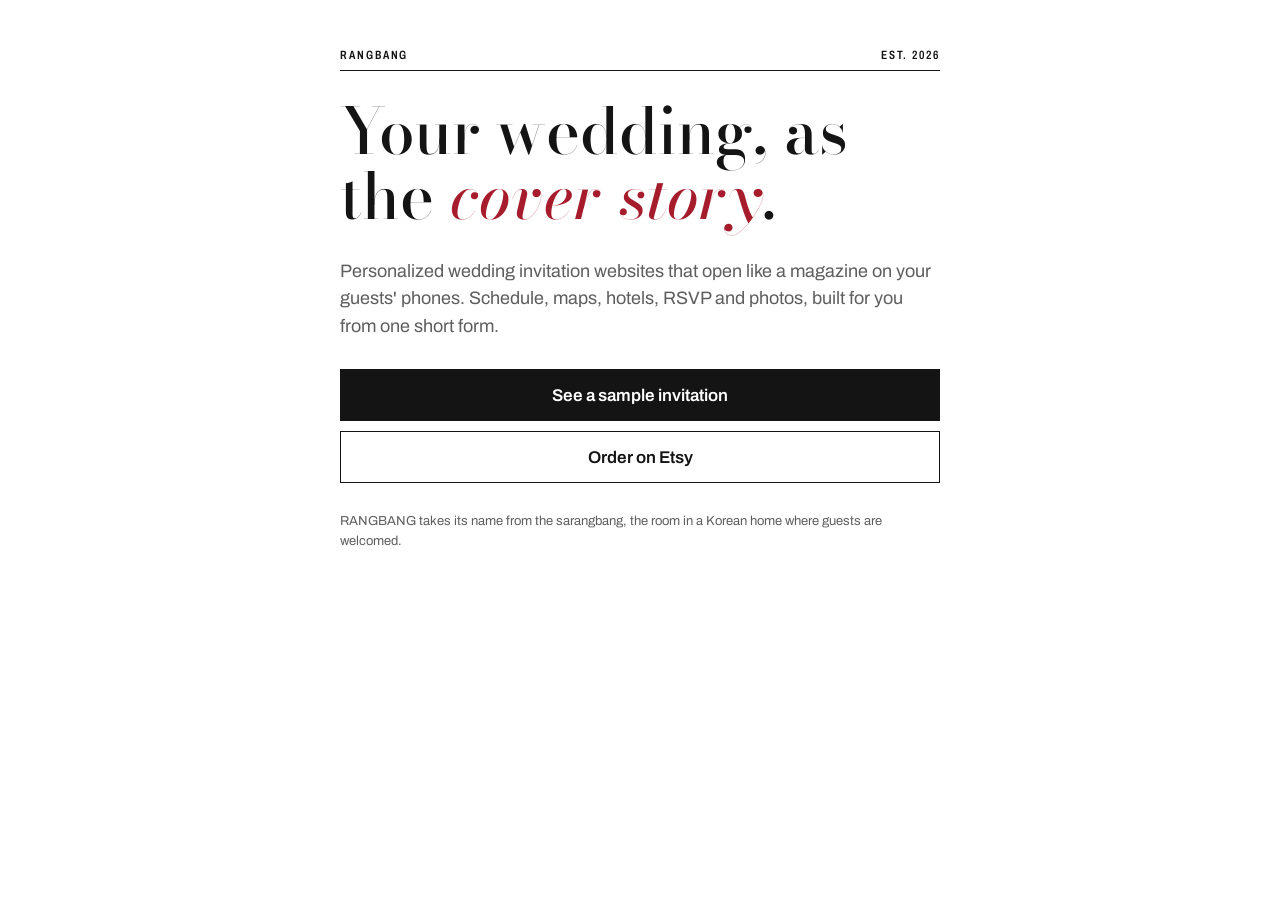
<file: index.html>
<!doctype html>
<html lang="en">
<head>
<meta charset="utf-8">
<meta name="viewport" content="width=device-width, initial-scale=1">
<title>RANGBANG · Wedding invitation websites that read like a magazine</title>
<meta name="description" content="Personalized wedding invitation websites that open like a magazine on your guests' phones. RSVP, schedule, maps, hotels and photos on one page.">
<meta property="og:title" content="RANGBANG">
<meta property="og:description" content="Wedding invitation websites that read like a magazine.">
<meta property="og:image" content="https://rangbang-studio.github.io/magazine/images/og.jpg">
<meta name="p:domain_verify" content="87df917d4a53a6c72e58a021d56336d2"/>
<link rel="icon" href="magazine/favicon.svg" type="image/svg+xml">
<link rel="stylesheet" href="magazine/fonts/fonts.css">
<style>
:root{ --ink:#141414; --paper:#FFFFFF; --accent:#A61C2C; --graphite:#5E5E5E }
*{ box-sizing:border-box }
html,body{ margin:0; background:var(--paper); color:var(--ink); font-family:'Archivo','Helvetica Neue',Arial,sans-serif }
main{ max-width:640px; margin:0 auto; padding:48px 20px 64px; display:grid; gap:28px }
.top{ display:flex; justify-content:space-between; font-size:12px; font-weight:600; font-stretch:72%; letter-spacing:.16em; text-transform:uppercase; padding-bottom:8px; border-bottom:1.5px solid var(--ink) }
h1{ margin:0; font-family:'Bodoni Moda',Didot,Georgia,serif; font-weight:500; font-size:clamp(40px,10vw,64px); line-height:1.02; text-wrap:balance }
h1 i{ color:var(--accent) }
p{ margin:0; font-size:18px; line-height:1.55; color:var(--graphite) }
.btns{ display:grid; gap:10px }
a.btn{ display:flex; align-items:center; justify-content:center; min-height:52px; font-weight:600; font-size:17px; text-decoration:none; border:1.5px solid var(--ink); color:var(--ink) }
a.btn.solid{ background:var(--ink); color:var(--paper) }
.foot{ font-size:13px; color:var(--graphite) }
</style>
</head>
<body>
<main>
  <div class="top"><span>RANGBANG</span><span>Est. 2026</span></div>
  <h1>Your wedding, as the <i>cover story</i>.</h1>
  <p>Personalized wedding invitation websites that open like a magazine on your guests' phones. Schedule, maps, hotels, RSVP and photos, built for you from one short form.</p>
  <div class="btns">
    <a class="btn solid" href="magazine/">See a sample invitation</a>
    <a class="btn" href="https://www.etsy.com/shop/RANGBANG">Order on Etsy</a>
  </div>
  <p class="foot">RANGBANG takes its name from the sarangbang, the room in a Korean home where guests are welcomed.</p>
</main>
</body>
</html>
</file>
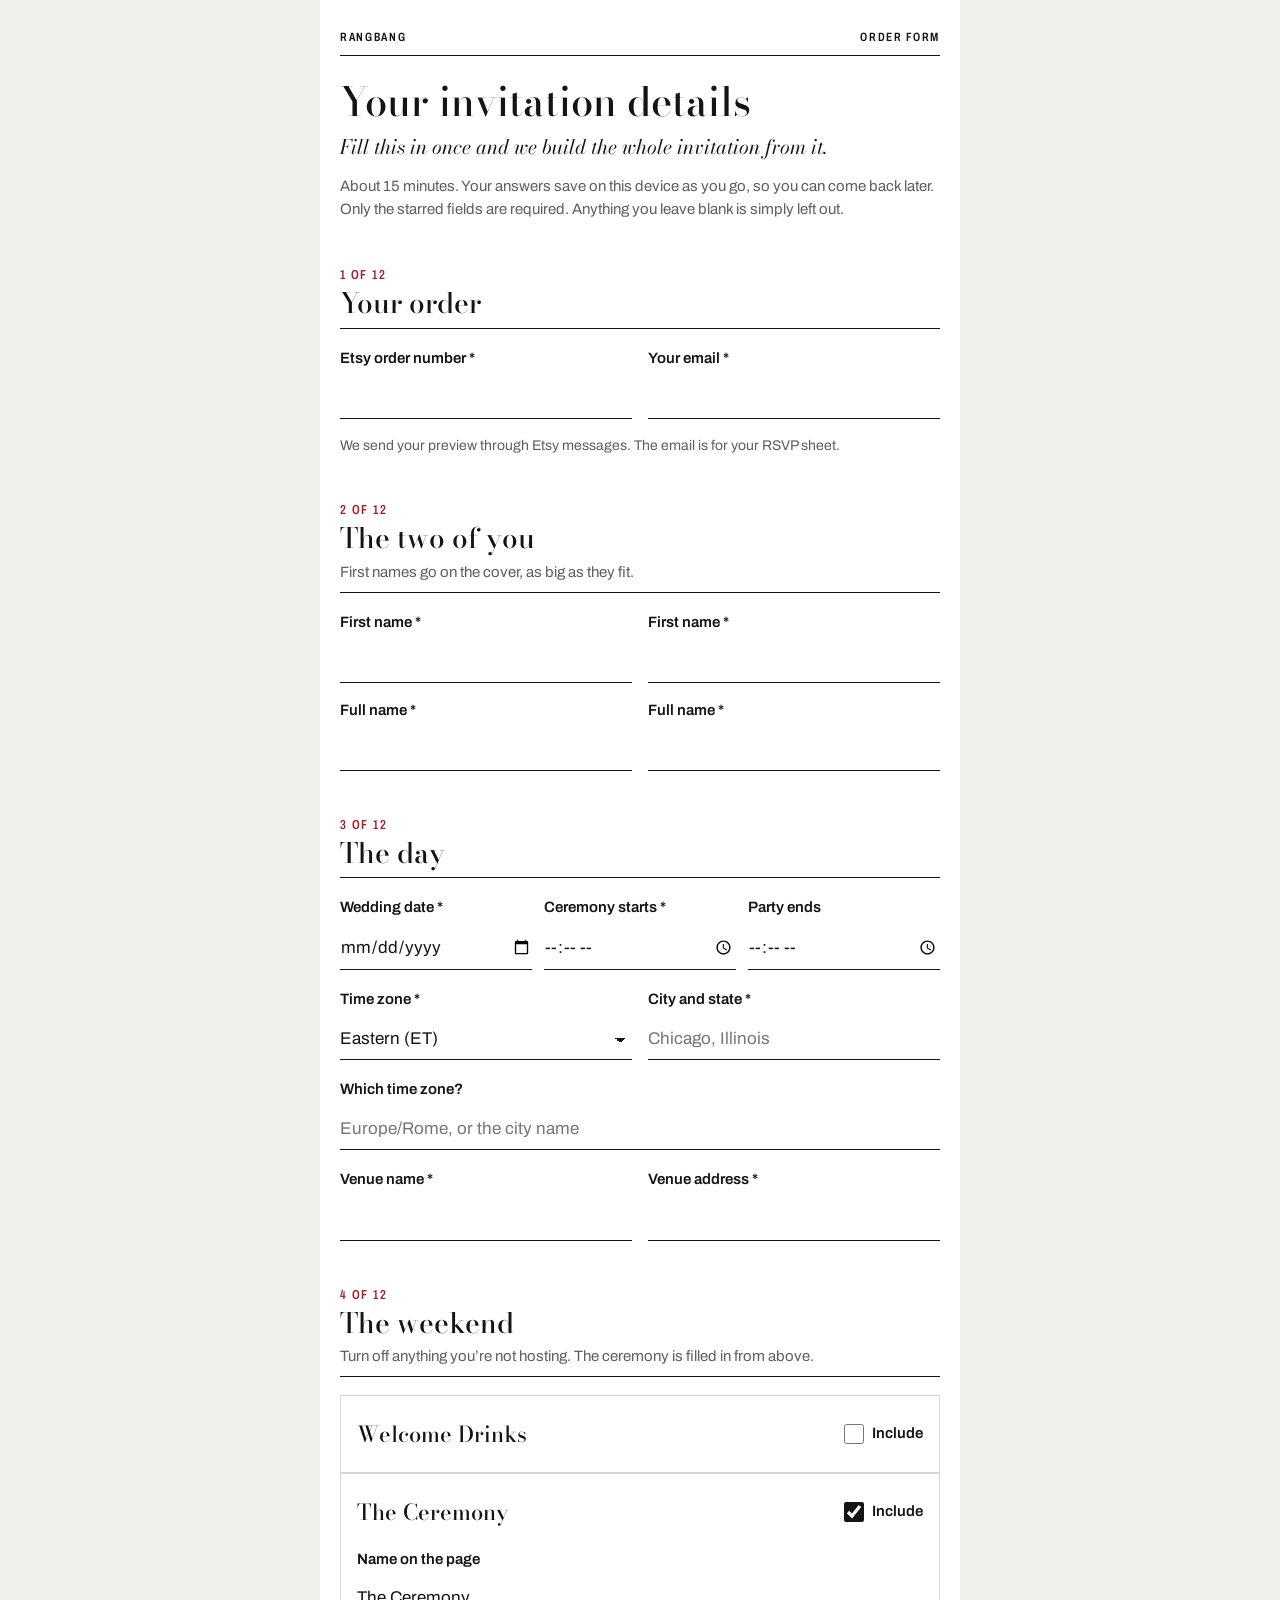
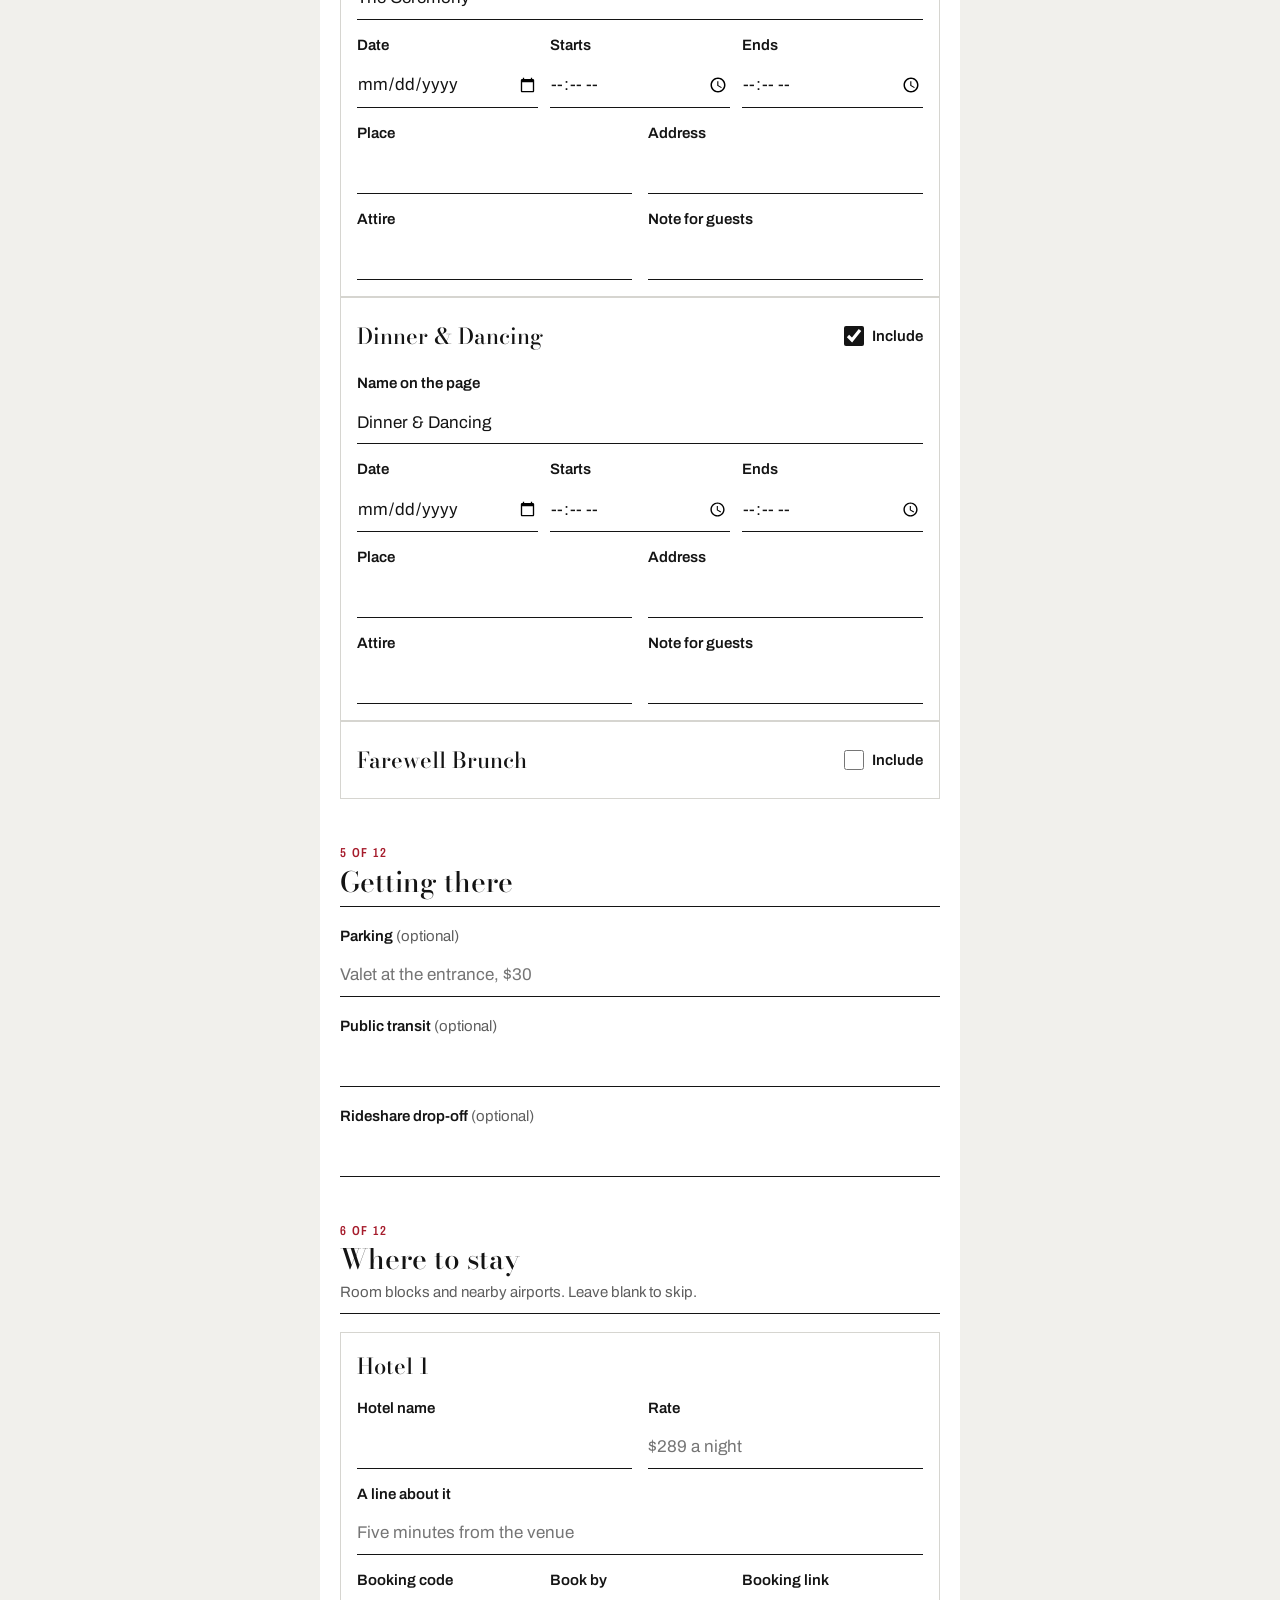
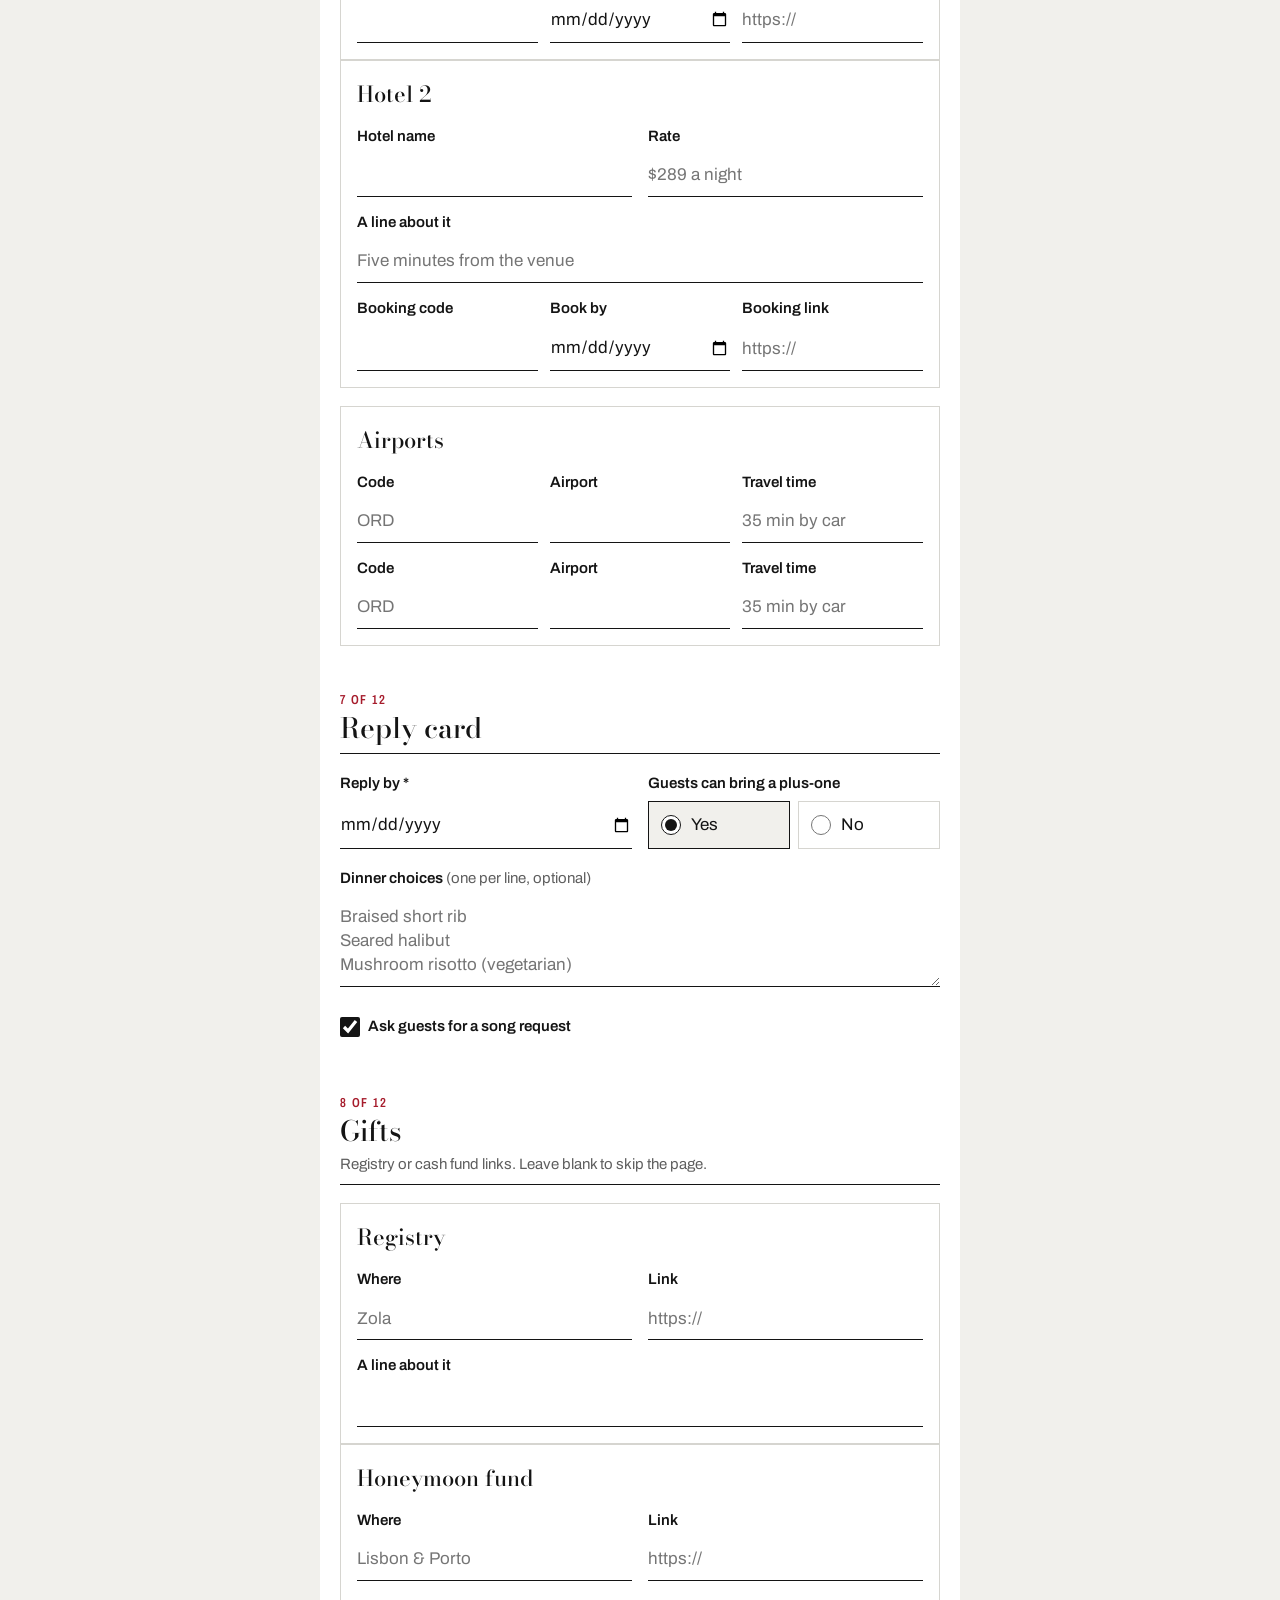
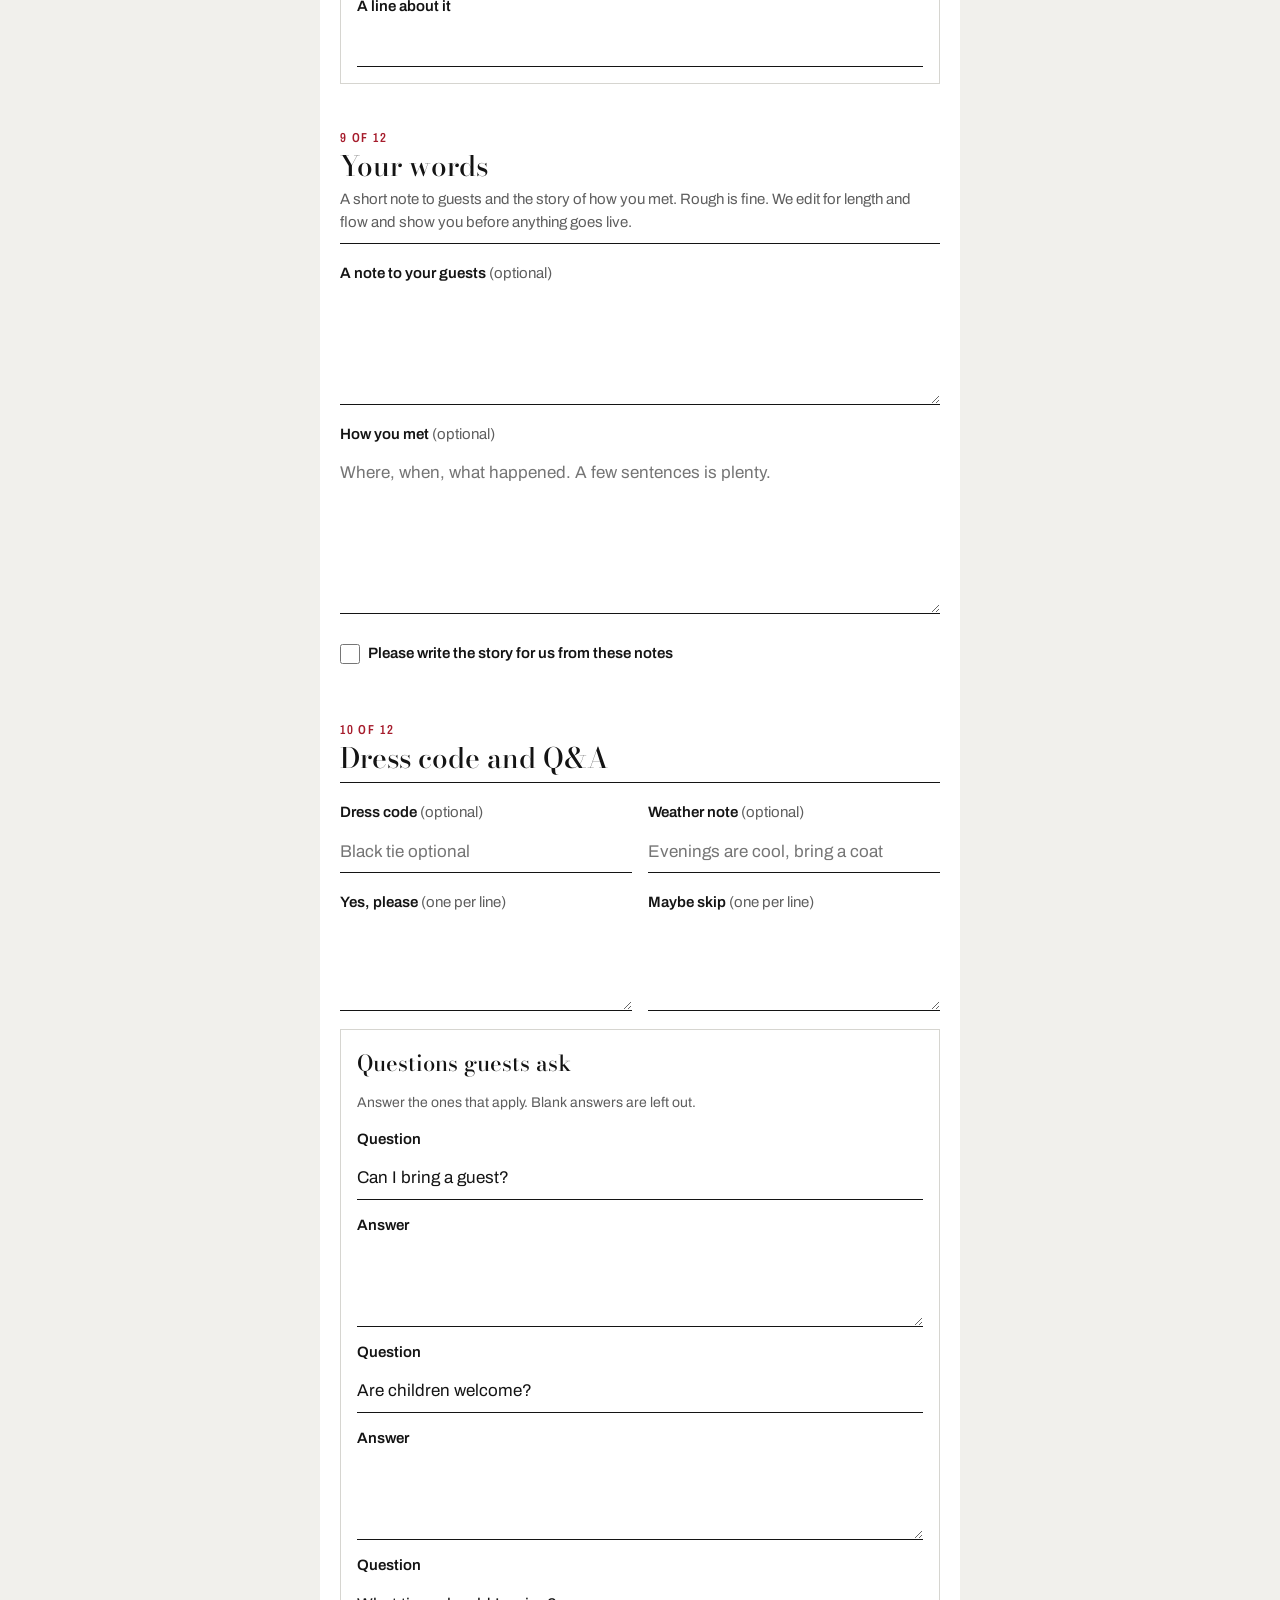
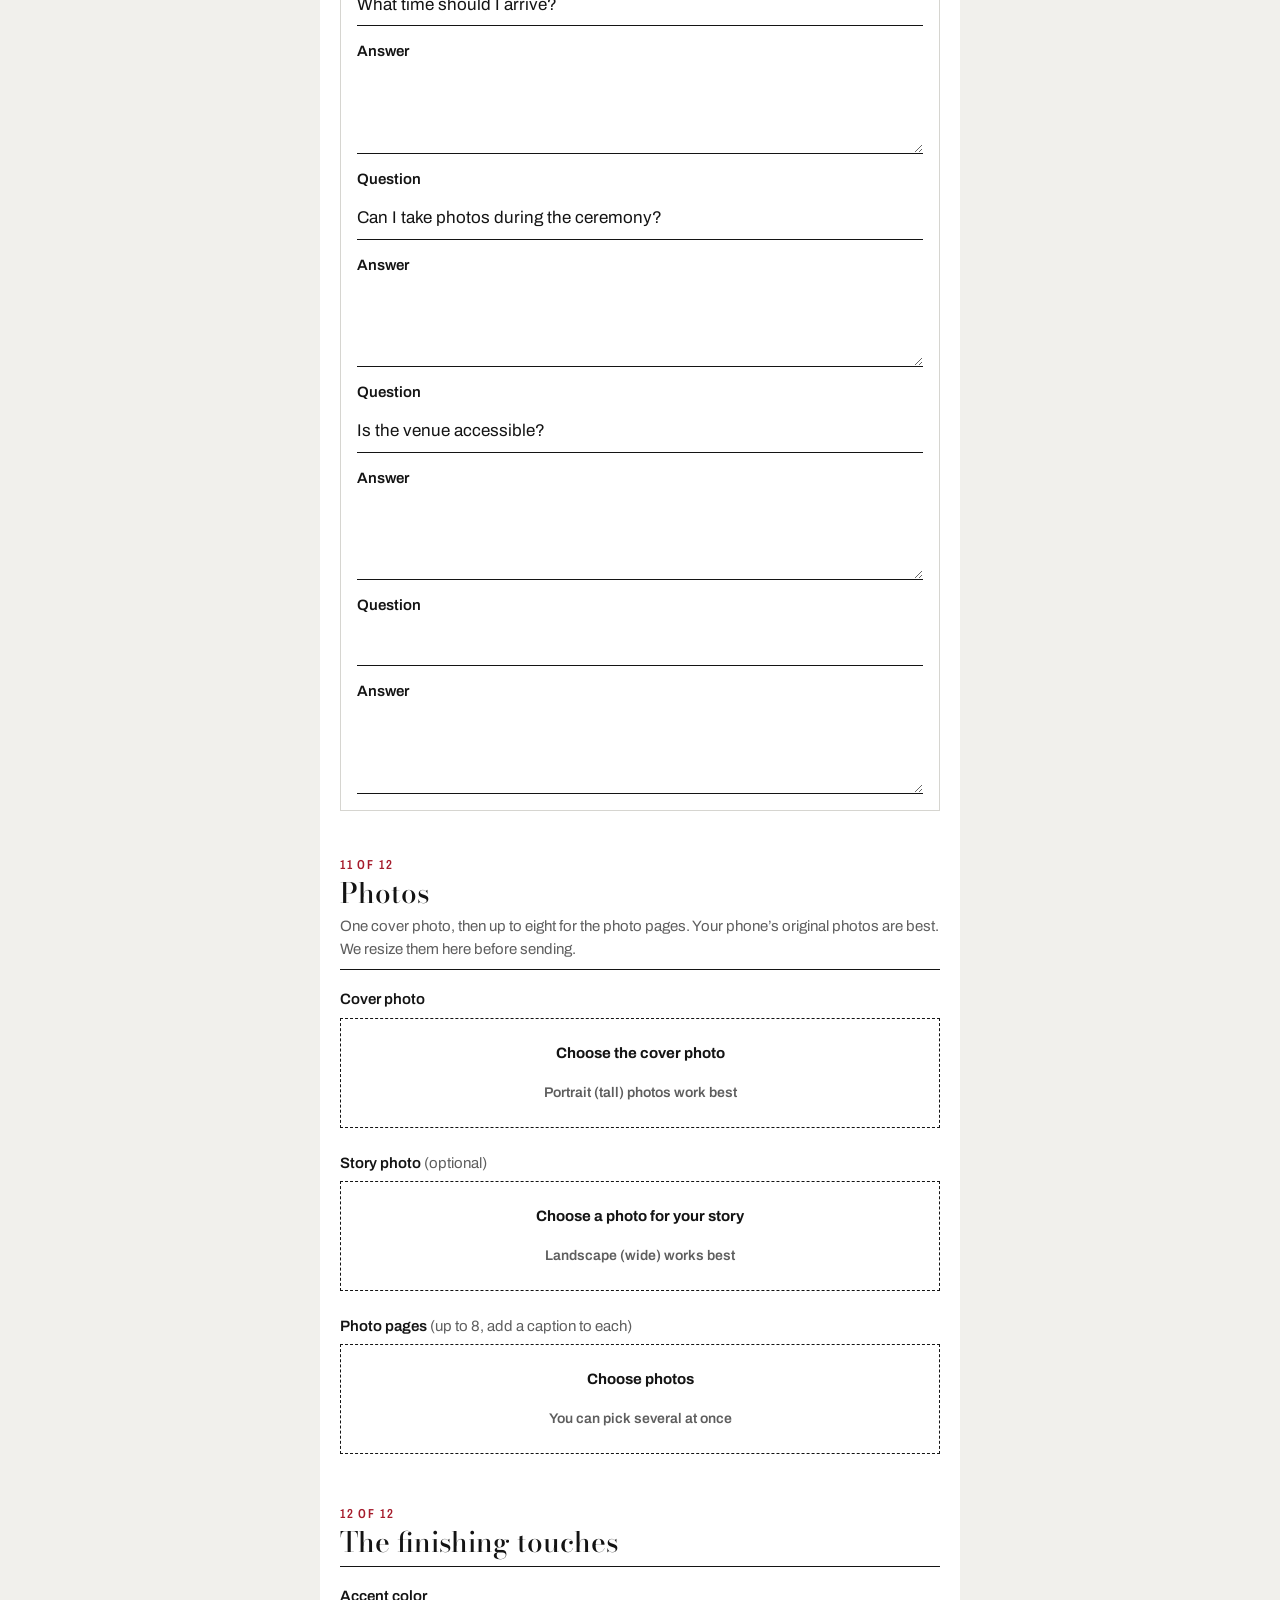
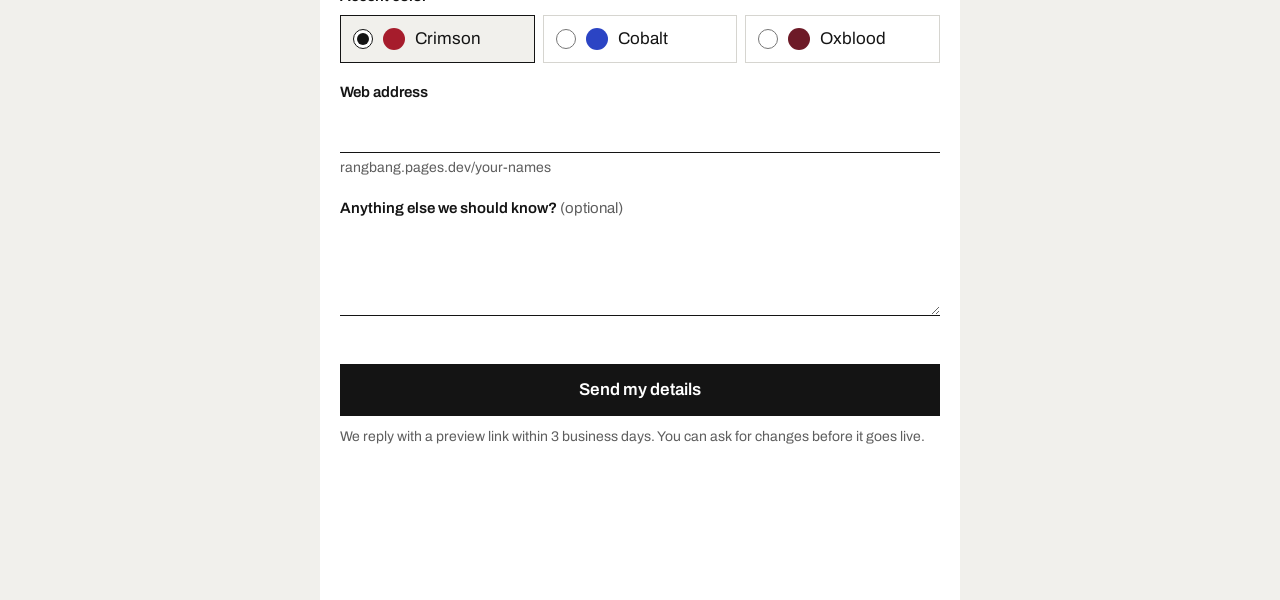
<file: order/index.html>
<!doctype html>
<html lang="en">
<head>
<meta charset="utf-8">
<meta name="viewport" content="width=device-width, initial-scale=1, viewport-fit=cover">
<meta name="robots" content="noindex, nofollow">
<title>RANGBANG · Order form</title>
<link rel="icon" href="../magazine/favicon.svg" type="image/svg+xml">
<link rel="stylesheet" href="../magazine/fonts/fonts.css">
</head>
<body>

<!-- 주문서 설정: endpoint가 비어 있으면 보내지 않고 미리보기 안내만 한다 -->
<script type="application/json" id="order-config">
{
  "endpoint": "https://script.google.com/macros/s/AKfycbxq1iz8HeG7QHfFo9LVNunLNOTVpD29UlTIPkFpGgSO8RJZgHQ_KjgiSm5E4dRVtUMo/exec",
  "domain": "https://rangbang.pages.dev",
  "turnaround": "3 business days"
}
</script>

<style>
/* RANGBANG 주문서 — Magazine 템플릿과 같은 지면 체계. 한 줄로 이어지는 양식, 섹션마다 번호 */
:root{
  --ink:#141414; --paper:#FFFFFF; --stock:#F1F0EC; --graphite:#5E5E5E; --rule:#D6D5D0; --accent:#A61C2C;
  --display:'Bodoni Moda','Bodoni 72',Didot,Georgia,serif;
  --text:'Archivo','Helvetica Neue',Arial,sans-serif;
  color-scheme:light;
}
*{ box-sizing:border-box }
html,body{ background:var(--stock) }
body{ margin:0; font-family:var(--text); font-size:17px; line-height:1.55; color:var(--ink); -webkit-text-size-adjust:100% }
p,h1,h2,h3,fieldset{ margin:0 }
fieldset{ border:0; padding:0; min-width:0 }
.wrap{ max-width:640px; margin:0 auto; background:var(--paper); padding-inline:20px; padding-block:28px 120px; min-height:100vh }
.brand{ display:flex; justify-content:space-between; font-size:12px; font-weight:600; font-stretch:72%; letter-spacing:.14em; text-transform:uppercase; padding-bottom:8px; border-bottom:1.5px solid var(--ink) }
h1{ font-family:var(--display); font-weight:500; font-size:40px; line-height:1.08; margin:24px 0 10px; text-wrap:balance }
.lead{ font-family:var(--display); font-style:italic; font-size:20px; line-height:1.4 }
.meta{ margin-top:14px; color:var(--graphite); font-size:15px }
.sec{ margin-top:44px; display:grid; gap:18px }
.sec-h{ display:grid; gap:2px; padding-bottom:8px; border-bottom:1.5px solid var(--ink) }
.sec-h span{ font-size:13px; font-weight:600; font-stretch:72%; letter-spacing:.14em; text-transform:uppercase; color:var(--accent) }
.sec-h h2{ font-family:var(--display); font-weight:500; font-size:28px; line-height:1.15 }
.sec-h p{ color:var(--graphite); font-size:15px; margin-top:4px }
.f{ display:grid; gap:6px; min-width:0 }
.f > label,.f > .lab{ font-size:15px; font-weight:600 }
.opt{ font-weight:400; color:var(--graphite) }
.hint{ font-size:14px; color:var(--graphite); margin-top:-2px }
.in{ width:100%; font:17px/1.4 var(--text); color:var(--ink); background:transparent; border:0; border-bottom:1.5px solid var(--ink); border-radius:0; padding:9px 0; -webkit-appearance:none; appearance:none }
select.in{ background-image:linear-gradient(45deg,transparent 50%,var(--ink) 50%),linear-gradient(135deg,var(--ink) 50%,transparent 50%); background-position:calc(100% - 12px) 55%,calc(100% - 7px) 55%; background-size:5px 5px; background-repeat:no-repeat; padding-right:24px }
textarea.in{ min-height:84px; resize:vertical }
.in:focus{ outline:none; border-bottom-color:var(--accent); box-shadow:0 1.5px 0 var(--accent) }
.row2{ display:grid; grid-template-columns:repeat(2,minmax(0,1fr)); gap:16px }
.row3{ display:grid; grid-template-columns:repeat(3,minmax(0,1fr)); gap:12px }
@media (max-width:420px){ .row3{ grid-template-columns:repeat(2,minmax(0,1fr)) } .row3 > :last-child{ grid-column:1/-1 } }
.card{ border:1.5px solid var(--rule); padding:16px; display:grid; gap:14px }
.card.off > :not(.card-h){ display:none }
.card-h{ display:flex; align-items:center; justify-content:space-between; gap:12px }
.card-h b{ font-family:var(--display); font-weight:500; font-size:22px }
.toggle{ display:flex; align-items:center; gap:8px; font-size:15px; font-weight:600; cursor:pointer; min-height:44px }
.toggle input,.choice input{ width:20px; height:20px; margin:0; accent-color:var(--ink) }
.choices{ display:grid; gap:8px }
.choices.inline{ grid-template-columns:repeat(auto-fit,minmax(130px,1fr)) }
.choice{ display:flex; align-items:center; gap:10px; min-height:48px; padding:10px 12px; border:1.5px solid var(--rule); cursor:pointer }
.choice:has(input:checked){ border-color:var(--ink); background:var(--stock) }
.choice:has(input:focus-visible),.toggle:has(input:focus-visible){ outline:2px solid var(--accent); outline-offset:2px }
.sw{ width:22px; height:22px; border-radius:50%; flex:none }
.err{ color:var(--accent); font-size:14px; font-weight:600 }
.err:empty{ display:none }
.drop{ position:relative; display:grid; place-items:center; gap:4px; min-height:110px; padding:16px; border:1.5px dashed var(--ink); text-align:center; cursor:pointer }
.drop input{ position:absolute; inset:0; opacity:0; cursor:pointer }
.drop:has(input:focus-visible){ outline:2px solid var(--accent); outline-offset:3px }
.thumbs{ display:grid; gap:12px }
.thumb{ display:grid; grid-template-columns:72px minmax(0,1fr) auto; gap:12px; align-items:center }
.thumb img{ width:72px; height:72px; object-fit:cover; display:block }
.x{ width:44px; height:44px; border:1.5px solid var(--rule); background:none; cursor:pointer; font-size:18px }
.btn{ display:inline-flex; align-items:center; justify-content:center; min-height:52px; padding:12px 20px; font:600 17px/1.2 var(--text); color:var(--paper); background:var(--ink); border:0; border-radius:0; cursor:pointer; width:100% }
.btn[disabled]{ opacity:.55; cursor:progress }
.add{ justify-self:start; background:none; border:0; padding:6px 0; font:600 15px var(--text); text-decoration:underline; text-underline-offset:3px; cursor:pointer; color:var(--ink) }
.submit{ margin-top:48px; display:grid; gap:12px }
.done{ display:grid; gap:14px; margin-top:32px }
.done h2{ font-family:var(--display); font-weight:500; font-size:36px; line-height:1.1 }
:focus-visible{ outline:2px solid var(--accent); outline-offset:3px }
</style>

<main class="wrap">
  <div class="brand"><span>RANGBANG</span><span>Order form</span></div>
  <h1>Your invitation details</h1>
  <p class="lead">Fill this in once and we build the whole invitation from it.</p>
  <p class="meta">About 15 minutes. Your answers save on this device as you go, so you can come back later. Only the starred fields are required. Anything you leave blank is simply left out.</p>

  <form id="order" novalidate>

    <section class="sec">
      <div class="sec-h"><span>1 of 12</span><h2>Your order</h2></div>
      <div class="row2">
        <div class="f"><label for="o-order">Etsy order number *</label><input class="in" id="o-order" name="order" inputmode="numeric" autocomplete="off"><p class="err" data-err="order"></p></div>
        <div class="f"><label for="o-email">Your email *</label><input class="in" id="o-email" name="email" type="email" autocomplete="email"><p class="err" data-err="email"></p></div>
      </div>
      <p class="hint">We send your preview through Etsy messages. The email is for your RSVP sheet.</p>
    </section>

    <section class="sec">
      <div class="sec-h"><span>2 of 12</span><h2>The two of you</h2><p>First names go on the cover, as big as they fit.</p></div>
      <div class="row2">
        <div class="f"><label for="c-a">First name *</label><input class="in" id="c-a" name="firstA" autocomplete="off"><p class="err" data-err="firstA"></p></div>
        <div class="f"><label for="c-b">First name *</label><input class="in" id="c-b" name="firstB" autocomplete="off"><p class="err" data-err="firstB"></p></div>
        <div class="f"><label for="c-af">Full name *</label><input class="in" id="c-af" name="fullA" autocomplete="off"><p class="err" data-err="fullA"></p></div>
        <div class="f"><label for="c-bf">Full name *</label><input class="in" id="c-bf" name="fullB" autocomplete="off"><p class="err" data-err="fullB"></p></div>
      </div>
    </section>

    <section class="sec">
      <div class="sec-h"><span>3 of 12</span><h2>The day</h2></div>
      <div class="row3">
        <div class="f"><label for="d-date">Wedding date *</label><input class="in" id="d-date" name="date" type="date"><p class="err" data-err="date"></p></div>
        <div class="f"><label for="d-time">Ceremony starts *</label><input class="in" id="d-time" name="time" type="time"><p class="err" data-err="time"></p></div>
        <div class="f"><label for="d-end">Party ends</label><input class="in" id="d-end" name="end" type="time"></div>
      </div>
      <div class="row2">
        <div class="f"><label for="d-tz">Time zone *</label>
          <select class="in" id="d-tz" name="tz">
            <option value="America/New_York">Eastern (ET)</option>
            <option value="America/Chicago">Central (CT)</option>
            <option value="America/Denver">Mountain (MT)</option>
            <option value="America/Phoenix">Arizona (MST)</option>
            <option value="America/Los_Angeles">Pacific (PT)</option>
            <option value="America/Anchorage">Alaska (AKT)</option>
            <option value="Pacific/Honolulu">Hawaii (HT)</option>
            <option value="other">Somewhere else</option>
          </select>
        </div>
        <div class="f"><label for="d-city">City and state *</label><input class="in" id="d-city" name="city" placeholder="Chicago, Illinois" autocomplete="off"><p class="err" data-err="city"></p></div>
      </div>
      <div class="f" id="tzOtherBox" hidden><label for="d-tzo">Which time zone?</label><input class="in" id="d-tzo" name="tzOther" placeholder="Europe/Rome, or the city name"></div>
      <div class="row2">
        <div class="f"><label for="v-name">Venue name *</label><input class="in" id="v-name" name="venue" autocomplete="off"><p class="err" data-err="venue"></p></div>
        <div class="f"><label for="v-addr">Venue address *</label><input class="in" id="v-addr" name="address" autocomplete="off"><p class="err" data-err="address"></p></div>
      </div>
    </section>

    <section class="sec">
      <div class="sec-h"><span>4 of 12</span><h2>The weekend</h2><p>Turn off anything you’re not hosting. The ceremony is filled in from above.</p></div>
      <div id="events"></div>
    </section>

    <section class="sec">
      <div class="sec-h"><span>5 of 12</span><h2>Getting there</h2></div>
      <div class="f"><label for="g-park">Parking <span class="opt">(optional)</span></label><input class="in" id="g-park" name="parking" placeholder="Valet at the entrance, $30"></div>
      <div class="f"><label for="g-transit">Public transit <span class="opt">(optional)</span></label><input class="in" id="g-transit" name="transit"></div>
      <div class="f"><label for="g-ride">Rideshare drop-off <span class="opt">(optional)</span></label><input class="in" id="g-ride" name="rideshare"></div>
    </section>

    <section class="sec">
      <div class="sec-h"><span>6 of 12</span><h2>Where to stay</h2><p>Room blocks and nearby airports. Leave blank to skip.</p></div>
      <div id="hotels"></div>
      <div id="airports"></div>
    </section>

    <section class="sec">
      <div class="sec-h"><span>7 of 12</span><h2>Reply card</h2></div>
      <div class="row2">
        <div class="f"><label for="r-by">Reply by *</label><input class="in" id="r-by" name="rsvpBy" type="date"><p class="err" data-err="rsvpBy"></p></div>
        <div class="f"><span class="lab">Guests can bring a plus-one</span>
          <div class="choices inline"><label class="choice"><input type="radio" name="plusOne" value="yes" checked> Yes</label><label class="choice"><input type="radio" name="plusOne" value="no"> No</label></div>
        </div>
      </div>
      <div class="f"><label for="r-meals">Dinner choices <span class="opt">(one per line, optional)</span></label><textarea class="in" id="r-meals" name="meals" rows="3" placeholder="Braised short rib&#10;Seared halibut&#10;Mushroom risotto (vegetarian)"></textarea></div>
      <label class="toggle"><input type="checkbox" name="song" checked> Ask guests for a song request</label>
    </section>

    <section class="sec">
      <div class="sec-h"><span>8 of 12</span><h2>Gifts</h2><p>Registry or cash fund links. Leave blank to skip the page.</p></div>
      <div id="gifts"></div>
    </section>

    <section class="sec">
      <div class="sec-h"><span>9 of 12</span><h2>Your words</h2><p>A short note to guests and the story of how you met. Rough is fine. We edit for length and flow and show you before anything goes live.</p></div>
      <div class="f"><label for="w-letter">A note to your guests <span class="opt">(optional)</span></label><textarea class="in" id="w-letter" name="letter" rows="4"></textarea></div>
      <div class="f"><label for="w-story">How you met <span class="opt">(optional)</span></label><textarea class="in" id="w-story" name="story" rows="6" placeholder="Where, when, what happened. A few sentences is plenty."></textarea></div>
      <label class="toggle"><input type="checkbox" name="writeForUs"> Please write the story for us from these notes</label>
    </section>

    <section class="sec">
      <div class="sec-h"><span>10 of 12</span><h2>Dress code and Q&amp;A</h2></div>
      <div class="row2">
        <div class="f"><label for="s-code">Dress code <span class="opt">(optional)</span></label><input class="in" id="s-code" name="dress" placeholder="Black tie optional"></div>
        <div class="f"><label for="s-weather">Weather note <span class="opt">(optional)</span></label><input class="in" id="s-weather" name="weather" placeholder="Evenings are cool, bring a coat"></div>
      </div>
      <div class="row2">
        <div class="f"><label for="s-yes">Yes, please <span class="opt">(one per line)</span></label><textarea class="in" id="s-yes" name="dressYes" rows="3"></textarea></div>
        <div class="f"><label for="s-skip">Maybe skip <span class="opt">(one per line)</span></label><textarea class="in" id="s-skip" name="dressSkip" rows="3"></textarea></div>
      </div>
      <div id="faq"></div>
    </section>

    <section class="sec">
      <div class="sec-h"><span>11 of 12</span><h2>Photos</h2><p>One cover photo, then up to eight for the photo pages. Your phone’s original photos are best. We resize them here before sending.</p></div>
      <div class="f"><span class="lab">Cover photo</span><label class="drop"><input type="file" id="p-cover" accept="image/jpeg,image/png,image/webp"><b>Choose the cover photo</b><span class="hint">Portrait (tall) photos work best</span></label><div class="thumbs" id="t-cover"></div></div>
      <div class="f"><span class="lab">Story photo <span class="opt">(optional)</span></span><label class="drop"><input type="file" id="p-feature" accept="image/jpeg,image/png,image/webp"><b>Choose a photo for your story</b><span class="hint">Landscape (wide) works best</span></label><div class="thumbs" id="t-feature"></div></div>
      <div class="f"><span class="lab">Photo pages <span class="opt">(up to 8, add a caption to each)</span></span><label class="drop"><input type="file" id="p-gallery" accept="image/jpeg,image/png,image/webp" multiple><b>Choose photos</b><span class="hint">You can pick several at once</span></label><div class="thumbs" id="t-gallery"></div></div>
      <p class="err" id="photoErr"></p>
    </section>

    <section class="sec">
      <div class="sec-h"><span>12 of 12</span><h2>The finishing touches</h2></div>
      <div class="f"><span class="lab">Accent color</span>
        <div class="choices inline">
          <label class="choice"><input type="radio" name="accent" value="crimson" checked><span class="sw" style="background:#A61C2C"></span> Crimson</label>
          <label class="choice"><input type="radio" name="accent" value="cobalt"><span class="sw" style="background:#2B44C4"></span> Cobalt</label>
          <label class="choice"><input type="radio" name="accent" value="oxblood"><span class="sw" style="background:#6D1A27"></span> Oxblood</label>
        </div>
      </div>
      <div class="f"><label for="x-slug">Web address</label><input class="in" id="x-slug" name="slug" autocomplete="off"><p class="hint" id="slugHint"></p></div>
      <div class="f"><label for="x-notes">Anything else we should know? <span class="opt">(optional)</span></label><textarea class="in" id="x-notes" name="notes" rows="3"></textarea></div>
    </section>

    <div class="submit">
      <button class="btn" type="submit" id="send">Send my details</button>
      <p class="err" id="sendErr"></p>
      <p class="hint">We reply with a preview link within <span id="turn"></span>. You can ask for changes before it goes live.</p>
    </div>
  </form>

  <div class="done" id="done" hidden tabindex="-1"></div>
</main>

<script>
(() => {
  'use strict';
  const CFG = JSON.parse(document.getElementById('order-config').textContent);
  const $ = (s, el) => (el || document).querySelector(s);
  const $$ = (s, el) => Array.from((el || document).querySelectorAll(s));
  const esc = v => String(v == null ? '' : v).replace(/[&<>"']/g, c => ({ '&': '&amp;', '<': '&lt;', '>': '&gt;', '"': '&quot;', "'": '&#39;' })[c]);
  const form = $('#order');
  const SEOUL = new URLSearchParams(location.search).get('design') === 'seoul';
  const SEOUL_THEMES = ['brown', 'emerald', 'butter', 'chartreuse', 'random'];
  const requestedTheme = new URLSearchParams(location.search).get('theme');
  const KEY = SEOUL ? 'rangbang-order-draft-seoul' : 'rangbang-order-draft';
  $('#turn').textContent = CFG.turnaround;

  /* ── 반복 칸 ── */
  const EVENTS = [
    { id: 'welcome', name: 'Welcome Drinks', on: false },
    { id: 'ceremony', name: 'The Ceremony', on: true, main: true },
    { id: 'reception', name: 'Dinner & Dancing', on: true },
    { id: 'brunch', name: 'Farewell Brunch', on: false }
  ];
  $('#events').innerHTML = EVENTS.map(e => `
    <div class="card${e.on ? '' : ' off'}" data-event="${e.id}">
      <div class="card-h"><b>${esc(e.name)}</b><label class="toggle"><input type="checkbox" name="ev-${e.id}-on"${e.on ? ' checked' : ''}> Include</label></div>
      <div class="f"><label for="ev-${e.id}-name">Name on the page</label><input class="in" id="ev-${e.id}-name" name="ev-${e.id}-name" value="${esc(e.name)}"></div>
      <div class="row3">
        <div class="f"><label for="ev-${e.id}-date">Date</label><input class="in" id="ev-${e.id}-date" name="ev-${e.id}-date" type="date"></div>
        <div class="f"><label for="ev-${e.id}-start">Starts</label><input class="in" id="ev-${e.id}-start" name="ev-${e.id}-start" type="time"></div>
        <div class="f"><label for="ev-${e.id}-end">Ends</label><input class="in" id="ev-${e.id}-end" name="ev-${e.id}-end" type="time"></div>
      </div>
      <div class="row2">
        <div class="f"><label for="ev-${e.id}-place">Place</label><input class="in" id="ev-${e.id}-place" name="ev-${e.id}-place"></div>
        <div class="f"><label for="ev-${e.id}-address">Address</label><input class="in" id="ev-${e.id}-address" name="ev-${e.id}-address"></div>
      </div>
      <div class="row2">
        <div class="f"><label for="ev-${e.id}-attire">Attire</label><input class="in" id="ev-${e.id}-attire" name="ev-${e.id}-attire"></div>
        <div class="f"><label for="ev-${e.id}-note">Note for guests</label><input class="in" id="ev-${e.id}-note" name="ev-${e.id}-note"></div>
      </div>
    </div>`).join('');
  $('#hotels').innerHTML = [1, 2].map(i => `
    <div class="card"><div class="card-h"><b>Hotel ${i}</b></div>
      <div class="row2"><div class="f"><label for="h${i}-name">Hotel name</label><input class="in" id="h${i}-name" name="h${i}-name"></div><div class="f"><label for="h${i}-rate">Rate</label><input class="in" id="h${i}-rate" name="h${i}-rate" placeholder="$289 a night"></div></div>
      <div class="f"><label for="h${i}-note">A line about it</label><input class="in" id="h${i}-note" name="h${i}-note" placeholder="Five minutes from the venue"></div>
      <div class="row3"><div class="f"><label for="h${i}-code">Booking code</label><input class="in" id="h${i}-code" name="h${i}-code"></div><div class="f"><label for="h${i}-by">Book by</label><input class="in" id="h${i}-by" name="h${i}-by" type="date"></div><div class="f"><label for="h${i}-url">Booking link</label><input class="in" id="h${i}-url" name="h${i}-url" type="url" placeholder="https://"></div></div>
    </div>`).join('');
  $('#airports').innerHTML = `<div class="card"><div class="card-h"><b>Airports</b></div>${[1, 2].map(i => `
      <div class="row3"><div class="f"><label for="a${i}-code">Code</label><input class="in" id="a${i}-code" name="a${i}-code" placeholder="ORD" maxlength="4"></div><div class="f"><label for="a${i}-name">Airport</label><input class="in" id="a${i}-name" name="a${i}-name"></div><div class="f"><label for="a${i}-time">Travel time</label><input class="in" id="a${i}-time" name="a${i}-time" placeholder="35 min by car"></div></div>`).join('')}</div>`;
  $('#gifts').innerHTML = [['Registry', 'Open the registry'], ['Honeymoon fund', 'Add to the fund']].map((g, i) => `
    <div class="card"><div class="card-h"><b>${g[0]}</b></div>
      <div class="row2"><div class="f"><label for="gf${i}-name">Where</label><input class="in" id="gf${i}-name" name="gf${i}-name" placeholder="${i ? 'Lisbon & Porto' : 'Zola'}"></div><div class="f"><label for="gf${i}-url">Link</label><input class="in" id="gf${i}-url" name="gf${i}-url" type="url" placeholder="https://"></div></div>
      <div class="f"><label for="gf${i}-note">A line about it</label><input class="in" id="gf${i}-note" name="gf${i}-note"></div>
      <input type="hidden" name="gf${i}-label" value="${g[0]}"><input type="hidden" name="gf${i}-button" value="${g[1]}">
    </div>`).join('');
  const FAQ = [
    ['Can I bring a guest?', ''], ['Are children welcome?', ''], ['What time should I arrive?', ''],
    ['Can I take photos during the ceremony?', ''], ['Is the venue accessible?', ''], ['', '']
  ];
  $('#faq').innerHTML = `<div class="card"><div class="card-h"><b>Questions guests ask</b></div><p class="hint">Answer the ones that apply. Blank answers are left out.</p>${FAQ.map((q, i) => `
      <div class="f"><label for="q${i}-q">Question</label><input class="in" id="q${i}-q" name="q${i}-q" value="${esc(q[0])}"></div>
      <div class="f"><label for="q${i}-a">Answer</label><textarea class="in" id="q${i}-a" name="q${i}-a" rows="2"></textarea></div>`).join('')}</div>`;

  // Seoul은 WEDDING에 있는 질문만 받는다. Magazine DOM·설정은 그대로 둔다.
  if (SEOUL) {
    document.title = 'RANGBANG · Seoul order form';
    $('.brand span:last-child').textContent = 'Seoul order form';
    const hide = el => { el.style.display = 'none'; };
    ['#events', '#hotels'].forEach(s => hide($(s).closest('section')));
    ['end', 'story'].forEach(n => { const el = form.elements.namedItem(n); if (el) hide(el.closest('.f')); });
    ['plusOne', 'song', 'writeForUs'].forEach(n => hide(form.elements.namedItem(n)[0]?.closest('.f') || form.elements.namedItem(n).closest('.toggle')));
    const dressSec = $('#s-code').closest('section');
    $('h2', dressSec).textContent = 'Dress code';
    $('label[for="s-weather"]').innerHTML = 'Dress code note <span class="opt">(optional)</span>';
    $('#s-weather').placeholder = 'Our evening celebration is outdoors; bring a light jacket.';
    hide($('#s-yes').closest('.row2'));
    hide($('#faq'));
    const words = $('#w-letter').closest('section');
    $('h2', words).textContent = 'Your invitation';
    $('.sec-h p', words).textContent = 'A short greeting for your guests. Leave blank to show just your names.';
    $('label[for="w-letter"]').innerHTML = 'Greeting for your guests <span class="opt">(optional)</span>';
    const field = (id, name, label, extra = '') => '<div class="f"><label for="' + id + '">' + label + '</label><input class="in" id="' + id + '" name="' + name + '" ' + extra + '></div>';
    // 이름 옆 호칭: 동성 커플도 주문할 수 있게 고른다 (빈 값이면 호칭 없이 이름만)
    const roleSel = (id, name, label, pick) => '<div class="f"><label for="' + id + '">' + label + '</label><select class="in" id="' + id + '" name="' + name + '">' + [['The Bride', 'Bride'], ['The Groom', 'Groom'], ['The Partner', 'Partner'], ['', 'No title']].map(([v, t]) => '<option value="' + v + '"' + (v === pick ? ' selected' : '') + '>' + t + '</option>').join('') + '</select></div>';
    $('#c-bf').closest('.f').insertAdjacentHTML('afterend', roleSel('s-role-a', 'roleA', 'Shown as', 'The Bride') + roleSel('s-role-b', 'roleB', 'Shown as', 'The Groom'));
    $('#w-letter').closest('.f').insertAdjacentHTML('beforebegin', field('s-invited', 'invited', 'Opening line <span class="opt">(optional)</span>', 'placeholder="Together with their families"'));
    $('#gifts').innerHTML = '<div class="card">' +
      field('gf0-name', 'gf0-name', 'Gift section title', 'placeholder="Honeymoon Fund"') +
      field('gf0-url', 'gf0-url', 'Registry link <span class="opt">(optional)</span>', 'type="url" placeholder="https://"') +
      field('s-paypal', 'paypal', 'PayPal.Me link <span class="opt">(optional)</span>', 'type="url" placeholder="https://paypal.me/yourname"') +
      field('gf0-note', 'gf0-note', 'A note about gifts <span class="opt">(optional)</span>') +
      field('s-amounts', 'amounts', 'Suggested gifts in USD <span class="opt">(optional, one amount per comma)</span>', 'placeholder="50, 100, 200, 300"') +
      '<p class="hint">Leave both links blank to leave gifts out. PayPal amounts are in USD.</p></div>';
    const photoSec = $('#p-cover').closest('section');
    $('.sec-h p', photoSec).textContent = 'One cover photo, an optional introduction photo, then up to eight gallery photos in the order you choose them.';
    $('#p-feature').closest('.f').querySelector('.lab').innerHTML = 'Introduction photo <span class="opt">(optional)</span>';
    $('#p-feature').nextElementSibling.textContent = 'Choose an introduction photo';
    $('#p-feature').closest('.drop').querySelector('.hint').textContent = 'Portrait photos work best';
    $('#p-gallery').closest('.f').querySelector('.lab').innerHTML = 'Gallery photos <span class="opt">(up to 8, kept in upload order)</span>';
    $('#p-gallery').closest('.f').insertAdjacentHTML('afterend', '<div class="f"><label for="s-show">Photos visible before “More”</label><select class="in" id="s-show" name="galleryShow"><option value="3">3</option><option value="6" selected>6</option><option value="8">8 (all)</option></select></div>');
    const accent = $('input[name="accent"]').closest('.f');
    $('.lab', accent).textContent = 'Seoul theme';
    $('.choices', accent).innerHTML = [['brown', 'Brown', '#5b371e'], ['emerald', 'Emerald', '#176947'], ['butter', 'Butter', '#f5df84'], ['chartreuse', 'Chartreuse', '#c8dc4d'], ['random', 'Rotate all four on each visit', 'linear-gradient(90deg,#5b371e 25%,#176947 25% 50%,#f5df84 50% 75%,#c8dc4d 75%)']].map(([v, label, color]) => '<label class="choice"><input type="radio" name="theme" value="' + v + '"' + (v === 'brown' ? ' checked' : '') + '><span class="sw" style="background:' + color + '"></span>' + label + '</label>').join('');
    accent.insertAdjacentHTML('afterend', field('s-share', 'shareText', 'Sharing message <span class="opt">(optional)</span>', 'placeholder="Share our celebration with the ones you love."'));
    const sections = $$('.sec', form).filter(el => el.style.display !== 'none');
    sections.forEach((el, i) => $('.sec-h span', el).textContent = (i + 1) + ' of ' + sections.length);
  }

  /* ── 입력 연동 ── */
  form.addEventListener('change', e => {
    const t = e.target;
    const m = /^ev-(\w+)-on$/.exec(t.name || '');
    if (m) t.closest('.card').classList.toggle('off', !t.checked);
    if (t.name === 'tz') $('#tzOtherBox').hidden = t.value !== 'other';
  });
  const slugify = s => s.toLowerCase().normalize('NFD').replace(/[̀-ͯ]/g, '').replace(/[^a-z0-9]+/g, '-').replace(/^-|-$/g, '');
  let slugTouched = false;
  $('#x-slug').addEventListener('input', () => { slugTouched = true; showSlug(); });
  function showSlug() {
    const v = slugify($('#x-slug').value) || 'your-names';
    $('#slugHint').textContent = CFG.domain.replace(/^https?:\/\//, '') + '/' + v;
  }
  form.addEventListener('input', e => {
    const n = e.target.name;
    if ((n === 'firstA' || n === 'firstB') && !slugTouched) {
      $('#x-slug').value = slugify([form.firstA.value, form.firstB.value].filter(Boolean).join('-'));
    }
    if (n === 'date' || n === 'time' || n === 'end' || n === 'venue' || n === 'address') {
      const map = { date: 'date', time: 'start', end: 'end', venue: 'place', address: 'address' };
      ['ceremony', 'reception'].forEach(id => {
        const key = map[n];
        if (id === 'reception' && key === 'start') return;
        if (id === 'ceremony' && key === 'end') return;
        const el = form['ev-' + id + '-' + key];
        if (el && (!el.value || el.dataset.auto === '1')) { el.value = e.target.value; el.dataset.auto = '1'; }
      });
    }
    saveDraft();
  });
  showSlug();

  /* ── 임시 저장 (이 기기에만) ── */
  let saveTimer = 0;
  function saveDraft() {
    clearTimeout(saveTimer);
    saveTimer = setTimeout(() => {
      const data = {};
      $$('input,select,textarea', form).forEach(el => {
        if (!el.name || el.type === 'file') return;
        if (el.type === 'checkbox') data[el.name] = el.checked;
        else if (el.type === 'radio') { if (el.checked) data[el.name] = el.value; }
        else data[el.name] = el.value;
      });
      try { localStorage.setItem(KEY, JSON.stringify(data)); } catch (e) { /* 저장이 막힌 브라우저는 그냥 넘어간다 */ }
    }, 400);
  }
  form.addEventListener('change', saveDraft);
  try {
    const d = JSON.parse(localStorage.getItem(KEY) || 'null');
    if (d) $$('input,select,textarea', form).forEach(el => {
      if (!el.name || el.type === 'file' || !(el.name in d)) return;
      if (el.type === 'checkbox') { el.checked = !!d[el.name]; const m = /^ev-(\w+)-on$/.exec(el.name); if (m) el.closest('.card').classList.toggle('off', !el.checked); }
      else if (el.type === 'radio') el.checked = d[el.name] === el.value;
      else el.value = d[el.name];
    });
    if (d && d.slug) slugTouched = true;
    $('#tzOtherBox').hidden = form.tz.value !== 'other';
    showSlug();
  } catch (e) { /* 저장된 초안이 없거나 읽을 수 없음 */ }

  // 구매한 색은 이 기기에 남은 초안보다 우선한다. 이후 구매자가 바꿀 수 있다.
  if (SEOUL && SEOUL_THEMES.includes(requestedTheme)) {
    form.querySelector('input[name="theme"][value="' + requestedTheme + '"]').checked = true;
  }

  /* ── 사진: 브라우저에서 줄여 보낸다 ── */
  const photos = { cover: [], feature: [], gallery: [] };
  const LIMIT = { cover: 1, feature: 1, gallery: 8 };
  async function shrink(file) {
    const url = URL.createObjectURL(file);
    try {
      const img = await new Promise((res, rej) => { const i = new Image(); i.onload = () => res(i); i.onerror = rej; i.src = url; });
      const scale = Math.min(1, 2000 / Math.max(img.naturalWidth, img.naturalHeight));
      const w = Math.round(img.naturalWidth * scale), h = Math.round(img.naturalHeight * scale);
      const c = document.createElement('canvas'); c.width = w; c.height = h;
      c.getContext('2d').drawImage(img, 0, 0, w, h);
      const dataUrl = c.toDataURL('image/jpeg', 0.86);
      return { dataUrl, w, h };
    } finally { URL.revokeObjectURL(url); }
  }
  function renderThumbs(kind) {
    $('#t-' + kind).innerHTML = photos[kind].map((p, i) => `
      <div class="thumb"><img src="${p.dataUrl}" alt="">
        ${kind === 'gallery' && !SEOUL ? `<div class="f"><label for="cap-${i}">Caption</label><input class="in" id="cap-${i}" data-cap="${i}" value="${esc(p.caption || '')}" placeholder="Where and when"></div>` : `<span class="hint">${p.w} × ${p.h}</span>`}
        <button class="x" type="button" data-rm="${kind}:${i}" aria-label="Remove photo">✕</button></div>`).join('');
  }
  ['cover', 'feature', 'gallery'].forEach(kind => {
    $('#p-' + kind).addEventListener('change', async e => {
      $('#photoErr').textContent = '';
      for (const f of Array.from(e.target.files)) {
        if (photos[kind].length >= LIMIT[kind]) { if (kind !== 'gallery') photos[kind] = []; else { $('#photoErr').textContent = 'Up to 8 photos for the photo pages.'; break; } }
        try { photos[kind].push(await shrink(f)); }
        catch (err) { $('#photoErr').textContent = 'One photo couldn’t be read. Please use JPG or PNG.'; }
      }
      e.target.value = '';
      renderThumbs(kind);
    });
  });
  document.addEventListener('click', e => {
    const b = e.target.closest('[data-rm]'); if (!b) return;
    const [kind, i] = b.dataset.rm.split(':'); photos[kind].splice(+i, 1); renderThumbs(kind);
  });
  document.addEventListener('input', e => { const i = e.target.dataset && e.target.dataset.cap; if (i != null) photos.gallery[+i].caption = e.target.value; });

  /* ── 설정으로 바꾸기: 키 이름이 청첩장 설정 블록과 같다 ── */
  const val = n => String((form[n] && form[n].value) || '').trim();
  const lines = n => val(n).split(/\n+/).map(s => s.trim()).filter(Boolean);
  const paras = n => val(n).split(/\n\s*\n|\n/).map(s => s.trim()).filter(Boolean);
  const TZ_LABEL = { 'America/New_York': 'ET', 'America/Chicago': 'CT', 'America/Denver': 'MT', 'America/Phoenix': 'MST', 'America/Los_Angeles': 'PT', 'America/Anchorage': 'AKT', 'Pacific/Honolulu': 'HT' };
  function utcOffset(tz, ymd, hm) {
    try {
      const [y, m, d] = ymd.split('-').map(Number), [H, M] = (hm || '12:00').split(':').map(Number);
      const guess = Date.UTC(y, m - 1, d, H, M);
      const parts = new Intl.DateTimeFormat('en-US', { timeZone: tz, hourCycle: 'h23', year: 'numeric', month: '2-digit', day: '2-digit', hour: '2-digit', minute: '2-digit' }).formatToParts(new Date(guess));
      const g = t => +parts.find(p => p.type === t).value;
      const off = Math.round((Date.UTC(g('year'), g('month') - 1, g('day'), g('hour') % 24, g('minute')) - guess) / 60000);
      const a = Math.abs(off);
      return (off < 0 ? '-' : '+') + String(Math.floor(a / 60)).padStart(2, '0') + ':' + String(a % 60).padStart(2, '0');
    } catch (e) { return ''; }
  }
  const addMinutes = (hm, n) => { const [h, m] = hm.split(':').map(Number); const t = Math.min(h * 60 + m + n, 23 * 60 + 59); return String(Math.floor(t / 60)).padStart(2, '0') + ':' + String(t % 60).padStart(2, '0'); };
  const nextDay = ymd => { const [y, m, d] = ymd.split('-').map(Number); const t = new Date(Date.UTC(y, m - 1, d + 1)); return t.toISOString().slice(0, 10); };
  const ratioOf = p => { const r = p.w / p.h; const opts = [['4/5', .8], ['1/1', 1], ['3/2', 1.5], ['2/3', .667], ['16/9', 1.778]]; return opts.reduce((a, b) => (Math.abs(b[1] - r) < Math.abs(a[1] - r) ? b : a))[0]; };
  const MON = ['January', 'February', 'March', 'April', 'May', 'June', 'July', 'August', 'September', 'October', 'November', 'December'];
  const WD = ['Sunday', 'Monday', 'Tuesday', 'Wednesday', 'Thursday', 'Friday', 'Saturday'];

  function buildConfig() {
    const tz = form.tz.value === 'other' ? val('tzOther') : form.tz.value;
    const date = val('date'), time = val('time'), end = val('end');
    const slug = slugify(val('slug')) || slugify(val('firstA') + '-' + val('firstB'));
    const [y, m, d] = date.split('-').map(Number);
    const long = WD[new Date(Date.UTC(y, m - 1, d)).getUTCDay()] + ', ' + MON[m - 1] + ' ' + d + ', ' + y;
    const events = EVENTS.filter(e => form['ev-' + e.id + '-on'].checked).map(e => {
      const g = k => val('ev-' + e.id + '-' + k);
      const ed = g('date') || date;
      // 리셉션 시작을 비우면 예식 1시간 뒤로 둔다
      const start = g('start') || (e.id === 'reception' ? addMinutes(time, 60) : time);
      const endDate = g('end') && g('end') < start ? nextDay(ed) : ed;
      return { id: e.id, show: true, main: !!e.main, name: g('name') || e.name, start: ed + 'T' + start, end: g('end') ? endDate + 'T' + g('end') : '', place: g('place'), address: g('address'), attire: g('attire'), note: g('note') };
    });
    const hotels = [1, 2].map(i => ({ name: val('h' + i + '-name'), note: val('h' + i + '-note'), rate: val('h' + i + '-rate'), code: val('h' + i + '-code'), bookBy: val('h' + i + '-by'), url: val('h' + i + '-url') })).filter(h => h.name);
    const airports = [1, 2].map(i => ({ code: val('a' + i + '-code').toUpperCase(), name: val('a' + i + '-name'), time: val('a' + i + '-time') })).filter(a => a.code || a.name);
    const registry = [0, 1].map(i => ({ label: val('gf' + i + '-label'), name: val('gf' + i + '-name'), note: val('gf' + i + '-note'), button: val('gf' + i + '-button'), url: val('gf' + i + '-url') })).filter(g => g.name || g.url);
    const faq = [0, 1, 2, 3, 4, 5].map(i => ({ q: val('q' + i + '-q'), a: val('q' + i + '-a') })).filter(f => f.q && f.a);
    const A = val('firstA'), B = val('firstB');
    const cfg = {
      draft: false, lang: 'en', accent: (form.querySelector('input[name=accent]:checked') || {}).value || 'crimson',
      couple: { first: [A, B], full: [val('fullA'), val('fullB')] },
      issue: { vol: '01', title: 'The Wedding Issue' },
      date: date + 'T' + time,
      dateEnd: end ? (end < time ? nextDay(date) : date) + 'T' + end : '',
      utcOffset: utcOffset(tz, date, time), timezone: tz, tzLabel: TZ_LABEL[tz] || '',
      city: val('city'), rsvpBy: val('rsvpBy'),
      photos: { cover: photos.cover.length ? 'images/cover.jpg' : '', feature: photos.feature.length ? 'images/feature.jpg' : '', credit: '' },
      letter: val('letter') ? { title: 'A note from us', body: paras('letter'), signoff: 'Love,' } : null,
      story: val('story') ? { headline: '', deck: '', byline: 'As told to their friends', body: paras('story'), quote: '', photoCaption: '' } : null,
      events,
      venue: { name: val('venue'), address: val('address'), mapQuery: val('venue') + ', ' + val('address'), lat: null, lng: null, parking: val('parking'), transit: val('transit'), rideshare: val('rideshare') },
      stay: { hotels, airports },
      rsvp: { endpoint: '', meals: lines('meals'), plusOne: (form.querySelector('input[name=plusOne]:checked') || {}).value !== 'no', song: form.song.checked },
      registry,
      gallery: { headline: 'Our story in pictures', items: photos.gallery.map((p, i) => ({ src: 'images/g' + String(i + 1).padStart(2, '0') + '.jpg', ratio: ratioOf(p), caption: p.caption || '' })) },
      style: val('dress') ? { code: val('dress'), deck: '', yes: lines('dressYes'), skip: lines('dressSkip'), weather: val('weather') } : null,
      faq,
      submissions: { show: false, endpoint: '' }, // 하객 사진 업로드는 실제 수신 기능을 만든 뒤에 켠다
      music: { src: '', title: '', artist: '' },
      share: { url: CFG.domain + '/' + slug, title: A + ' & ' + B + ' · The Wedding Issue', description: long + ' · ' + val('city'), image: 'images/og.jpg' },
      calendarFile: 'calendar.ics', footer: 'Made with RANGBANG'
    };
    Object.keys(cfg).forEach(k => { if (cfg[k] === null) delete cfg[k]; });
    if (SEOUL) {
      const theme = (form.querySelector('input[name=theme]:checked') || {}).value || 'brown';
      // 공통 주문 모양을 쓰되 Magazine 전용 답은 Seoul에 보내지 않는다.
      ['accent', 'issue', 'dateEnd', 'letter', 'story', 'events', 'stay', 'style', 'faq', 'submissions', 'music', 'calendarFile'].forEach(k => delete cfg[k]);
      cfg.design = 'seoul';
      cfg.theme = theme;
      cfg.invited = val('invited');
      cfg.roles = [form.roleA ? form.roleA.value : 'The Bride', form.roleB ? form.roleB.value : 'The Groom'];
      cfg.greeting = val('letter');
      cfg.dressCode = val('dress') || val('weather') ? { label: 'Dress Code', title: val('dress'), text: val('weather') } : null;
      cfg.registry = { title: val('gf0-name'), url: val('gf0-url'), paypal: val('paypal'), text: val('gf0-note'), currency: 'USD', amounts: val('amounts').split(/[,\s]+/).map(Number).filter(n => n > 0 && n <= 10000) };
      cfg.gallery.show = Number(val('galleryShow')) || 6;
      cfg.rsvp = { endpoint: CFG.endpoint || '', meals: lines('meals') };
      cfg.share.title = A + ' & ' + B + ' · ' + MON[m - 1] + ' ' + d + ', ' + y;
      cfg.share.text = val('shareText');
      cfg.share.image = cfg.photos.cover || '';
    }
    return { slug, cfg };
  }

  /* ── 보내기 ── */
  const REQUIRED = { order: v => /^\d{6,14}$/.test(v) || 'Please enter the order number from your Etsy receipt (numbers only).', email: v => /^\S+@\S+\.\S+$/.test(v) || 'Please enter a valid email.', firstA: 1, firstB: 1, fullA: 1, fullB: 1, date: 1, time: 1, city: 1, venue: 1, address: 1, rsvpBy: 1 };
  form.addEventListener('submit', async e => {
    e.preventDefault();
    let first = null;
    Object.entries(REQUIRED).forEach(([n, rule]) => {
      const v = val(n);
      const ok = typeof rule === 'function' ? rule(v) : !!v;
      const msg = ok === true ? '' : (typeof ok === 'string' ? ok : 'Required.');
      const box = $('[data-err="' + n + '"]'); if (box) box.textContent = msg;
      if (msg && !first) first = form[n];
    });
    if (first) { first.focus(); return; }
    if (SEOUL) {
      $('#sendErr').textContent = '';
      for (const n of ['gf0-url', 'paypal']) {
        if (!val(n)) continue;
        let ok = false;
        try { const u = new URL(val(n)); ok = ['https:', 'http:'].includes(u.protocol) && (n !== 'paypal' || ['paypal.me', 'www.paypal.me'].includes(u.hostname)); } catch (err) { /* invalid URL */ }
        if (!ok) { $('#sendErr').textContent = n === 'paypal' ? 'Please use a PayPal.Me link, such as https://paypal.me/yourname.' : 'Please enter a complete registry link beginning with https://.'; form.elements.namedItem(n).focus(); return; }
      }
    }
    const { slug, cfg } = buildConfig();
    const pics = [];
    if (photos.cover[0]) pics.push(['cover.jpg', photos.cover[0]]);
    if (photos.feature[0]) pics.push(['feature.jpg', photos.feature[0]]);
    photos.gallery.forEach((p, i) => pics.push(['g' + String(i + 1).padStart(2, '0') + '.jpg', p]));
    const payload = {
      type: 'order', order: val('order'), email: val('email'), slug, submittedAt: new Date().toISOString(),
      config: cfg,
      notes: { writeStoryForUs: form.writeForUs.checked, other: val('notes') },
      photos: pics.map(([name, p]) => ({ name, mime: 'image/jpeg', b64: p.dataUrl.split(',')[1] }))
    };
    if (SEOUL) { payload.design = 'seoul'; payload.theme = cfg.theme; payload.notes.writeStoryForUs = false; }
    window.__lastOrder = payload; // 확인용
    const btn = $('#send');
    const finish = sent => {
      form.hidden = true;
      const done = $('#done');
      done.hidden = false;
      done.innerHTML = `<h2>Thank you, ${esc(val('firstA'))} and ${esc(val('firstB'))}.</h2>
        <p>We have everything we need. Your preview link arrives in your Etsy messages within ${esc(CFG.turnaround)}.</p>
        <p class="hint">Your web address will be ${esc(cfg.share.url.replace(/^https?:\/\//, ''))}.</p>
        ${sent ? '' : '<p class="hint">This is a preview of the order form, so nothing was sent.</p>'}`;
      done.focus();
      try { localStorage.removeItem(KEY); } catch (err) { /* 무시 */ }
    };
    if (!CFG.endpoint) { finish(false); return; }
    btn.disabled = true; btn.textContent = 'Sending…'; $('#sendErr').textContent = '';
    try {
      await fetch(CFG.endpoint, { method: 'POST', mode: 'no-cors', headers: { 'Content-Type': 'text/plain;charset=utf-8' }, body: JSON.stringify(payload) });
      finish(true);
    } catch (err) {
      btn.disabled = false; btn.textContent = 'Send my details';
      $('#sendErr').textContent = 'That didn’t go through. Check your connection and try again. Your answers are still here.';
    }
  });
})();
</script>

</body>
</html>
</file>
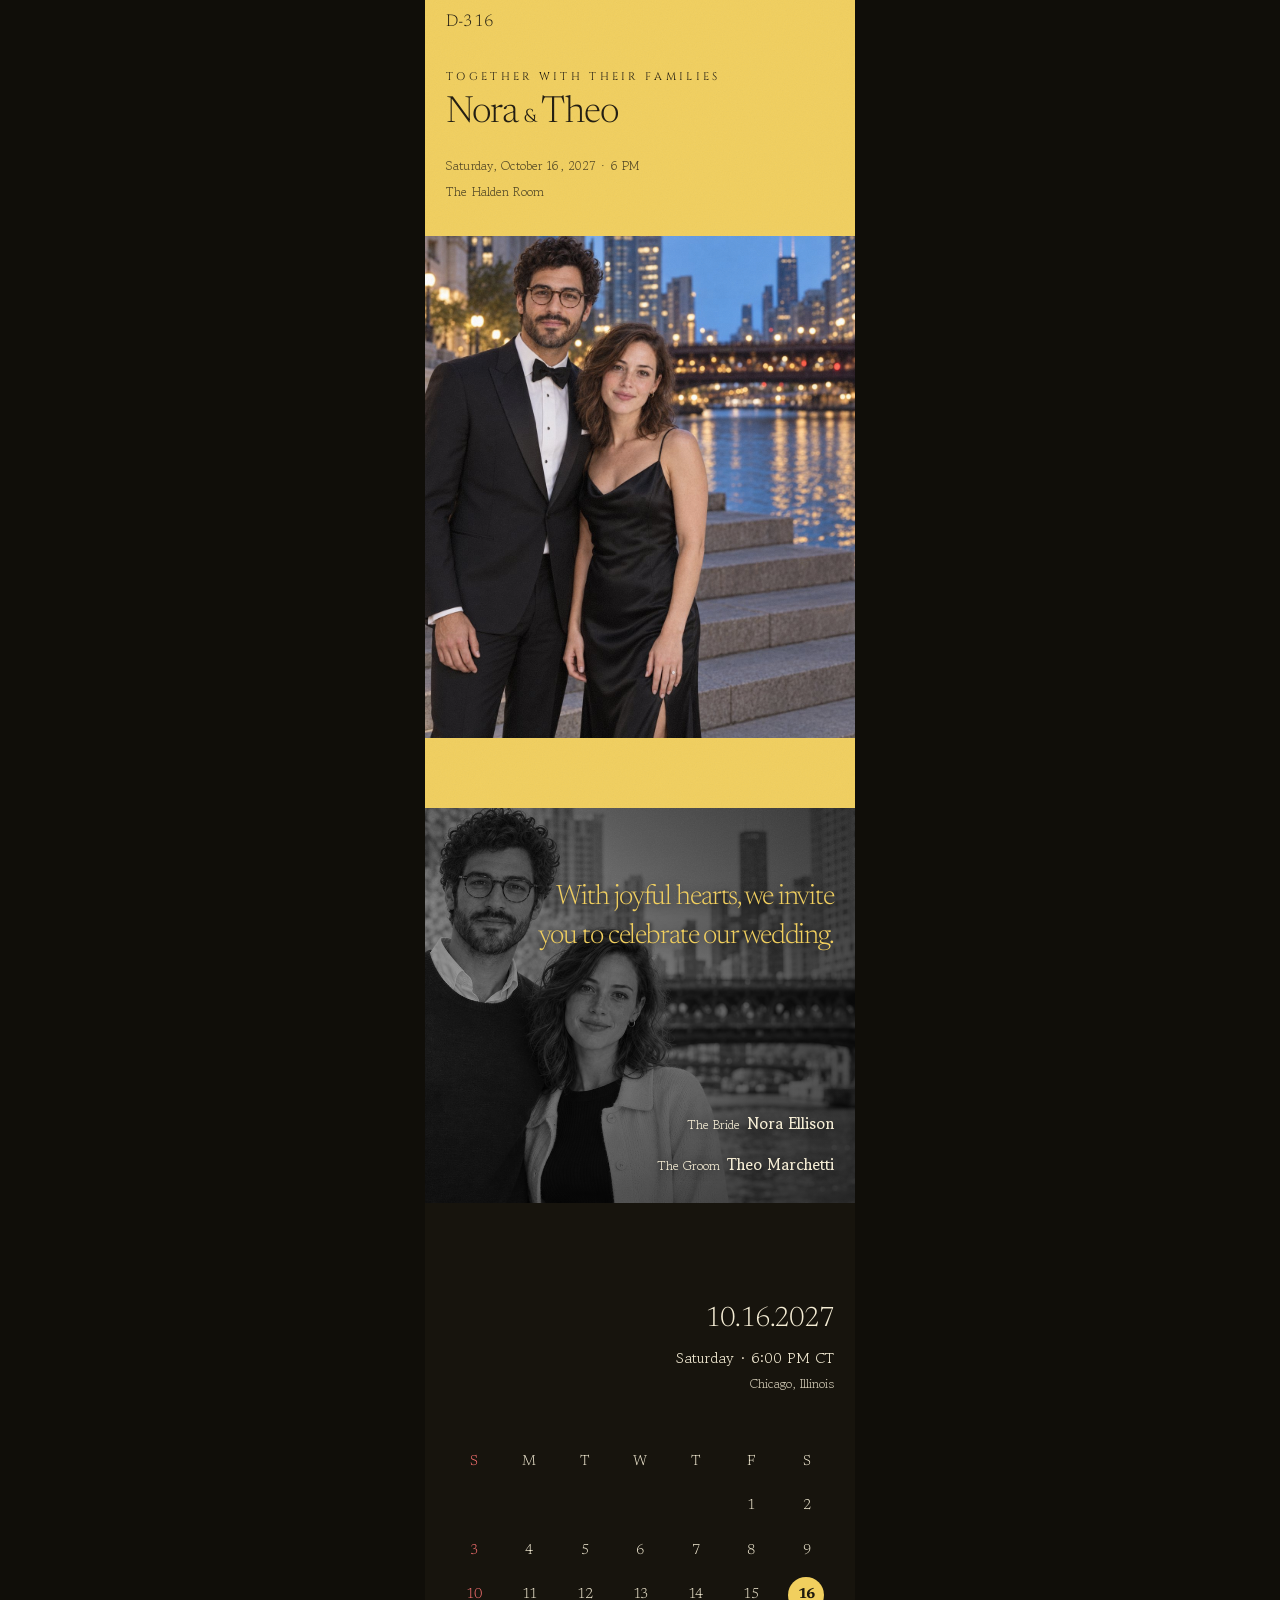
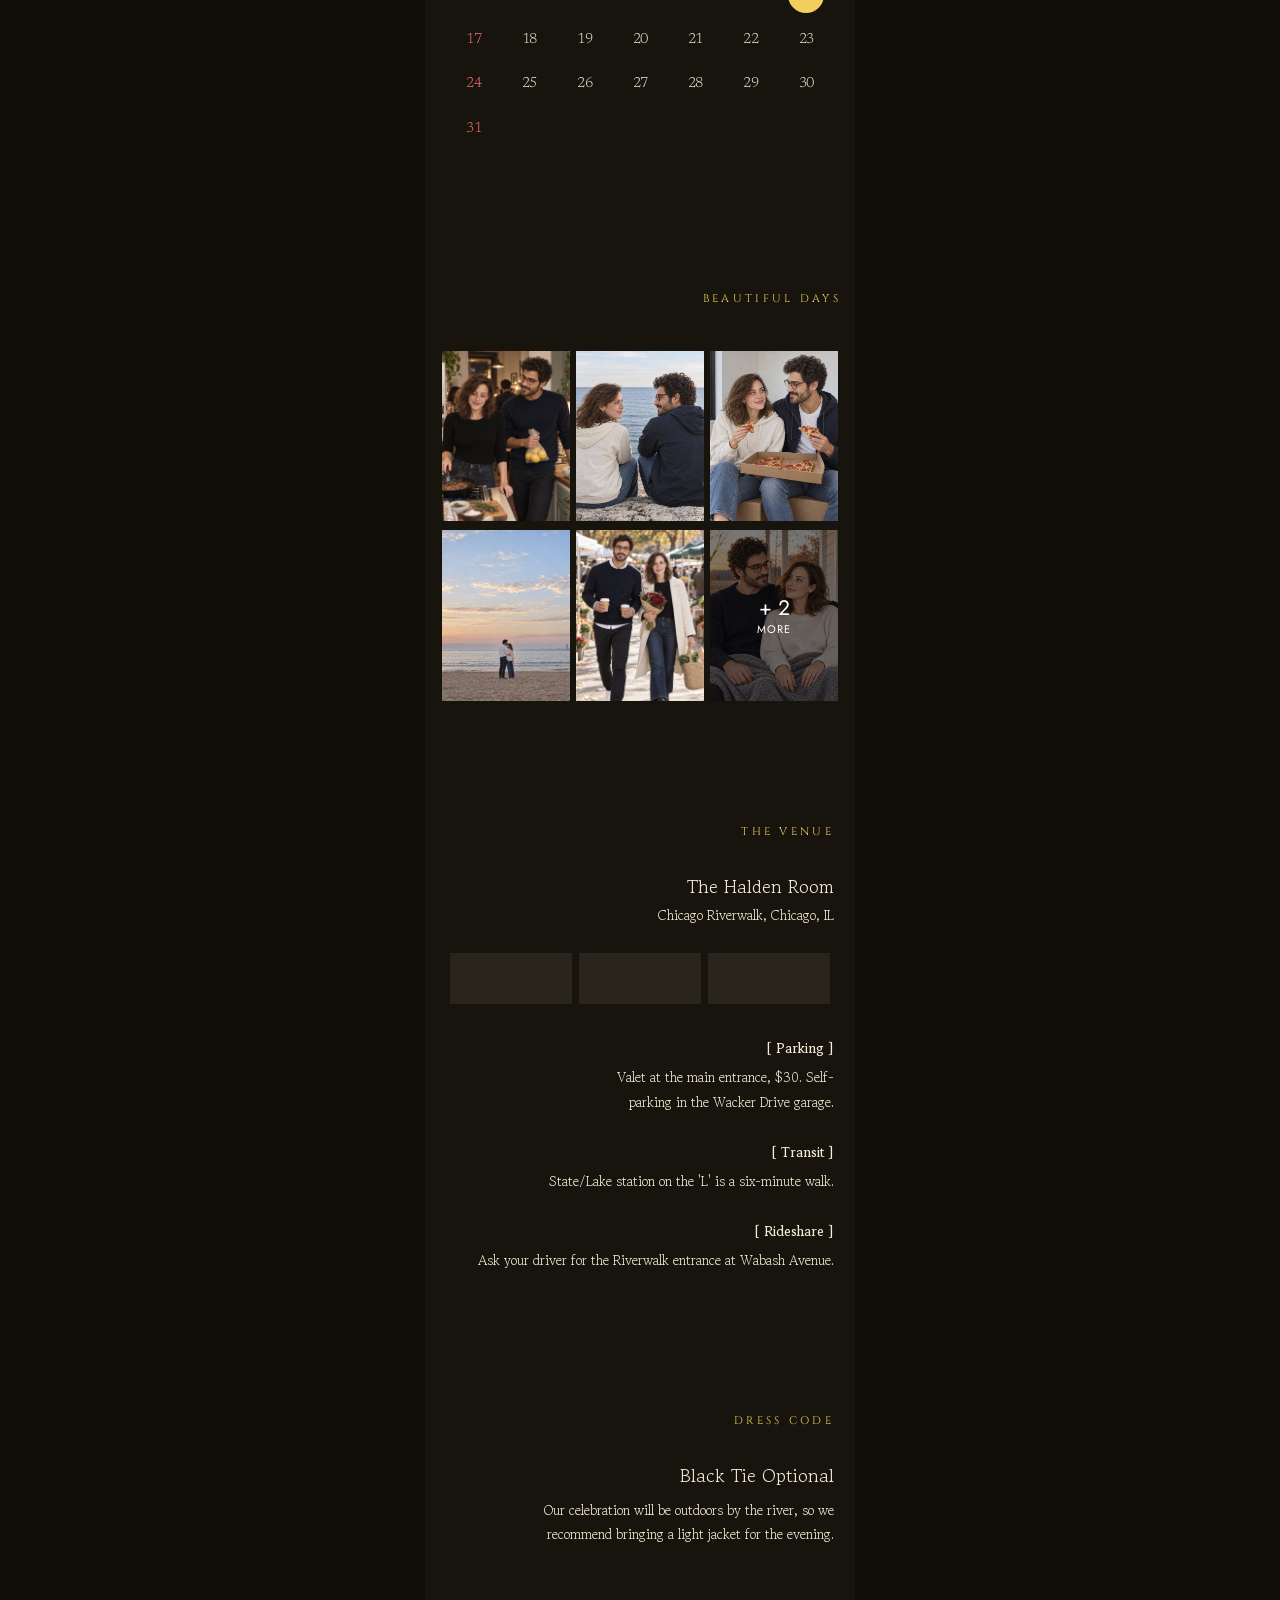
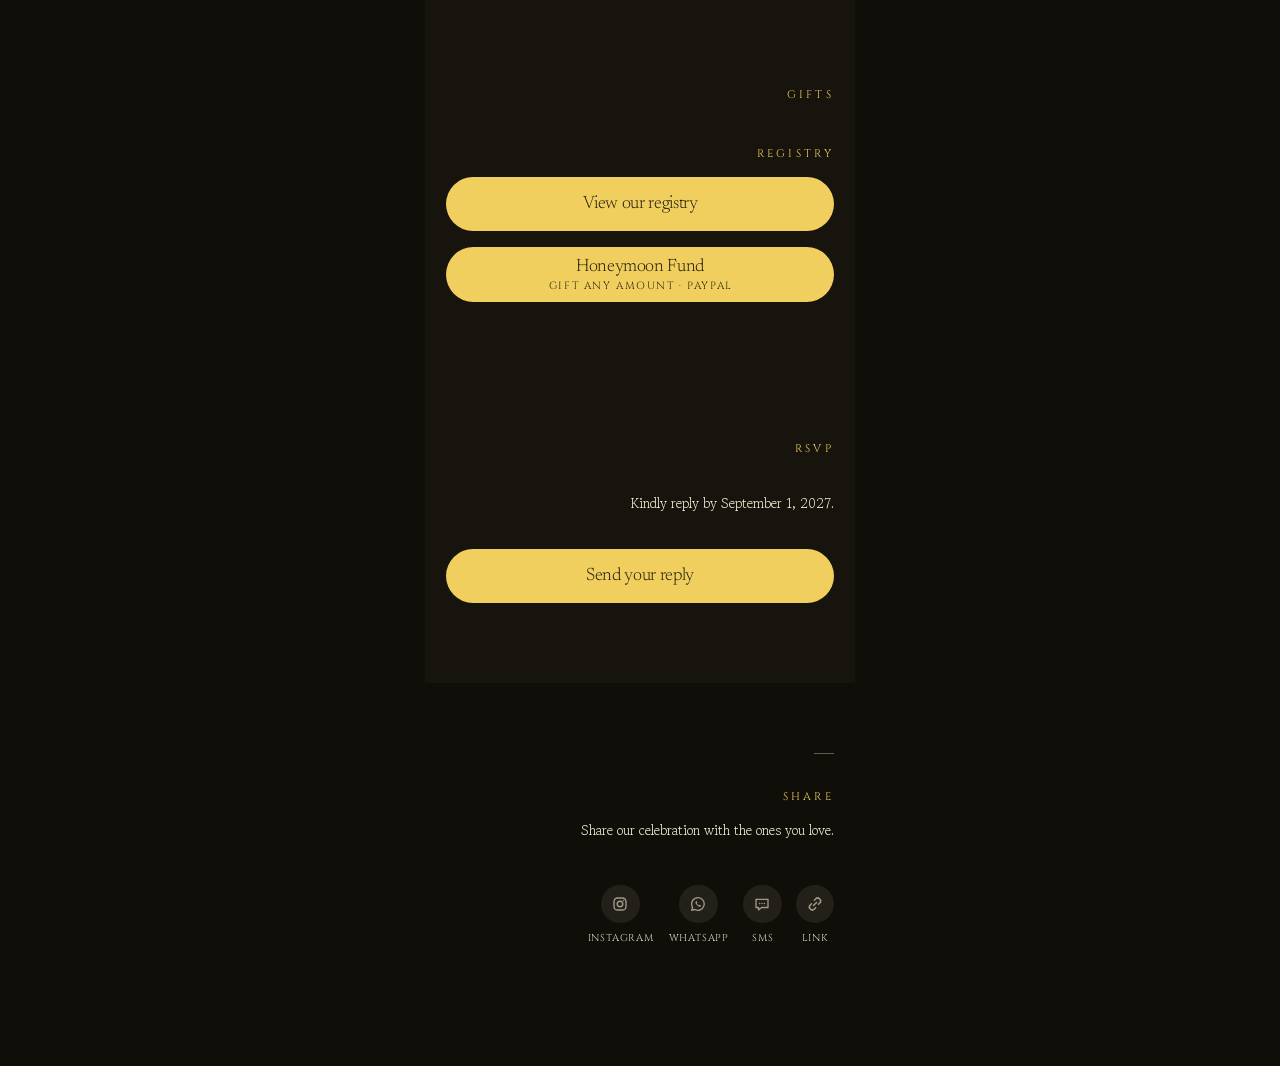
<file: seoul/index.html>
<!doctype html>
<html lang="en">
<head>
<meta charset="utf-8">
<meta name="viewport" content="width=device-width, initial-scale=1, viewport-fit=cover">
<meta name="robots" content="noindex, nofollow">
<title>Nora &amp; Theo · October 16, 2027</title>
<meta property="og:title" content="Nora &amp; Theo · October 16, 2027">
<meta property="og:description" content="Saturday, October 16, 2027 · Chicago">
<meta property="og:image" content="https://rangbang-studio.github.io/seoul/images/og.jpg">
<link rel="icon" href="../magazine/favicon.svg" type="image/svg+xml">
</head>
<body>
<!doctype html>
<html lang="en" data-theme="brown">
<head>
<meta charset="utf-8">
<meta name="viewport" content="width=device-width, initial-scale=1, viewport-fit=cover">
<meta name="format-detection" content="telephone=no">
<meta name="description" content="Saturday, October 16, 2027 · 6 PM · The Halden Room">
<meta property="og:type" content="website">
<meta property="og:title" content="Nora &amp; Theo · October 16, 2027">
<meta property="og:description" content="Saturday, October 16, 2027 · 6 PM · The Halden Room">
<meta property="og:url" content="https://rangbang-studio.github.io/seoul/">
<meta property="og:image" content="https://rangbang-studio.github.io/seoul/images/og.jpg">
<link rel="stylesheet" href="https://fonts.googleapis.com/css2?family=Cinzel:wght@400&amp;family=Gowun+Batang:wght@400;700&amp;family=Jost:wght@300;400&amp;family=Newsreader:opsz,wght@72,300&amp;display=swap">

<script>

window.WEDDING = {
  "draft": false,
  "invited": "Together with their families",
  "bride": {
    "name": "Nora Ellison",
    "en": "Nora",
    "parents": []
  },
  "groom": {
    "name": "Theo Marchetti",
    "en": "Theo",
    "parents": []
  },
  "date": "2027-10-16T18:00",
  "offset": "-05:00",
  "timezone": "CT",
  "city": "Chicago, Illinois",
  "greeting": "With joyful hearts, we invite you to celebrate our wedding.",
  "greetingKo": "",
  "playlist": {
    "title": "Playlist ♬",
    "note": "",
    "noteEn": "",
    "songs": [],
    "more": ""
  },
  "gallery": {
    "title": "Beautiful Days",
    "show": 6
  },
  "venue": {
    "name": "The Halden Room",
    "address": "Chicago Riverwalk, Chicago, IL",
    "tel": "",
    "latitude": 41.8876,
    "longitude": -87.6263,
    "photo": "",
    "photoAlt": "",
    "photoAt": "top",
    "mapImage": "",
    "mapAlt": "",
    "maps": [
      {
        "label": "Google Maps",
        "url": "https://www.google.com/maps/search/?api=1&query=Chicago+Riverwalk"
      },
      {
        "label": "Apple Maps",
        "url": "https://maps.apple.com/?q=The+Halden+Room&ll=41.8876,-87.6263"
      },
      {
        "label": "Uber",
        "url": "https://m.uber.com/ul/?action=setPickup&pickup=my_location&dropoff[latitude]=41.8876&dropoff[longitude]=-87.6263&dropoff[nickname]=The%20Halden%20Room"
      }
    ],
    "mapTip": ""
  },
  "ways": [
    {
      "title": "Parking",
      "text": "Valet at the main entrance, $30. Self-parking in the Wacker Drive garage."
    },
    {
      "title": "Transit",
      "text": "State/Lake station on the 'L' is a six-minute walk."
    },
    {
      "title": "Rideshare",
      "text": "Ask your driver for the Riverwalk entrance at Wabash Avenue."
    }
  ],
  "dressCode": {
    "label": "Dress Code",
    "title": "Black Tie Optional",
    "text": "Our celebration will be outdoors by the river, so we recommend bringing a light jacket for the evening."
  },
  "registry": {
    "label": "Registry",
    "title": "Honeymoon Fund",
    "text": "Having you with us is the greatest gift. If you'd like to add to our honeymoon, we'd be truly grateful.",
    "paypal": "",
    "url": "",
    "image": "",
    "imageAlt": "",
    "currency": "USD",
    "amounts": [
      50,
      100,
      200,
      300
    ]
  },
  "rsvp": {
    "label": "RSVP",
    "text": "Kindly reply by September 1, 2027.",
    "button": "Send your reply",
    "endpoint": "",
    "meals": [
      "Braised short rib",
      "Seared halibut",
      "Wild mushroom risotto (vegetarian)"
    ]
  },
  "moments": {
    "label": "Share Our Moments",
    "text": "",
    "en": "",
    "upload": ""
  },
  "share": {
    "text": "Share our celebration with the ones you love.",
    "title": "Nora & Theo · October 16, 2027",
    "description": "Saturday, October 16, 2027 · 6 PM · The Halden Room",
    "image": "images/og.jpg",
    "url": "https://rangbang-studio.github.io/seoul/"
  },
  "theme": {
    "random": true,
    "list": [
      "brown",
      "emerald",
      "butter",
      "chartreuse"
    ],
    "preview": []
  },
  "photos": {
    "cover": "images/cover.jpg",
    "intro": {
      "src": "images/intro.jpg",
      "pos": "50% 0%"
    },
    "playlist": {
      "src": "",
      "pos": ""
    },
    "gallery": [
      {
        "src": "images/g01.jpg",
        "thumb": "images/g01.jpg"
      },
      {
        "src": "images/g02.jpg",
        "thumb": "images/g02.jpg"
      },
      {
        "src": "images/g03.jpg",
        "thumb": "images/g03.jpg"
      },
      {
        "src": "images/g04.jpg",
        "thumb": "images/g04.jpg"
      },
      {
        "src": "images/g05.jpg",
        "thumb": "images/g05.jpg"
      },
      {
        "src": "images/g06.jpg",
        "thumb": "images/g06.jpg"
      },
      {
        "src": "images/g07.jpg",
        "thumb": "images/g07.jpg"
      },
      {
        "src": "images/g08.jpg",
        "thumb": "images/g08.jpg"
      }
    ]
  },
  "bgm": []
};

(() => {
  const T = window.WEDDING.theme || {};
  const allowed = ['brown', 'emerald', 'butter', 'chartreuse'];
  const candidates = [];
  const list = (T.list || allowed).filter(x => allowed.includes(x));
  if (!list.length) list.push(allowed[0]);
  const preview = (T.preview || candidates).filter(x => candidates.includes(x));
  const m = /[?&]theme=([a-z]+)/.exec(location.search);
  const shuffle = a => { for (let i = a.length - 1; i > 0; i--) { const j = Math.floor(Math.random() * (i + 1)); const t = a[i]; a[i] = a[j]; a[j] = t; } return a; };
  const nextFromBag = () => {
    try {
      let bag = JSON.parse(localStorage.getItem('themeBag') || '[]').filter(x => list.indexOf(x) >= 0);
      const last = localStorage.getItem('themeLast');
      if (!bag.length) {
        bag = shuffle(list.slice());
        if (bag.length > 1 && bag[0] === last) bag.push(bag.shift());
      }
      const next = bag.shift();
      localStorage.setItem('themeBag', JSON.stringify(bag));
      localStorage.setItem('themeLast', next);
      return next;
    } catch (e) { return list[Math.floor(Math.random() * list.length)]; }
  };
  const pick = m && list.concat(preview).includes(m[1]) ? m[1] : T.random ? nextFromBag() : list[0];
  document.documentElement.setAttribute('data-theme', pick);
  window.WEDDING.themeName = pick;
})();
</script>

<style>

:root {
  --accent: #3b2c23;
  --black: #1a1310;
  --black-2: #130e0b;
  --paper: #f2e8d5;
  --peach: #c4a882;
  --sunday: #f87171;
  --dot: #c8c2b8;
  --cream: #f4f2ed;
  --backdrop: #130e0b;
  
  --on-accent: #f2e8d5;       
  --on-paper: #1a1310;        
  --accent-rgb: 59, 44, 35;
  --paper-rgb: 242, 232, 213;
  --cream-rgb: 244, 242, 237;
  --accent-photo: #f2e8d5;   
  --accent-line: transparent;      
  --warn: #f4a28c;
  --f-display: "Newsreader", "Gowun Batang", serif;
  --f-caps: "Cinzel", "Gowun Batang", serif;
  --f-body: "Gowun Batang", serif;
  --f-num: "Jost", "Helvetica Neue", Arial, sans-serif;
  --gutter: 21px;
  --col: 430px;
  color-scheme: only light;
}

:root[data-theme="brown"] { --accent: #3b2c23; --accent-rgb: 59, 44, 35; --on-accent: #f2e8d5; --accent-line: rgba(242, 232, 213, .45);
  --black: #1a1310; --black-2: #130e0b; --backdrop: #130e0b; --paper: #f2e8d5; --paper-rgb: 242, 232, 213; --peach: #c4a882;
  --on-paper: #1a1310; --sunday: #f87171; --accent-photo: #f2e8d5; }

:root[data-theme="forest"] { --accent: #2e3829; --accent-rgb: 46, 56, 41; --on-accent: #eae8e4; --accent-line: rgba(234, 232, 228, .45);
  --black: #141a12; --black-2: #0e130c; --backdrop: #0e130c; --paper: #eae8e4; --paper-rgb: 234, 232, 228; --peach: #9ca69e;
  --on-paper: #141a12; --sunday: #f87171; --accent-photo: #eae8e4; }

:root[data-theme="emerald"] { --accent: #0f5c47; --accent-rgb: 15, 92, 71; --on-accent: #efe9d8; --black: #0c1813; --black-2: #08110d; --backdrop: #08110d;
  --paper: #efe9d8; --paper-rgb: 239, 233, 216; --peach: #d6bd84; --on-paper: #0c1813; --sunday: #f87171; --accent-photo: #e4d3a6; }

:root[data-theme="cherry"] { --accent: #9e1b32; --accent-rgb: 158, 27, 50; --on-accent: #f4e6dc; --black: #1a0a0d; --black-2: #12070a; --backdrop: #12070a;
  --paper: #f4e6dc; --paper-rgb: 244, 230, 220; --peach: #f0a9b4; --on-paper: #1a0a0d; --sunday: #ff8a8a; --accent-photo: #f3b0b9; }

:root[data-theme="sapphire"] { --accent: #1f3a8a; --accent-rgb: 31, 58, 138; --on-accent: #ece8de; --black: #0b1024; --black-2: #070b1a; --backdrop: #070b1a;
  --paper: #ece8de; --paper-rgb: 236, 232, 222; --peach: #d9c08b; --on-paper: #0b1024; --sunday: #f87171; --accent-photo: #c4d4f7; }

:root[data-theme="butter"] { --accent: #f1cf5e; --accent-rgb: 241, 207, 94; --on-accent: #1f1a0e; --black: #17140d; --black-2: #100e09; --backdrop: #100e09;
  --paper: #f4ecd4; --paper-rgb: 244, 236, 212; --peach: #f1cf5e; --on-paper: #17140d; --sunday: #f87171; --accent-photo: #f1cf5e; }

:root[data-theme="chartreuse"] { --accent: #d4de4a; --accent-rgb: 212, 222, 74; --on-accent: #2b0b13; --black: #2b0b13; --black-2: #1f070d; --backdrop: #1f070d;
  --paper: #f5ead9; --paper-rgb: 245, 234, 217; --peach: #d4de4a; --on-paper: #2b0b13; --sunday: #ff9a9a; --accent-photo: #d4de4a; }

[hidden] { display: none !important; }
*, *::before, *::after { box-sizing: border-box; }
html { -webkit-text-size-adjust: 100%; text-size-adjust: 100%; }
body {
  margin: 0;
  background: var(--backdrop);
  color: var(--paper);
  font-family: var(--f-body);
  font-weight: 400;
  line-height: 1.6;
  word-break: keep-all;
  overflow-wrap: break-word;
  -webkit-font-smoothing: antialiased;
}
p, h1, h2, h3, h4, h5, ol, ul, figure { margin: 0; padding: 0; }
img { max-width: 100%; }
a { color: inherit; text-decoration: none; }

a[x-apple-data-detectors] { color: inherit !important; text-decoration: none !important; font: inherit !important; }
button { font: inherit; color: inherit; -webkit-tap-highlight-color: transparent; }
:focus-visible { outline: 1px solid var(--peach); outline-offset: 3px; }

.stage { position: relative; max-width: var(--col); margin: 0 auto; background: var(--black); overflow: hidden; }

.label {
  font-family: var(--f-caps);
  font-size: 11px;
  line-height: 15px;
  font-weight: 400;
  letter-spacing: .3em;
  text-transform: uppercase;
  color: var(--peach);
  text-align: right;
}

.bar {
  position: fixed; top: 0; left: 0; right: 0; z-index: 50;
  max-width: var(--col); margin: 0 auto;
  display: flex; align-items: center; justify-content: space-between;
  height: calc(46px + env(safe-area-inset-top, 0px));
  padding: env(safe-area-inset-top, 0px) 17px 0 21px;
  color: var(--peach);
  background: rgba(var(--accent-rgb), 0);
  transition: background-color .3s cubic-bezier(.4, 0, .2, 1), color .3s cubic-bezier(.4, 0, .2, 1);
}
.bar.is-solid { background: rgba(var(--accent-rgb), .95); color: var(--on-accent); }

.bar__dday { font-family: var(--f-display); font-size: 17px; line-height: 20px; font-weight: 300; letter-spacing: .01em; white-space: nowrap; color: var(--on-accent); }
.bar__btn { display: flex; align-items: center; justify-content: center; width: 34px; height: 34px; padding: 0; border: 0; background: none; color: inherit; cursor: pointer; }
.bar__btn svg { width: 22px; height: 22px; fill: none; stroke: currentColor; stroke-width: 1.4; stroke-linecap: round; }

.cover { background: var(--accent); color: var(--on-accent); padding: 70px 0; }
.cover__text { padding: 0 var(--gutter); container-type: inline-size; }
.invited { font-family: var(--f-caps); font-size: 11px; line-height: 14px; font-weight: 400; letter-spacing: .3em; text-transform: uppercase; }

.names { margin-top: 11px; font-family: var(--f-display); font-size: 36.8px; font-size: clamp(12.47px, 11.583cqi, 37.42px); line-height: 1; font-weight: 300; letter-spacing: -0.025em; }
.names .amp { margin: 0 .3em; font-family: var(--f-caps); font-size: .5em; line-height: 1; font-weight: 400; letter-spacing: 0; }
.cover__meta { margin-top: 24px; opacity: .75; }
.meta { font-size: 12.5px; line-height: 19px; font-weight: 400; letter-spacing: .01em; }
.meta + .meta { margin-top: 7px; }
.cover__photo { position: relative; margin-top: 35px; overflow: hidden; background: var(--cream); }
.cover__photo::before { content: ""; display: block; padding-top: 116.667%; }
.cover__photo > img, .cover__photo > .ph { position: absolute; top: 0; left: 0; width: 100%; height: 100%; }
.cover__photo > img { object-fit: cover; }
.ph { display: flex; align-items: center; justify-content: center; background: var(--cream); color: #b3ada3; font-family: var(--f-display); font-style: italic; font-size: 12px; }

.intro { padding: 70px var(--gutter) 26px; }
.greeting { font-family: var(--f-display); font-size: 28px; line-height: 1.375; font-weight: 300; letter-spacing: -0.04em; text-align: right; text-wrap: balance; }
.greeting__ko { margin-top: 14px; font-size: 14.5px; line-height: 24px; font-weight: 400; opacity: .8; text-align: right; }
.people { margin-top: 157px; text-align: right; }
.person + .person { margin-top: 17px; }
.person__name { font-size: 13px; line-height: 22px; font-weight: 400; }
.person__name b { margin-left: 7px; font-size: 15.5px; font-weight: 700; }
.person__parents { margin-top: 3px; font-size: 13px; line-height: 19px; font-weight: 400; }

.intro--photo { position: relative; overflow: hidden; background: #262626; }
.intro__bg, .intro__shade { position: absolute; top: 0; right: 0; bottom: 0; left: 0; }
.intro__bg img { display: block; width: 100%; height: 100%; object-fit: cover; transform: scale(1.35); transform-origin: 100% 15%; filter: grayscale(1); }  /* 원본처럼 흑백: 구매자 사진이 컬러여도 같은 분위기 */

.intro__shade { background: linear-gradient(180deg, rgba(0, 0, 0, .3), rgba(0, 0, 0, 0) 45%, rgba(0, 0, 0, 0) 65%, rgba(0, 0, 0, .3)), linear-gradient(90deg, rgba(0, 0, 0, .3), rgba(0, 0, 0, .68)); }
.intro--photo > [data-reveal] { position: relative; }
.intro--photo .greeting, .intro--photo .greeting__ko { color: var(--accent-photo); }
.intro--photo .greeting__ko { font-weight: 400; opacity: 1; }
.intro--photo .greeting, .intro--photo .greeting__ko, .intro--photo .people { text-shadow: 0 1px 10px rgba(0, 0, 0, .5); }

.playlist { position: relative; min-height: 480px; overflow: hidden; color: #fff; background: #5a554f; }

.playlist__bg { position: absolute; top: 0; right: 0; bottom: 0; left: 0; background: #5a554f; }
.playlist__bg img { display: block; width: 100%; height: 100%; object-fit: cover; transform: scale(1.23); transform-origin: 50% 0%; }
.playlist__shade { position: absolute; top: 0; right: 0; bottom: 0; left: 0; background: linear-gradient(180deg, rgba(0, 0, 0, .58) 0%, rgba(0, 0, 0, .52) 52%, rgba(0, 0, 0, .12) 68%, rgba(0, 0, 0, 0) 100%); }
.playlist__body { position: relative; padding: 64px var(--gutter) 300px; text-align: right; }

.playlist .label { font-family: var(--f-display); font-size: 27px; line-height: 1.2; font-weight: 300; letter-spacing: -0.02em; text-transform: none; color: #fff; }

.playlist__note { margin-top: 9px; font-size: 10.5px; line-height: 16px; font-weight: 300; color: rgba(255, 255, 255, .65); }
.playlist__note span { display: block; font-size: 10px; }
.songs { margin-top: 21px; list-style: none; font-size: 13.5px; line-height: 30px; font-weight: 400; }
.songs__more { margin-top: 28px; font-size: 13.5px; line-height: 28px; font-weight: 400; }

.cal { padding: 100px var(--gutter) 70px; text-align: right; }
.cal__date { font-family: var(--f-display); font-size: 28px; line-height: 33px; font-weight: 300; letter-spacing: -0.04em; }
.cal__time { margin-top: 11px; font-size: 15px; line-height: 21px; font-weight: 400; }
.cal__en { margin-top: 6px; font-size: 13px; line-height: 20px; font-weight: 400; opacity: .8; }
.cal__grid { display: grid; grid-template-columns: repeat(7, 1fr); grid-auto-rows: 44.5px; margin-top: 45px; font-family: var(--f-display); font-size: 14.5px; font-weight: 300; letter-spacing: -0.04em; text-align: center; }
.cal__grid > span { display: flex; align-items: center; justify-content: center; }
.cal__grid .sun { color: var(--sunday); }
.cal__grid .is-wedding i { display: flex; align-items: center; justify-content: center; width: 36px; height: 36px; border-radius: 50%; background: var(--accent); color: var(--on-accent); box-shadow: 0 0 0 1px var(--accent-line); font-style: normal; font-weight: 700; }

.gallery { padding: 70px 17px 53px; }
.gallery .label { margin-right: -3px; }
.grid { display: grid; grid-template-columns: repeat(3, 1fr); column-gap: 6px; row-gap: 9px; margin-top: 45px; }
.tile { position: relative; display: block; width: 100%; padding: 0; border: 0; background: var(--cream); overflow: hidden; cursor: pointer; }
.tile::before { content: ""; display: block; padding-top: 133.333%; }
.tile > img, .tile > .ph, .tile__more { position: absolute; top: 0; left: 0; width: 100%; height: 100%; }
.tile > img { object-fit: cover; }
.tile__more { display: flex; flex-direction: column; align-items: center; justify-content: center; background: rgba(0, 0, 0, .5); color: #fff; }
.tile__more b { font-family: var(--f-num); font-size: 21px; line-height: 28px; font-weight: 400; }
.tile__more small { font-family: var(--f-num); font-size: 11px; line-height: 15px; letter-spacing: .1em; text-transform: uppercase; }

.venue { padding: 70px var(--gutter); text-align: right; }
.venue__name { margin-top: 35px; font-size: 18.5px; line-height: 24.5px; font-weight: 400; }

.venue__photo { position: relative; width: 80%; margin: 34px auto 0; background: #1b1b1b; }
.venue__photo::before { content: ""; display: block; padding-top: 56.25%; }
.venue__photo img { position: absolute; top: 0; left: 0; width: 100%; height: 100%; object-fit: cover; }
.venue__photo + .venue__name { margin-top: 30px; }

.framed { outline: 1px solid rgba(var(--cream-rgb), .7); outline-offset: 6px; box-shadow: 0 0 0 1px rgba(var(--cream-rgb), .2); }
.venue__photo + .mapbox { margin-top: 12px; }
.venue__line { font-size: 13.5px; line-height: 21px; font-weight: 400; }
.venue__name + .venue__line { margin-top: 7px; }
.venue__line + .venue__line { margin-top: 4px; }
.mapbox { display: flex; flex-direction: column; align-items: center; justify-content: center; height: 179px; margin-top: 28px; border: 1px solid rgba(0, 0, 0, .05); border-radius: 1.75px; background: rgba(0, 0, 0, .05); }
.mapbox svg { width: 24px; height: 24px; fill: none; stroke: currentColor; stroke-width: 1.2; opacity: .6; }
.mapbox span { margin-top: 7px; font-family: var(--f-caps); font-size: 10px; line-height: 15px; letter-spacing: .1em; text-transform: uppercase; }
.mapbox--img { display: block; height: auto; border: 0; background: none; }
.mapbox--img img { display: block; width: 100%; height: auto; }
.maplinks { display: grid; grid-template-columns: repeat(3, 1fr); gap: 8px; margin: 27px 4px 0; }

.mapbtn { display: flex; flex-direction: column; align-items: center; justify-content: center; min-height: 50px; padding: 7px 4px; border: 1px solid rgba(var(--paper-rgb), .2); border-radius: 999px; background: rgba(var(--paper-rgb), .08); -webkit-backdrop-filter: blur(4px); backdrop-filter: blur(4px); font-size: 11px; line-height: 15px; font-weight: 400; letter-spacing: .025em; white-space: nowrap; transition: all .3s cubic-bezier(.4, 0, .2, 1); }
.mapbtn:active { transform: scale(.95); }
.mapbtn__ko { display: flex; align-items: center; opacity: .8; transition: opacity .15s cubic-bezier(.4, 0, .2, 1); }

.mapbtn__en { margin-top: 3px; padding-left: .06em; font-family: var(--f-caps); font-size: 10.5px; font-size: clamp(8.6px, 2.8vw, 10.5px); line-height: 14px; font-weight: 400; letter-spacing: .04em; text-transform: uppercase; opacity: .85; transition: opacity .15s cubic-bezier(.4, 0, .2, 1); }
.mapbtn svg { width: 9px; height: 9px; margin-left: 4px; fill: none; stroke: currentColor; stroke-width: 1.2; opacity: .6; transition: opacity .15s cubic-bezier(.4, 0, .2, 1); }
.mapbtn:hover .mapbtn__ko, .mapbtn:hover .mapbtn__en, .mapbtn:hover svg { opacity: 1; }
.ways { margin-top: 36px; }
.way + .way { margin-top: 28px; }
.way h5 { font-size: 13.5px; line-height: 19px; font-weight: 700; }
.way p { margin-top: 7px; font-size: 13.5px; line-height: 25px; font-weight: 400; }

.way p.way__en { margin-top: 10px; font-size: 13px; line-height: 21px; opacity: .8; }
.way__en span { display: block; margin-bottom: 2px; font-family: var(--f-caps); font-weight: 400; font-size: 11px; line-height: 16px; letter-spacing: .15em; text-transform: uppercase; }

.maptip { margin: 14px 4px 0; font-size: 12.5px; line-height: 20px; font-weight: 400; opacity: .8; text-wrap: balance; }

.way p, .party__text, .party__en, .songs li { text-wrap: balance; }

.dress-code { padding: 70px var(--gutter); text-align: right; }
.dress-code__title { margin-top: 35px; font-size: 18.5px; line-height: 24.5px; font-weight: 400; }
.dress-code__text { margin-top: 10px; font-size: 13.5px; line-height: 24.5px; font-weight: 400; text-wrap: balance; }

.gifts { padding: 70px var(--gutter) 69px; }
.registry { margin-top: 44px; }
.registry__img { position: relative; width: 62%; margin: 26px auto 0; overflow: hidden; background: #f4f2ed; }
.registry__img + .registry__btn { margin-top: 26px; }
.registry__img::before { content: ""; display: block; padding-top: 100%; }
.registry__img img { position: absolute; top: 0; left: 0; width: 100%; height: 100%; object-fit: cover; }
.registry__btn { display: flex; flex-direction: column; align-items: center; justify-content: center; width: 100%; min-height: 54px; margin-top: 16px; padding: 8px 12px; border: 1px solid var(--accent-line); border-radius: 999px; background: var(--accent); color: var(--on-accent); cursor: pointer; transition: all .3s cubic-bezier(.4, 0, .2, 1); }
.registry__btn:active { transform: scale(.97); }
.registry__title { font-family: var(--f-display); font-size: 18px; line-height: 22px; font-weight: 300; letter-spacing: -0.02em; }
.registry__sub { margin-top: 2px; padding-left: .15em; font-family: var(--f-caps); font-weight: 400; font-size: 10.5px; line-height: 13px; letter-spacing: .15em; text-transform: uppercase; opacity: .9; }

.fund { position: fixed; top: 0; right: 0; bottom: 0; left: 0; z-index: 85; display: flex; align-items: center; justify-content: center; padding: 24px 18px; background: rgba(0, 0, 0, .72); animation: fadeIn .3s ease-in-out; }
.fund.is-leaving { animation: fadeOut .3s ease-in-out forwards; }
.fund__panel { position: relative; width: 100%; max-width: 340px; max-height: 100%; overflow-y: auto; padding: 36px 24px 24px; border: 1px solid rgba(var(--paper-rgb), .18); background: var(--black); color: var(--paper); text-align: center; }
.fund__close { position: absolute; top: 6px; right: 6px; display: flex; align-items: center; justify-content: center; width: 40px; height: 40px; padding: 0; border: 0; background: none; color: var(--paper); cursor: pointer; }
.fund__close svg { width: 20px; height: 20px; fill: none; stroke: currentColor; stroke-width: 1.3; stroke-linecap: round; }
.fund__label { padding-left: .3em; font-family: var(--f-caps); font-size: 11px; line-height: 15px; font-weight: 400; letter-spacing: .3em; text-transform: uppercase; color: var(--peach); }
.fund__title { margin-top: 10px; font-family: var(--f-display); font-size: 28px; line-height: 1.2; font-weight: 300; letter-spacing: -0.03em; }
.fund__text { margin-top: 12px; font-size: 13.5px; line-height: 1.75; font-weight: 400; opacity: .85; }
.fund__amounts { display: grid; grid-template-columns: repeat(4, 1fr); gap: 8px; margin-top: 22px; }
.fund__amt { height: 40px; padding: 0; border: 1px solid rgba(var(--paper-rgb), .25); border-radius: 999px; background: transparent; color: var(--paper); font-family: var(--f-num); font-size: 13px; cursor: pointer; transition: all .2s ease; }
.fund__amt[aria-pressed="true"] { border-color: var(--paper); background: var(--paper); color: var(--on-paper); }
.fund__custom { display: flex; align-items: center; margin-top: 14px; border-bottom: 1px solid rgba(var(--paper-rgb), .35); }
.fund__custom span { padding-left: 4px; font-family: var(--f-num); font-size: 18px; opacity: .7; }
.fund__custom input { flex: 1; min-width: 0; padding: 8px 6px; border: 0; background: transparent; color: var(--paper); font-family: var(--f-num); font-size: 18px; outline: none; }
.fund__custom input::placeholder { color: rgba(var(--paper-rgb), .4); font-size: 14px; }
.fund__note { min-height: 18px; margin-top: 8px; font-size: 12px; line-height: 18px; color: var(--warn); }
.fund__actions { display: grid; grid-template-columns: 1fr 1.4fr; gap: 8px; margin-top: 6px; }
.fund__cancel { height: 46px; padding: 0; border: 1px solid rgba(var(--paper-rgb), .25); border-radius: 999px; background: transparent; color: var(--paper); font-family: var(--f-caps); font-weight: 400; font-size: 11px; letter-spacing: .2em; text-transform: uppercase; cursor: pointer; }
.fund__gift { display: flex; align-items: center; justify-content: center; height: 46px; border-radius: 999px; background: var(--accent); color: var(--on-accent); box-shadow: 0 0 0 1px var(--accent-line); font-family: var(--f-display); font-size: 18px; font-weight: 300; letter-spacing: -0.01em; }
.fund__fine { margin-top: 14px; font-size: 11.5px; line-height: 1.6; opacity: .7; }

.party { padding: 70px var(--gutter) 80px; text-align: right; }
.party__text { margin-top: 35px; font-size: 13.5px; line-height: 24.5px; font-weight: 400; }
.party__en { margin-top: 10px; font-size: 13px; line-height: 21px; font-weight: 400; opacity: .8; }
.party__note { margin-top: 24px; font-size: 13.5px; line-height: 21px; font-weight: 400; }
.party__note span { display: block; margin-top: 2px; font-size: 13px; line-height: 21px; font-weight: 400; opacity: .8; }
.party__btn { margin-top: 34px; }

.party__sub { margin-top: 6px; font-family: var(--f-display); font-size: 17px; line-height: 1.3; font-weight: 300; letter-spacing: -0.01em; opacity: .85; }

.party__info { text-wrap: balance; }
.party__info span { display: block; margin-top: 6px; font-size: 13px; }
.pf { display: block; margin-top: 18px; text-align: left; }
.party__info + .pf { margin-top: 24px; }
.pf__head { display: flex; align-items: baseline; justify-content: space-between; font-size: 13px; line-height: 18px; font-weight: 400; }
.pf__head em { margin-left: 5px; font-family: var(--f-caps); font-weight: 400; font-size: 10px; font-style: normal; letter-spacing: .12em; text-transform: uppercase; opacity: .75; }
.pf__head b, .pf__head i { font-size: 11px; font-style: normal; font-weight: 400; letter-spacing: .02em; }
.pf__head b { color: var(--peach); }
.pf__head i { opacity: .7; }
.pf__box { display: flex; align-items: center; margin-top: 2px; border-bottom: 1px solid rgba(var(--paper-rgb), .35); transition: border-color .2s ease; }
.pf__box:focus-within { border-bottom-color: var(--paper); }
.pf__box--num { width: 112px; }

.pf input, .pf select, .pf textarea { flex: 1; min-width: 0; width: 100%; padding: 8px 2px; border: 0; border-radius: 0; background: transparent; color: var(--paper); font-family: var(--f-body); font-size: 16px; line-height: 1.4; outline: none; -webkit-appearance: none; appearance: none; }
.pf input:-webkit-autofill { -webkit-text-fill-color: var(--paper); -webkit-box-shadow: 0 0 0 40px var(--black) inset; }
.pf__unit { flex: none; padding: 0 4px 0 8px; font-size: 13px; opacity: .7; }
.pf select option { background: var(--black); color: var(--paper); }
.pf textarea { resize: vertical; }
.pf input::placeholder, .pf textarea::placeholder { color: rgba(var(--paper-rgb), .4); font-size: 13px; }
.pf__hint { display: block; margin-top: 7px; font-size: 11.5px; line-height: 1.6; opacity: .7; }

.moments { padding: 70px var(--gutter) 80px; text-align: right; }
.mf__pick { position: relative; display: flex; flex-direction: column; align-items: center; justify-content: center; min-height: 66px; margin-top: 18px; padding: 10px; border: 1px dashed rgba(var(--paper-rgb), .45); border-radius: 12px; font-size: 13px; line-height: 1.4; cursor: pointer; }
.mf__pick span { margin-top: 2px; font-size: 11.5px; opacity: .75; }
.mf__pick input { position: absolute; top: 0; left: 0; width: 1px; height: 1px; opacity: 0; pointer-events: none; }
.mf__list { list-style: none; max-height: 30vh; overflow-y: auto; margin-top: 10px; text-align: left; }
.mf__item { display: flex; flex-wrap: wrap; align-items: baseline; padding: 7px 0; border-bottom: 1px solid rgba(var(--paper-rgb), .12); font-size: 12.5px; line-height: 16px; }
.mf__name { flex: 1; min-width: 0; overflow: hidden; white-space: nowrap; text-overflow: ellipsis; }
.mf__size { flex: none; margin-left: 8px; font-family: var(--f-num); font-size: 11.5px; opacity: .7; }
.mf__bar { flex: 0 0 100%; height: 6px; margin-top: 6px; border-radius: 999px; overflow: hidden; background: rgba(var(--paper-rgb), .15); }
.mf__bar i { display: block; width: 0; height: 100%; border-radius: 999px; background: var(--accent); transition: width .2s linear; }

.mf__total { margin-top: 14px; text-align: left; }
.mf__total-head { display: flex; justify-content: space-between; align-items: baseline; font-size: 13px; line-height: 18px; font-weight: 400; }
.mf__total-head b { font-family: var(--f-num); font-weight: 400; }
.mf__total .mf__bar { display: block; height: 10px; margin-top: 6px; }
.mf__state { flex: 0 0 100%; margin-top: 3px; font-size: 11px; opacity: .8; }
.mf__item.is-done .mf__bar i { background: #7bc67b; }
.mf__item.is-fail .mf__state { color: var(--warn); opacity: 1; }
.party__send { width: 100%; padding: 0; border: 0; cursor: pointer; }
.party__send:disabled { opacity: .6; cursor: default; }

.share { padding: 70px var(--gutter) 120px; background: var(--black-2); text-align: right; }
.share__rule { display: block; width: 20px; height: 1px; margin-left: auto; background: rgba(var(--paper-rgb), .35); }
.share .label { margin-top: 35px; }
.share__text { margin-top: 14px; font-size: 13.5px; line-height: 24.5px; font-weight: 400; }

.share__btns { display: flex; flex-wrap: wrap; justify-content: flex-end; gap: 16px 14px; margin-top: 42px; }
.share__btn { display: flex; flex-direction: column; align-items: center; padding: 0; border: 0; background: none; cursor: pointer; transition: all .3s cubic-bezier(.4, 0, .2, 1); }
.share__btn { min-width: 38.5px; color: inherit; }
.share__btn i { display: flex; align-items: center; justify-content: center; width: 38.5px; height: 38.5px; border-radius: 50%; background: rgba(var(--paper-rgb), .08); transition: all .3s cubic-bezier(.4, 0, .2, 1); }
.share__btn svg { width: 18px; height: 18px; opacity: .6; transition: opacity .15s cubic-bezier(.4, 0, .2, 1); }
.share__btn span { margin-top: 9px; padding-left: .08em; font-family: var(--f-caps); font-weight: 400; font-size: 10px; line-height: 13.5px; letter-spacing: .08em; text-transform: uppercase; opacity: .9; transition: opacity .15s cubic-bezier(.4, 0, .2, 1); }
.share__btn:hover svg, .share__btn:hover span { opacity: 1; }

.grain {
  position: fixed; top: 0; right: 0; bottom: 0; left: 0; z-index: 90;
  max-width: var(--col); margin: 0 auto; pointer-events: none; opacity: .07;
  background-image: url("data:image/svg+xml,%3Csvg xmlns='http://www.w3.org/2000/svg' width='180' height='180'%3E%3Cfilter id='n'%3E%3CfeTurbulence type='fractalNoise' baseFrequency='.85' numOctaves='3' stitchTiles='stitch'/%3E%3CfeColorMatrix type='saturate' values='0'/%3E%3C/filter%3E%3Crect width='100%25' height='100%25' filter='url(%23n)'/%3E%3C/svg%3E");
}

.menu { position: fixed; top: 0; right: 0; bottom: 0; left: 0; z-index: 80; max-width: var(--col); margin: 0 auto; display: flex; flex-direction: column; align-items: center; justify-content: flex-start; overflow-y: auto; -webkit-overflow-scrolling: touch; background: var(--accent); color: var(--on-accent); animation: fadeIn .3s ease-in-out; }
.menu__close { position: absolute; top: calc(6px + env(safe-area-inset-top, 0px)); right: 17px; }
.menu__item { padding: 6px 18px; border: 0; background: none; font-family: var(--f-display); font-size: 22px; line-height: 1.3; font-weight: 300; letter-spacing: -0.04em; cursor: pointer; }

.menu__list { display: flex; flex-direction: column; align-items: center; margin: auto 0; padding: calc(60px + env(safe-area-inset-top, 0px)) 0 40px; }
.menu__item { display: flex; flex-direction: column; align-items: center; }
.menu__item + .menu__item { margin-top: 3px; }

.gpage { position: fixed; top: 0; right: 0; bottom: 0; left: 0; z-index: 82; max-width: var(--col); margin: 0 auto; overflow-y: auto; -webkit-overflow-scrolling: touch; background: var(--black); padding: calc(70px + env(safe-area-inset-top, 0px)) 17px 60px; animation: fadeIn .4s ease-in-out; }
.gpage__close { position: absolute; top: calc(6px + env(safe-area-inset-top, 0px)); right: 17px; color: var(--paper); }
.gpage .label { margin-right: -3px; }
.gpage .grid { margin-top: 30px; }

.lb { position: fixed; top: 0; right: 0; bottom: 0; left: 0; z-index: 100; background: rgba(6, 6, 6, .97); animation: fadeIn .25s ease; }
.lb__stage { position: absolute; top: 0; right: 0; bottom: 0; left: 0; display: flex; align-items: center; justify-content: center; padding: calc(56px + env(safe-area-inset-top, 0px)) 10px calc(56px + env(safe-area-inset-bottom, 0px)); touch-action: pan-y; }
.lb__stage img { max-width: 100%; max-height: 100%; object-fit: contain; -webkit-user-select: none; user-select: none; }
.lb__btn { position: absolute; display: flex; align-items: center; justify-content: center; width: 44px; height: 44px; padding: 0; border: 0; background: none; color: #eee9e2; cursor: pointer; }
.lb__btn svg { width: 22px; height: 22px; fill: none; stroke: currentColor; stroke-width: 1.3; stroke-linecap: round; stroke-linejoin: round; filter: drop-shadow(0 0 2px rgba(0, 0, 0, .65)); }
.lb__close { top: calc(6px + env(safe-area-inset-top, 0px)); right: 8px; }
.lb__prev { top: 50%; left: 2px; margin-top: -22px; }
.lb__next { top: 50%; right: 2px; margin-top: -22px; }
.lb__count { position: absolute; left: 0; right: 0; bottom: calc(18px + env(safe-area-inset-bottom, 0px)); text-align: center; color: #bdb7ae; font-family: var(--f-caps); font-weight: 400; font-size: 11px; letter-spacing: .3em; }

.player { position: fixed; left: 0; right: 0; bottom: 0; z-index: 60; max-width: var(--col); margin: 0 auto; display: flex; align-items: center; height: calc(58px + env(safe-area-inset-bottom, 0px)); padding: 0 10px env(safe-area-inset-bottom, 0px) 21px; background: rgba(var(--accent-rgb), .95); color: var(--on-accent); }
.player__progress { position: absolute; top: 0; left: 0; right: 0; height: 2px; background: rgba(0, 0, 0, .12); }
.player__progress i { display: block; width: 0; height: 100%; background: var(--on-accent); transition: width .25s linear; }

.player__eq { display: flex; align-items: flex-end; flex: none; width: 13px; height: 13px; margin-right: 11px; }
.player__eq i { flex: 1; height: 30%; margin-right: 2px; background: var(--on-accent); border-radius: 1px; }
.player__eq i:last-child { margin-right: 0; }
.player.is-playing .player__eq i { animation: playerEq .9s ease-in-out infinite alternate; }
.player.is-playing .player__eq i:nth-child(2) { animation-delay: -.3s; }
.player.is-playing .player__eq i:nth-child(3) { animation-delay: -.6s; }
@keyframes playerEq { from { height: 25%; } to { height: 100%; } }
.player__info { flex: 1; min-width: 0; }
.player__title, .player__artist { overflow: hidden; white-space: nowrap; text-overflow: ellipsis; }
.player__title { font-family: var(--f-display); font-size: 15px; line-height: 19px; font-weight: 300; letter-spacing: -0.01em; }
.player__artist { margin-top: 1px; font-family: var(--f-caps); font-weight: 400; font-size: 10px; line-height: 13px; letter-spacing: .12em; text-transform: uppercase; opacity: .8; }
.player__ctrls { display: flex; align-items: center; flex: none; margin-left: 8px; }
.player__btn { display: flex; align-items: center; justify-content: center; width: 40px; height: 40px; padding: 0; border: 0; border-radius: 50%; background: none; color: var(--on-accent); cursor: pointer; }
.player__btn svg { width: 16px; height: 16px; fill: currentColor; }

.player__play { width: 38px; height: 38px; margin: 0 2px; background: var(--on-accent); color: var(--accent); }
.player__play svg { width: 15px; height: 15px; }

.player__play.is-waiting { animation: playerPulse 2s ease-out infinite; }
@keyframes playerPulse { 0% { box-shadow: 0 0 0 0 rgba(0, 0, 0, .45); } 70% { box-shadow: 0 0 0 10px rgba(0, 0, 0, 0); } 100% { box-shadow: 0 0 0 0 rgba(0, 0, 0, 0); } }

.toast { position: fixed; left: 50%; bottom: calc(76px + env(safe-area-inset-bottom, 0px)); z-index: 110; max-width: calc(100% - 40px); padding: 10px 16px; border-radius: 999px; background: rgba(var(--paper-rgb), .96); color: var(--on-paper); font-family: var(--f-body); font-size: 13px; line-height: 1.5; font-weight: 400; text-align: center; transform: translateX(-50%); box-shadow: 0 10px 30px -10px rgba(0, 0, 0, .6); }

.can-reveal [data-reveal] { opacity: 0; transform: translateY(30px); }
.can-reveal [data-reveal].is-in { opacity: 1; transform: none; transition: opacity 2.2s cubic-bezier(.16, 1, .3, 1), transform 2.2s cubic-bezier(.16, 1, .3, 1); }

.can-reveal [data-stagger] > * { opacity: 0; transform: translateY(20px) scale(.95); }
.can-reveal [data-stagger].is-in > * { opacity: 1; transform: none; transition: opacity 1.2s cubic-bezier(.16, 1, .3, 1), transform 1.2s cubic-bezier(.16, 1, .3, 1); }

.fade-img { opacity: 0; transition: opacity .3s cubic-bezier(0, 0, .2, 1); }
.fade-img.is-loaded { opacity: 1; }
.tile > .fade-img { transition-duration: .5s; }

@keyframes fadeIn { from { opacity: 0; } }
@keyframes fadeOut { to { opacity: 0; } }
.is-leaving { pointer-events: none; }
.menu.is-leaving { animation: fadeOut .3s ease-in-out forwards; }
.gpage.is-leaving { animation: fadeOut .4s ease-in-out forwards; }
.lb.is-leaving { animation: fadeOut .25s ease forwards; }
@media (prefers-reduced-motion: reduce) {
  *, *::before, *::after { animation: none !important; transition: none !important; }
}
</style>
</head>
<body>

<header class="bar" id="bar">
  <span class="bar__dday" id="dday"></span>
  <button type="button" class="bar__btn" id="menuOpen" aria-label="Open menu" aria-expanded="false" aria-controls="menu">
    <svg viewBox="0 0 22 22" aria-hidden="true"><path d="M4 6h14M4 11h14M4 17h14"/></svg>
  </button>
</header>

<main class="stage" id="app"></main>
<div class="grain" aria-hidden="true"></div>

<nav class="menu" id="menu" aria-label="Menu" hidden>
  <button type="button" class="bar__btn menu__close" data-menu="close" aria-label="Close menu">
    <svg viewBox="0 0 22 22" aria-hidden="true"><path d="M5.5 5.5l11 11M16.5 5.5l-11 11"/></svg>
  </button>
  <div class="menu__list" id="menuList"></div>
</nav>

<section class="gpage" id="gpage" aria-label="Full gallery" hidden>
  <button type="button" class="bar__btn gpage__close" data-gpage="close" aria-label="Close gallery">
    <svg viewBox="0 0 22 22" aria-hidden="true"><path d="M5.5 5.5l11 11M16.5 5.5l-11 11"/></svg>
  </button>
  <h3 class="label" id="gpageTitle"></h3>
  <div class="grid" id="gpageGrid"></div>
</section>

<div class="lb" id="lb" role="dialog" aria-modal="true" aria-label="View photo" hidden>
  <div class="lb__stage" id="lbStage"><img id="lbImg" alt=""></div>
  <button type="button" class="lb__btn lb__close" data-lb="close" aria-label="Close"><svg viewBox="0 0 22 22" aria-hidden="true"><path d="M5.5 5.5l11 11M16.5 5.5l-11 11"/></svg></button>
  <button type="button" class="lb__btn lb__prev" data-lb="prev" aria-label="Previous photo"><svg viewBox="0 0 22 22" aria-hidden="true"><path d="M13.5 5l-6 6 6 6"/></svg></button>
  <button type="button" class="lb__btn lb__next" data-lb="next" aria-label="Next photo"><svg viewBox="0 0 22 22" aria-hidden="true"><path d="M8.5 5l6 6-6 6"/></svg></button>
  <p class="lb__count" id="lbCount"></p>
</div>

<div class="fund" id="fund" role="dialog" aria-modal="true" aria-labelledby="fundTitle" lang="en" hidden>
  <div class="fund__panel">
    <button type="button" class="fund__close" data-fund="close" aria-label="Close"><svg viewBox="0 0 22 22" aria-hidden="true"><path d="M5.5 5.5l11 11M16.5 5.5l-11 11"/></svg></button>
    <p class="fund__label" id="fundLabel"></p>
    <h3 class="fund__title" id="fundTitle"></h3>
    <p class="fund__text" id="fundText"></p>
    <div class="fund__amounts" id="fundAmounts" role="group" aria-label="Suggested amounts"></div>
    <label class="fund__custom" for="fundAmount"><span aria-hidden="true">$</span><input id="fundAmount" inputmode="decimal" autocomplete="off" placeholder="Other amount" aria-label="Gift amount in US dollars"></label>
    <p class="fund__note" id="fundNote" role="alert"></p>
    <div class="fund__actions">
      <button type="button" class="fund__cancel" data-fund="close">Cancel</button>
      <a class="fund__gift" id="fundGift" href="#" target="_blank" rel="noopener">Gift it!</a>
    </div>
    <p class="fund__fine">You'll finish your gift securely on PayPal.</p>
  </div>
</div>

<div class="fund" id="party" role="dialog" aria-modal="true" aria-labelledby="partyTitle" hidden>
  <form class="fund__panel" id="partyForm" novalidate>
    <button type="button" class="fund__close" data-party="close" aria-label="Close"><svg viewBox="0 0 22 22" aria-hidden="true"><path d="M5.5 5.5l11 11M16.5 5.5l-11 11"/></svg></button>
    <p class="fund__label" id="partyLabel"></p>
    <h3 class="fund__title" id="partyTitle">Send your reply</h3>
    <p class="fund__text party__info" id="partyInfo"></p>
    <label class="pf"><span class="pf__head"><span>Name</span><b>Required</b></span><span class="pf__box"><input id="pfName" name="name" autocomplete="name" maxlength="100" required aria-required="true"></span></label>
    <label class="pf"><span class="pf__head"><span>Attendance</span><b>Required</b></span><span class="pf__box"><select id="pfAttending" name="attending" required aria-required="true"><option value="">Please select</option><option value="yes">Joyfully accepts</option><option value="no">Regretfully declines</option></select></span></label>
    <div id="pfAccepts" hidden>
      <label class="pf"><span class="pf__head"><span>Number of guests</span></span><span class="pf__box"><select id="pfGuests" name="guests" disabled><option value="1">1</option><option value="2">2</option><option value="3">3</option><option value="4">4</option></select></span><span class="pf__hint">Including yourself</span></label>
      <label class="pf"><span class="pf__head"><span>Meal choice</span></span><span class="pf__box"><select id="pfMeal" name="meal" disabled></select></span></label>
    </div>
    <label class="pf"><span class="pf__head"><span>Allergies &amp; dietary needs</span><i>Optional</i></span><span class="pf__box"><input id="pfDietary" name="dietary" maxlength="500"></span></label>
    <label class="pf"><span class="pf__head"><span>Song request</span><i>Optional</i></span><span class="pf__box"><input id="pfSong" name="song" maxlength="200"></span></label>
    <label class="pf"><span class="pf__head"><span>Note</span><i>Optional</i></span><span class="pf__box"><textarea id="pfNote" name="note" rows="3" maxlength="2000"></textarea></span></label>
    <p class="fund__note" id="partyNote" role="alert"></p>
    <div class="fund__actions">
      <button type="button" class="fund__cancel" data-party="close">Cancel</button>
      <button type="submit" class="fund__gift party__send" id="partySend">Send your reply</button>
    </div>
  </form>
</div>

<div class="fund" id="momentsDialog" role="dialog" aria-modal="true" aria-labelledby="momentsTitle momentsTitleEn" hidden>
  <div class="fund__panel">
    <button type="button" class="fund__close" data-moments="close" aria-label="Close"><svg viewBox="0 0 22 22" aria-hidden="true"><path d="M5.5 5.5l11 11M16.5 5.5l-11 11"/></svg></button>
    <p class="fund__label" lang="en">Share Our Moments</p>
    <h3 class="fund__title" id="momentsTitle">Upload photos &amp; videos</h3>
    <p class="party__sub" id="momentsTitleEn" lang="en">Upload photos &amp; videos</p>
    <label class="pf"><span class="pf__head"><span>Your name</span><i>Optional</i></span><span class="pf__box"><input id="mfName" maxlength="30" autocomplete="name"></span></label>
    <label class="mf__pick" for="mfFiles">Choose photos &amp; videos<input type="file" id="mfFiles" accept="image/*,video/*" multiple></label>
    <ul class="mf__list" id="mfList"></ul>
    <div class="mf__total" id="mfTotal" hidden><div class="mf__total-head"><span id="mfTotalText"></span><b id="mfTotalPct"></b></div><span class="mf__bar"><i id="mfTotalBar"></i></span></div>
    <p class="fund__note" id="mfNote" role="alert"></p>
    <div class="fund__actions">
      <button type="button" class="fund__cancel" data-moments="close">Close</button>
      <button type="button" class="fund__gift party__send" id="mfSend">Upload</button>
    </div>
    <p class="fund__fine">Please keep this page open while uploading.</p>
  </div>
</div>

<div class="player" id="player" role="region" aria-label="Background music" hidden>
  <div class="player__progress" aria-hidden="true"><i id="playerProgress"></i></div>
  <span class="player__eq" aria-hidden="true"><i></i><i></i><i></i></span>
  <div class="player__info" aria-live="polite">
    <p class="player__title" id="playerTitle"></p>
    <p class="player__artist" id="playerArtist" lang="en"></p>
  </div>
  <div class="player__ctrls">
    <button type="button" class="player__btn" id="playerPrev" aria-label="Previous track"><svg viewBox="0 0 16 16" aria-hidden="true"><path d="M12.6 3.2v9.6L5.9 8z"/><path d="M3.2 3.4h1.7v9.2H3.2z"/></svg></button>
    <button type="button" class="player__btn player__play" id="bgm" aria-label="Play background music" aria-pressed="false"></button>
    <button type="button" class="player__btn" id="playerNext" aria-label="Next track"><svg viewBox="0 0 16 16" aria-hidden="true"><path d="M3.4 3.2v9.6L10.1 8z"/><path d="M11.1 3.4h1.7v9.2h-1.7z"/></svg></button>
  </div>
</div>
<audio id="bgmAudio" preload="none"></audio>
<div class="toast" id="toast" role="status" aria-live="polite" hidden></div>

<script>
(() => {
  'use strict';
  const W = window.WEDDING;
  const doc = document;
  const root = doc.documentElement;
  const $ = (sel, el) => (el || doc).querySelector(sel);
  const esc = v => String(v == null ? '' : v).replace(/[&<>"']/g, c => ({ '&': '&amp;', '<': '&lt;', '>': '&gt;', '"': '&quot;', "'": '&#39;' })[c]);
  const lines = v => esc(v).replace(/\n/g, '<br>');
  const has = v => (typeof v === 'string' ? v.trim() !== '' : Array.isArray(v) ? v.length > 0 : v != null && v !== false);
  const pad = n => (n < 10 ? '0' : '') + n;
  root.lang = 'en';
  const reduceMotion = !!(window.matchMedia && window.matchMedia('(prefers-reduced-motion: reduce)').matches);

  const ICON = {
    pin: '<svg viewBox="0 0 24 24" aria-hidden="true"><path d="M12 21s-6-5.6-6-10.5a6 6 0 0 1 12 0C18 15.4 12 21 12 21z"/><circle cx="12" cy="10.5" r="2.2"/></svg>',
    out: '<svg viewBox="0 0 9 9" aria-hidden="true"><path d="M2 7L7 2M3.2 2H7v3.8"/></svg>',
    chev: '<svg viewBox="0 0 16 16" aria-hidden="true"><path d="M4 6l4 4 4-4"/></svg>',
    copy: '<svg viewBox="0 0 16 16" aria-hidden="true"><rect x="5.5" y="5.5" width="7.5" height="7.5" rx="1"/><path d="M3 10.5V4a1 1 0 0 1 1-1h6.5"/></svg>',
    bubble: '<svg viewBox="0 0 18 18" aria-hidden="true" fill="currentColor"><path d="M9 3C5.13 3 2 5.46 2 8.5c0 1.95 1.3 3.66 3.25 4.63l-.73 2.72c-.06.22.19.4.38.27L8.1 14c.3.02.6.03.9.03 3.87 0 7-2.46 7-5.5S12.87 3 9 3z"/></svg>',
    link: '<svg viewBox="0 0 16 16" aria-hidden="true" fill="none" stroke="currentColor" stroke-width="1.3" stroke-linecap="round"><path d="M6.6 9.4l2.8-2.8"/><path d="M7.4 4.6l1.1-1.1a2.6 2.6 0 0 1 3.7 3.7l-1.1 1.1"/><path d="M8.6 11.4l-1.1 1.1a2.6 2.6 0 0 1-3.7-3.7l1.1-1.1"/></svg>',
    insta: '<svg viewBox="0 0 18 18" aria-hidden="true" fill="none" stroke="currentColor" stroke-width="1.4"><rect x="3" y="3" width="12" height="12" rx="3.6"/><circle cx="9" cy="9" r="2.8"/><circle cx="12.5" cy="5.5" r=".75" fill="currentColor" stroke="none"/></svg>',
    whatsapp: '<svg viewBox="0 0 18 18" aria-hidden="true" fill="none" stroke="currentColor" stroke-width="1.3" stroke-linejoin="round"><path d="M9 2.7a6.3 6.3 0 0 0-5.4 9.6l-.9 3 3.1-.8A6.3 6.3 0 1 0 9 2.7z"/><path d="M6.8 6.2c.3-.3.6-.3.8 0l.6 1.1c.1.2 0 .5-.1.6l-.4.4c.5.9 1.2 1.6 2.1 2.1l.4-.4c.2-.2.4-.2.6-.1l1.1.6c.3.2.3.5 0 .8-.5.5-1.2.7-1.9.4a6 6 0 0 1-3.4-3.4c-.3-.7-.1-1.4.4-1.9z" fill="currentColor" stroke="none"/></svg>',
    sms: '<svg viewBox="0 0 18 18" aria-hidden="true" fill="none" stroke="currentColor" stroke-width="1.3" stroke-linejoin="round"><path d="M3 4.3h12v8.2H8.6l-3.1 2.4v-2.4H3z"/><circle cx="6.6" cy="8.4" r=".75" fill="currentColor" stroke="none"/><circle cx="9" cy="8.4" r=".75" fill="currentColor" stroke="none"/><circle cx="11.4" cy="8.4" r=".75" fill="currentColor" stroke="none"/></svg>',
    play: '<svg viewBox="0 0 16 16" aria-hidden="true"><path d="M5 3.2v9.6l7.6-4.8z"/></svg>',
    pause: '<svg viewBox="0 0 16 16" aria-hidden="true"><path d="M4.6 3.4h2.2v9.2H4.6zM9.2 3.4h2.2v9.2H9.2z"/></svg>',
    prev: '<svg viewBox="0 0 16 16" aria-hidden="true"><path d="M10 3.5L5.5 8l4.5 4.5"/></svg>',
    next: '<svg viewBox="0 0 16 16" aria-hidden="true"><path d="M6 3.5L10.5 8 6 12.5"/></svg>',
  };

  const dm = /^(\d{4})-(\d{2})-(\d{2})T(\d{2}):(\d{2})/.exec(W.date);
  const Y = +dm[1], MO = +dm[2], D = +dm[3], H = +dm[4], MI = +dm[5];
  const weekday = new Date(Date.UTC(Y, MO - 1, D)).getUTCDay();
  const dayName = ['Sunday', 'Monday', 'Tuesday', 'Wednesday', 'Thursday', 'Friday', 'Saturday'][weekday];
  const monthName = ['January', 'February', 'March', 'April', 'May', 'June', 'July', 'August', 'September', 'October', 'November', 'December'][MO - 1];
  const time = (H % 12 || 12) + ':' + pad(MI) + ' ' + (H < 12 ? 'AM' : 'PM');
  const shortTime = (H % 12 || 12) + (MI ? ':' + pad(MI) : '') + ' ' + (H < 12 ? 'AM' : 'PM');
  const dotDate = pad(MO) + '.' + pad(D) + '.' + Y;
  const enDate = dayName + ', ' + monthName + ' ' + D + ', ' + Y + ' · ' + shortTime;

  const photos = (W.photos.gallery || []).map(p => (typeof p === 'string' ? { src: p, thumb: p, pos: '' } : { src: p.src, thumb: p.thumb || p.src, pos: p.pos || '' }));
  const posStyle = pos => (pos ? ` style="object-position:${esc(pos)}"` : '');
  const tileItems = photos.length ? photos : W.draft ? [null, null, null, null, null, null, null] : [];
  const SHOW = W.gallery.show || 6;

  const label = t => `<h3 class="label">${esc(t)}</h3>`;

  const coverPhoto = has(W.photos.cover)
    ? `<figure class="cover__photo"><img class="fade-img" src="${esc(W.photos.cover)}" alt="${esc(W.bride.en)} &amp; ${esc(W.groom.en)}"></figure>`
    : W.draft ? '<figure class="cover__photo"><span class="ph">Photo</span></figure>' : '';

  const cover = `
  <section class="cover" id="home">
    <div class="cover__text" data-reveal>
      <p class="invited">${esc(W.invited)}</p>
      <h1 class="names">${esc(W.bride.en)}<span class="amp">&amp;</span>${esc(W.groom.en)}</h1>
      <div class="cover__meta">
        <p class="meta">${enDate}</p>
        <p class="meta">${esc(W.venue.name)}</p>
      </div>
    </div>
    ${coverPhoto}
  </section>`;

  const person = (role, p, relation) => {
    const parents = (p.parents || []).filter(has);
    return `
    <div class="person">
      <p class="person__name"><span>${esc(role)}</span><b>${esc(p.name)}</b></p>
      ${parents.length ? `<p class="person__parents">${relation} of ${parents.map(esc).join(p.parentsBreak ? ' &amp;<br>' : ' &amp; ')}</p>` : ''}
    </div>`;
  };

  const introPhoto = typeof W.photos.intro === 'string' ? { src: W.photos.intro, pos: '' } : (W.photos.intro || {});
  const intro = `
  <section class="intro${has(introPhoto.src) ? ' intro--photo' : ''}">
    ${has(introPhoto.src) ? `<div class="intro__bg"><img class="fade-img" src="${esc(introPhoto.src)}" alt=""${posStyle(introPhoto.pos)} decoding="async"></div><div class="intro__shade"></div>` : ''}
    <div data-reveal>
      <p class="greeting">${esc(W.greeting)}</p>
      ${has(W.greetingKo) ? `<p class="greeting__ko">${lines(W.greetingKo)}</p>` : ''}
    </div>
    <div class="people" data-reveal>${person(W.bride.role ?? 'The Bride', W.bride, 'Daughter')}${person(W.groom.role ?? 'The Groom', W.groom, 'Son')}</div>
  </section>`;

  const pl = W.playlist;
  const plPhoto = typeof W.photos.playlist === 'string' ? { src: W.photos.playlist, pos: '' } : (W.photos.playlist || {});
  const playlist = has(pl.songs) ? `
  <section class="playlist" id="playlist">
    <div class="playlist__bg">${has(plPhoto.src) ? `<img class="fade-img" src="${esc(plPhoto.src)}" alt=""${posStyle(plPhoto.pos)} loading="lazy" decoding="async">` : ''}</div>
    <div class="playlist__shade"></div>
    <div class="playlist__body" data-reveal>
      ${label(pl.title)}
      ${has(pl.note) || has(pl.noteEn) ? `<p class="playlist__note">${has(pl.note) ? esc(pl.note) : ''}${has(pl.noteEn) ? `<span lang="en">${esc(pl.noteEn)}</span>` : ''}</p>` : ''}
      <ol class="songs">${pl.songs.map((s, i) => `<li>${i + 1}. ${esc(s)}</li>`).join('')}</ol>
      ${has(pl.more) ? `<p class="songs__more">${esc(pl.more)}</p>` : ''}
    </div>
  </section>` : '';

  function calendarCells() {
    const first = new Date(Date.UTC(Y, MO - 1, 1)).getUTCDay();
    const days = new Date(Date.UTC(Y, MO, 0)).getUTCDate();
    let html = ['S', 'M', 'T', 'W', 'T', 'F', 'S'].map((d, i) => `<span${i === 0 ? ' class="sun"' : ''}>${d}</span>`).join('');
    for (let i = 0; i < first; i++) html += '<span></span>';
    for (let d = 1; d <= days; d++) {
      const sun = (first + d - 1) % 7 === 0;
      html += d === D ? `<span class="is-wedding"><i>${d}</i></span>` : `<span${sun ? ' class="sun"' : ''}>${d}</span>`;
    }
    return html;
  }

  const calendar = `
  <section class="cal" id="date">
    <div data-reveal>
      <p class="cal__date">${dotDate}</p>
      <p class="cal__time">${dayName} · ${time} ${esc(W.timezone)}</p>
      <p class="cal__en">${esc(W.city)}</p>
      <div class="cal__grid" aria-label="${monthName} ${Y} calendar, wedding on ${monthName} ${D}">${calendarCells()}</div>
    </div>
  </section>`;

  const tileHtml = (p, i, moreCount) => {
    const inner = p ? `<img class="fade-img" src="${esc(p.thumb)}" alt=""${posStyle(p.pos)} loading="lazy" decoding="async">` : '<span class="ph">Photo</span>';
    const more = moreCount > 0 ? `<span class="tile__more"><b>+ ${moreCount}</b><small>More</small></span>` : '';
    const name = moreCount > 0 ? 'View all photos' : `View photo ${i + 1}`;
    return `<button type="button" class="tile" data-i="${i}"${moreCount > 0 ? ' data-more="1"' : ''} aria-label="${name}">${inner}${more}</button>`;
  };

  const gallery = tileItems.length ? `
  <section class="gallery" id="gallery">
    <div data-reveal>
      ${label(W.gallery.title)}
      <div class="grid" data-stagger>${tileItems.slice(0, SHOW).map((p, i) => tileHtml(p, i, i === SHOW - 1 ? tileItems.length - SHOW : 0)).join('')}</div>
    </div>
  </section>` : '';

  const v = W.venue;
  const venuePhoto = has(v.photo)
    ? `<figure class="venue__photo framed"><img class="fade-img" src="${esc(v.photo)}" alt="${esc(v.photoAlt || '')}" loading="lazy" decoding="async"></figure>`
    : '';
  const venue = `
  <section class="venue" id="venue">
    <div data-reveal>
      ${label('The Venue')}
      ${v.photoAt === 'top' ? venuePhoto : ''}
      <h4 class="venue__name">${esc(v.name)}</h4>
      <p class="venue__line">${esc(v.address)}</p>
      ${has(v.tel) ? `<p class="venue__line"><a href="tel:${v.tel.replace(/[^0-9]/g, '')}">${esc(v.tel)}</a></p>` : ''}
      ${v.photoAt === 'map' ? venuePhoto : ''}
      ${has(v.mapImage)
        ? `<div class="mapbox mapbox--img"><img class="fade-img" src="${esc(v.mapImage)}" alt="${esc(v.mapAlt || 'Directions map')}" loading="lazy" decoding="async"></div>`
        : W.draft ? `<div class="mapbox">${ICON.pin}<span>Map Preview</span></div>` : ''}
      <div class="maplinks">${v.maps.map(m => `<a class="mapbtn" href="${esc(m.url)}" target="_blank" rel="noopener"><span class="mapbtn__ko">${esc(m.label)}${ICON.out}</span></a>`).join('')}</div>
      ${has(v.mapTip) ? `<p class="maptip" lang="en">${lines(v.mapTip)}</p>` : ''}
      <div class="ways">${W.ways.map(w => `<div class="way"><h5>[ ${esc(w.title)} ]</h5><p>${lines(w.text)}</p></div>`).join('')}</div>
    </div>
  </section>`;

  const DC = W.dressCode;
  const dressCodeOn = !!(DC && (has(DC.title) || has(DC.text)));
  const dressCode = dressCodeOn ? `
  <section class="dress-code" id="dress-code">
    <div data-reveal>
      ${label(DC.label || 'Dress Code')}
      ${has(DC.title) ? `<h4 class="dress-code__title">${esc(DC.title)}</h4>` : ''}
      ${has(DC.text) ? `<p class="dress-code__text">${lines(DC.text)}</p>` : ''}
    </div>
  </section>` : '';

  const RG = W.registry;
  const registryOn = !!RG;
  const gifts = registryOn ? `
  <section class="gifts" id="gifts">
    <div data-reveal>
      ${label('Gifts')}
      <div class="registry" id="registry">
        <p class="label">${esc(RG.label)}</p>
        ${has(RG.image) ? `<figure class="registry__img framed"><img class="fade-img" src="${esc(RG.image)}" alt="${esc(RG.imageAlt || '')}" loading="lazy" decoding="async"></figure>` : ''}
        <button type="button" class="registry__btn" id="openRegistry"><span class="registry__title">View our registry</span></button>
        <button type="button" class="registry__btn" id="openFund"><span class="registry__title">${esc(RG.title)}</span><span class="registry__sub">Gift any amount · PayPal</span></button>
      </div>
    </div>
  </section>` : '';

  const RSVP = W.rsvp;
  const partyOn = !!RSVP;
  const party = partyOn ? `
  <section class="party" id="rsvp">
    <div data-reveal>
      ${label(RSVP.label)}
      <p class="party__text">${lines(RSVP.text)}</p>
      <button type="button" class="registry__btn party__btn" id="openParty"><span class="registry__title">${esc(RSVP.button)}</span></button>
    </div>
  </section>` : '';

  const shareUrl = W.share.url || location.href.split('#')[0];
  const shareMsg = `${W.share.title}\n${W.bride.en} & ${W.groom.en} · ${enDate}\n${shareUrl}`;
  const share = `
  <section class="share" id="share">
    <div data-reveal>
      <span class="share__rule"></span>
      ${label('Share')}
      <p class="share__text">${esc(W.share.text)}</p>
      <div class="share__btns">
        <button type="button" class="share__btn" id="shareInsta"><i>${ICON.insta}</i><span>Instagram</span></button>
        <a class="share__btn" href="https://wa.me/?text=${encodeURIComponent(shareMsg)}" target="_blank" rel="noopener"><i>${ICON.whatsapp}</i><span>WhatsApp</span></a>
        <a class="share__btn" href="sms:?&amp;body=${encodeURIComponent(shareMsg)}"><i>${ICON.sms}</i><span>SMS</span></a>
        <button type="button" class="share__btn" id="shareLink"><i>${ICON.link}</i><span>Link</span></button>
      </div>
    </div>
  </section>`;

  const app = $('#app');
  const MOM = W.moments;
  const momentsOn = !!(MOM && has(MOM.upload));
  const moments = momentsOn ? `
  <section class="moments" id="moments">
    <div data-reveal>
      ${label(MOM.label)}
      <p class="party__text">${lines(MOM.text)}</p>
      ${has(MOM.en) ? `<p class="party__en" lang="en">${lines(MOM.en)}</p>` : ''}
      <button type="button" class="registry__btn party__btn" id="openMoments"><span class="registry__title">Upload photos &amp; videos</span><span class="registry__sub" lang="en">Upload photos &amp; videos</span></button>
    </div>
  </section>` : '';

  app.innerHTML = cover + intro + calendar + gallery + venue + dressCode + gifts + moments + party + playlist + share;

  function fadeImages(scope) {
    scope.querySelectorAll('img.fade-img').forEach(img => {
      const show = () => img.classList.add('is-loaded');
      if (img.complete && img.naturalWidth) show();
      else { img.addEventListener('load', show); img.addEventListener('error', show); }
    });
  }
  fadeImages(app);

  const toastEl = $('#toast');
  let toastTimer = 0;
  function toast(msg, ms) {
    toastEl.textContent = msg;
    toastEl.hidden = false;
    clearTimeout(toastTimer);
    toastTimer = setTimeout(() => { toastEl.hidden = true; }, ms || 2400);
  }
  function legacyCopy(text) {
    const active = doc.activeElement;
    const ta = doc.createElement('textarea');
    ta.value = text;
    ta.setAttribute('readonly', '');
    ta.style.cssText = 'position:fixed;top:0;left:0;width:1px;height:1px;padding:0;border:0;opacity:0;font-size:16px;';
    doc.body.appendChild(ta);
    ta.select();
    ta.setSelectionRange(0, text.length);
    let ok = false;
    try { ok = doc.execCommand('copy'); } catch (e) { ok = false; }
    doc.body.removeChild(ta);
    if (active && active.focus) active.focus();
    return ok;
  }
  function copy(text, msg, selectEl) {
    const legacyOk = legacyCopy(text);
    const done = ok => {
      if (ok) return toast(msg);
      if (selectEl) {
        const range = doc.createRange();
        range.selectNodeContents(selectEl);
        const sel = window.getSelection();
        sel.removeAllRanges();
        sel.addRange(range);
      }
      toast('Automatic copying is unavailable. Press and hold to copy: ' + text, 5000);
    };
    if (navigator.clipboard && navigator.clipboard.writeText) navigator.clipboard.writeText(text).then(() => done(true), () => done(legacyOk));
    else done(legacyOk);
  }

  let locks = 0;
  function lock(on) {
    locks = Math.max(0, locks + (on ? 1 : -1));
    root.style.overflow = locks ? 'hidden' : '';
    doc.body.style.overflow = locks ? 'hidden' : '';
  }
  const stack = [];
  const LEAVE_MS = { menu: 300, gpage: 400, lb: 250, fund: 300, party: 300, momentsDialog: 300 };
  function openLayer(el, opener, focusSel) {
    el.classList.remove('is-leaving');
    el.hidden = false;
    lock(true);
    stack.push({ el, opener });
    const f = $(focusSel, el);
    if (f) f.focus();
  }
  function closeLayer(el) {
    let i = stack.length - 1;
    while (i >= 0 && stack[i].el !== el) i--;
    if (el.hidden || i < 0) return;
    const opener = stack[i].opener;
    stack.splice(i, 1);
    lock(false);
    if (opener && opener.focus) opener.focus();
    if (reduceMotion) { el.hidden = true; return; }
    el.classList.add('is-leaving');
    setTimeout(() => {
      if (!el.classList.contains('is-leaving')) return;
      el.classList.remove('is-leaving');
      el.hidden = true;
    }, LEAVE_MS[el.id] || 250);
  }

  const bar = $('#bar');
  const onScroll = () => bar.classList.toggle('is-solid', (window.pageYOffset || root.scrollTop) > 24);
  window.addEventListener('scroll', onScroll, { passive: true });
  onScroll();
  const ddayEl = $('#dday');
  function showDday() {
    const offset = /^([+-])(\d{2}):(\d{2})$/.exec(W.offset);
    const minutes = offset ? (offset[1] === '-' ? -1 : 1) * (+offset[2] * 60 + +offset[3]) : 0;
    const k = new Date(Date.now() + minutes * 60000);
    const days = Math.round((Date.UTC(Y, MO - 1, D) - Date.UTC(k.getUTCFullYear(), k.getUTCMonth(), k.getUTCDate())) / 86400000);
    ddayEl.textContent = days > 0 ? 'D-' + days : days === 0 ? 'D-DAY' : 'D+' + -days;
    ddayEl.setAttribute('aria-label', days > 0 ? days + ' days until the wedding' : days === 0 ? 'Wedding day' : -days + ' days since the wedding');
  }
  showDday();
  setInterval(showDday, 60000);

  const menu = $('#menu');
  const menuBtn = $('#menuOpen');
  const NAV = [
    { id: 'home', en: 'Home' },
    { id: 'date', en: 'The Date' },
    { id: 'gallery', en: W.gallery.title },
    { id: 'venue', en: 'The Venue' },
    { id: 'dress-code', en: dressCodeOn ? DC.label || 'Dress Code' : '' },
    { id: 'gifts', en: 'Gifts' },
    { id: 'moments', en: momentsOn ? MOM.label : '' },
    { id: 'rsvp', en: partyOn ? RSVP.label : '' },
    { id: 'playlist', en: pl.title },
    { id: 'share', en: 'Share' },
  ].filter(n => has(n.en) && doc.getElementById(n.id));
  $('#menuList').innerHTML = NAV.map(n => `<button type="button" class="menu__item" data-menu="go" data-target="${n.id}"><span>${esc(n.en)}</span></button>`).join('');
  function goTo(id) {
    const el = doc.getElementById(id);
    if (!el) return;
    const y = id === 'home' ? 0 : el.getBoundingClientRect().top + (window.pageYOffset || root.scrollTop) - bar.offsetHeight - (el.tagName === 'SECTION' ? 0 : 28);
    window.scrollTo(0, Math.max(0, Math.round(y)));
  }
  menuBtn.addEventListener('click', () => { menuBtn.setAttribute('aria-expanded', 'true'); openLayer(menu, menuBtn, '.menu__close'); });
  menu.addEventListener('click', e => {
    const b = e.target.closest('[data-menu]');
    if (!b) return;
    menuBtn.setAttribute('aria-expanded', 'false');
    closeLayer(menu);
    if (b.dataset.menu === 'go') {  goTo(b.dataset.target); }
  });

  const gpage = $('#gpage');
  $('#gpageTitle').textContent = W.gallery.title;
  $('#gpageGrid').innerHTML = tileItems.map((p, i) => tileHtml(p, i, 0)).join('');
  fadeImages($('#gpageGrid'));
  function openGpage(opener) {  openLayer(gpage, opener, '.gpage__close'); }
  gpage.addEventListener('click', e => {
    if (e.target.closest('[data-gpage]')) return closeLayer(gpage);
    const t = e.target.closest('.tile');
    if (t) showPhoto(+t.dataset.i, t);
  });

  const lb = $('#lb');
  const lbImg = $('#lbImg');
  const lbStage = $('#lbStage');
  let lbIndex = 0;
  function renderLb() {
    lbImg.src = photos[lbIndex].src;
    lbImg.alt = `Photo ${lbIndex + 1}`;
    $('#lbCount').textContent = `${lbIndex + 1} / ${photos.length}`;
  }
  function showPhoto(i, opener) {
    if (!photos.length) return toast('Photos will appear here when added.');
    
    lbIndex = i;
    renderLb();
    openLayer(lb, opener, '.lb__close');
  }
  function stepLb(n) { lbIndex = (lbIndex + n + photos.length) % photos.length; renderLb(); }
  lb.addEventListener('click', e => {
    const b = e.target.closest('[data-lb]');
    if (b) {
      if (b.dataset.lb === 'close') closeLayer(lb);
      else stepLb(b.dataset.lb === 'next' ? 1 : -1);
    } else if (e.target === lbStage) closeLayer(lb);
  });
  let sx = null, sy = 0;
  lbStage.addEventListener('touchstart', e => { const t = e.changedTouches[0]; sx = t.clientX; sy = t.clientY; }, { passive: true });
  lbStage.addEventListener('touchend', e => {
    if (sx === null) return;
    const t = e.changedTouches[0], dx = t.clientX - sx, dy = t.clientY - sy;
    sx = null;
    if (Math.abs(dx) > 40 && Math.abs(dx) > Math.abs(dy)) stepLb(dx < 0 ? 1 : -1);
  });

  const fundEl = $('#fund');
  const fundInput = $('#fundAmount');
  const fundGift = $('#fundGift');
  const fundNote = $('#fundNote');
  const fundAmount = () => {
    const n = parseFloat(String(fundInput.value).replace(/[^0-9.]/g, ''));
    return n > 0 && n <= 10000 ? Math.round(n * 100) / 100 : 0;
  };
  function syncFund() {
    const n = fundAmount();
    fundGift.href = has(RG.paypal) ? (n ? `${RG.paypal.replace(/\/+$/, '')}/${n}` : RG.paypal) : '#';
    fundGift.setAttribute('aria-disabled', !has(RG.paypal) || n ? 'false' : 'true');
    fundGift.textContent = has(RG.paypal) ? 'Gift it!' : 'Preview gift';
    fundEl.querySelectorAll('.fund__amt').forEach(b => b.setAttribute('aria-pressed', String(+b.dataset.amt === n)));
    return n;
  }
  if (registryOn) {
    $('#fundLabel').textContent = RG.label;
    $('#fundTitle').textContent = RG.title;
    $('#fundText').textContent = RG.text;
    $('#fundAmounts').innerHTML = RG.amounts.map(a => `<button type="button" class="fund__amt" data-amt="${a}" aria-pressed="false">$${a}</button>`).join('');
    syncFund();
    fundEl.addEventListener('click', e => {
      if (e.target === fundEl || e.target.closest('[data-fund="close"]')) return closeLayer(fundEl);
      const chip = e.target.closest('.fund__amt');
      if (chip) { fundInput.value = chip.dataset.amt; fundNote.textContent = ''; syncFund(); }
    });
    fundInput.addEventListener('input', () => { fundNote.textContent = ''; syncFund(); });
    fundGift.addEventListener('click', e => {
      const n = syncFund();
      if (!has(RG.paypal)) {
        e.preventDefault();
        toast("Preview: the couple's gift link goes here.");
        return;
      }
      if (!n) {
        e.preventDefault();
        fundNote.textContent = 'Please choose or enter an amount.';
        return;
      }
      
      setTimeout(() => closeLayer(fundEl), 300);
      toast('Opening PayPal. Thank you so much!');
    });
  }
  function openFund(opener) {
    
    fundNote.textContent = '';
    openLayer(fundEl, opener, '.fund__close');
  }

  const partyEl = $('#party');
  const partyForm = $('#partyForm');
  const partyNote = $('#partyNote');
  const partySend = $('#partySend');
  const pfName = $('#pfName');
  const pfAttending = $('#pfAttending');
  const pfGuests = $('#pfGuests');
  const pfMeal = $('#pfMeal');
  const sendLabel = partySend.textContent;
  let partyBusy = false;
  const syncAttendance = () => {
    const accepts = pfAttending.value === 'yes';
    $('#pfAccepts').hidden = !accepts;
    pfGuests.disabled = pfMeal.disabled = !accepts;
  };
  if (partyOn) {
    $('#partyLabel').textContent = RSVP.label;
    $('#partyInfo').textContent = RSVP.text;
    $('#partyTitle').textContent = partySend.textContent = RSVP.button;
    pfMeal.innerHTML = '<option value="">Please select</option>' + (RSVP.meals || []).map(m => `<option value="${esc(m)}">${esc(m)}</option>`).join('');
    partyEl.addEventListener('click', e => {
      if (e.target === partyEl || e.target.closest('[data-party="close"]')) closeLayer(partyEl);
    });
    pfAttending.addEventListener('change', syncAttendance);
    partyForm.addEventListener('input', () => { partyNote.textContent = ''; });
    partyForm.addEventListener('submit', async e => {
      e.preventDefault();
      if (partyBusy) return;
      const name = pfName.value.replace(/\s+/g, ' ').trim();
      if (!name) {
        partyNote.textContent = 'Please enter your name.';
        pfName.focus();
        return;
      }
      if (!['yes', 'no'].includes(pfAttending.value)) {
        partyNote.textContent = 'Please select your attendance.';
        pfAttending.focus();
        return;
      }
      const accepts = pfAttending.value === 'yes';
      const guests = accepts ? Number(pfGuests.value) : 0;
      if (accepts && ![1, 2, 3, 4].includes(guests)) {
        partyNote.textContent = 'Please select between 1 and 4 guests.';
        pfGuests.focus();
        return;
      }
      const endpoint = (RSVP.endpoint || '').trim();
      if (!endpoint) {
        partyForm.reset();
        syncAttendance();
        closeLayer(partyEl);
        toast("Preview: your reply wasn't sent.");
        return;
      }
      const slug = new URL(W.share.url).pathname.split('/').filter(Boolean).pop() || '';
      const data = {
        type: 'rsvp', slug, couple: W.share.url, submittedAt: new Date().toISOString(), name, email: '',
        attending: pfAttending.value, events: '', meal: accepts ? pfMeal.value : '', guest: '', guestMeal: '', guests,
        dietary: $('#pfDietary').value.trim(), song: $('#pfSong').value.trim(), note: $('#pfNote').value.trim(),
      };
      partyBusy = true;
      partySend.disabled = true;
      partySend.textContent = 'Sending…';
      partyNote.textContent = '';
      try {
        await fetch(endpoint, {method: 'POST', mode: 'no-cors', headers: {'Content-Type': 'text/plain;charset=utf-8'}, body: JSON.stringify(data)});
        partyForm.reset();
        syncAttendance();
        closeLayer(partyEl);
        toast('Your reply has been submitted. Thank you!', 3200);
      } catch (err) {
        partyNote.textContent = "Couldn't send. Please try again.";
      } finally {
        partyBusy = false;
        partySend.disabled = false;
        partySend.textContent = RSVP.button || sendLabel;
      }
    });
  }
  function openParty(opener) {
    partyNote.textContent = '';
    syncAttendance();
    openLayer(partyEl, opener, '#pfName');
  }

  const momentsEl = $('#momentsDialog');
  const mfName = $('#mfName');
  const mfFiles = $('#mfFiles');
  const mfList = $('#mfList');
  const mfNote = $('#mfNote');
  const mfSend = $('#mfSend');
  const mfSendLabel = mfSend.textContent;
  const MF_CHUNK = 8 * 1024 * 1024;
  const MF_MAX = 4 * 1024 * 1024 * 1024;
  let mfQueue = [];
  let mfBusy = false;
  const fmtSize = n => (n >= 1073741824 ? (n / 1073741824).toFixed(1) + 'GB' : n >= 1048576 ? (n / 1048576).toFixed(1) + 'MB' : Math.max(1, Math.round(n / 1024)) + 'KB');
  const mfType = f => {
    if (/^(image|video)\//.test(f.type)) return f.type;
    const ext = (f.name.split('.').pop() || '').toLowerCase();
    const map = { heic: 'image/heic', heif: 'image/heif', jpg: 'image/jpeg', jpeg: 'image/jpeg', png: 'image/png', webp: 'image/webp', mov: 'video/quicktime', mp4: 'video/mp4', m4v: 'video/x-m4v', '3gp': 'video/3gpp' };
    return map[ext] || '';
  };
  const mfItem = i => mfList.children[i];
  function mfShow(i) {
    const q = mfQueue[i], li = mfItem(i);
    if (!li) return;
    li.className = 'mf__item' + (q.state === 'done' ? ' is-done' : q.state === 'fail' ? ' is-fail' : '');
    li.querySelector('.mf__bar i').style.width = q.pct + '%';
    li.querySelector('.mf__state').textContent = q.state === 'done' ? 'Done' : q.state === 'fail' ? 'Failed — tap Upload to retry' : q.state === 'up' ? q.pct + '%' : 'Waiting';
    mfShowTotal();
  }
  let mfBatch = [];
  const mfTotal = $('#mfTotal');
  function mfShowTotal() {
    if (!mfBatch.length) { mfTotal.hidden = true; return; }
    const qs = mfBatch.map(i => mfQueue[i]);
    const size = qs.reduce((s, q) => s + q.file.size, 0);
    const sent = qs.reduce((s, q) => s + (q.state === 'done' ? q.file.size : q.state === 'up' ? (q.bytes || 0) : 0), 0);
    const done = qs.filter(q => q.state === 'done').length;
    const failed = qs.filter(q => q.state === 'fail').length;
    const finished = !qs.some(q => q.state === 'up' || q.state === 'wait');
    const pct = finished && !failed ? 100 : Math.min(99, Math.floor(sent / size * 100));
    mfTotal.hidden = false;
    $('#mfTotalText').textContent = finished
      ? `${done} / ${qs.length} done` + (failed ? ` (${failed} failed)` : '')
      : `${Math.min(done + failed + 1, qs.length)} / ${qs.length} uploading`;
    $('#mfTotalPct').textContent = pct + '%';
    $('#mfTotalBar').style.width = pct + '%';
  }
  function mfRender() {
    mfList.innerHTML = mfQueue.map(q => `<li class="mf__item"><span class="mf__name">${esc(q.file.name)}</span><span class="mf__size">${fmtSize(q.file.size)}</span><span class="mf__bar"><i></i></span><span class="mf__state"></span></li>`).join('');
    mfQueue.forEach((q, i) => mfShow(i));
  }
  mfFiles.addEventListener('change', () => {
    let skipped = 0;
    Array.prototype.forEach.call(mfFiles.files || [], f => {
      const type = mfType(f);
      if (!type || !f.size || f.size > MF_MAX) { skipped++; return; }
      if (mfQueue.some(q => q.file.name === f.name && q.file.size === f.size && q.file.lastModified === f.lastModified)) return;
      mfQueue.push({ file: f, type: type, pct: 0, state: 'wait' });
    });
    mfFiles.value = '';
    mfBatch = [];
    mfRender();
    mfNote.textContent = skipped ? 'Skipped ' + skipped + ' file(s): only photos or videos up to 4GB are supported.' : '';
  });
  const wait = ms => new Promise(r => setTimeout(r, ms));
  function mfSession(q) {
    return fetch(MOM.upload, {
      method: 'POST',
      headers: { 'Content-Type': 'text/plain;charset=utf-8' },
      body: JSON.stringify({ name: q.file.name, type: q.type, size: q.file.size, guest: mfName.value.replace(/\s+/g, ' ').trim(), origin: location.origin }),
    }).then(r => r.json()).then(d => { if (!d || !d.ok || !d.url) throw new Error((d && d.error) || 'session'); return d.url; });
  }
  function mfPut(url, q, start, onBytes) {
    const end = Math.min(start + MF_CHUNK, q.file.size);
    return new Promise((resolve, reject) => {
      const x = new XMLHttpRequest();
      x.open('PUT', url);
      x.setRequestHeader('Content-Range', 'bytes ' + start + '-' + (end - 1) + '/' + q.file.size);
      x.upload.onprogress = e => onBytes(start + e.loaded);
      x.onload = () => (x.status === 308 || x.status === 200 || x.status === 201 ? resolve(end) : reject(new Error('http ' + x.status)));
      x.onerror = () => reject(new Error('network'));
      x.send(q.file.slice(start, end));
    });
  }
  async function mfUpload(i) {
    const q = mfQueue[i];
    q.state = 'up'; q.pct = 0; q.bytes = 0; mfShow(i);
    try {
      const url = await mfSession(q);
      let start = 0;
      while (start < q.file.size) {
        let tries = 0;
        for (;;) {
          try {
            start = await mfPut(url, q, start, b => { q.bytes = b; q.pct = Math.min(99, Math.floor(b / q.file.size * 100)); mfShow(i); });
            break;
          } catch (err) {
            if (++tries >= 3) throw err;
            await wait(tries * 1500);
          }
        }
      }
      q.state = 'done'; q.pct = 100;
    } catch (err) {
      q.state = 'fail';
    }
    mfShow(i);
  }
  mfSend.addEventListener('click', async () => {
    if (mfBusy) return;
    const todo = mfQueue.map((q, i) => (q.state === 'wait' || q.state === 'fail' ? i : -1)).filter(i => i >= 0);
    if (!todo.length) { mfNote.textContent = 'Please choose photos or videos first.'; return; }
    mfBusy = true;
    mfSend.disabled = true;
    mfSend.textContent = 'Uploading…';
    mfNote.textContent = '';
    mfBatch = todo;
    mfShowTotal();
    let lock = null;
    try { if (navigator.wakeLock) lock = await navigator.wakeLock.request('screen'); } catch (e) { lock = null; }
    for (const i of todo) await mfUpload(i);
    if (lock) lock.release().catch(() => {});
    mfBusy = false;
    mfSend.disabled = false;
    mfSend.textContent = mfSendLabel;
    const failed = mfQueue.filter(q => q.state === 'fail').length;
    
    mfNote.textContent = failed ? failed + ' failed. Tap Upload to retry.' : '';
    if (!failed) toast('All files uploaded. Thank you!', 3200);
  });
  if (momentsOn) {
    momentsEl.addEventListener('click', e => {
      if (e.target === momentsEl || e.target.closest('[data-moments="close"]')) closeLayer(momentsEl);
    });
  }
  function openMoments(opener) {
    
    openLayer(momentsEl, opener, '.fund__close');
  }

  const pageUrl = () => W.share.url || location.href.split('#')[0];
  app.addEventListener('click', e => {
    const t = e.target.closest('button');
    if (!t) return;
    if (t.classList.contains('tile')) return t.dataset.more ? openGpage(t) : showPhoto(+t.dataset.i, t);
    if (t.id === 'openFund') return openFund(t);
    if (t.id === 'openRegistry') {
      if (!has(RG.url)) return toast("Preview: the couple's gift link goes here.");
      window.open(RG.url, '_blank', 'noopener');
      return;
    }
    if (t.id === 'openParty') return openParty(t);
    if (t.id === 'openMoments') return openMoments(t);
    if (t.id === 'shareLink') return copy(pageUrl(), 'Link copied.');
    if (t.id === 'shareInsta') return copy(pageUrl(), 'Link copied. Paste it into an Instagram DM or story.');
  });

  const bgm = $('#bgm');
  const audio = $('#bgmAudio');
  const setBgmIcon = playing => {
    bgm.innerHTML = playing ? ICON.pause : ICON.play;
    bgm.setAttribute('aria-pressed', playing ? 'true' : 'false');
    bgm.setAttribute('aria-label', playing ? 'Pause background music' : 'Play background music');
  };
  const tracks = (Array.isArray(W.bgm) ? W.bgm : has(W.bgm) ? [W.bgm] : [])
    .map(t => (typeof t === 'string' ? { src: t, title: '' } : t)).filter(t => t && has(t.src));
  for (let i = tracks.length - 1; i > 0; i--) {
    const j = Math.floor(Math.random() * (i + 1));
    const t = tracks[i]; tracks[i] = tracks[j]; tracks[j] = t;
  }
  let track = 0, wantPlay = false, fails = 0, userStopped = false;
  const player = $('#player');
  const playerTitle = $('#playerTitle');
  const playerArtist = $('#playerArtist');
  const playerProgress = $('#playerProgress');
  const showTrack = () => {
    const t = tracks[track].title || '';
    const k = t.lastIndexOf(' - ');
    playerTitle.textContent = k > 0 ? t.slice(0, k) : t;
    playerArtist.textContent = k > 0 ? t.slice(k + 3) : '';
    playerProgress.style.width = '0';
  };
  const loadTrack = i => { track = (i + tracks.length) % tracks.length; audio.src = tracks[track].src; showTrack(); };
  const playNext = () => { loadTrack(track + 1); audio.play().catch(() => {}); };
  if (tracks.length) {
    player.hidden = false;
    setBgmIcon(false);
    audio.loop = tracks.length === 1;
    loadTrack(0);
    let sounding = false;
    const markPlaying = on => { sounding = on; setBgmIcon(on); player.classList.toggle('is-playing', on); };
    audio.addEventListener('playing', () => {
      fails = 0; markPlaying(true);
    });
    audio.addEventListener('pause', () => markPlaying(false));
    audio.addEventListener('ended', () => { if (tracks.length > 1) playNext(); });
    audio.addEventListener('timeupdate', () => {
      if (audio.duration) playerProgress.style.width = (audio.currentTime / audio.duration * 100).toFixed(2) + '%';
    });
    audio.addEventListener('error', () => { if (wantPlay && tracks.length > 1 && ++fails < tracks.length) playNext(); });
    const startMusic = how => {
      if (sounding || userStopped) return Promise.resolve(false);
      if (!audio.paused) audio.pause();
      wantPlay = true;
      return audio.play().then(() => {
        bgm.classList.remove('is-waiting');
        
        return true;
      }, () => { wantPlay = false; return false; });
    };
    bgm.addEventListener('click', () => {
      if (!sounding) {
        userStopped = false;
        startMusic('button').then(ok => { if (!ok) toast('Could not play background music.'); });
      } else {
        
        userStopped = true;
        wantPlay = false;
        audio.pause();
      }
    });
    const skip = dir => {
      
      userStopped = false;
      wantPlay = true;
      if (dir < 0 && audio.currentTime > 3) audio.currentTime = 0;
      else loadTrack(track + dir);
      audio.play().then(() => bgm.classList.remove('is-waiting'), () => {});
    };
    $('#playerPrev').addEventListener('click', () => skip(-1));
    $('#playerNext').addEventListener('click', () => skip(1));
    const GESTURES = ['pointerup', 'touchend', 'click', 'keydown'];
    const stopListening = () => GESTURES.forEach(ev => doc.removeEventListener(ev, onFirstTouch, true));
    const onFirstTouch = e => {
      if (e.target && e.target.closest && e.target.closest('#player')) return;
      startMusic('tap').then(ok => { if (ok || userStopped) stopListening(); });
    };
    const listenForTap = () => GESTURES.forEach(ev => doc.addEventListener(ev, onFirstTouch, true));
    listenForTap();
    bgm.classList.add('is-waiting');
    audio.addEventListener('playing', () => { bgm.classList.remove('is-waiting'); stopListening(); });
    if (!doc.hidden) {
      startMusic('auto').then(ok => { if (!ok && audio.paused && !userStopped) toast('♪ Tap anywhere for music', 2800); });
    }
    let wentAway = false;
    const stopForAway = () => { if (!audio.paused) audio.pause(); markPlaying(false); };
    doc.addEventListener('visibilitychange', () => {
      if (doc.hidden) { wentAway = true; stopForAway(); }
      else if (wentAway) { wentAway = false; stopForAway(); }
    });
    window.addEventListener('pagehide', () => { wentAway = true; stopForAway(); });
    window.addEventListener('pageshow', e => { if (e.persisted || wentAway) { wentAway = false; stopForAway(); } });
    let lastT = -1, stuck = 0;
    setInterval(() => {
      if (!sounding || doc.hidden) { stuck = 0; lastT = -1; return; }
      if (audio.currentTime === lastT && audio.readyState >= 3) { if (++stuck >= 3) { stuck = 0; stopForAway(); } }
      else stuck = 0;
      lastT = audio.currentTime;
    }, 1000);
  }

  doc.addEventListener('keydown', e => {
    if (!stack.length) return;
    const top = stack[stack.length - 1].el;
    if (e.key === 'Escape') {
      if (top === menu) menuBtn.setAttribute('aria-expanded', 'false');
      closeLayer(top);
    } else if (top === lb && (e.key === 'ArrowRight' || e.key === 'ArrowLeft')) stepLb(e.key === 'ArrowRight' ? 1 : -1);
  });

  if ('IntersectionObserver' in window && !reduceMotion) {
    root.classList.add('can-reveal');
    app.querySelectorAll('[data-stagger]').forEach(grid => {
      Array.prototype.forEach.call(grid.children, (child, i) => { child.style.transitionDelay = (i * 0.12).toFixed(2) + 's'; });
    });
    const watch = (sel, margin) => {
      const io = new IntersectionObserver(entries => {
        entries.forEach(en => {
          if (en.isIntersecting) { en.target.classList.add('is-in'); io.unobserve(en.target); }
        });
      }, { rootMargin: margin });
      app.querySelectorAll(sel).forEach(el => io.observe(el));
    };
    let started = false;
    const start = () => {
      if (started) return;
      started = true;
      watch('[data-reveal]', '-5%');
      watch('[data-stagger]', '-10%');
    };
    if (doc.fonts && doc.fonts.ready) doc.fonts.ready.then(start, start);
    else start();
    setTimeout(start, 3000);
  }

})();
</script>

</body>
</html>

</body>
</html>
</file>
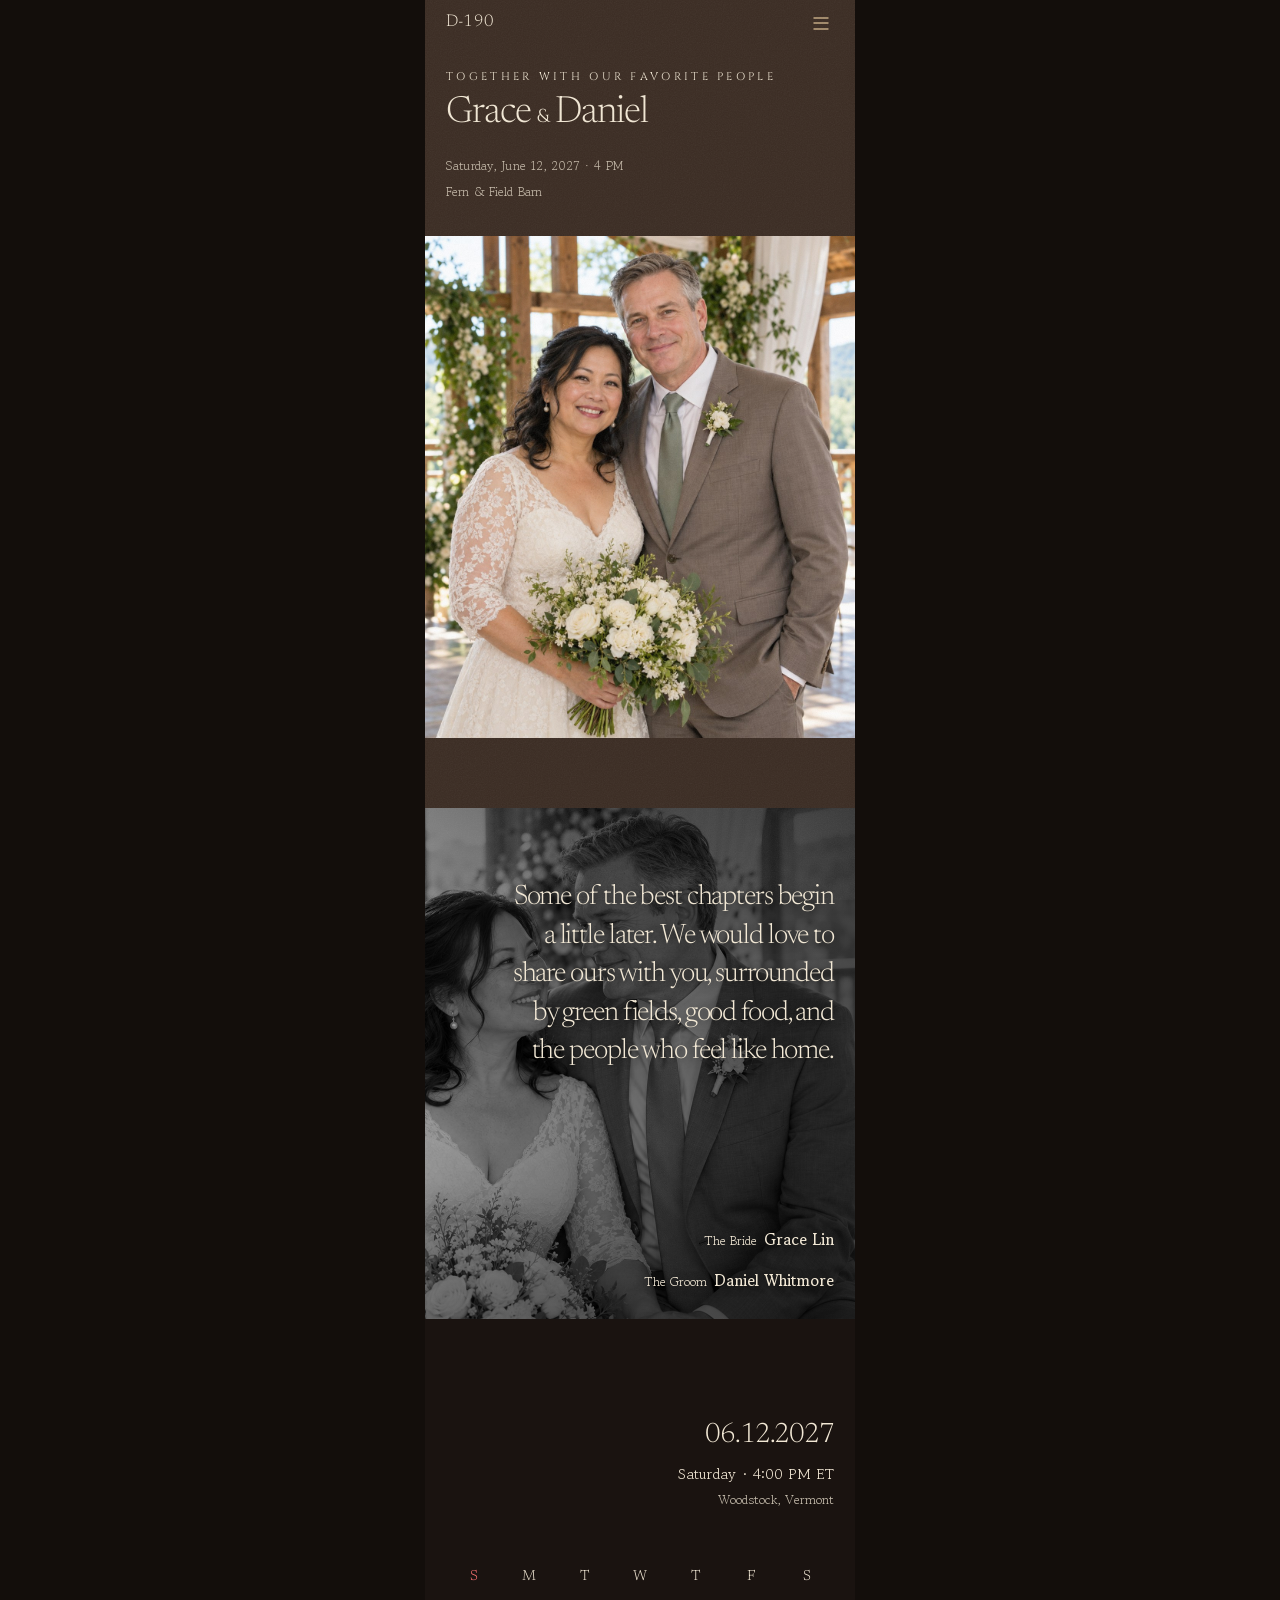
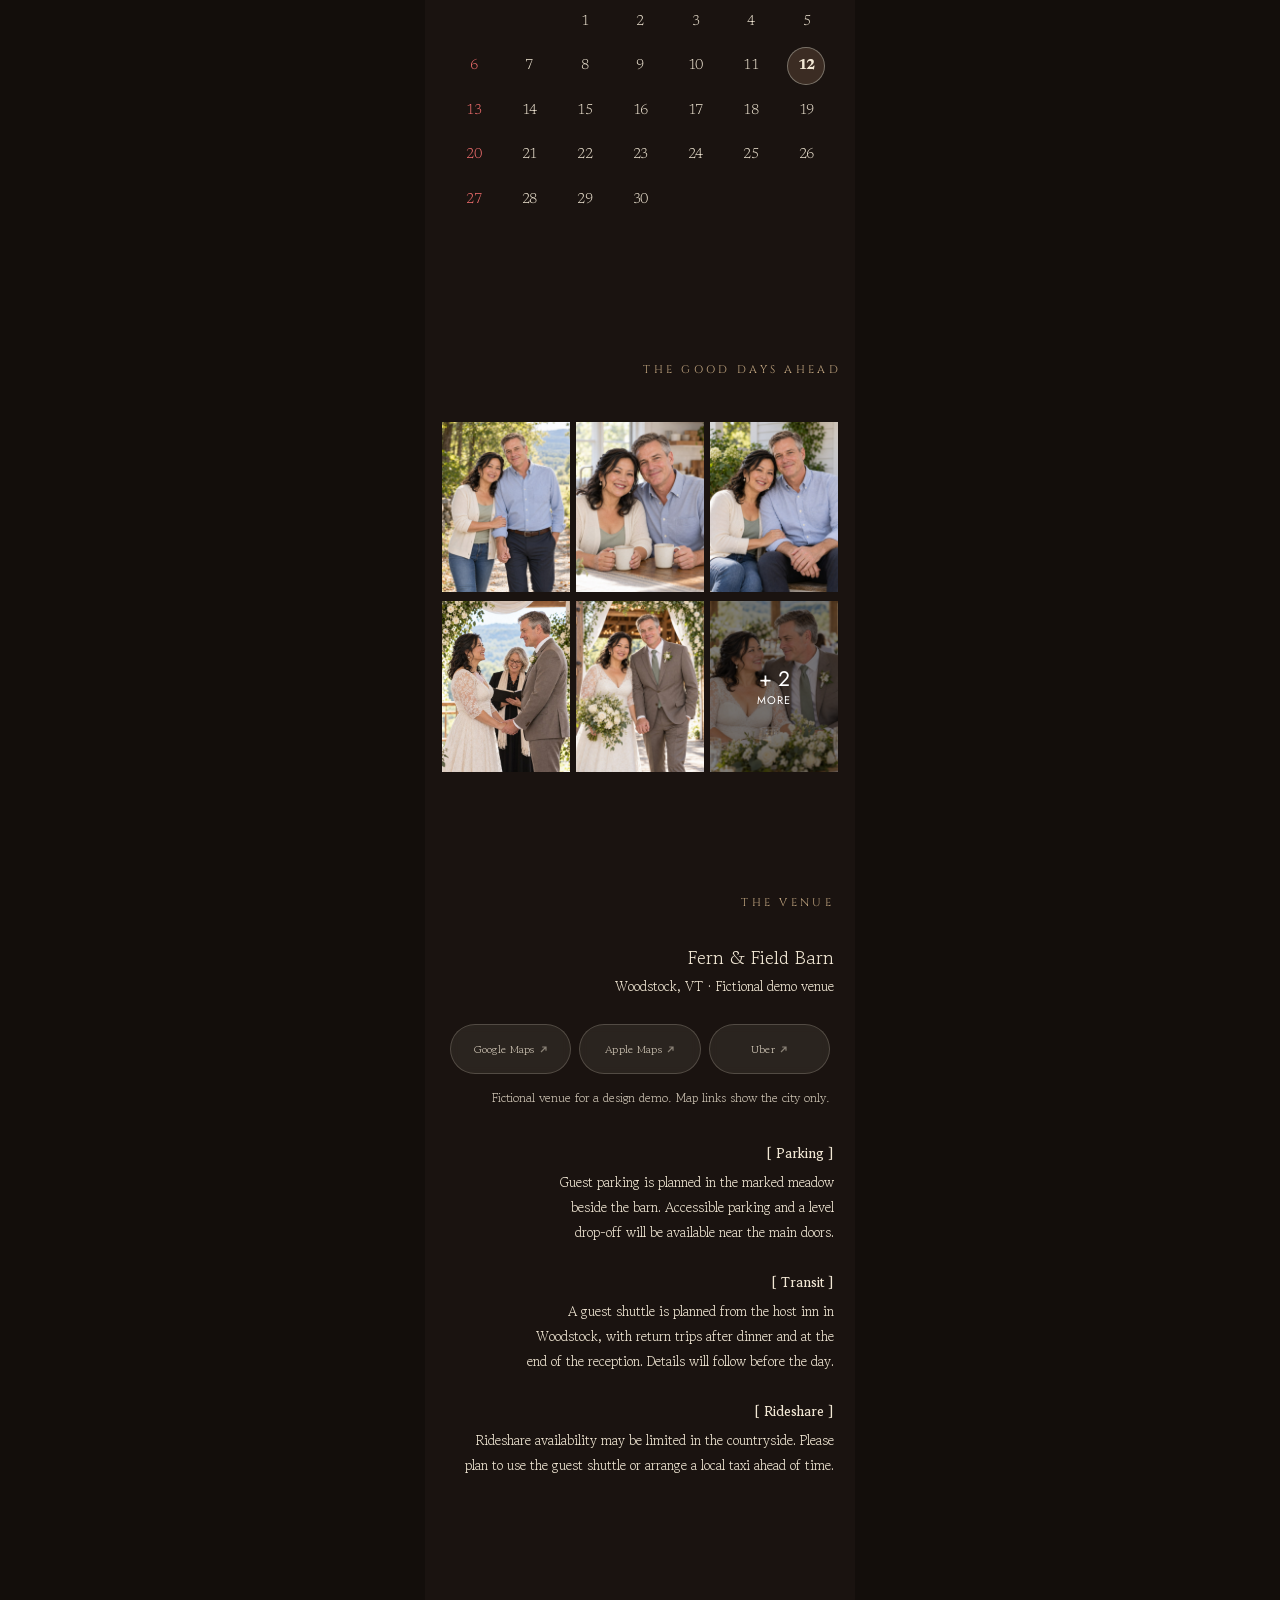
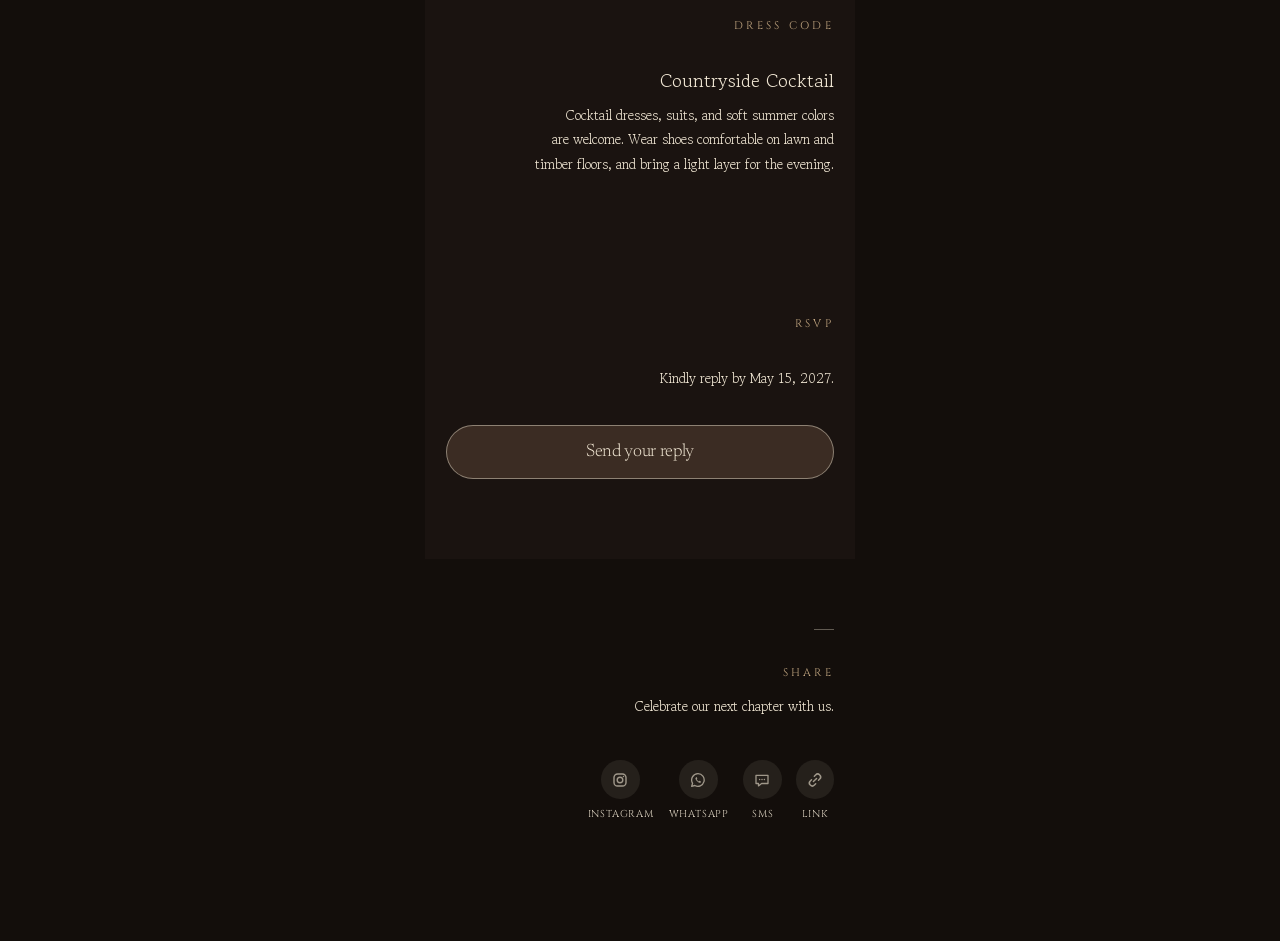
<file: seoul/brown/index.html>
<!doctype html>
<html lang="en" data-theme="brown">
<head>
<meta charset="utf-8">
<meta name="viewport" content="width=device-width, initial-scale=1, viewport-fit=cover">
<meta name="format-detection" content="telephone=no">
<link rel="stylesheet" href="https://fonts.googleapis.com/css2?family=Cinzel:wght@400&amp;family=Gowun+Batang:wght@400;700&amp;family=Jost:wght@300;400&amp;family=Newsreader:opsz,wght@72,300&amp;display=swap">

<script>

window.WEDDING = {
  "draft": false,
  "invited": "Together with our favorite people",
  "bride": {
    "name": "Grace Lin",
    "en": "Grace",
    "role": "The Bride",
    "parents": []
  },
  "groom": {
    "name": "Daniel Whitmore",
    "en": "Daniel",
    "role": "The Groom",
    "parents": []
  },
  "date": "2027-06-12T16:00",
  "offset": "-04:00",
  "timezone": "ET",
  "city": "Woodstock, Vermont",
  "greeting": "Some of the best chapters begin a little later. We would love to share ours with you, surrounded by green fields, good food, and the people who feel like home.",
  "greetingKo": "",
  "playlist": {
    "title": "",
    "songs": []
  },
  "gallery": {
    "title": "The good days ahead",
    "show": 6
  },
  "venue": {
    "name": "Fern & Field Barn",
    "address": "Woodstock, VT · Fictional demo venue",
    "tel": "",
    "latitude": null,
    "longitude": null,
    "photo": "",
    "mapImage": "",
    "maps": [
      {
        "label": "Google Maps",
        "url": "https://www.google.com/maps/search/?api=1&query=Woodstock%2C+Vermont"
      },
      {
        "label": "Apple Maps",
        "url": "https://maps.apple.com/?q=Fern+%26+Field+Barn&address=Woodstock%2C+Vermont"
      },
      {
        "label": "Uber",
        "url": "https://m.uber.com/ul/?action=setPickup&pickup=my_location&dropoff%5Bnickname%5D=Fern+%26+Field+Barn&dropoff%5Bformatted_address%5D=Woodstock%2C+VT+%C2%B7+Fictional+demo+venue"
      }
    ],
    "mapTip": "Fictional venue for a design demo. Map links show the city only."
  },
  "ways": [
    {
      "title": "Parking",
      "text": "Guest parking is planned in the marked meadow beside the barn. Accessible parking and a level drop-off will be available near the main doors."
    },
    {
      "title": "Transit",
      "text": "A guest shuttle is planned from the host inn in Woodstock, with return trips after dinner and at the end of the reception. Details will follow before the day."
    },
    {
      "title": "Rideshare",
      "text": "Rideshare availability may be limited in the countryside. Please plan to use the guest shuttle or arrange a local taxi ahead of time."
    }
  ],
  "dressCode": {
    "label": "Dress Code",
    "title": "Countryside Cocktail",
    "text": "Cocktail dresses, suits, and soft summer colors are welcome. Wear shoes comfortable on lawn and timber floors, and bring a light layer for the evening."
  },
  "registry": null,
  "rsvp": {
    "label": "RSVP",
    "text": "Kindly reply by May 15, 2027.",
    "button": "Send your reply",
    "endpoint": "",
    "meals": [
      "Herb-roasted chicken",
      "Baked salmon with lemon",
      "Summer vegetable tart (vegetarian)"
    ]
  },
  "moments": {
    "upload": ""
  },
  "bgm": [],
  "share": {
    "url": "https://rangbang-studio.github.io/seoul/brown/",
    "title": "Grace & Daniel · June 12, 2027",
    "description": "Saturday, June 12, 2027 · Fern & Field Barn · Woodstock, Vermont",
    "image": "images/cover.jpg",
    "text": "Celebrate our next chapter with us."
  },
  "theme": {
    "random": false,
    "list": [
      "brown"
    ],
    "preview": []
  },
  "photos": {
    "cover": "images/cover.jpg",
    "intro": {
      "src": "images/intro.jpg",
      "pos": "50% 50%"
    },
    "playlist": {
      "src": ""
    },
    "gallery": [
      {
        "src": "images/g01.jpg",
        "thumb": "images/g01.jpg"
      },
      {
        "src": "images/g02.jpg",
        "thumb": "images/g02.jpg"
      },
      {
        "src": "images/g03.jpg",
        "thumb": "images/g03.jpg"
      },
      {
        "src": "images/g04.jpg",
        "thumb": "images/g04.jpg"
      },
      {
        "src": "images/g05.jpg",
        "thumb": "images/g05.jpg"
      },
      {
        "src": "images/g06.jpg",
        "thumb": "images/g06.jpg"
      },
      {
        "src": "images/g07.jpg",
        "thumb": "images/g07.jpg"
      },
      {
        "src": "images/g08.jpg",
        "thumb": "images/g08.jpg"
      }
    ]
  }
};

(() => {
  const T = window.WEDDING.theme || {};
  const allowed = ['brown', 'emerald', 'butter', 'chartreuse'];
  const candidates = [];
  const list = (T.list || allowed).filter(x => allowed.includes(x));
  if (!list.length) list.push(allowed[0]);
  const preview = (T.preview || candidates).filter(x => candidates.includes(x));
  const m = /[?&]theme=([a-z]+)/.exec(location.search);
  const shuffle = a => { for (let i = a.length - 1; i > 0; i--) { const j = Math.floor(Math.random() * (i + 1)); const t = a[i]; a[i] = a[j]; a[j] = t; } return a; };
  const nextFromBag = () => {
    try {
      let bag = JSON.parse(localStorage.getItem('themeBag') || '[]').filter(x => list.indexOf(x) >= 0);
      const last = localStorage.getItem('themeLast');
      if (!bag.length) {
        bag = shuffle(list.slice());
        if (bag.length > 1 && bag[0] === last) bag.push(bag.shift());
      }
      const next = bag.shift();
      localStorage.setItem('themeBag', JSON.stringify(bag));
      localStorage.setItem('themeLast', next);
      return next;
    } catch (e) { return list[Math.floor(Math.random() * list.length)]; }
  };
  const pick = m && list.concat(preview).includes(m[1]) ? m[1] : T.random ? nextFromBag() : list[0];
  document.documentElement.setAttribute('data-theme', pick);
  window.WEDDING.themeName = pick;
})();
</script>

<style>

:root {
  --accent: #3b2c23;
  --black: #1a1310;
  --black-2: #130e0b;
  --paper: #f2e8d5;
  --peach: #c4a882;
  --sunday: #f87171;
  --dot: #c8c2b8;
  --cream: #f4f2ed;
  --backdrop: #130e0b;
  
  --on-accent: #f2e8d5;       
  --on-paper: #1a1310;        
  --accent-rgb: 59, 44, 35;
  --paper-rgb: 242, 232, 213;
  --cream-rgb: 244, 242, 237;
  --accent-photo: #f2e8d5;   
  --accent-line: transparent;      
  --warn: #f4a28c;
  --f-display: "Newsreader", "Gowun Batang", serif;
  --f-caps: "Cinzel", "Gowun Batang", serif;
  --f-body: "Gowun Batang", serif;
  --f-num: "Jost", "Helvetica Neue", Arial, sans-serif;
  --gutter: 21px;
  --col: 430px;
  color-scheme: only light;
}

:root[data-theme="brown"] { --accent: #3b2c23; --accent-rgb: 59, 44, 35; --on-accent: #f2e8d5; --accent-line: rgba(242, 232, 213, .45);
  --black: #1a1310; --black-2: #130e0b; --backdrop: #130e0b; --paper: #f2e8d5; --paper-rgb: 242, 232, 213; --peach: #c4a882;
  --on-paper: #1a1310; --sunday: #f87171; --accent-photo: #f2e8d5; }

:root[data-theme="forest"] { --accent: #2e3829; --accent-rgb: 46, 56, 41; --on-accent: #eae8e4; --accent-line: rgba(234, 232, 228, .45);
  --black: #141a12; --black-2: #0e130c; --backdrop: #0e130c; --paper: #eae8e4; --paper-rgb: 234, 232, 228; --peach: #9ca69e;
  --on-paper: #141a12; --sunday: #f87171; --accent-photo: #eae8e4; }

:root[data-theme="emerald"] { --accent: #0f5c47; --accent-rgb: 15, 92, 71; --on-accent: #efe9d8; --black: #0c1813; --black-2: #08110d; --backdrop: #08110d;
  --paper: #efe9d8; --paper-rgb: 239, 233, 216; --peach: #d6bd84; --on-paper: #0c1813; --sunday: #f87171; --accent-photo: #e4d3a6; }

:root[data-theme="cherry"] { --accent: #9e1b32; --accent-rgb: 158, 27, 50; --on-accent: #f4e6dc; --black: #1a0a0d; --black-2: #12070a; --backdrop: #12070a;
  --paper: #f4e6dc; --paper-rgb: 244, 230, 220; --peach: #f0a9b4; --on-paper: #1a0a0d; --sunday: #ff8a8a; --accent-photo: #f3b0b9; }

:root[data-theme="sapphire"] { --accent: #1f3a8a; --accent-rgb: 31, 58, 138; --on-accent: #ece8de; --black: #0b1024; --black-2: #070b1a; --backdrop: #070b1a;
  --paper: #ece8de; --paper-rgb: 236, 232, 222; --peach: #d9c08b; --on-paper: #0b1024; --sunday: #f87171; --accent-photo: #c4d4f7; }

:root[data-theme="butter"] { --accent: #f1cf5e; --accent-rgb: 241, 207, 94; --on-accent: #1f1a0e; --black: #17140d; --black-2: #100e09; --backdrop: #100e09;
  --paper: #f4ecd4; --paper-rgb: 244, 236, 212; --peach: #f1cf5e; --on-paper: #17140d; --sunday: #f87171; --accent-photo: #f1cf5e; }

:root[data-theme="chartreuse"] { --accent: #d4de4a; --accent-rgb: 212, 222, 74; --on-accent: #2b0b13; --black: #2b0b13; --black-2: #1f070d; --backdrop: #1f070d;
  --paper: #f5ead9; --paper-rgb: 245, 234, 217; --peach: #d4de4a; --on-paper: #2b0b13; --sunday: #ff9a9a; --accent-photo: #d4de4a; }

[hidden] { display: none !important; }
*, *::before, *::after { box-sizing: border-box; }
html { -webkit-text-size-adjust: 100%; text-size-adjust: 100%; }
body {
  margin: 0;
  background: var(--backdrop);
  color: var(--paper);
  font-family: var(--f-body);
  font-weight: 400;
  line-height: 1.6;
  word-break: keep-all;
  overflow-wrap: break-word;
  -webkit-font-smoothing: antialiased;
}
p, h1, h2, h3, h4, h5, ol, ul, figure { margin: 0; padding: 0; }
img { max-width: 100%; }
a { color: inherit; text-decoration: none; }

a[x-apple-data-detectors] { color: inherit !important; text-decoration: none !important; font: inherit !important; }
button { font: inherit; color: inherit; -webkit-tap-highlight-color: transparent; }
:focus-visible { outline: 1px solid var(--peach); outline-offset: 3px; }

.stage { position: relative; max-width: var(--col); margin: 0 auto; background: var(--black); overflow: hidden; }

.label {
  font-family: var(--f-caps);
  font-size: 11px;
  line-height: 15px;
  font-weight: 400;
  letter-spacing: .3em;
  text-transform: uppercase;
  color: var(--peach);
  text-align: right;
}

.bar {
  position: fixed; top: 0; left: 0; right: 0; z-index: 50;
  max-width: var(--col); margin: 0 auto;
  display: flex; align-items: center; justify-content: space-between;
  height: calc(46px + env(safe-area-inset-top, 0px));
  padding: env(safe-area-inset-top, 0px) 17px 0 21px;
  color: var(--peach);
  background: rgba(var(--accent-rgb), 0);
  transition: background-color .3s cubic-bezier(.4, 0, .2, 1), color .3s cubic-bezier(.4, 0, .2, 1);
}
.bar.is-solid { background: rgba(var(--accent-rgb), .95); color: var(--on-accent); }

.bar__dday { font-family: var(--f-display); font-size: 17px; line-height: 20px; font-weight: 300; letter-spacing: .01em; white-space: nowrap; color: var(--on-accent); }
.bar__btn { display: flex; align-items: center; justify-content: center; width: 34px; height: 34px; padding: 0; border: 0; background: none; color: inherit; cursor: pointer; }
.bar__btn svg { width: 22px; height: 22px; fill: none; stroke: currentColor; stroke-width: 1.4; stroke-linecap: round; }

.cover { background: var(--accent); color: var(--on-accent); padding: 70px 0; }
.cover__text { padding: 0 var(--gutter); container-type: inline-size; }
.invited { font-family: var(--f-caps); font-size: 11px; line-height: 14px; font-weight: 400; letter-spacing: .3em; text-transform: uppercase; }

.names { margin-top: 11px; font-family: var(--f-display); font-size: 36.8px; font-size: clamp(12.47px, 11.583cqi, 37.42px); line-height: 1; font-weight: 300; letter-spacing: -0.025em; }
.names .amp { margin: 0 .3em; font-family: var(--f-caps); font-size: .5em; line-height: 1; font-weight: 400; letter-spacing: 0; }
.cover__meta { margin-top: 24px; opacity: .75; }
.meta { font-size: 12.5px; line-height: 19px; font-weight: 400; letter-spacing: .01em; }
.meta + .meta { margin-top: 7px; }
.cover__photo { position: relative; margin-top: 35px; overflow: hidden; background: var(--cream); }
.cover__photo::before { content: ""; display: block; padding-top: 116.667%; }
.cover__photo > img, .cover__photo > .ph { position: absolute; top: 0; left: 0; width: 100%; height: 100%; }
.cover__photo > img { object-fit: cover; }
.ph { display: flex; align-items: center; justify-content: center; background: var(--cream); color: #b3ada3; font-family: var(--f-display); font-style: italic; font-size: 12px; }

.intro { padding: 70px var(--gutter) 26px; }
.greeting { font-family: var(--f-display); font-size: 28px; line-height: 1.375; font-weight: 300; letter-spacing: -0.04em; text-align: right; text-wrap: balance; }
.greeting__ko { margin-top: 14px; font-size: 14.5px; line-height: 24px; font-weight: 400; opacity: .8; text-align: right; }
.people { margin-top: 157px; text-align: right; }
.person + .person { margin-top: 17px; }
.person__name { font-size: 13px; line-height: 22px; font-weight: 400; }
.person__name b { margin-left: 7px; font-size: 15.5px; font-weight: 700; }
.person__parents { margin-top: 3px; font-size: 13px; line-height: 19px; font-weight: 400; }

.intro--photo { position: relative; overflow: hidden; background: #262626; }
.intro__bg, .intro__shade { position: absolute; top: 0; right: 0; bottom: 0; left: 0; }
.intro__bg img { display: block; width: 100%; height: 100%; object-fit: cover; transform: scale(1.35); transform-origin: 100% 15%; filter: grayscale(1); }  /* 원본처럼 흑백: 구매자 사진이 컬러여도 같은 분위기 */

.intro__shade { background: linear-gradient(180deg, rgba(0, 0, 0, .3), rgba(0, 0, 0, 0) 45%, rgba(0, 0, 0, 0) 65%, rgba(0, 0, 0, .3)), linear-gradient(90deg, rgba(0, 0, 0, .3), rgba(0, 0, 0, .68)); }
.intro--photo > [data-reveal] { position: relative; }
.intro--photo .greeting, .intro--photo .greeting__ko { color: var(--accent-photo); }
.intro--photo .greeting__ko { font-weight: 400; opacity: 1; }
.intro--photo .greeting, .intro--photo .greeting__ko, .intro--photo .people { text-shadow: 0 1px 10px rgba(0, 0, 0, .5); }

.playlist { position: relative; min-height: 480px; overflow: hidden; color: #fff; background: #5a554f; }

.playlist__bg { position: absolute; top: 0; right: 0; bottom: 0; left: 0; background: #5a554f; }
.playlist__bg img { display: block; width: 100%; height: 100%; object-fit: cover; transform: scale(1.23); transform-origin: 50% 0%; }
.playlist__shade { position: absolute; top: 0; right: 0; bottom: 0; left: 0; background: linear-gradient(180deg, rgba(0, 0, 0, .58) 0%, rgba(0, 0, 0, .52) 52%, rgba(0, 0, 0, .12) 68%, rgba(0, 0, 0, 0) 100%); }
.playlist__body { position: relative; padding: 64px var(--gutter) 300px; text-align: right; }

.playlist .label { font-family: var(--f-display); font-size: 27px; line-height: 1.2; font-weight: 300; letter-spacing: -0.02em; text-transform: none; color: #fff; }

.playlist__note { margin-top: 9px; font-size: 10.5px; line-height: 16px; font-weight: 300; color: rgba(255, 255, 255, .65); }
.playlist__note span { display: block; font-size: 10px; }
.songs { margin-top: 21px; list-style: none; font-size: 13.5px; line-height: 30px; font-weight: 400; }
.songs__more { margin-top: 28px; font-size: 13.5px; line-height: 28px; font-weight: 400; }

.cal { padding: 100px var(--gutter) 70px; text-align: right; }
.cal__date { font-family: var(--f-display); font-size: 28px; line-height: 33px; font-weight: 300; letter-spacing: -0.04em; }
.cal__time { margin-top: 11px; font-size: 15px; line-height: 21px; font-weight: 400; }
.cal__en { margin-top: 6px; font-size: 13px; line-height: 20px; font-weight: 400; opacity: .8; }
.cal__grid { display: grid; grid-template-columns: repeat(7, 1fr); grid-auto-rows: 44.5px; margin-top: 45px; font-family: var(--f-display); font-size: 14.5px; font-weight: 300; letter-spacing: -0.04em; text-align: center; }
.cal__grid > span { display: flex; align-items: center; justify-content: center; }
.cal__grid .sun { color: var(--sunday); }
.cal__grid .is-wedding i { display: flex; align-items: center; justify-content: center; width: 36px; height: 36px; border-radius: 50%; background: var(--accent); color: var(--on-accent); box-shadow: 0 0 0 1px var(--accent-line); font-style: normal; font-weight: 700; }

.gallery { padding: 70px 17px 53px; }
.gallery .label { margin-right: -3px; }
.grid { display: grid; grid-template-columns: repeat(3, 1fr); column-gap: 6px; row-gap: 9px; margin-top: 45px; }
.tile { position: relative; display: block; width: 100%; padding: 0; border: 0; background: var(--cream); overflow: hidden; cursor: pointer; }
.tile::before { content: ""; display: block; padding-top: 133.333%; }
.tile > img, .tile > .ph, .tile__more { position: absolute; top: 0; left: 0; width: 100%; height: 100%; }
.tile > img { object-fit: cover; }
.tile__more { display: flex; flex-direction: column; align-items: center; justify-content: center; background: rgba(0, 0, 0, .5); color: #fff; }
.tile__more b { font-family: var(--f-num); font-size: 21px; line-height: 28px; font-weight: 400; }
.tile__more small { font-family: var(--f-num); font-size: 11px; line-height: 15px; letter-spacing: .1em; text-transform: uppercase; }

.venue { padding: 70px var(--gutter); text-align: right; }
.venue__name { margin-top: 35px; font-size: 18.5px; line-height: 24.5px; font-weight: 400; }

.venue__photo { position: relative; width: 80%; margin: 34px auto 0; background: #1b1b1b; }
.venue__photo::before { content: ""; display: block; padding-top: 56.25%; }
.venue__photo img { position: absolute; top: 0; left: 0; width: 100%; height: 100%; object-fit: cover; }
.venue__photo + .venue__name { margin-top: 30px; }

.framed { outline: 1px solid rgba(var(--cream-rgb), .7); outline-offset: 6px; box-shadow: 0 0 0 1px rgba(var(--cream-rgb), .2); }
.venue__photo + .mapbox { margin-top: 12px; }
.venue__line { font-size: 13.5px; line-height: 21px; font-weight: 400; }
.venue__name + .venue__line { margin-top: 7px; }
.venue__line + .venue__line { margin-top: 4px; }
.mapbox { display: flex; flex-direction: column; align-items: center; justify-content: center; height: 179px; margin-top: 28px; border: 1px solid rgba(0, 0, 0, .05); border-radius: 1.75px; background: rgba(0, 0, 0, .05); }
.mapbox svg { width: 24px; height: 24px; fill: none; stroke: currentColor; stroke-width: 1.2; opacity: .6; }
.mapbox span { margin-top: 7px; font-family: var(--f-caps); font-size: 10px; line-height: 15px; letter-spacing: .1em; text-transform: uppercase; }
.mapbox--img { display: block; height: auto; border: 0; background: none; }
.mapbox--img img { display: block; width: 100%; height: auto; }
.maplinks { display: grid; grid-template-columns: repeat(3, 1fr); gap: 8px; margin: 27px 4px 0; }

.mapbtn { display: flex; flex-direction: column; align-items: center; justify-content: center; min-height: 50px; padding: 7px 4px; border: 1px solid rgba(var(--paper-rgb), .2); border-radius: 999px; background: rgba(var(--paper-rgb), .08); -webkit-backdrop-filter: blur(4px); backdrop-filter: blur(4px); font-size: 11px; line-height: 15px; font-weight: 400; letter-spacing: .025em; white-space: nowrap; transition: all .3s cubic-bezier(.4, 0, .2, 1); }
.mapbtn:active { transform: scale(.95); }
.mapbtn__ko { display: flex; align-items: center; opacity: .8; transition: opacity .15s cubic-bezier(.4, 0, .2, 1); }

.mapbtn__en { margin-top: 3px; padding-left: .06em; font-family: var(--f-caps); font-size: 10.5px; font-size: clamp(8.6px, 2.8vw, 10.5px); line-height: 14px; font-weight: 400; letter-spacing: .04em; text-transform: uppercase; opacity: .85; transition: opacity .15s cubic-bezier(.4, 0, .2, 1); }
.mapbtn svg { width: 9px; height: 9px; margin-left: 4px; fill: none; stroke: currentColor; stroke-width: 1.2; opacity: .6; transition: opacity .15s cubic-bezier(.4, 0, .2, 1); }
.mapbtn:hover .mapbtn__ko, .mapbtn:hover .mapbtn__en, .mapbtn:hover svg { opacity: 1; }
.ways { margin-top: 36px; }
.way + .way { margin-top: 28px; }
.way h5 { font-size: 13.5px; line-height: 19px; font-weight: 700; }
.way p { margin-top: 7px; font-size: 13.5px; line-height: 25px; font-weight: 400; }

.way p.way__en { margin-top: 10px; font-size: 13px; line-height: 21px; opacity: .8; }
.way__en span { display: block; margin-bottom: 2px; font-family: var(--f-caps); font-weight: 400; font-size: 11px; line-height: 16px; letter-spacing: .15em; text-transform: uppercase; }

.maptip { margin: 14px 4px 0; font-size: 12.5px; line-height: 20px; font-weight: 400; opacity: .8; text-wrap: balance; }

.way p, .party__text, .party__en, .songs li { text-wrap: balance; }

.dress-code { padding: 70px var(--gutter); text-align: right; }
.dress-code__title { margin-top: 35px; font-size: 18.5px; line-height: 24.5px; font-weight: 400; }
.dress-code__text { margin-top: 10px; font-size: 13.5px; line-height: 24.5px; font-weight: 400; text-wrap: balance; }

.gifts { padding: 70px var(--gutter) 69px; }
.registry { margin-top: 44px; }
.registry__img { position: relative; width: 62%; margin: 26px auto 0; overflow: hidden; background: #f4f2ed; }
.registry__img + .registry__btn { margin-top: 26px; }
.registry__img::before { content: ""; display: block; padding-top: 100%; }
.registry__img img { position: absolute; top: 0; left: 0; width: 100%; height: 100%; object-fit: cover; }
.registry__btn { display: flex; flex-direction: column; align-items: center; justify-content: center; width: 100%; min-height: 54px; margin-top: 16px; padding: 8px 12px; border: 1px solid var(--accent-line); border-radius: 999px; background: var(--accent); color: var(--on-accent); cursor: pointer; transition: all .3s cubic-bezier(.4, 0, .2, 1); }
.registry__btn:active { transform: scale(.97); }
.registry__title { font-family: var(--f-display); font-size: 18px; line-height: 22px; font-weight: 300; letter-spacing: -0.02em; }
.registry__sub { margin-top: 2px; padding-left: .15em; font-family: var(--f-caps); font-weight: 400; font-size: 10.5px; line-height: 13px; letter-spacing: .15em; text-transform: uppercase; opacity: .9; }

.fund { position: fixed; top: 0; right: 0; bottom: 0; left: 0; z-index: 85; display: flex; align-items: center; justify-content: center; padding: 24px 18px; background: rgba(0, 0, 0, .72); animation: fadeIn .3s ease-in-out; }
.fund.is-leaving { animation: fadeOut .3s ease-in-out forwards; }
.fund__panel { position: relative; width: 100%; max-width: 340px; max-height: 100%; overflow-y: auto; padding: 36px 24px 24px; border: 1px solid rgba(var(--paper-rgb), .18); background: var(--black); color: var(--paper); text-align: center; }
.fund__close { position: absolute; top: 6px; right: 6px; display: flex; align-items: center; justify-content: center; width: 40px; height: 40px; padding: 0; border: 0; background: none; color: var(--paper); cursor: pointer; }
.fund__close svg { width: 20px; height: 20px; fill: none; stroke: currentColor; stroke-width: 1.3; stroke-linecap: round; }
.fund__label { padding-left: .3em; font-family: var(--f-caps); font-size: 11px; line-height: 15px; font-weight: 400; letter-spacing: .3em; text-transform: uppercase; color: var(--peach); }
.fund__title { margin-top: 10px; font-family: var(--f-display); font-size: 28px; line-height: 1.2; font-weight: 300; letter-spacing: -0.03em; }
.fund__text { margin-top: 12px; font-size: 13.5px; line-height: 1.75; font-weight: 400; opacity: .85; }
.fund__amounts { display: grid; grid-template-columns: repeat(4, 1fr); gap: 8px; margin-top: 22px; }
.fund__amt { height: 40px; padding: 0; border: 1px solid rgba(var(--paper-rgb), .25); border-radius: 999px; background: transparent; color: var(--paper); font-family: var(--f-num); font-size: 13px; cursor: pointer; transition: all .2s ease; }
.fund__amt[aria-pressed="true"] { border-color: var(--paper); background: var(--paper); color: var(--on-paper); }
.fund__custom { display: flex; align-items: center; margin-top: 14px; border-bottom: 1px solid rgba(var(--paper-rgb), .35); }
.fund__custom span { padding-left: 4px; font-family: var(--f-num); font-size: 18px; opacity: .7; }
.fund__custom input { flex: 1; min-width: 0; padding: 8px 6px; border: 0; background: transparent; color: var(--paper); font-family: var(--f-num); font-size: 18px; outline: none; }
.fund__custom input::placeholder { color: rgba(var(--paper-rgb), .4); font-size: 14px; }
.fund__note { min-height: 18px; margin-top: 8px; font-size: 12px; line-height: 18px; color: var(--warn); }
.fund__actions { display: grid; grid-template-columns: 1fr 1.4fr; gap: 8px; margin-top: 6px; }
.fund__cancel { height: 46px; padding: 0; border: 1px solid rgba(var(--paper-rgb), .25); border-radius: 999px; background: transparent; color: var(--paper); font-family: var(--f-caps); font-weight: 400; font-size: 11px; letter-spacing: .2em; text-transform: uppercase; cursor: pointer; }
.fund__gift { display: flex; align-items: center; justify-content: center; height: 46px; border-radius: 999px; background: var(--accent); color: var(--on-accent); box-shadow: 0 0 0 1px var(--accent-line); font-family: var(--f-display); font-size: 18px; font-weight: 300; letter-spacing: -0.01em; }
.fund__fine { margin-top: 14px; font-size: 11.5px; line-height: 1.6; opacity: .7; }

.party { padding: 70px var(--gutter) 80px; text-align: right; }
.party__text { margin-top: 35px; font-size: 13.5px; line-height: 24.5px; font-weight: 400; }
.party__en { margin-top: 10px; font-size: 13px; line-height: 21px; font-weight: 400; opacity: .8; }
.party__note { margin-top: 24px; font-size: 13.5px; line-height: 21px; font-weight: 400; }
.party__note span { display: block; margin-top: 2px; font-size: 13px; line-height: 21px; font-weight: 400; opacity: .8; }
.party__btn { margin-top: 34px; }

.party__sub { margin-top: 6px; font-family: var(--f-display); font-size: 17px; line-height: 1.3; font-weight: 300; letter-spacing: -0.01em; opacity: .85; }

.party__info { text-wrap: balance; }
.party__info span { display: block; margin-top: 6px; font-size: 13px; }
.pf { display: block; margin-top: 18px; text-align: left; }
.party__info + .pf { margin-top: 24px; }
.pf__head { display: flex; align-items: baseline; justify-content: space-between; font-size: 13px; line-height: 18px; font-weight: 400; }
.pf__head em { margin-left: 5px; font-family: var(--f-caps); font-weight: 400; font-size: 10px; font-style: normal; letter-spacing: .12em; text-transform: uppercase; opacity: .75; }
.pf__head b, .pf__head i { font-size: 11px; font-style: normal; font-weight: 400; letter-spacing: .02em; }
.pf__head b { color: var(--peach); }
.pf__head i { opacity: .7; }
.pf__box { display: flex; align-items: center; margin-top: 2px; border-bottom: 1px solid rgba(var(--paper-rgb), .35); transition: border-color .2s ease; }
.pf__box:focus-within { border-bottom-color: var(--paper); }
.pf__box--num { width: 112px; }

.pf input, .pf select, .pf textarea { flex: 1; min-width: 0; width: 100%; padding: 8px 2px; border: 0; border-radius: 0; background: transparent; color: var(--paper); font-family: var(--f-body); font-size: 16px; line-height: 1.4; outline: none; -webkit-appearance: none; appearance: none; }
.pf input:-webkit-autofill { -webkit-text-fill-color: var(--paper); -webkit-box-shadow: 0 0 0 40px var(--black) inset; }
.pf__unit { flex: none; padding: 0 4px 0 8px; font-size: 13px; opacity: .7; }
.pf select option { background: var(--black); color: var(--paper); }
.pf textarea { resize: vertical; }
.pf input::placeholder, .pf textarea::placeholder { color: rgba(var(--paper-rgb), .4); font-size: 13px; }
.pf__hint { display: block; margin-top: 7px; font-size: 11.5px; line-height: 1.6; opacity: .7; }

.moments { padding: 70px var(--gutter) 80px; text-align: right; }
.mf__pick { position: relative; display: flex; flex-direction: column; align-items: center; justify-content: center; min-height: 66px; margin-top: 18px; padding: 10px; border: 1px dashed rgba(var(--paper-rgb), .45); border-radius: 12px; font-size: 13px; line-height: 1.4; cursor: pointer; }
.mf__pick span { margin-top: 2px; font-size: 11.5px; opacity: .75; }
.mf__pick input { position: absolute; top: 0; left: 0; width: 1px; height: 1px; opacity: 0; pointer-events: none; }
.mf__list { list-style: none; max-height: 30vh; overflow-y: auto; margin-top: 10px; text-align: left; }
.mf__item { display: flex; flex-wrap: wrap; align-items: baseline; padding: 7px 0; border-bottom: 1px solid rgba(var(--paper-rgb), .12); font-size: 12.5px; line-height: 16px; }
.mf__name { flex: 1; min-width: 0; overflow: hidden; white-space: nowrap; text-overflow: ellipsis; }
.mf__size { flex: none; margin-left: 8px; font-family: var(--f-num); font-size: 11.5px; opacity: .7; }
.mf__bar { flex: 0 0 100%; height: 6px; margin-top: 6px; border-radius: 999px; overflow: hidden; background: rgba(var(--paper-rgb), .15); }
.mf__bar i { display: block; width: 0; height: 100%; border-radius: 999px; background: var(--accent); transition: width .2s linear; }

.mf__total { margin-top: 14px; text-align: left; }
.mf__total-head { display: flex; justify-content: space-between; align-items: baseline; font-size: 13px; line-height: 18px; font-weight: 400; }
.mf__total-head b { font-family: var(--f-num); font-weight: 400; }
.mf__total .mf__bar { display: block; height: 10px; margin-top: 6px; }
.mf__state { flex: 0 0 100%; margin-top: 3px; font-size: 11px; opacity: .8; }
.mf__item.is-done .mf__bar i { background: #7bc67b; }
.mf__item.is-fail .mf__state { color: var(--warn); opacity: 1; }
.party__send { width: 100%; padding: 0; border: 0; cursor: pointer; }
.party__send:disabled { opacity: .6; cursor: default; }

.share { padding: 70px var(--gutter) 120px; background: var(--black-2); text-align: right; }
.share__rule { display: block; width: 20px; height: 1px; margin-left: auto; background: rgba(var(--paper-rgb), .35); }
.share .label { margin-top: 35px; }
.share__text { margin-top: 14px; font-size: 13.5px; line-height: 24.5px; font-weight: 400; }

.share__btns { display: flex; flex-wrap: wrap; justify-content: flex-end; gap: 16px 14px; margin-top: 42px; }
.share__btn { display: flex; flex-direction: column; align-items: center; padding: 0; border: 0; background: none; cursor: pointer; transition: all .3s cubic-bezier(.4, 0, .2, 1); }
.share__btn { min-width: 38.5px; color: inherit; }
.share__btn i { display: flex; align-items: center; justify-content: center; width: 38.5px; height: 38.5px; border-radius: 50%; background: rgba(var(--paper-rgb), .08); transition: all .3s cubic-bezier(.4, 0, .2, 1); }
.share__btn svg { width: 18px; height: 18px; opacity: .6; transition: opacity .15s cubic-bezier(.4, 0, .2, 1); }
.share__btn span { margin-top: 9px; padding-left: .08em; font-family: var(--f-caps); font-weight: 400; font-size: 10px; line-height: 13.5px; letter-spacing: .08em; text-transform: uppercase; opacity: .9; transition: opacity .15s cubic-bezier(.4, 0, .2, 1); }
.share__btn:hover svg, .share__btn:hover span { opacity: 1; }

.grain {
  position: fixed; top: 0; right: 0; bottom: 0; left: 0; z-index: 90;
  max-width: var(--col); margin: 0 auto; pointer-events: none; opacity: .07;
  background-image: url("data:image/svg+xml,%3Csvg xmlns='http://www.w3.org/2000/svg' width='180' height='180'%3E%3Cfilter id='n'%3E%3CfeTurbulence type='fractalNoise' baseFrequency='.85' numOctaves='3' stitchTiles='stitch'/%3E%3CfeColorMatrix type='saturate' values='0'/%3E%3C/filter%3E%3Crect width='100%25' height='100%25' filter='url(%23n)'/%3E%3C/svg%3E");
}

.menu { position: fixed; top: 0; right: 0; bottom: 0; left: 0; z-index: 80; max-width: var(--col); margin: 0 auto; display: flex; flex-direction: column; align-items: center; justify-content: flex-start; overflow-y: auto; -webkit-overflow-scrolling: touch; background: var(--accent); color: var(--on-accent); animation: fadeIn .3s ease-in-out; }
.menu__close { position: absolute; top: calc(6px + env(safe-area-inset-top, 0px)); right: 17px; }
.menu__item { padding: 6px 18px; border: 0; background: none; font-family: var(--f-display); font-size: 22px; line-height: 1.3; font-weight: 300; letter-spacing: -0.04em; cursor: pointer; }

.menu__list { display: flex; flex-direction: column; align-items: center; margin: auto 0; padding: calc(60px + env(safe-area-inset-top, 0px)) 0 40px; }
.menu__item { display: flex; flex-direction: column; align-items: center; }
.menu__item + .menu__item { margin-top: 3px; }

.gpage { position: fixed; top: 0; right: 0; bottom: 0; left: 0; z-index: 82; max-width: var(--col); margin: 0 auto; overflow-y: auto; -webkit-overflow-scrolling: touch; background: var(--black); padding: calc(70px + env(safe-area-inset-top, 0px)) 17px 60px; animation: fadeIn .4s ease-in-out; }
.gpage__close { position: absolute; top: calc(6px + env(safe-area-inset-top, 0px)); right: 17px; color: var(--paper); }
.gpage .label { margin-right: -3px; }
.gpage .grid { margin-top: 30px; }

.lb { position: fixed; top: 0; right: 0; bottom: 0; left: 0; z-index: 100; background: rgba(6, 6, 6, .97); animation: fadeIn .25s ease; }
.lb__stage { position: absolute; top: 0; right: 0; bottom: 0; left: 0; display: flex; align-items: center; justify-content: center; padding: calc(56px + env(safe-area-inset-top, 0px)) 10px calc(56px + env(safe-area-inset-bottom, 0px)); touch-action: pan-y; }
.lb__stage img { max-width: 100%; max-height: 100%; object-fit: contain; -webkit-user-select: none; user-select: none; }
.lb__btn { position: absolute; display: flex; align-items: center; justify-content: center; width: 44px; height: 44px; padding: 0; border: 0; background: none; color: #eee9e2; cursor: pointer; }
.lb__btn svg { width: 22px; height: 22px; fill: none; stroke: currentColor; stroke-width: 1.3; stroke-linecap: round; stroke-linejoin: round; filter: drop-shadow(0 0 2px rgba(0, 0, 0, .65)); }
.lb__close { top: calc(6px + env(safe-area-inset-top, 0px)); right: 8px; }
.lb__prev { top: 50%; left: 2px; margin-top: -22px; }
.lb__next { top: 50%; right: 2px; margin-top: -22px; }
.lb__count { position: absolute; left: 0; right: 0; bottom: calc(18px + env(safe-area-inset-bottom, 0px)); text-align: center; color: #bdb7ae; font-family: var(--f-caps); font-weight: 400; font-size: 11px; letter-spacing: .3em; }

.player { position: fixed; left: 0; right: 0; bottom: 0; z-index: 60; max-width: var(--col); margin: 0 auto; display: flex; align-items: center; height: calc(58px + env(safe-area-inset-bottom, 0px)); padding: 0 10px env(safe-area-inset-bottom, 0px) 21px; background: rgba(var(--accent-rgb), .95); color: var(--on-accent); }
.player__progress { position: absolute; top: 0; left: 0; right: 0; height: 2px; background: rgba(0, 0, 0, .12); }
.player__progress i { display: block; width: 0; height: 100%; background: var(--on-accent); transition: width .25s linear; }

.player__eq { display: flex; align-items: flex-end; flex: none; width: 13px; height: 13px; margin-right: 11px; }
.player__eq i { flex: 1; height: 30%; margin-right: 2px; background: var(--on-accent); border-radius: 1px; }
.player__eq i:last-child { margin-right: 0; }
.player.is-playing .player__eq i { animation: playerEq .9s ease-in-out infinite alternate; }
.player.is-playing .player__eq i:nth-child(2) { animation-delay: -.3s; }
.player.is-playing .player__eq i:nth-child(3) { animation-delay: -.6s; }
@keyframes playerEq { from { height: 25%; } to { height: 100%; } }
.player__info { flex: 1; min-width: 0; }
.player__title, .player__artist { overflow: hidden; white-space: nowrap; text-overflow: ellipsis; }
.player__title { font-family: var(--f-display); font-size: 15px; line-height: 19px; font-weight: 300; letter-spacing: -0.01em; }
.player__artist { margin-top: 1px; font-family: var(--f-caps); font-weight: 400; font-size: 10px; line-height: 13px; letter-spacing: .12em; text-transform: uppercase; opacity: .8; }
.player__ctrls { display: flex; align-items: center; flex: none; margin-left: 8px; }
.player__btn { display: flex; align-items: center; justify-content: center; width: 40px; height: 40px; padding: 0; border: 0; border-radius: 50%; background: none; color: var(--on-accent); cursor: pointer; }
.player__btn svg { width: 16px; height: 16px; fill: currentColor; }

.player__play { width: 38px; height: 38px; margin: 0 2px; background: var(--on-accent); color: var(--accent); }
.player__play svg { width: 15px; height: 15px; }

.player__play.is-waiting { animation: playerPulse 2s ease-out infinite; }
@keyframes playerPulse { 0% { box-shadow: 0 0 0 0 rgba(0, 0, 0, .45); } 70% { box-shadow: 0 0 0 10px rgba(0, 0, 0, 0); } 100% { box-shadow: 0 0 0 0 rgba(0, 0, 0, 0); } }

.toast { position: fixed; left: 50%; bottom: calc(76px + env(safe-area-inset-bottom, 0px)); z-index: 110; max-width: calc(100% - 40px); padding: 10px 16px; border-radius: 999px; background: rgba(var(--paper-rgb), .96); color: var(--on-paper); font-family: var(--f-body); font-size: 13px; line-height: 1.5; font-weight: 400; text-align: center; transform: translateX(-50%); box-shadow: 0 10px 30px -10px rgba(0, 0, 0, .6); }

.can-reveal [data-reveal] { opacity: 0; transform: translateY(30px); }
.can-reveal [data-reveal].is-in { opacity: 1; transform: none; transition: opacity 2.2s cubic-bezier(.16, 1, .3, 1), transform 2.2s cubic-bezier(.16, 1, .3, 1); }

.can-reveal [data-stagger] > * { opacity: 0; transform: translateY(20px) scale(.95); }
.can-reveal [data-stagger].is-in > * { opacity: 1; transform: none; transition: opacity 1.2s cubic-bezier(.16, 1, .3, 1), transform 1.2s cubic-bezier(.16, 1, .3, 1); }

.fade-img { opacity: 0; transition: opacity .3s cubic-bezier(0, 0, .2, 1); }
.fade-img.is-loaded { opacity: 1; }
.tile > .fade-img { transition-duration: .5s; }

@keyframes fadeIn { from { opacity: 0; } }
@keyframes fadeOut { to { opacity: 0; } }
.is-leaving { pointer-events: none; }
.menu.is-leaving { animation: fadeOut .3s ease-in-out forwards; }
.gpage.is-leaving { animation: fadeOut .4s ease-in-out forwards; }
.lb.is-leaving { animation: fadeOut .25s ease forwards; }
@media (prefers-reduced-motion: reduce) {
  *, *::before, *::after { animation: none !important; transition: none !important; }
}
</style>
<title>Grace &amp; Daniel · June 12, 2027</title>
<meta name="description" content="Saturday, June 12, 2027 · Fern &amp; Field Barn · Woodstock, Vermont">
<meta property="og:type" content="website">
<meta property="og:title" content="Grace &amp; Daniel · June 12, 2027">
<meta property="og:description" content="Saturday, June 12, 2027 · Fern &amp; Field Barn · Woodstock, Vermont">
<meta property="og:url" content="https://rangbang-studio.github.io/seoul/brown/">
<meta property="og:image" content="https://rangbang-studio.github.io/seoul/brown/images/cover.jpg">
<meta name="twitter:card" content="summary_large_image">
<link rel="icon" href="favicon.svg" type="image/svg+xml">
</head>
<body>

<header class="bar" id="bar">
  <span class="bar__dday" id="dday"></span>
  <button type="button" class="bar__btn" id="menuOpen" aria-label="Open menu" aria-expanded="false" aria-controls="menu">
    <svg viewBox="0 0 22 22" aria-hidden="true"><path d="M4 6h14M4 11h14M4 17h14"/></svg>
  </button>
</header>

<main class="stage" id="app"></main>
<div class="grain" aria-hidden="true"></div>

<nav class="menu" id="menu" aria-label="Menu" hidden>
  <button type="button" class="bar__btn menu__close" data-menu="close" aria-label="Close menu">
    <svg viewBox="0 0 22 22" aria-hidden="true"><path d="M5.5 5.5l11 11M16.5 5.5l-11 11"/></svg>
  </button>
  <div class="menu__list" id="menuList"></div>
</nav>

<section class="gpage" id="gpage" aria-label="Full gallery" hidden>
  <button type="button" class="bar__btn gpage__close" data-gpage="close" aria-label="Close gallery">
    <svg viewBox="0 0 22 22" aria-hidden="true"><path d="M5.5 5.5l11 11M16.5 5.5l-11 11"/></svg>
  </button>
  <h3 class="label" id="gpageTitle"></h3>
  <div class="grid" id="gpageGrid"></div>
</section>

<div class="lb" id="lb" role="dialog" aria-modal="true" aria-label="View photo" hidden>
  <div class="lb__stage" id="lbStage"><img id="lbImg" alt=""></div>
  <button type="button" class="lb__btn lb__close" data-lb="close" aria-label="Close"><svg viewBox="0 0 22 22" aria-hidden="true"><path d="M5.5 5.5l11 11M16.5 5.5l-11 11"/></svg></button>
  <button type="button" class="lb__btn lb__prev" data-lb="prev" aria-label="Previous photo"><svg viewBox="0 0 22 22" aria-hidden="true"><path d="M13.5 5l-6 6 6 6"/></svg></button>
  <button type="button" class="lb__btn lb__next" data-lb="next" aria-label="Next photo"><svg viewBox="0 0 22 22" aria-hidden="true"><path d="M8.5 5l6 6-6 6"/></svg></button>
  <p class="lb__count" id="lbCount"></p>
</div>

<div class="fund" id="fund" role="dialog" aria-modal="true" aria-labelledby="fundTitle" lang="en" hidden>
  <div class="fund__panel">
    <button type="button" class="fund__close" data-fund="close" aria-label="Close"><svg viewBox="0 0 22 22" aria-hidden="true"><path d="M5.5 5.5l11 11M16.5 5.5l-11 11"/></svg></button>
    <p class="fund__label" id="fundLabel"></p>
    <h3 class="fund__title" id="fundTitle"></h3>
    <p class="fund__text" id="fundText"></p>
    <div class="fund__amounts" id="fundAmounts" role="group" aria-label="Suggested amounts"></div>
    <label class="fund__custom" for="fundAmount"><span aria-hidden="true">$</span><input id="fundAmount" inputmode="decimal" autocomplete="off" placeholder="Other amount" aria-label="Gift amount in US dollars"></label>
    <p class="fund__note" id="fundNote" role="alert"></p>
    <div class="fund__actions">
      <button type="button" class="fund__cancel" data-fund="close">Cancel</button>
      <a class="fund__gift" id="fundGift" href="#" target="_blank" rel="noopener">Gift it!</a>
    </div>
    <p class="fund__fine">You'll finish your gift securely on PayPal.</p>
  </div>
</div>

<div class="fund" id="party" role="dialog" aria-modal="true" aria-labelledby="partyTitle" hidden>
  <form class="fund__panel" id="partyForm" novalidate>
    <button type="button" class="fund__close" data-party="close" aria-label="Close"><svg viewBox="0 0 22 22" aria-hidden="true"><path d="M5.5 5.5l11 11M16.5 5.5l-11 11"/></svg></button>
    <p class="fund__label" id="partyLabel"></p>
    <h3 class="fund__title" id="partyTitle">Send your reply</h3>
    <p class="fund__text party__info" id="partyInfo"></p>
    <label class="pf"><span class="pf__head"><span>Name</span><b>Required</b></span><span class="pf__box"><input id="pfName" name="name" autocomplete="name" maxlength="100" required aria-required="true"></span></label>
    <label class="pf"><span class="pf__head"><span>Attendance</span><b>Required</b></span><span class="pf__box"><select id="pfAttending" name="attending" required aria-required="true"><option value="">Please select</option><option value="yes">Joyfully accepts</option><option value="no">Regretfully declines</option></select></span></label>
    <div id="pfAccepts" hidden>
      <label class="pf"><span class="pf__head"><span>Number of guests</span></span><span class="pf__box"><select id="pfGuests" name="guests" disabled><option value="1">1</option><option value="2">2</option><option value="3">3</option><option value="4">4</option></select></span><span class="pf__hint">Including yourself</span></label>
      <label class="pf"><span class="pf__head"><span>Meal choice</span></span><span class="pf__box"><select id="pfMeal" name="meal" disabled></select></span></label>
    </div>
    <label class="pf"><span class="pf__head"><span>Allergies &amp; dietary needs</span><i>Optional</i></span><span class="pf__box"><input id="pfDietary" name="dietary" maxlength="500"></span></label>
    <label class="pf"><span class="pf__head"><span>Song request</span><i>Optional</i></span><span class="pf__box"><input id="pfSong" name="song" maxlength="200"></span></label>
    <label class="pf"><span class="pf__head"><span>Note</span><i>Optional</i></span><span class="pf__box"><textarea id="pfNote" name="note" rows="3" maxlength="2000"></textarea></span></label>
    <p class="fund__note" id="partyNote" role="alert"></p>
    <div class="fund__actions">
      <button type="button" class="fund__cancel" data-party="close">Cancel</button>
      <button type="submit" class="fund__gift party__send" id="partySend">Send your reply</button>
    </div>
  </form>
</div>

<div class="fund" id="momentsDialog" role="dialog" aria-modal="true" aria-labelledby="momentsTitle momentsTitleEn" hidden>
  <div class="fund__panel">
    <button type="button" class="fund__close" data-moments="close" aria-label="Close"><svg viewBox="0 0 22 22" aria-hidden="true"><path d="M5.5 5.5l11 11M16.5 5.5l-11 11"/></svg></button>
    <p class="fund__label" lang="en">Share Our Moments</p>
    <h3 class="fund__title" id="momentsTitle">Upload photos &amp; videos</h3>
    <p class="party__sub" id="momentsTitleEn" lang="en">Upload photos &amp; videos</p>
    <label class="pf"><span class="pf__head"><span>Your name</span><i>Optional</i></span><span class="pf__box"><input id="mfName" maxlength="30" autocomplete="name"></span></label>
    <label class="mf__pick" for="mfFiles">Choose photos &amp; videos<input type="file" id="mfFiles" accept="image/*,video/*" multiple></label>
    <ul class="mf__list" id="mfList"></ul>
    <div class="mf__total" id="mfTotal" hidden><div class="mf__total-head"><span id="mfTotalText"></span><b id="mfTotalPct"></b></div><span class="mf__bar"><i id="mfTotalBar"></i></span></div>
    <p class="fund__note" id="mfNote" role="alert"></p>
    <div class="fund__actions">
      <button type="button" class="fund__cancel" data-moments="close">Close</button>
      <button type="button" class="fund__gift party__send" id="mfSend">Upload</button>
    </div>
    <p class="fund__fine">Please keep this page open while uploading.</p>
  </div>
</div>

<div class="player" id="player" role="region" aria-label="Background music" hidden>
  <div class="player__progress" aria-hidden="true"><i id="playerProgress"></i></div>
  <span class="player__eq" aria-hidden="true"><i></i><i></i><i></i></span>
  <div class="player__info" aria-live="polite">
    <p class="player__title" id="playerTitle"></p>
    <p class="player__artist" id="playerArtist" lang="en"></p>
  </div>
  <div class="player__ctrls">
    <button type="button" class="player__btn" id="playerPrev" aria-label="Previous track"><svg viewBox="0 0 16 16" aria-hidden="true"><path d="M12.6 3.2v9.6L5.9 8z"/><path d="M3.2 3.4h1.7v9.2H3.2z"/></svg></button>
    <button type="button" class="player__btn player__play" id="bgm" aria-label="Play background music" aria-pressed="false"></button>
    <button type="button" class="player__btn" id="playerNext" aria-label="Next track"><svg viewBox="0 0 16 16" aria-hidden="true"><path d="M3.4 3.2v9.6L10.1 8z"/><path d="M11.1 3.4h1.7v9.2h-1.7z"/></svg></button>
  </div>
</div>
<audio id="bgmAudio" preload="none"></audio>
<div class="toast" id="toast" role="status" aria-live="polite" hidden></div>

<script>
(() => {
  'use strict';
  const W = window.WEDDING;
  const doc = document;
  const root = doc.documentElement;
  const $ = (sel, el) => (el || doc).querySelector(sel);
  const esc = v => String(v == null ? '' : v).replace(/[&<>"']/g, c => ({ '&': '&amp;', '<': '&lt;', '>': '&gt;', '"': '&quot;', "'": '&#39;' })[c]);
  const lines = v => esc(v).replace(/\n/g, '<br>');
  const has = v => (typeof v === 'string' ? v.trim() !== '' : Array.isArray(v) ? v.length > 0 : v != null && v !== false);
  const pad = n => (n < 10 ? '0' : '') + n;
  root.lang = 'en';
  const reduceMotion = !!(window.matchMedia && window.matchMedia('(prefers-reduced-motion: reduce)').matches);

  const ICON = {
    pin: '<svg viewBox="0 0 24 24" aria-hidden="true"><path d="M12 21s-6-5.6-6-10.5a6 6 0 0 1 12 0C18 15.4 12 21 12 21z"/><circle cx="12" cy="10.5" r="2.2"/></svg>',
    out: '<svg viewBox="0 0 9 9" aria-hidden="true"><path d="M2 7L7 2M3.2 2H7v3.8"/></svg>',
    chev: '<svg viewBox="0 0 16 16" aria-hidden="true"><path d="M4 6l4 4 4-4"/></svg>',
    copy: '<svg viewBox="0 0 16 16" aria-hidden="true"><rect x="5.5" y="5.5" width="7.5" height="7.5" rx="1"/><path d="M3 10.5V4a1 1 0 0 1 1-1h6.5"/></svg>',
    bubble: '<svg viewBox="0 0 18 18" aria-hidden="true" fill="currentColor"><path d="M9 3C5.13 3 2 5.46 2 8.5c0 1.95 1.3 3.66 3.25 4.63l-.73 2.72c-.06.22.19.4.38.27L8.1 14c.3.02.6.03.9.03 3.87 0 7-2.46 7-5.5S12.87 3 9 3z"/></svg>',
    link: '<svg viewBox="0 0 16 16" aria-hidden="true" fill="none" stroke="currentColor" stroke-width="1.3" stroke-linecap="round"><path d="M6.6 9.4l2.8-2.8"/><path d="M7.4 4.6l1.1-1.1a2.6 2.6 0 0 1 3.7 3.7l-1.1 1.1"/><path d="M8.6 11.4l-1.1 1.1a2.6 2.6 0 0 1-3.7-3.7l1.1-1.1"/></svg>',
    insta: '<svg viewBox="0 0 18 18" aria-hidden="true" fill="none" stroke="currentColor" stroke-width="1.4"><rect x="3" y="3" width="12" height="12" rx="3.6"/><circle cx="9" cy="9" r="2.8"/><circle cx="12.5" cy="5.5" r=".75" fill="currentColor" stroke="none"/></svg>',
    whatsapp: '<svg viewBox="0 0 18 18" aria-hidden="true" fill="none" stroke="currentColor" stroke-width="1.3" stroke-linejoin="round"><path d="M9 2.7a6.3 6.3 0 0 0-5.4 9.6l-.9 3 3.1-.8A6.3 6.3 0 1 0 9 2.7z"/><path d="M6.8 6.2c.3-.3.6-.3.8 0l.6 1.1c.1.2 0 .5-.1.6l-.4.4c.5.9 1.2 1.6 2.1 2.1l.4-.4c.2-.2.4-.2.6-.1l1.1.6c.3.2.3.5 0 .8-.5.5-1.2.7-1.9.4a6 6 0 0 1-3.4-3.4c-.3-.7-.1-1.4.4-1.9z" fill="currentColor" stroke="none"/></svg>',
    sms: '<svg viewBox="0 0 18 18" aria-hidden="true" fill="none" stroke="currentColor" stroke-width="1.3" stroke-linejoin="round"><path d="M3 4.3h12v8.2H8.6l-3.1 2.4v-2.4H3z"/><circle cx="6.6" cy="8.4" r=".75" fill="currentColor" stroke="none"/><circle cx="9" cy="8.4" r=".75" fill="currentColor" stroke="none"/><circle cx="11.4" cy="8.4" r=".75" fill="currentColor" stroke="none"/></svg>',
    play: '<svg viewBox="0 0 16 16" aria-hidden="true"><path d="M5 3.2v9.6l7.6-4.8z"/></svg>',
    pause: '<svg viewBox="0 0 16 16" aria-hidden="true"><path d="M4.6 3.4h2.2v9.2H4.6zM9.2 3.4h2.2v9.2H9.2z"/></svg>',
    prev: '<svg viewBox="0 0 16 16" aria-hidden="true"><path d="M10 3.5L5.5 8l4.5 4.5"/></svg>',
    next: '<svg viewBox="0 0 16 16" aria-hidden="true"><path d="M6 3.5L10.5 8 6 12.5"/></svg>',
  };

  const dm = /^(\d{4})-(\d{2})-(\d{2})T(\d{2}):(\d{2})/.exec(W.date);
  const Y = +dm[1], MO = +dm[2], D = +dm[3], H = +dm[4], MI = +dm[5];
  const weekday = new Date(Date.UTC(Y, MO - 1, D)).getUTCDay();
  const dayName = ['Sunday', 'Monday', 'Tuesday', 'Wednesday', 'Thursday', 'Friday', 'Saturday'][weekday];
  const monthName = ['January', 'February', 'March', 'April', 'May', 'June', 'July', 'August', 'September', 'October', 'November', 'December'][MO - 1];
  const time = (H % 12 || 12) + ':' + pad(MI) + ' ' + (H < 12 ? 'AM' : 'PM');
  const shortTime = (H % 12 || 12) + (MI ? ':' + pad(MI) : '') + ' ' + (H < 12 ? 'AM' : 'PM');
  const dotDate = pad(MO) + '.' + pad(D) + '.' + Y;
  const enDate = dayName + ', ' + monthName + ' ' + D + ', ' + Y + ' · ' + shortTime;

  const photos = (W.photos.gallery || []).map(p => (typeof p === 'string' ? { src: p, thumb: p, pos: '' } : { src: p.src, thumb: p.thumb || p.src, pos: p.pos || '' }));
  const posStyle = pos => (pos ? ` style="object-position:${esc(pos)}"` : '');
  const tileItems = photos.length ? photos : W.draft ? [null, null, null, null, null, null, null] : [];
  const SHOW = W.gallery.show || 6;

  const label = t => `<h3 class="label">${esc(t)}</h3>`;

  const coverPhoto = has(W.photos.cover)
    ? `<figure class="cover__photo"><img class="fade-img" src="${esc(W.photos.cover)}" alt="${esc(W.bride.en)} &amp; ${esc(W.groom.en)}"></figure>`
    : W.draft ? '<figure class="cover__photo"><span class="ph">Photo</span></figure>' : '';

  const cover = `
  <section class="cover" id="home">
    <div class="cover__text" data-reveal>
      ${has(W.invited) ? `<p class="invited">${esc(W.invited)}</p>` : ''}
      <h1 class="names">${esc(W.bride.en)}<span class="amp">&amp;</span>${esc(W.groom.en)}</h1>
      <div class="cover__meta">
        <p class="meta">${enDate}</p>
        <p class="meta">${esc(W.venue.name)}</p>
      </div>
    </div>
    ${coverPhoto}
  </section>`;

  const person = (role, p, relation) => {
    const parents = (p.parents || []).filter(has);
    return `
    <div class="person">
      <p class="person__name"><span>${esc(role)}</span><b>${esc(p.name)}</b></p>
      ${parents.length ? `<p class="person__parents">${relation} of ${parents.map(esc).join(p.parentsBreak ? ' &amp;<br>' : ' &amp; ')}</p>` : ''}
    </div>`;
  };

  const introPhoto = typeof W.photos.intro === 'string' ? { src: W.photos.intro, pos: '' } : (W.photos.intro || {});
  const intro = `
  <section class="intro${has(introPhoto.src) ? ' intro--photo' : ''}">
    ${has(introPhoto.src) ? `<div class="intro__bg"><img class="fade-img" src="${esc(introPhoto.src)}" alt=""${posStyle(introPhoto.pos)} decoding="async"></div><div class="intro__shade"></div>` : ''}
    <div data-reveal>
      ${has(W.greeting) ? `<p class="greeting">${esc(W.greeting)}</p>` : ''}
      ${has(W.greetingKo) ? `<p class="greeting__ko">${lines(W.greetingKo)}</p>` : ''}
    </div>
    <div class="people" data-reveal>${person(W.bride.role ?? 'The Bride', W.bride, 'Daughter')}${person(W.groom.role ?? 'The Groom', W.groom, 'Son')}</div>
  </section>`;

  const pl = W.playlist;
  const plPhoto = typeof W.photos.playlist === 'string' ? { src: W.photos.playlist, pos: '' } : (W.photos.playlist || {});
  const playlist = has(pl.songs) ? `
  <section class="playlist" id="playlist">
    <div class="playlist__bg">${has(plPhoto.src) ? `<img class="fade-img" src="${esc(plPhoto.src)}" alt=""${posStyle(plPhoto.pos)} loading="lazy" decoding="async">` : ''}</div>
    <div class="playlist__shade"></div>
    <div class="playlist__body" data-reveal>
      ${label(pl.title)}
      ${has(pl.note) || has(pl.noteEn) ? `<p class="playlist__note">${has(pl.note) ? esc(pl.note) : ''}${has(pl.noteEn) ? `<span lang="en">${esc(pl.noteEn)}</span>` : ''}</p>` : ''}
      <ol class="songs">${pl.songs.map((s, i) => `<li>${i + 1}. ${esc(s)}</li>`).join('')}</ol>
      ${has(pl.more) ? `<p class="songs__more">${esc(pl.more)}</p>` : ''}
    </div>
  </section>` : '';

  function calendarCells() {
    const first = new Date(Date.UTC(Y, MO - 1, 1)).getUTCDay();
    const days = new Date(Date.UTC(Y, MO, 0)).getUTCDate();
    let html = ['S', 'M', 'T', 'W', 'T', 'F', 'S'].map((d, i) => `<span${i === 0 ? ' class="sun"' : ''}>${d}</span>`).join('');
    for (let i = 0; i < first; i++) html += '<span></span>';
    for (let d = 1; d <= days; d++) {
      const sun = (first + d - 1) % 7 === 0;
      html += d === D ? `<span class="is-wedding"><i>${d}</i></span>` : `<span${sun ? ' class="sun"' : ''}>${d}</span>`;
    }
    return html;
  }

  const calendar = `
  <section class="cal" id="date">
    <div data-reveal>
      <p class="cal__date">${dotDate}</p>
      <p class="cal__time">${dayName} · ${time} ${esc(W.timezone)}</p>
      <p class="cal__en">${esc(W.city)}</p>
      <div class="cal__grid" aria-label="${monthName} ${Y} calendar, wedding on ${monthName} ${D}">${calendarCells()}</div>
    </div>
  </section>`;

  const tileHtml = (p, i, moreCount) => {
    const inner = p ? `<img class="fade-img" src="${esc(p.thumb)}" alt=""${posStyle(p.pos)} loading="lazy" decoding="async">` : '<span class="ph">Photo</span>';
    const more = moreCount > 0 ? `<span class="tile__more"><b>+ ${moreCount}</b><small>More</small></span>` : '';
    const name = moreCount > 0 ? 'View all photos' : `View photo ${i + 1}`;
    return `<button type="button" class="tile" data-i="${i}"${moreCount > 0 ? ' data-more="1"' : ''} aria-label="${name}">${inner}${more}</button>`;
  };

  const gallery = tileItems.length ? `
  <section class="gallery" id="gallery">
    <div data-reveal>
      ${label(W.gallery.title)}
      <div class="grid" data-stagger>${tileItems.slice(0, SHOW).map((p, i) => tileHtml(p, i, i === SHOW - 1 ? tileItems.length - SHOW : 0)).join('')}</div>
    </div>
  </section>` : '';

  const v = W.venue;
  const venuePhoto = has(v.photo)
    ? `<figure class="venue__photo framed"><img class="fade-img" src="${esc(v.photo)}" alt="${esc(v.photoAlt || '')}" loading="lazy" decoding="async"></figure>`
    : '';
  const venue = `
  <section class="venue" id="venue">
    <div data-reveal>
      ${label('The Venue')}
      ${v.photoAt === 'top' ? venuePhoto : ''}
      <h4 class="venue__name">${esc(v.name)}</h4>
      <p class="venue__line">${esc(v.address)}</p>
      ${has(v.tel) ? `<p class="venue__line"><a href="tel:${v.tel.replace(/[^0-9]/g, '')}">${esc(v.tel)}</a></p>` : ''}
      ${v.photoAt === 'map' ? venuePhoto : ''}
      ${has(v.mapImage)
        ? `<div class="mapbox mapbox--img"><img class="fade-img" src="${esc(v.mapImage)}" alt="${esc(v.mapAlt || 'Directions map')}" loading="lazy" decoding="async"></div>`
        : W.draft ? `<div class="mapbox">${ICON.pin}<span>Map Preview</span></div>` : ''}
      <div class="maplinks">${v.maps.map(m => `<a class="mapbtn" href="${esc(m.url)}" target="_blank" rel="noopener"><span class="mapbtn__ko">${esc(m.label)}${ICON.out}</span></a>`).join('')}</div>
      ${has(v.mapTip) ? `<p class="maptip" lang="en">${lines(v.mapTip)}</p>` : ''}
      <div class="ways">${W.ways.map(w => `<div class="way"><h5>[ ${esc(w.title)} ]</h5><p>${lines(w.text)}</p></div>`).join('')}</div>
    </div>
  </section>`;

  const DC = W.dressCode;
  const dressCodeOn = !!(DC && (has(DC.title) || has(DC.text)));
  const dressCode = dressCodeOn ? `
  <section class="dress-code" id="dress-code">
    <div data-reveal>
      ${label(DC.label || 'Dress Code')}
      ${has(DC.title) ? `<h4 class="dress-code__title">${esc(DC.title)}</h4>` : ''}
      ${has(DC.text) ? `<p class="dress-code__text">${lines(DC.text)}</p>` : ''}
    </div>
  </section>` : '';

  const RG = W.registry;
  const registryOn = !!RG;
  const gifts = registryOn ? `
  <section class="gifts" id="gifts">
    <div data-reveal>
      ${label('Gifts')}
      <div class="registry" id="registry">
        <p class="label">${esc(RG.label)}</p>
        ${has(RG.image) ? `<figure class="registry__img framed"><img class="fade-img" src="${esc(RG.image)}" alt="${esc(RG.imageAlt || '')}" loading="lazy" decoding="async"></figure>` : ''}
        ${has(RG.url) ? `<button type="button" class="registry__btn" id="openRegistry"><span class="registry__title">View our registry</span></button>` : ''}
        ${has(RG.paypal) ? `<button type="button" class="registry__btn" id="openFund"><span class="registry__title">${esc(RG.title)}</span><span class="registry__sub">Gift any amount · PayPal</span></button>` : ''}
      </div>
    </div>
  </section>` : '';

  const RSVP = W.rsvp;
  const partyOn = !!RSVP;
  const party = partyOn ? `
  <section class="party" id="rsvp">
    <div data-reveal>
      ${label(RSVP.label)}
      <p class="party__text">${lines(RSVP.text)}</p>
      <button type="button" class="registry__btn party__btn" id="openParty"><span class="registry__title">${esc(RSVP.button)}</span></button>
    </div>
  </section>` : '';

  const shareUrl = W.share.url || location.href.split('#')[0];
  const shareMsg = `${W.share.title}\n${W.bride.en} & ${W.groom.en} · ${enDate}\n${shareUrl}`;
  const share = `
  <section class="share" id="share">
    <div data-reveal>
      <span class="share__rule"></span>
      ${label('Share')}
      ${has(W.share.text) ? `<p class="share__text">${esc(W.share.text)}</p>` : ''}
      <div class="share__btns">
        <button type="button" class="share__btn" id="shareInsta"><i>${ICON.insta}</i><span>Instagram</span></button>
        <a class="share__btn" href="https://wa.me/?text=${encodeURIComponent(shareMsg)}" target="_blank" rel="noopener"><i>${ICON.whatsapp}</i><span>WhatsApp</span></a>
        <a class="share__btn" href="sms:?&amp;body=${encodeURIComponent(shareMsg)}"><i>${ICON.sms}</i><span>SMS</span></a>
        <button type="button" class="share__btn" id="shareLink"><i>${ICON.link}</i><span>Link</span></button>
      </div>
    </div>
  </section>`;

  const app = $('#app');
  const MOM = W.moments;
  const momentsOn = !!(MOM && has(MOM.upload));
  const moments = momentsOn ? `
  <section class="moments" id="moments">
    <div data-reveal>
      ${label(MOM.label)}
      <p class="party__text">${lines(MOM.text)}</p>
      ${has(MOM.en) ? `<p class="party__en" lang="en">${lines(MOM.en)}</p>` : ''}
      <button type="button" class="registry__btn party__btn" id="openMoments"><span class="registry__title">Upload photos &amp; videos</span><span class="registry__sub" lang="en">Upload photos &amp; videos</span></button>
    </div>
  </section>` : '';

  app.innerHTML = cover + intro + calendar + gallery + venue + dressCode + gifts + moments + party + playlist + share;

  function fadeImages(scope) {
    scope.querySelectorAll('img.fade-img').forEach(img => {
      const show = () => img.classList.add('is-loaded');
      if (img.complete && img.naturalWidth) show();
      else { img.addEventListener('load', show); img.addEventListener('error', show); }
    });
  }
  fadeImages(app);

  const toastEl = $('#toast');
  let toastTimer = 0;
  function toast(msg, ms) {
    toastEl.textContent = msg;
    toastEl.hidden = false;
    clearTimeout(toastTimer);
    toastTimer = setTimeout(() => { toastEl.hidden = true; }, ms || 2400);
  }
  function legacyCopy(text) {
    const active = doc.activeElement;
    const ta = doc.createElement('textarea');
    ta.value = text;
    ta.setAttribute('readonly', '');
    ta.style.cssText = 'position:fixed;top:0;left:0;width:1px;height:1px;padding:0;border:0;opacity:0;font-size:16px;';
    doc.body.appendChild(ta);
    ta.select();
    ta.setSelectionRange(0, text.length);
    let ok = false;
    try { ok = doc.execCommand('copy'); } catch (e) { ok = false; }
    doc.body.removeChild(ta);
    if (active && active.focus) active.focus();
    return ok;
  }
  function copy(text, msg, selectEl) {
    const legacyOk = legacyCopy(text);
    const done = ok => {
      if (ok) return toast(msg);
      if (selectEl) {
        const range = doc.createRange();
        range.selectNodeContents(selectEl);
        const sel = window.getSelection();
        sel.removeAllRanges();
        sel.addRange(range);
      }
      toast('Automatic copying is unavailable. Press and hold to copy: ' + text, 5000);
    };
    if (navigator.clipboard && navigator.clipboard.writeText) navigator.clipboard.writeText(text).then(() => done(true), () => done(legacyOk));
    else done(legacyOk);
  }

  let locks = 0;
  function lock(on) {
    locks = Math.max(0, locks + (on ? 1 : -1));
    root.style.overflow = locks ? 'hidden' : '';
    doc.body.style.overflow = locks ? 'hidden' : '';
  }
  const stack = [];
  const LEAVE_MS = { menu: 300, gpage: 400, lb: 250, fund: 300, party: 300, momentsDialog: 300 };
  function openLayer(el, opener, focusSel) {
    el.classList.remove('is-leaving');
    el.hidden = false;
    lock(true);
    stack.push({ el, opener });
    const f = $(focusSel, el);
    if (f) f.focus();
  }
  function closeLayer(el) {
    let i = stack.length - 1;
    while (i >= 0 && stack[i].el !== el) i--;
    if (el.hidden || i < 0) return;
    const opener = stack[i].opener;
    stack.splice(i, 1);
    lock(false);
    if (opener && opener.focus) opener.focus();
    if (reduceMotion) { el.hidden = true; return; }
    el.classList.add('is-leaving');
    setTimeout(() => {
      if (!el.classList.contains('is-leaving')) return;
      el.classList.remove('is-leaving');
      el.hidden = true;
    }, LEAVE_MS[el.id] || 250);
  }

  const bar = $('#bar');
  const onScroll = () => bar.classList.toggle('is-solid', (window.pageYOffset || root.scrollTop) > 24);
  window.addEventListener('scroll', onScroll, { passive: true });
  onScroll();
  const ddayEl = $('#dday');
  function showDday() {
    const offset = /^([+-])(\d{2}):(\d{2})$/.exec(W.offset);
    const minutes = offset ? (offset[1] === '-' ? -1 : 1) * (+offset[2] * 60 + +offset[3]) : 0;
    const k = new Date(Date.now() + minutes * 60000);
    const days = Math.round((Date.UTC(Y, MO - 1, D) - Date.UTC(k.getUTCFullYear(), k.getUTCMonth(), k.getUTCDate())) / 86400000);
    ddayEl.textContent = days > 0 ? 'D-' + days : days === 0 ? 'D-DAY' : 'D+' + -days;
    ddayEl.setAttribute('aria-label', days > 0 ? days + ' days until the wedding' : days === 0 ? 'Wedding day' : -days + ' days since the wedding');
  }
  showDday();
  setInterval(showDday, 60000);

  const menu = $('#menu');
  const menuBtn = $('#menuOpen');
  const NAV = [
    { id: 'home', en: 'Home' },
    { id: 'date', en: 'The Date' },
    { id: 'gallery', en: W.gallery.title },
    { id: 'venue', en: 'The Venue' },
    { id: 'dress-code', en: dressCodeOn ? DC.label || 'Dress Code' : '' },
    { id: 'gifts', en: 'Gifts' },
    { id: 'moments', en: momentsOn ? MOM.label : '' },
    { id: 'rsvp', en: partyOn ? RSVP.label : '' },
    { id: 'playlist', en: pl.title },
    { id: 'share', en: 'Share' },
  ].filter(n => has(n.en) && doc.getElementById(n.id));
  $('#menuList').innerHTML = NAV.map(n => `<button type="button" class="menu__item" data-menu="go" data-target="${n.id}"><span>${esc(n.en)}</span></button>`).join('');
  function goTo(id) {
    const el = doc.getElementById(id);
    if (!el) return;
    const y = id === 'home' ? 0 : el.getBoundingClientRect().top + (window.pageYOffset || root.scrollTop) - bar.offsetHeight - (el.tagName === 'SECTION' ? 0 : 28);
    window.scrollTo(0, Math.max(0, Math.round(y)));
  }
  menuBtn.addEventListener('click', () => { menuBtn.setAttribute('aria-expanded', 'true'); openLayer(menu, menuBtn, '.menu__close'); });
  menu.addEventListener('click', e => {
    const b = e.target.closest('[data-menu]');
    if (!b) return;
    menuBtn.setAttribute('aria-expanded', 'false');
    closeLayer(menu);
    if (b.dataset.menu === 'go') {  goTo(b.dataset.target); }
  });

  const gpage = $('#gpage');
  $('#gpageTitle').textContent = W.gallery.title;
  $('#gpageGrid').innerHTML = tileItems.map((p, i) => tileHtml(p, i, 0)).join('');
  fadeImages($('#gpageGrid'));
  function openGpage(opener) {  openLayer(gpage, opener, '.gpage__close'); }
  gpage.addEventListener('click', e => {
    if (e.target.closest('[data-gpage]')) return closeLayer(gpage);
    const t = e.target.closest('.tile');
    if (t) showPhoto(+t.dataset.i, t);
  });

  const lb = $('#lb');
  const lbImg = $('#lbImg');
  const lbStage = $('#lbStage');
  let lbIndex = 0;
  function renderLb() {
    lbImg.src = photos[lbIndex].src;
    lbImg.alt = `Photo ${lbIndex + 1}`;
    $('#lbCount').textContent = `${lbIndex + 1} / ${photos.length}`;
  }
  function showPhoto(i, opener) {
    if (!photos.length) return toast('Photos will appear here when added.');
    
    lbIndex = i;
    renderLb();
    openLayer(lb, opener, '.lb__close');
  }
  function stepLb(n) { lbIndex = (lbIndex + n + photos.length) % photos.length; renderLb(); }
  lb.addEventListener('click', e => {
    const b = e.target.closest('[data-lb]');
    if (b) {
      if (b.dataset.lb === 'close') closeLayer(lb);
      else stepLb(b.dataset.lb === 'next' ? 1 : -1);
    } else if (e.target === lbStage) closeLayer(lb);
  });
  let sx = null, sy = 0;
  lbStage.addEventListener('touchstart', e => { const t = e.changedTouches[0]; sx = t.clientX; sy = t.clientY; }, { passive: true });
  lbStage.addEventListener('touchend', e => {
    if (sx === null) return;
    const t = e.changedTouches[0], dx = t.clientX - sx, dy = t.clientY - sy;
    sx = null;
    if (Math.abs(dx) > 40 && Math.abs(dx) > Math.abs(dy)) stepLb(dx < 0 ? 1 : -1);
  });

  const fundEl = $('#fund');
  const fundInput = $('#fundAmount');
  const fundGift = $('#fundGift');
  const fundNote = $('#fundNote');
  const fundAmount = () => {
    const n = parseFloat(String(fundInput.value).replace(/[^0-9.]/g, ''));
    return n > 0 && n <= 10000 ? Math.round(n * 100) / 100 : 0;
  };
  function syncFund() {
    const n = fundAmount();
    fundGift.href = has(RG.paypal) ? (n ? `${RG.paypal.replace(/\/+$/, '')}/${n}USD` : RG.paypal) : '#';
    fundGift.setAttribute('aria-disabled', !has(RG.paypal) || n ? 'false' : 'true');
    fundGift.textContent = has(RG.paypal) ? 'Gift it!' : 'Preview gift';
    fundEl.querySelectorAll('.fund__amt').forEach(b => b.setAttribute('aria-pressed', String(+b.dataset.amt === n)));
    return n;
  }
  if (registryOn) {
    $('#fundLabel').textContent = RG.label;
    $('#fundTitle').textContent = RG.title;
    $('#fundText').textContent = RG.text;
    $('#fundAmounts').innerHTML = RG.amounts.map(a => `<button type="button" class="fund__amt" data-amt="${a}" aria-pressed="false">$${a}</button>`).join('');
    syncFund();
    fundEl.addEventListener('click', e => {
      if (e.target === fundEl || e.target.closest('[data-fund="close"]')) return closeLayer(fundEl);
      const chip = e.target.closest('.fund__amt');
      if (chip) { fundInput.value = chip.dataset.amt; fundNote.textContent = ''; syncFund(); }
    });
    fundInput.addEventListener('input', () => { fundNote.textContent = ''; syncFund(); });
    fundGift.addEventListener('click', e => {
      const n = syncFund();
      if (!has(RG.paypal)) {
        e.preventDefault();
        toast("Preview: the couple's gift link goes here.");
        return;
      }
      if (!n) {
        e.preventDefault();
        fundNote.textContent = 'Please choose or enter an amount.';
        return;
      }
      
      setTimeout(() => closeLayer(fundEl), 300);
      toast('Opening PayPal. Thank you so much!');
    });
  }
  function openFund(opener) {
    
    fundNote.textContent = '';
    openLayer(fundEl, opener, '.fund__close');
  }

  const partyEl = $('#party');
  const partyForm = $('#partyForm');
  const partyNote = $('#partyNote');
  const partySend = $('#partySend');
  const pfName = $('#pfName');
  const pfAttending = $('#pfAttending');
  const pfGuests = $('#pfGuests');
  const pfMeal = $('#pfMeal');
  const sendLabel = partySend.textContent;
  let partyBusy = false;
  const syncAttendance = () => {
    const accepts = pfAttending.value === 'yes';
    $('#pfAccepts').hidden = !accepts;
    pfGuests.disabled = pfMeal.disabled = !accepts;
  };
  if (partyOn) {
    $('#partyLabel').textContent = RSVP.label;
    $('#partyInfo').textContent = RSVP.text;
    $('#partyTitle').textContent = partySend.textContent = RSVP.button;
    pfMeal.closest('label').hidden = !(RSVP.meals || []).length;
    pfMeal.innerHTML = '<option value="">Please select</option>' + (RSVP.meals || []).map(m => `<option value="${esc(m)}">${esc(m)}</option>`).join('');
    partyEl.addEventListener('click', e => {
      if (e.target === partyEl || e.target.closest('[data-party="close"]')) closeLayer(partyEl);
    });
    pfAttending.addEventListener('change', syncAttendance);
    partyForm.addEventListener('input', () => { partyNote.textContent = ''; });
    partyForm.addEventListener('submit', async e => {
      e.preventDefault();
      if (partyBusy) return;
      const name = pfName.value.replace(/\s+/g, ' ').trim();
      if (!name) {
        partyNote.textContent = 'Please enter your name.';
        pfName.focus();
        return;
      }
      if (!['yes', 'no'].includes(pfAttending.value)) {
        partyNote.textContent = 'Please select your attendance.';
        pfAttending.focus();
        return;
      }
      const accepts = pfAttending.value === 'yes';
      const guests = accepts ? Number(pfGuests.value) : 0;
      if (accepts && ![1, 2, 3, 4].includes(guests)) {
        partyNote.textContent = 'Please select between 1 and 4 guests.';
        pfGuests.focus();
        return;
      }
      const endpoint = (RSVP.endpoint || '').trim();
      if (!endpoint) {
        partyForm.reset();
        syncAttendance();
        closeLayer(partyEl);
        toast("Preview: your reply wasn't sent.");
        return;
      }
      const slug = new URL(W.share.url).pathname.split('/').filter(Boolean).pop() || '';
      const data = {
        type: 'rsvp', slug, couple: W.share.url, submittedAt: new Date().toISOString(), name, email: '',
        attending: pfAttending.value, events: '', meal: accepts ? pfMeal.value : '', guest: '', guestMeal: '', guests,
        dietary: $('#pfDietary').value.trim(), song: $('#pfSong').value.trim(), note: $('#pfNote').value.trim(),
      };
      partyBusy = true;
      partySend.disabled = true;
      partySend.textContent = 'Sending…';
      partyNote.textContent = '';
      try {
        await fetch(endpoint, {method: 'POST', mode: 'no-cors', headers: {'Content-Type': 'text/plain;charset=utf-8'}, body: JSON.stringify(data)});
        partyForm.reset();
        syncAttendance();
        closeLayer(partyEl);
        toast('Your reply has been submitted. Thank you!', 3200);
      } catch (err) {
        partyNote.textContent = "Couldn't send. Please try again.";
      } finally {
        partyBusy = false;
        partySend.disabled = false;
        partySend.textContent = RSVP.button || sendLabel;
      }
    });
  }
  function openParty(opener) {
    partyNote.textContent = '';
    syncAttendance();
    openLayer(partyEl, opener, '#pfName');
  }

  const momentsEl = $('#momentsDialog');
  const mfName = $('#mfName');
  const mfFiles = $('#mfFiles');
  const mfList = $('#mfList');
  const mfNote = $('#mfNote');
  const mfSend = $('#mfSend');
  const mfSendLabel = mfSend.textContent;
  const MF_CHUNK = 8 * 1024 * 1024;
  const MF_MAX = 4 * 1024 * 1024 * 1024;
  let mfQueue = [];
  let mfBusy = false;
  const fmtSize = n => (n >= 1073741824 ? (n / 1073741824).toFixed(1) + 'GB' : n >= 1048576 ? (n / 1048576).toFixed(1) + 'MB' : Math.max(1, Math.round(n / 1024)) + 'KB');
  const mfType = f => {
    if (/^(image|video)\//.test(f.type)) return f.type;
    const ext = (f.name.split('.').pop() || '').toLowerCase();
    const map = { heic: 'image/heic', heif: 'image/heif', jpg: 'image/jpeg', jpeg: 'image/jpeg', png: 'image/png', webp: 'image/webp', mov: 'video/quicktime', mp4: 'video/mp4', m4v: 'video/x-m4v', '3gp': 'video/3gpp' };
    return map[ext] || '';
  };
  const mfItem = i => mfList.children[i];
  function mfShow(i) {
    const q = mfQueue[i], li = mfItem(i);
    if (!li) return;
    li.className = 'mf__item' + (q.state === 'done' ? ' is-done' : q.state === 'fail' ? ' is-fail' : '');
    li.querySelector('.mf__bar i').style.width = q.pct + '%';
    li.querySelector('.mf__state').textContent = q.state === 'done' ? 'Done' : q.state === 'fail' ? 'Failed — tap Upload to retry' : q.state === 'up' ? q.pct + '%' : 'Waiting';
    mfShowTotal();
  }
  let mfBatch = [];
  const mfTotal = $('#mfTotal');
  function mfShowTotal() {
    if (!mfBatch.length) { mfTotal.hidden = true; return; }
    const qs = mfBatch.map(i => mfQueue[i]);
    const size = qs.reduce((s, q) => s + q.file.size, 0);
    const sent = qs.reduce((s, q) => s + (q.state === 'done' ? q.file.size : q.state === 'up' ? (q.bytes || 0) : 0), 0);
    const done = qs.filter(q => q.state === 'done').length;
    const failed = qs.filter(q => q.state === 'fail').length;
    const finished = !qs.some(q => q.state === 'up' || q.state === 'wait');
    const pct = finished && !failed ? 100 : Math.min(99, Math.floor(sent / size * 100));
    mfTotal.hidden = false;
    $('#mfTotalText').textContent = finished
      ? `${done} / ${qs.length} done` + (failed ? ` (${failed} failed)` : '')
      : `${Math.min(done + failed + 1, qs.length)} / ${qs.length} uploading`;
    $('#mfTotalPct').textContent = pct + '%';
    $('#mfTotalBar').style.width = pct + '%';
  }
  function mfRender() {
    mfList.innerHTML = mfQueue.map(q => `<li class="mf__item"><span class="mf__name">${esc(q.file.name)}</span><span class="mf__size">${fmtSize(q.file.size)}</span><span class="mf__bar"><i></i></span><span class="mf__state"></span></li>`).join('');
    mfQueue.forEach((q, i) => mfShow(i));
  }
  mfFiles.addEventListener('change', () => {
    let skipped = 0;
    Array.prototype.forEach.call(mfFiles.files || [], f => {
      const type = mfType(f);
      if (!type || !f.size || f.size > MF_MAX) { skipped++; return; }
      if (mfQueue.some(q => q.file.name === f.name && q.file.size === f.size && q.file.lastModified === f.lastModified)) return;
      mfQueue.push({ file: f, type: type, pct: 0, state: 'wait' });
    });
    mfFiles.value = '';
    mfBatch = [];
    mfRender();
    mfNote.textContent = skipped ? 'Skipped ' + skipped + ' file(s): only photos or videos up to 4GB are supported.' : '';
  });
  const wait = ms => new Promise(r => setTimeout(r, ms));
  function mfSession(q) {
    return fetch(MOM.upload, {
      method: 'POST',
      headers: { 'Content-Type': 'text/plain;charset=utf-8' },
      body: JSON.stringify({ name: q.file.name, type: q.type, size: q.file.size, guest: mfName.value.replace(/\s+/g, ' ').trim(), origin: location.origin }),
    }).then(r => r.json()).then(d => { if (!d || !d.ok || !d.url) throw new Error((d && d.error) || 'session'); return d.url; });
  }
  function mfPut(url, q, start, onBytes) {
    const end = Math.min(start + MF_CHUNK, q.file.size);
    return new Promise((resolve, reject) => {
      const x = new XMLHttpRequest();
      x.open('PUT', url);
      x.setRequestHeader('Content-Range', 'bytes ' + start + '-' + (end - 1) + '/' + q.file.size);
      x.upload.onprogress = e => onBytes(start + e.loaded);
      x.onload = () => (x.status === 308 || x.status === 200 || x.status === 201 ? resolve(end) : reject(new Error('http ' + x.status)));
      x.onerror = () => reject(new Error('network'));
      x.send(q.file.slice(start, end));
    });
  }
  async function mfUpload(i) {
    const q = mfQueue[i];
    q.state = 'up'; q.pct = 0; q.bytes = 0; mfShow(i);
    try {
      const url = await mfSession(q);
      let start = 0;
      while (start < q.file.size) {
        let tries = 0;
        for (;;) {
          try {
            start = await mfPut(url, q, start, b => { q.bytes = b; q.pct = Math.min(99, Math.floor(b / q.file.size * 100)); mfShow(i); });
            break;
          } catch (err) {
            if (++tries >= 3) throw err;
            await wait(tries * 1500);
          }
        }
      }
      q.state = 'done'; q.pct = 100;
    } catch (err) {
      q.state = 'fail';
    }
    mfShow(i);
  }
  mfSend.addEventListener('click', async () => {
    if (mfBusy) return;
    const todo = mfQueue.map((q, i) => (q.state === 'wait' || q.state === 'fail' ? i : -1)).filter(i => i >= 0);
    if (!todo.length) { mfNote.textContent = 'Please choose photos or videos first.'; return; }
    mfBusy = true;
    mfSend.disabled = true;
    mfSend.textContent = 'Uploading…';
    mfNote.textContent = '';
    mfBatch = todo;
    mfShowTotal();
    let lock = null;
    try { if (navigator.wakeLock) lock = await navigator.wakeLock.request('screen'); } catch (e) { lock = null; }
    for (const i of todo) await mfUpload(i);
    if (lock) lock.release().catch(() => {});
    mfBusy = false;
    mfSend.disabled = false;
    mfSend.textContent = mfSendLabel;
    const failed = mfQueue.filter(q => q.state === 'fail').length;
    
    mfNote.textContent = failed ? failed + ' failed. Tap Upload to retry.' : '';
    if (!failed) toast('All files uploaded. Thank you!', 3200);
  });
  if (momentsOn) {
    momentsEl.addEventListener('click', e => {
      if (e.target === momentsEl || e.target.closest('[data-moments="close"]')) closeLayer(momentsEl);
    });
  }
  function openMoments(opener) {
    
    openLayer(momentsEl, opener, '.fund__close');
  }

  const pageUrl = () => W.share.url || location.href.split('#')[0];
  app.addEventListener('click', e => {
    const t = e.target.closest('button');
    if (!t) return;
    if (t.classList.contains('tile')) return t.dataset.more ? openGpage(t) : showPhoto(+t.dataset.i, t);
    if (t.id === 'openFund') return openFund(t);
    if (t.id === 'openRegistry') {
      if (!has(RG.url)) return toast("Preview: the couple's gift link goes here.");
      window.open(RG.url, '_blank', 'noopener');
      return;
    }
    if (t.id === 'openParty') return openParty(t);
    if (t.id === 'openMoments') return openMoments(t);
    if (t.id === 'shareLink') return copy(pageUrl(), 'Link copied.');
    if (t.id === 'shareInsta') return copy(pageUrl(), 'Link copied. Paste it into an Instagram DM or story.');
  });

  const bgm = $('#bgm');
  const audio = $('#bgmAudio');
  const setBgmIcon = playing => {
    bgm.innerHTML = playing ? ICON.pause : ICON.play;
    bgm.setAttribute('aria-pressed', playing ? 'true' : 'false');
    bgm.setAttribute('aria-label', playing ? 'Pause background music' : 'Play background music');
  };
  const tracks = (Array.isArray(W.bgm) ? W.bgm : has(W.bgm) ? [W.bgm] : [])
    .map(t => (typeof t === 'string' ? { src: t, title: '' } : t)).filter(t => t && has(t.src));
  for (let i = tracks.length - 1; i > 0; i--) {
    const j = Math.floor(Math.random() * (i + 1));
    const t = tracks[i]; tracks[i] = tracks[j]; tracks[j] = t;
  }
  let track = 0, wantPlay = false, fails = 0, userStopped = false;
  const player = $('#player');
  const playerTitle = $('#playerTitle');
  const playerArtist = $('#playerArtist');
  const playerProgress = $('#playerProgress');
  const showTrack = () => {
    const t = tracks[track].title || '';
    const k = t.lastIndexOf(' - ');
    playerTitle.textContent = k > 0 ? t.slice(0, k) : t;
    playerArtist.textContent = k > 0 ? t.slice(k + 3) : '';
    playerProgress.style.width = '0';
  };
  const loadTrack = i => { track = (i + tracks.length) % tracks.length; audio.src = tracks[track].src; showTrack(); };
  const playNext = () => { loadTrack(track + 1); audio.play().catch(() => {}); };
  if (tracks.length) {
    player.hidden = false;
    setBgmIcon(false);
    audio.loop = tracks.length === 1;
    loadTrack(0);
    let sounding = false;
    const markPlaying = on => { sounding = on; setBgmIcon(on); player.classList.toggle('is-playing', on); };
    audio.addEventListener('playing', () => {
      fails = 0; markPlaying(true);
    });
    audio.addEventListener('pause', () => markPlaying(false));
    audio.addEventListener('ended', () => { if (tracks.length > 1) playNext(); });
    audio.addEventListener('timeupdate', () => {
      if (audio.duration) playerProgress.style.width = (audio.currentTime / audio.duration * 100).toFixed(2) + '%';
    });
    audio.addEventListener('error', () => { if (wantPlay && tracks.length > 1 && ++fails < tracks.length) playNext(); });
    const startMusic = how => {
      if (sounding || userStopped) return Promise.resolve(false);
      if (!audio.paused) audio.pause();
      wantPlay = true;
      return audio.play().then(() => {
        bgm.classList.remove('is-waiting');
        
        return true;
      }, () => { wantPlay = false; return false; });
    };
    bgm.addEventListener('click', () => {
      if (!sounding) {
        userStopped = false;
        startMusic('button').then(ok => { if (!ok) toast('Could not play background music.'); });
      } else {
        
        userStopped = true;
        wantPlay = false;
        audio.pause();
      }
    });
    const skip = dir => {
      
      userStopped = false;
      wantPlay = true;
      if (dir < 0 && audio.currentTime > 3) audio.currentTime = 0;
      else loadTrack(track + dir);
      audio.play().then(() => bgm.classList.remove('is-waiting'), () => {});
    };
    $('#playerPrev').addEventListener('click', () => skip(-1));
    $('#playerNext').addEventListener('click', () => skip(1));
    const GESTURES = ['pointerup', 'touchend', 'click', 'keydown'];
    const stopListening = () => GESTURES.forEach(ev => doc.removeEventListener(ev, onFirstTouch, true));
    const onFirstTouch = e => {
      if (e.target && e.target.closest && e.target.closest('#player')) return;
      startMusic('tap').then(ok => { if (ok || userStopped) stopListening(); });
    };
    const listenForTap = () => GESTURES.forEach(ev => doc.addEventListener(ev, onFirstTouch, true));
    listenForTap();
    bgm.classList.add('is-waiting');
    audio.addEventListener('playing', () => { bgm.classList.remove('is-waiting'); stopListening(); });
    if (!doc.hidden) {
      startMusic('auto').then(ok => { if (!ok && audio.paused && !userStopped) toast('♪ Tap anywhere for music', 2800); });
    }
    let wentAway = false;
    const stopForAway = () => { if (!audio.paused) audio.pause(); markPlaying(false); };
    doc.addEventListener('visibilitychange', () => {
      if (doc.hidden) { wentAway = true; stopForAway(); }
      else if (wentAway) { wentAway = false; stopForAway(); }
    });
    window.addEventListener('pagehide', () => { wentAway = true; stopForAway(); });
    window.addEventListener('pageshow', e => { if (e.persisted || wentAway) { wentAway = false; stopForAway(); } });
    let lastT = -1, stuck = 0;
    setInterval(() => {
      if (!sounding || doc.hidden) { stuck = 0; lastT = -1; return; }
      if (audio.currentTime === lastT && audio.readyState >= 3) { if (++stuck >= 3) { stuck = 0; stopForAway(); } }
      else stuck = 0;
      lastT = audio.currentTime;
    }, 1000);
  }

  doc.addEventListener('keydown', e => {
    if (!stack.length) return;
    const top = stack[stack.length - 1].el;
    if (e.key === 'Escape') {
      if (top === menu) menuBtn.setAttribute('aria-expanded', 'false');
      closeLayer(top);
    } else if (top === lb && (e.key === 'ArrowRight' || e.key === 'ArrowLeft')) stepLb(e.key === 'ArrowRight' ? 1 : -1);
  });

  if ('IntersectionObserver' in window && !reduceMotion) {
    root.classList.add('can-reveal');
    app.querySelectorAll('[data-stagger]').forEach(grid => {
      Array.prototype.forEach.call(grid.children, (child, i) => { child.style.transitionDelay = (i * 0.12).toFixed(2) + 's'; });
    });
    const watch = (sel, margin) => {
      const io = new IntersectionObserver(entries => {
        entries.forEach(en => {
          if (en.isIntersecting) { en.target.classList.add('is-in'); io.unobserve(en.target); }
        });
      }, { rootMargin: margin });
      app.querySelectorAll(sel).forEach(el => io.observe(el));
    };
    let started = false;
    const start = () => {
      if (started) return;
      started = true;
      watch('[data-reveal]', '-5%');
      watch('[data-stagger]', '-10%');
    };
    if (doc.fonts && doc.fonts.ready) doc.fonts.ready.then(start, start);
    else start();
    setTimeout(start, 3000);
  }

})();
</script>

</body>
</html>
</file>
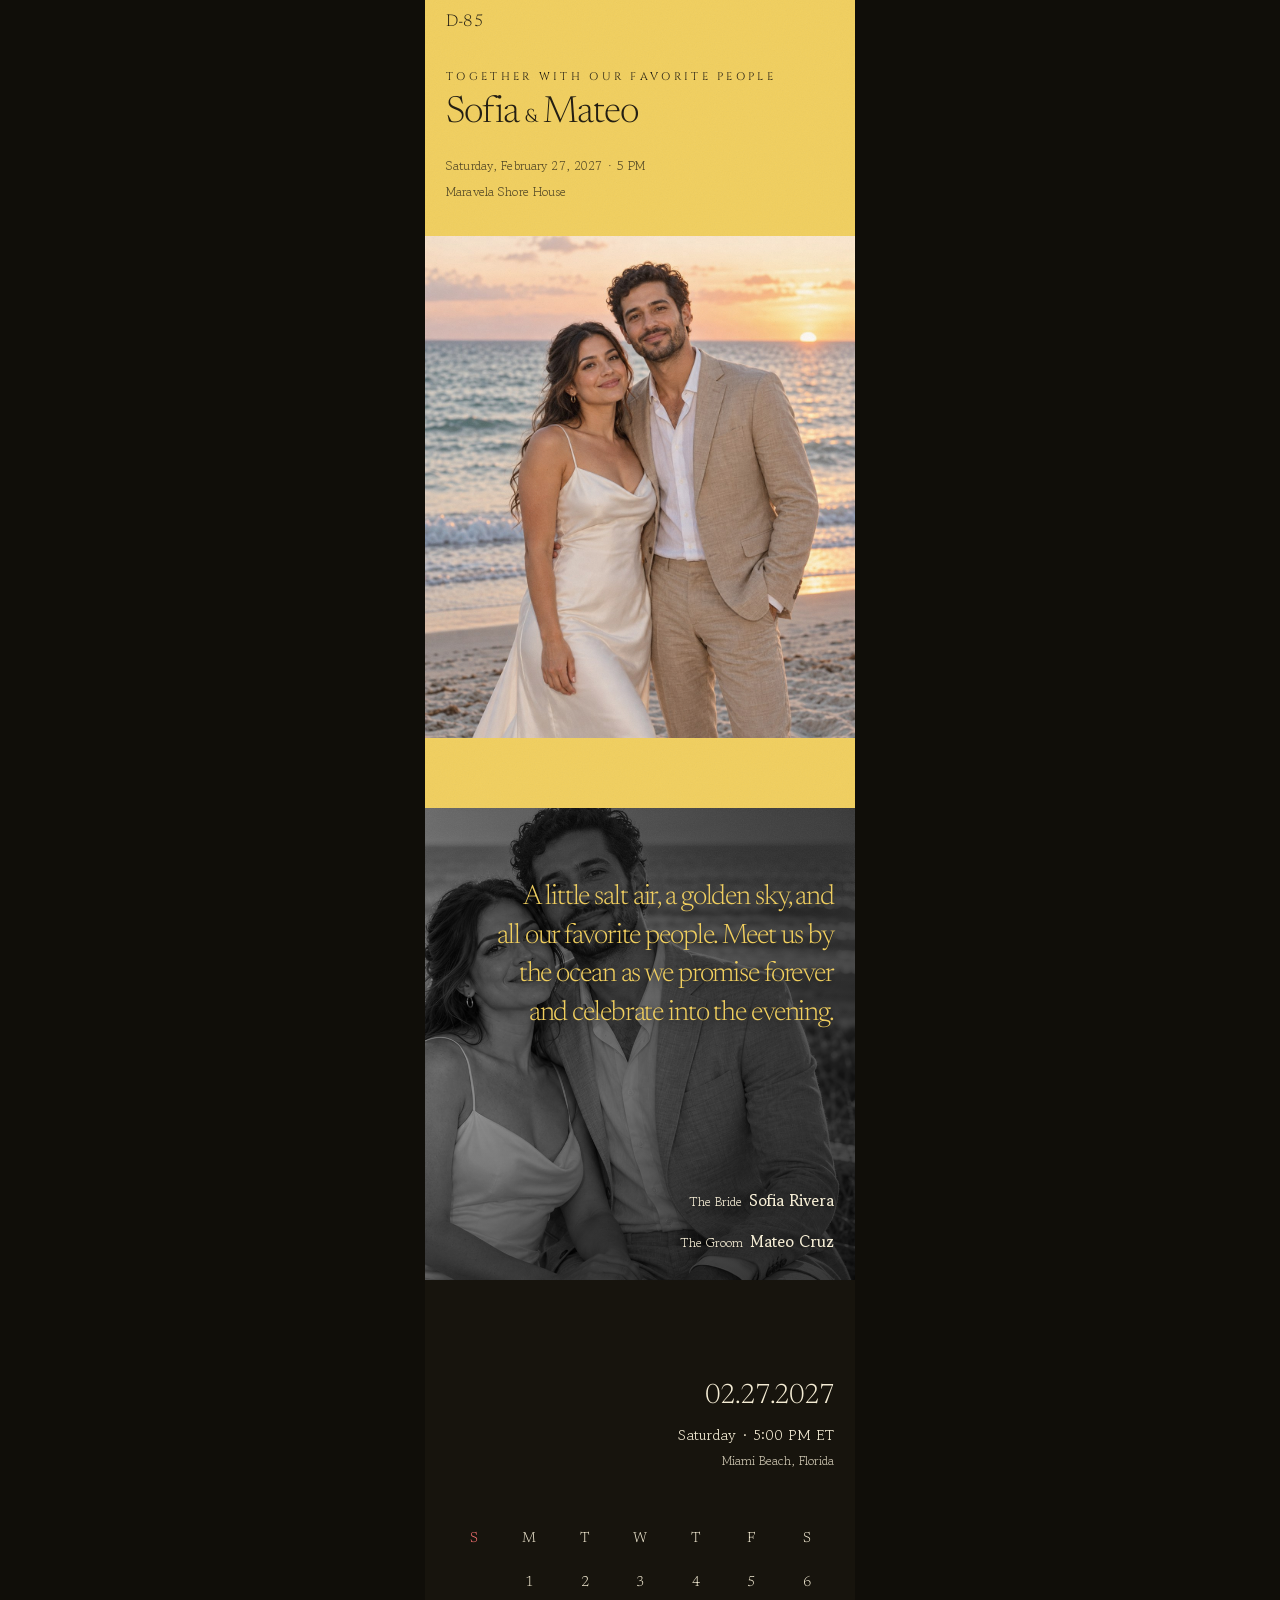
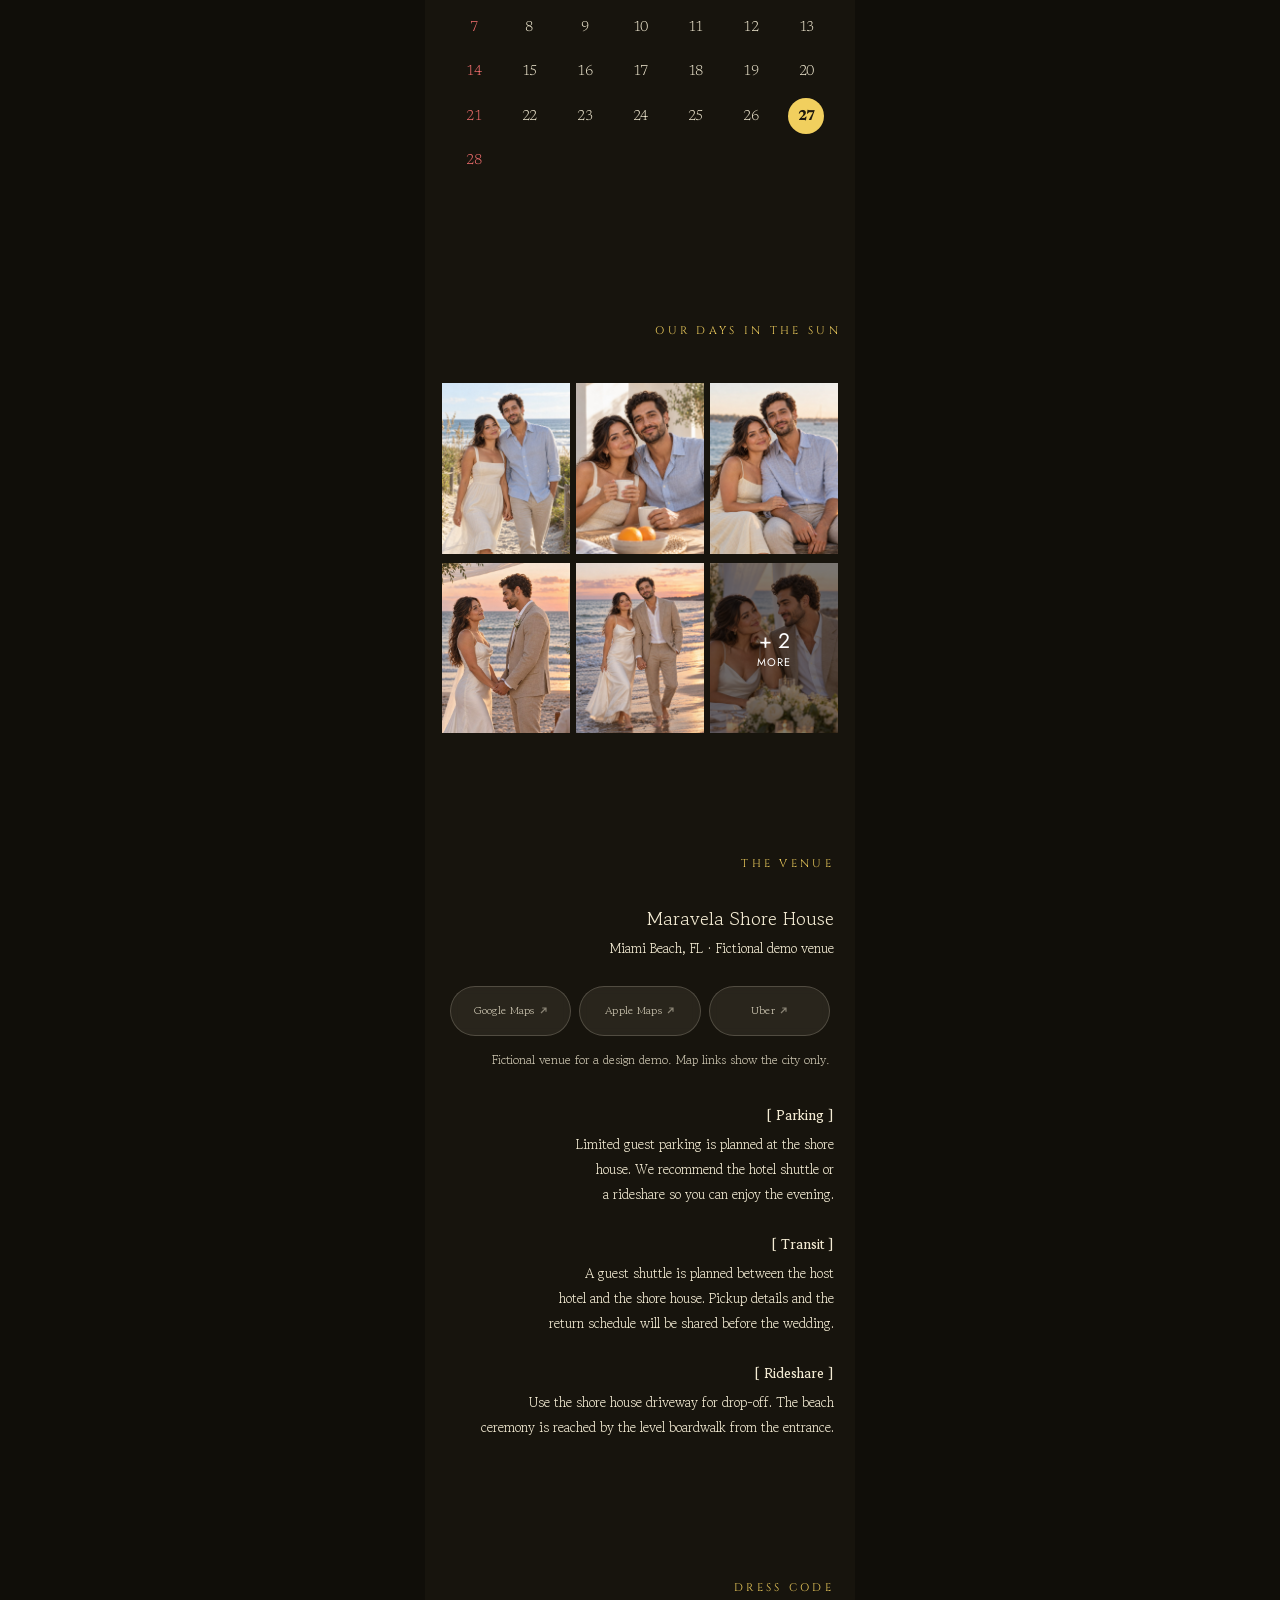
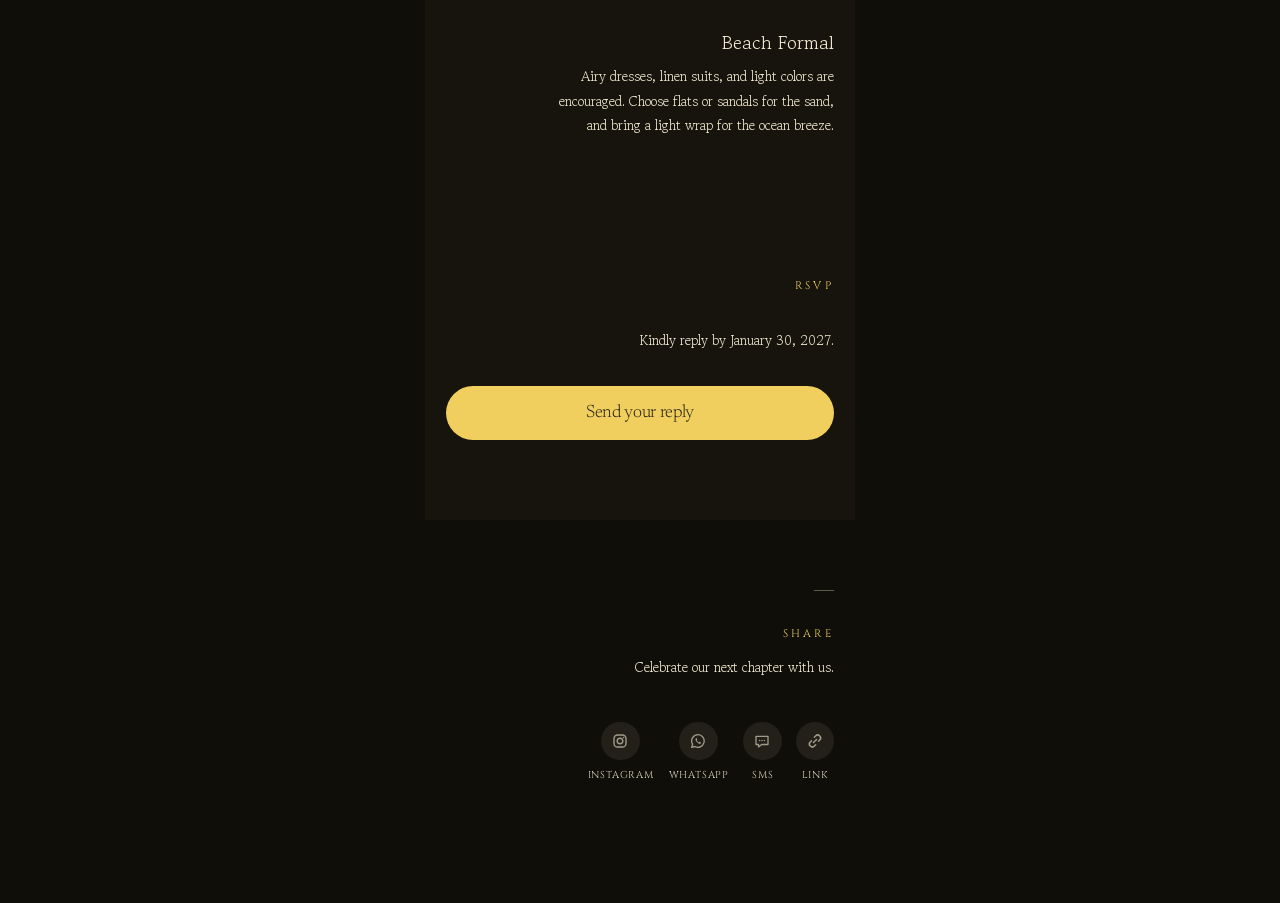
<file: seoul/butter/index.html>
<!doctype html>
<html lang="en" data-theme="butter">
<head>
<meta charset="utf-8">
<meta name="viewport" content="width=device-width, initial-scale=1, viewport-fit=cover">
<meta name="format-detection" content="telephone=no">
<link rel="stylesheet" href="https://fonts.googleapis.com/css2?family=Cinzel:wght@400&amp;family=Gowun+Batang:wght@400;700&amp;family=Jost:wght@300;400&amp;family=Newsreader:opsz,wght@72,300&amp;display=swap">

<script>

window.WEDDING = {
  "draft": false,
  "invited": "Together with our favorite people",
  "bride": {
    "name": "Sofia Rivera",
    "en": "Sofia",
    "role": "The Bride",
    "parents": []
  },
  "groom": {
    "name": "Mateo Cruz",
    "en": "Mateo",
    "role": "The Groom",
    "parents": []
  },
  "date": "2027-02-27T17:00",
  "offset": "-05:00",
  "timezone": "ET",
  "city": "Miami Beach, Florida",
  "greeting": "A little salt air, a golden sky, and all our favorite people. Meet us by the ocean as we promise forever and celebrate into the evening.",
  "greetingKo": "",
  "playlist": {
    "title": "",
    "songs": []
  },
  "gallery": {
    "title": "Our days in the sun",
    "show": 6
  },
  "venue": {
    "name": "Maravela Shore House",
    "address": "Miami Beach, FL · Fictional demo venue",
    "tel": "",
    "latitude": null,
    "longitude": null,
    "photo": "",
    "mapImage": "",
    "maps": [
      {
        "label": "Google Maps",
        "url": "https://www.google.com/maps/search/?api=1&query=Miami+Beach%2C+Florida"
      },
      {
        "label": "Apple Maps",
        "url": "https://maps.apple.com/?q=Maravela+Shore+House&address=Miami+Beach%2C+Florida"
      },
      {
        "label": "Uber",
        "url": "https://m.uber.com/ul/?action=setPickup&pickup=my_location&dropoff%5Bnickname%5D=Maravela+Shore+House&dropoff%5Bformatted_address%5D=Miami+Beach%2C+FL+%C2%B7+Fictional+demo+venue"
      }
    ],
    "mapTip": "Fictional venue for a design demo. Map links show the city only."
  },
  "ways": [
    {
      "title": "Parking",
      "text": "Limited guest parking is planned at the shore house. We recommend the hotel shuttle or a rideshare so you can enjoy the evening."
    },
    {
      "title": "Transit",
      "text": "A guest shuttle is planned between the host hotel and the shore house. Pickup details and the return schedule will be shared before the wedding."
    },
    {
      "title": "Rideshare",
      "text": "Use the shore house driveway for drop-off. The beach ceremony is reached by the level boardwalk from the entrance."
    }
  ],
  "dressCode": {
    "label": "Dress Code",
    "title": "Beach Formal",
    "text": "Airy dresses, linen suits, and light colors are encouraged. Choose flats or sandals for the sand, and bring a light wrap for the ocean breeze."
  },
  "registry": null,
  "rsvp": {
    "label": "RSVP",
    "text": "Kindly reply by January 30, 2027.",
    "button": "Send your reply",
    "endpoint": "",
    "meals": [
      "Citrus-roasted chicken",
      "Grilled local-style fish",
      "Roasted vegetable and white bean bowl (vegan)"
    ]
  },
  "moments": {
    "upload": ""
  },
  "bgm": [],
  "share": {
    "url": "https://rangbang-studio.github.io/seoul/butter/",
    "title": "Sofia & Mateo · February 27, 2027",
    "description": "Saturday, February 27, 2027 · Maravela Shore House · Miami Beach, Florida",
    "image": "images/cover.jpg",
    "text": "Celebrate our next chapter with us."
  },
  "theme": {
    "random": false,
    "list": [
      "butter"
    ],
    "preview": []
  },
  "photos": {
    "cover": "images/cover.jpg",
    "intro": {
      "src": "images/intro.jpg",
      "pos": "50% 50%"
    },
    "playlist": {
      "src": ""
    },
    "gallery": [
      {
        "src": "images/g01.jpg",
        "thumb": "images/g01.jpg"
      },
      {
        "src": "images/g02.jpg",
        "thumb": "images/g02.jpg"
      },
      {
        "src": "images/g03.jpg",
        "thumb": "images/g03.jpg"
      },
      {
        "src": "images/g04.jpg",
        "thumb": "images/g04.jpg"
      },
      {
        "src": "images/g05.jpg",
        "thumb": "images/g05.jpg"
      },
      {
        "src": "images/g06.jpg",
        "thumb": "images/g06.jpg"
      },
      {
        "src": "images/g07.jpg",
        "thumb": "images/g07.jpg"
      },
      {
        "src": "images/g08.jpg",
        "thumb": "images/g08.jpg"
      }
    ]
  }
};

(() => {
  const T = window.WEDDING.theme || {};
  const allowed = ['brown', 'emerald', 'butter', 'chartreuse'];
  const candidates = [];
  const list = (T.list || allowed).filter(x => allowed.includes(x));
  if (!list.length) list.push(allowed[0]);
  const preview = (T.preview || candidates).filter(x => candidates.includes(x));
  const m = /[?&]theme=([a-z]+)/.exec(location.search);
  const shuffle = a => { for (let i = a.length - 1; i > 0; i--) { const j = Math.floor(Math.random() * (i + 1)); const t = a[i]; a[i] = a[j]; a[j] = t; } return a; };
  const nextFromBag = () => {
    try {
      let bag = JSON.parse(localStorage.getItem('themeBag') || '[]').filter(x => list.indexOf(x) >= 0);
      const last = localStorage.getItem('themeLast');
      if (!bag.length) {
        bag = shuffle(list.slice());
        if (bag.length > 1 && bag[0] === last) bag.push(bag.shift());
      }
      const next = bag.shift();
      localStorage.setItem('themeBag', JSON.stringify(bag));
      localStorage.setItem('themeLast', next);
      return next;
    } catch (e) { return list[Math.floor(Math.random() * list.length)]; }
  };
  const pick = m && list.concat(preview).includes(m[1]) ? m[1] : T.random ? nextFromBag() : list[0];
  document.documentElement.setAttribute('data-theme', pick);
  window.WEDDING.themeName = pick;
})();
</script>

<style>

:root {
  --accent: #3b2c23;
  --black: #1a1310;
  --black-2: #130e0b;
  --paper: #f2e8d5;
  --peach: #c4a882;
  --sunday: #f87171;
  --dot: #c8c2b8;
  --cream: #f4f2ed;
  --backdrop: #130e0b;
  
  --on-accent: #f2e8d5;       
  --on-paper: #1a1310;        
  --accent-rgb: 59, 44, 35;
  --paper-rgb: 242, 232, 213;
  --cream-rgb: 244, 242, 237;
  --accent-photo: #f2e8d5;   
  --accent-line: transparent;      
  --warn: #f4a28c;
  --f-display: "Newsreader", "Gowun Batang", serif;
  --f-caps: "Cinzel", "Gowun Batang", serif;
  --f-body: "Gowun Batang", serif;
  --f-num: "Jost", "Helvetica Neue", Arial, sans-serif;
  --gutter: 21px;
  --col: 430px;
  color-scheme: only light;
}

:root[data-theme="brown"] { --accent: #3b2c23; --accent-rgb: 59, 44, 35; --on-accent: #f2e8d5; --accent-line: rgba(242, 232, 213, .45);
  --black: #1a1310; --black-2: #130e0b; --backdrop: #130e0b; --paper: #f2e8d5; --paper-rgb: 242, 232, 213; --peach: #c4a882;
  --on-paper: #1a1310; --sunday: #f87171; --accent-photo: #f2e8d5; }

:root[data-theme="forest"] { --accent: #2e3829; --accent-rgb: 46, 56, 41; --on-accent: #eae8e4; --accent-line: rgba(234, 232, 228, .45);
  --black: #141a12; --black-2: #0e130c; --backdrop: #0e130c; --paper: #eae8e4; --paper-rgb: 234, 232, 228; --peach: #9ca69e;
  --on-paper: #141a12; --sunday: #f87171; --accent-photo: #eae8e4; }

:root[data-theme="emerald"] { --accent: #0f5c47; --accent-rgb: 15, 92, 71; --on-accent: #efe9d8; --black: #0c1813; --black-2: #08110d; --backdrop: #08110d;
  --paper: #efe9d8; --paper-rgb: 239, 233, 216; --peach: #d6bd84; --on-paper: #0c1813; --sunday: #f87171; --accent-photo: #e4d3a6; }

:root[data-theme="cherry"] { --accent: #9e1b32; --accent-rgb: 158, 27, 50; --on-accent: #f4e6dc; --black: #1a0a0d; --black-2: #12070a; --backdrop: #12070a;
  --paper: #f4e6dc; --paper-rgb: 244, 230, 220; --peach: #f0a9b4; --on-paper: #1a0a0d; --sunday: #ff8a8a; --accent-photo: #f3b0b9; }

:root[data-theme="sapphire"] { --accent: #1f3a8a; --accent-rgb: 31, 58, 138; --on-accent: #ece8de; --black: #0b1024; --black-2: #070b1a; --backdrop: #070b1a;
  --paper: #ece8de; --paper-rgb: 236, 232, 222; --peach: #d9c08b; --on-paper: #0b1024; --sunday: #f87171; --accent-photo: #c4d4f7; }

:root[data-theme="butter"] { --accent: #f1cf5e; --accent-rgb: 241, 207, 94; --on-accent: #1f1a0e; --black: #17140d; --black-2: #100e09; --backdrop: #100e09;
  --paper: #f4ecd4; --paper-rgb: 244, 236, 212; --peach: #f1cf5e; --on-paper: #17140d; --sunday: #f87171; --accent-photo: #f1cf5e; }

:root[data-theme="chartreuse"] { --accent: #d4de4a; --accent-rgb: 212, 222, 74; --on-accent: #2b0b13; --black: #2b0b13; --black-2: #1f070d; --backdrop: #1f070d;
  --paper: #f5ead9; --paper-rgb: 245, 234, 217; --peach: #d4de4a; --on-paper: #2b0b13; --sunday: #ff9a9a; --accent-photo: #d4de4a; }

[hidden] { display: none !important; }
*, *::before, *::after { box-sizing: border-box; }
html { -webkit-text-size-adjust: 100%; text-size-adjust: 100%; }
body {
  margin: 0;
  background: var(--backdrop);
  color: var(--paper);
  font-family: var(--f-body);
  font-weight: 400;
  line-height: 1.6;
  word-break: keep-all;
  overflow-wrap: break-word;
  -webkit-font-smoothing: antialiased;
}
p, h1, h2, h3, h4, h5, ol, ul, figure { margin: 0; padding: 0; }
img { max-width: 100%; }
a { color: inherit; text-decoration: none; }

a[x-apple-data-detectors] { color: inherit !important; text-decoration: none !important; font: inherit !important; }
button { font: inherit; color: inherit; -webkit-tap-highlight-color: transparent; }
:focus-visible { outline: 1px solid var(--peach); outline-offset: 3px; }

.stage { position: relative; max-width: var(--col); margin: 0 auto; background: var(--black); overflow: hidden; }

.label {
  font-family: var(--f-caps);
  font-size: 11px;
  line-height: 15px;
  font-weight: 400;
  letter-spacing: .3em;
  text-transform: uppercase;
  color: var(--peach);
  text-align: right;
}

.bar {
  position: fixed; top: 0; left: 0; right: 0; z-index: 50;
  max-width: var(--col); margin: 0 auto;
  display: flex; align-items: center; justify-content: space-between;
  height: calc(46px + env(safe-area-inset-top, 0px));
  padding: env(safe-area-inset-top, 0px) 17px 0 21px;
  color: var(--peach);
  background: rgba(var(--accent-rgb), 0);
  transition: background-color .3s cubic-bezier(.4, 0, .2, 1), color .3s cubic-bezier(.4, 0, .2, 1);
}
.bar.is-solid { background: rgba(var(--accent-rgb), .95); color: var(--on-accent); }

.bar__dday { font-family: var(--f-display); font-size: 17px; line-height: 20px; font-weight: 300; letter-spacing: .01em; white-space: nowrap; color: var(--on-accent); }
.bar__btn { display: flex; align-items: center; justify-content: center; width: 34px; height: 34px; padding: 0; border: 0; background: none; color: inherit; cursor: pointer; }
.bar__btn svg { width: 22px; height: 22px; fill: none; stroke: currentColor; stroke-width: 1.4; stroke-linecap: round; }

.cover { background: var(--accent); color: var(--on-accent); padding: 70px 0; }
.cover__text { padding: 0 var(--gutter); container-type: inline-size; }
.invited { font-family: var(--f-caps); font-size: 11px; line-height: 14px; font-weight: 400; letter-spacing: .3em; text-transform: uppercase; }

.names { margin-top: 11px; font-family: var(--f-display); font-size: 36.8px; font-size: clamp(12.47px, 11.583cqi, 37.42px); line-height: 1; font-weight: 300; letter-spacing: -0.025em; }
.names .amp { margin: 0 .3em; font-family: var(--f-caps); font-size: .5em; line-height: 1; font-weight: 400; letter-spacing: 0; }
.cover__meta { margin-top: 24px; opacity: .75; }
.meta { font-size: 12.5px; line-height: 19px; font-weight: 400; letter-spacing: .01em; }
.meta + .meta { margin-top: 7px; }
.cover__photo { position: relative; margin-top: 35px; overflow: hidden; background: var(--cream); }
.cover__photo::before { content: ""; display: block; padding-top: 116.667%; }
.cover__photo > img, .cover__photo > .ph { position: absolute; top: 0; left: 0; width: 100%; height: 100%; }
.cover__photo > img { object-fit: cover; }
.ph { display: flex; align-items: center; justify-content: center; background: var(--cream); color: #b3ada3; font-family: var(--f-display); font-style: italic; font-size: 12px; }

.intro { padding: 70px var(--gutter) 26px; }
.greeting { font-family: var(--f-display); font-size: 28px; line-height: 1.375; font-weight: 300; letter-spacing: -0.04em; text-align: right; text-wrap: balance; }
.greeting__ko { margin-top: 14px; font-size: 14.5px; line-height: 24px; font-weight: 400; opacity: .8; text-align: right; }
.people { margin-top: 157px; text-align: right; }
.person + .person { margin-top: 17px; }
.person__name { font-size: 13px; line-height: 22px; font-weight: 400; }
.person__name b { margin-left: 7px; font-size: 15.5px; font-weight: 700; }
.person__parents { margin-top: 3px; font-size: 13px; line-height: 19px; font-weight: 400; }

.intro--photo { position: relative; overflow: hidden; background: #262626; }
.intro__bg, .intro__shade { position: absolute; top: 0; right: 0; bottom: 0; left: 0; }
.intro__bg img { display: block; width: 100%; height: 100%; object-fit: cover; transform: scale(1.35); transform-origin: 100% 15%; filter: grayscale(1); }  /* 원본처럼 흑백: 구매자 사진이 컬러여도 같은 분위기 */

.intro__shade { background: linear-gradient(180deg, rgba(0, 0, 0, .3), rgba(0, 0, 0, 0) 45%, rgba(0, 0, 0, 0) 65%, rgba(0, 0, 0, .3)), linear-gradient(90deg, rgba(0, 0, 0, .3), rgba(0, 0, 0, .68)); }
.intro--photo > [data-reveal] { position: relative; }
.intro--photo .greeting, .intro--photo .greeting__ko { color: var(--accent-photo); }
.intro--photo .greeting__ko { font-weight: 400; opacity: 1; }
.intro--photo .greeting, .intro--photo .greeting__ko, .intro--photo .people { text-shadow: 0 1px 10px rgba(0, 0, 0, .5); }

.playlist { position: relative; min-height: 480px; overflow: hidden; color: #fff; background: #5a554f; }

.playlist__bg { position: absolute; top: 0; right: 0; bottom: 0; left: 0; background: #5a554f; }
.playlist__bg img { display: block; width: 100%; height: 100%; object-fit: cover; transform: scale(1.23); transform-origin: 50% 0%; }
.playlist__shade { position: absolute; top: 0; right: 0; bottom: 0; left: 0; background: linear-gradient(180deg, rgba(0, 0, 0, .58) 0%, rgba(0, 0, 0, .52) 52%, rgba(0, 0, 0, .12) 68%, rgba(0, 0, 0, 0) 100%); }
.playlist__body { position: relative; padding: 64px var(--gutter) 300px; text-align: right; }

.playlist .label { font-family: var(--f-display); font-size: 27px; line-height: 1.2; font-weight: 300; letter-spacing: -0.02em; text-transform: none; color: #fff; }

.playlist__note { margin-top: 9px; font-size: 10.5px; line-height: 16px; font-weight: 300; color: rgba(255, 255, 255, .65); }
.playlist__note span { display: block; font-size: 10px; }
.songs { margin-top: 21px; list-style: none; font-size: 13.5px; line-height: 30px; font-weight: 400; }
.songs__more { margin-top: 28px; font-size: 13.5px; line-height: 28px; font-weight: 400; }

.cal { padding: 100px var(--gutter) 70px; text-align: right; }
.cal__date { font-family: var(--f-display); font-size: 28px; line-height: 33px; font-weight: 300; letter-spacing: -0.04em; }
.cal__time { margin-top: 11px; font-size: 15px; line-height: 21px; font-weight: 400; }
.cal__en { margin-top: 6px; font-size: 13px; line-height: 20px; font-weight: 400; opacity: .8; }
.cal__grid { display: grid; grid-template-columns: repeat(7, 1fr); grid-auto-rows: 44.5px; margin-top: 45px; font-family: var(--f-display); font-size: 14.5px; font-weight: 300; letter-spacing: -0.04em; text-align: center; }
.cal__grid > span { display: flex; align-items: center; justify-content: center; }
.cal__grid .sun { color: var(--sunday); }
.cal__grid .is-wedding i { display: flex; align-items: center; justify-content: center; width: 36px; height: 36px; border-radius: 50%; background: var(--accent); color: var(--on-accent); box-shadow: 0 0 0 1px var(--accent-line); font-style: normal; font-weight: 700; }

.gallery { padding: 70px 17px 53px; }
.gallery .label { margin-right: -3px; }
.grid { display: grid; grid-template-columns: repeat(3, 1fr); column-gap: 6px; row-gap: 9px; margin-top: 45px; }
.tile { position: relative; display: block; width: 100%; padding: 0; border: 0; background: var(--cream); overflow: hidden; cursor: pointer; }
.tile::before { content: ""; display: block; padding-top: 133.333%; }
.tile > img, .tile > .ph, .tile__more { position: absolute; top: 0; left: 0; width: 100%; height: 100%; }
.tile > img { object-fit: cover; }
.tile__more { display: flex; flex-direction: column; align-items: center; justify-content: center; background: rgba(0, 0, 0, .5); color: #fff; }
.tile__more b { font-family: var(--f-num); font-size: 21px; line-height: 28px; font-weight: 400; }
.tile__more small { font-family: var(--f-num); font-size: 11px; line-height: 15px; letter-spacing: .1em; text-transform: uppercase; }

.venue { padding: 70px var(--gutter); text-align: right; }
.venue__name { margin-top: 35px; font-size: 18.5px; line-height: 24.5px; font-weight: 400; }

.venue__photo { position: relative; width: 80%; margin: 34px auto 0; background: #1b1b1b; }
.venue__photo::before { content: ""; display: block; padding-top: 56.25%; }
.venue__photo img { position: absolute; top: 0; left: 0; width: 100%; height: 100%; object-fit: cover; }
.venue__photo + .venue__name { margin-top: 30px; }

.framed { outline: 1px solid rgba(var(--cream-rgb), .7); outline-offset: 6px; box-shadow: 0 0 0 1px rgba(var(--cream-rgb), .2); }
.venue__photo + .mapbox { margin-top: 12px; }
.venue__line { font-size: 13.5px; line-height: 21px; font-weight: 400; }
.venue__name + .venue__line { margin-top: 7px; }
.venue__line + .venue__line { margin-top: 4px; }
.mapbox { display: flex; flex-direction: column; align-items: center; justify-content: center; height: 179px; margin-top: 28px; border: 1px solid rgba(0, 0, 0, .05); border-radius: 1.75px; background: rgba(0, 0, 0, .05); }
.mapbox svg { width: 24px; height: 24px; fill: none; stroke: currentColor; stroke-width: 1.2; opacity: .6; }
.mapbox span { margin-top: 7px; font-family: var(--f-caps); font-size: 10px; line-height: 15px; letter-spacing: .1em; text-transform: uppercase; }
.mapbox--img { display: block; height: auto; border: 0; background: none; }
.mapbox--img img { display: block; width: 100%; height: auto; }
.maplinks { display: grid; grid-template-columns: repeat(3, 1fr); gap: 8px; margin: 27px 4px 0; }

.mapbtn { display: flex; flex-direction: column; align-items: center; justify-content: center; min-height: 50px; padding: 7px 4px; border: 1px solid rgba(var(--paper-rgb), .2); border-radius: 999px; background: rgba(var(--paper-rgb), .08); -webkit-backdrop-filter: blur(4px); backdrop-filter: blur(4px); font-size: 11px; line-height: 15px; font-weight: 400; letter-spacing: .025em; white-space: nowrap; transition: all .3s cubic-bezier(.4, 0, .2, 1); }
.mapbtn:active { transform: scale(.95); }
.mapbtn__ko { display: flex; align-items: center; opacity: .8; transition: opacity .15s cubic-bezier(.4, 0, .2, 1); }

.mapbtn__en { margin-top: 3px; padding-left: .06em; font-family: var(--f-caps); font-size: 10.5px; font-size: clamp(8.6px, 2.8vw, 10.5px); line-height: 14px; font-weight: 400; letter-spacing: .04em; text-transform: uppercase; opacity: .85; transition: opacity .15s cubic-bezier(.4, 0, .2, 1); }
.mapbtn svg { width: 9px; height: 9px; margin-left: 4px; fill: none; stroke: currentColor; stroke-width: 1.2; opacity: .6; transition: opacity .15s cubic-bezier(.4, 0, .2, 1); }
.mapbtn:hover .mapbtn__ko, .mapbtn:hover .mapbtn__en, .mapbtn:hover svg { opacity: 1; }
.ways { margin-top: 36px; }
.way + .way { margin-top: 28px; }
.way h5 { font-size: 13.5px; line-height: 19px; font-weight: 700; }
.way p { margin-top: 7px; font-size: 13.5px; line-height: 25px; font-weight: 400; }

.way p.way__en { margin-top: 10px; font-size: 13px; line-height: 21px; opacity: .8; }
.way__en span { display: block; margin-bottom: 2px; font-family: var(--f-caps); font-weight: 400; font-size: 11px; line-height: 16px; letter-spacing: .15em; text-transform: uppercase; }

.maptip { margin: 14px 4px 0; font-size: 12.5px; line-height: 20px; font-weight: 400; opacity: .8; text-wrap: balance; }

.way p, .party__text, .party__en, .songs li { text-wrap: balance; }

.dress-code { padding: 70px var(--gutter); text-align: right; }
.dress-code__title { margin-top: 35px; font-size: 18.5px; line-height: 24.5px; font-weight: 400; }
.dress-code__text { margin-top: 10px; font-size: 13.5px; line-height: 24.5px; font-weight: 400; text-wrap: balance; }

.gifts { padding: 70px var(--gutter) 69px; }
.registry { margin-top: 44px; }
.registry__img { position: relative; width: 62%; margin: 26px auto 0; overflow: hidden; background: #f4f2ed; }
.registry__img + .registry__btn { margin-top: 26px; }
.registry__img::before { content: ""; display: block; padding-top: 100%; }
.registry__img img { position: absolute; top: 0; left: 0; width: 100%; height: 100%; object-fit: cover; }
.registry__btn { display: flex; flex-direction: column; align-items: center; justify-content: center; width: 100%; min-height: 54px; margin-top: 16px; padding: 8px 12px; border: 1px solid var(--accent-line); border-radius: 999px; background: var(--accent); color: var(--on-accent); cursor: pointer; transition: all .3s cubic-bezier(.4, 0, .2, 1); }
.registry__btn:active { transform: scale(.97); }
.registry__title { font-family: var(--f-display); font-size: 18px; line-height: 22px; font-weight: 300; letter-spacing: -0.02em; }
.registry__sub { margin-top: 2px; padding-left: .15em; font-family: var(--f-caps); font-weight: 400; font-size: 10.5px; line-height: 13px; letter-spacing: .15em; text-transform: uppercase; opacity: .9; }

.fund { position: fixed; top: 0; right: 0; bottom: 0; left: 0; z-index: 85; display: flex; align-items: center; justify-content: center; padding: 24px 18px; background: rgba(0, 0, 0, .72); animation: fadeIn .3s ease-in-out; }
.fund.is-leaving { animation: fadeOut .3s ease-in-out forwards; }
.fund__panel { position: relative; width: 100%; max-width: 340px; max-height: 100%; overflow-y: auto; padding: 36px 24px 24px; border: 1px solid rgba(var(--paper-rgb), .18); background: var(--black); color: var(--paper); text-align: center; }
.fund__close { position: absolute; top: 6px; right: 6px; display: flex; align-items: center; justify-content: center; width: 40px; height: 40px; padding: 0; border: 0; background: none; color: var(--paper); cursor: pointer; }
.fund__close svg { width: 20px; height: 20px; fill: none; stroke: currentColor; stroke-width: 1.3; stroke-linecap: round; }
.fund__label { padding-left: .3em; font-family: var(--f-caps); font-size: 11px; line-height: 15px; font-weight: 400; letter-spacing: .3em; text-transform: uppercase; color: var(--peach); }
.fund__title { margin-top: 10px; font-family: var(--f-display); font-size: 28px; line-height: 1.2; font-weight: 300; letter-spacing: -0.03em; }
.fund__text { margin-top: 12px; font-size: 13.5px; line-height: 1.75; font-weight: 400; opacity: .85; }
.fund__amounts { display: grid; grid-template-columns: repeat(4, 1fr); gap: 8px; margin-top: 22px; }
.fund__amt { height: 40px; padding: 0; border: 1px solid rgba(var(--paper-rgb), .25); border-radius: 999px; background: transparent; color: var(--paper); font-family: var(--f-num); font-size: 13px; cursor: pointer; transition: all .2s ease; }
.fund__amt[aria-pressed="true"] { border-color: var(--paper); background: var(--paper); color: var(--on-paper); }
.fund__custom { display: flex; align-items: center; margin-top: 14px; border-bottom: 1px solid rgba(var(--paper-rgb), .35); }
.fund__custom span { padding-left: 4px; font-family: var(--f-num); font-size: 18px; opacity: .7; }
.fund__custom input { flex: 1; min-width: 0; padding: 8px 6px; border: 0; background: transparent; color: var(--paper); font-family: var(--f-num); font-size: 18px; outline: none; }
.fund__custom input::placeholder { color: rgba(var(--paper-rgb), .4); font-size: 14px; }
.fund__note { min-height: 18px; margin-top: 8px; font-size: 12px; line-height: 18px; color: var(--warn); }
.fund__actions { display: grid; grid-template-columns: 1fr 1.4fr; gap: 8px; margin-top: 6px; }
.fund__cancel { height: 46px; padding: 0; border: 1px solid rgba(var(--paper-rgb), .25); border-radius: 999px; background: transparent; color: var(--paper); font-family: var(--f-caps); font-weight: 400; font-size: 11px; letter-spacing: .2em; text-transform: uppercase; cursor: pointer; }
.fund__gift { display: flex; align-items: center; justify-content: center; height: 46px; border-radius: 999px; background: var(--accent); color: var(--on-accent); box-shadow: 0 0 0 1px var(--accent-line); font-family: var(--f-display); font-size: 18px; font-weight: 300; letter-spacing: -0.01em; }
.fund__fine { margin-top: 14px; font-size: 11.5px; line-height: 1.6; opacity: .7; }

.party { padding: 70px var(--gutter) 80px; text-align: right; }
.party__text { margin-top: 35px; font-size: 13.5px; line-height: 24.5px; font-weight: 400; }
.party__en { margin-top: 10px; font-size: 13px; line-height: 21px; font-weight: 400; opacity: .8; }
.party__note { margin-top: 24px; font-size: 13.5px; line-height: 21px; font-weight: 400; }
.party__note span { display: block; margin-top: 2px; font-size: 13px; line-height: 21px; font-weight: 400; opacity: .8; }
.party__btn { margin-top: 34px; }

.party__sub { margin-top: 6px; font-family: var(--f-display); font-size: 17px; line-height: 1.3; font-weight: 300; letter-spacing: -0.01em; opacity: .85; }

.party__info { text-wrap: balance; }
.party__info span { display: block; margin-top: 6px; font-size: 13px; }
.pf { display: block; margin-top: 18px; text-align: left; }
.party__info + .pf { margin-top: 24px; }
.pf__head { display: flex; align-items: baseline; justify-content: space-between; font-size: 13px; line-height: 18px; font-weight: 400; }
.pf__head em { margin-left: 5px; font-family: var(--f-caps); font-weight: 400; font-size: 10px; font-style: normal; letter-spacing: .12em; text-transform: uppercase; opacity: .75; }
.pf__head b, .pf__head i { font-size: 11px; font-style: normal; font-weight: 400; letter-spacing: .02em; }
.pf__head b { color: var(--peach); }
.pf__head i { opacity: .7; }
.pf__box { display: flex; align-items: center; margin-top: 2px; border-bottom: 1px solid rgba(var(--paper-rgb), .35); transition: border-color .2s ease; }
.pf__box:focus-within { border-bottom-color: var(--paper); }
.pf__box--num { width: 112px; }

.pf input, .pf select, .pf textarea { flex: 1; min-width: 0; width: 100%; padding: 8px 2px; border: 0; border-radius: 0; background: transparent; color: var(--paper); font-family: var(--f-body); font-size: 16px; line-height: 1.4; outline: none; -webkit-appearance: none; appearance: none; }
.pf input:-webkit-autofill { -webkit-text-fill-color: var(--paper); -webkit-box-shadow: 0 0 0 40px var(--black) inset; }
.pf__unit { flex: none; padding: 0 4px 0 8px; font-size: 13px; opacity: .7; }
.pf select option { background: var(--black); color: var(--paper); }
.pf textarea { resize: vertical; }
.pf input::placeholder, .pf textarea::placeholder { color: rgba(var(--paper-rgb), .4); font-size: 13px; }
.pf__hint { display: block; margin-top: 7px; font-size: 11.5px; line-height: 1.6; opacity: .7; }

.moments { padding: 70px var(--gutter) 80px; text-align: right; }
.mf__pick { position: relative; display: flex; flex-direction: column; align-items: center; justify-content: center; min-height: 66px; margin-top: 18px; padding: 10px; border: 1px dashed rgba(var(--paper-rgb), .45); border-radius: 12px; font-size: 13px; line-height: 1.4; cursor: pointer; }
.mf__pick span { margin-top: 2px; font-size: 11.5px; opacity: .75; }
.mf__pick input { position: absolute; top: 0; left: 0; width: 1px; height: 1px; opacity: 0; pointer-events: none; }
.mf__list { list-style: none; max-height: 30vh; overflow-y: auto; margin-top: 10px; text-align: left; }
.mf__item { display: flex; flex-wrap: wrap; align-items: baseline; padding: 7px 0; border-bottom: 1px solid rgba(var(--paper-rgb), .12); font-size: 12.5px; line-height: 16px; }
.mf__name { flex: 1; min-width: 0; overflow: hidden; white-space: nowrap; text-overflow: ellipsis; }
.mf__size { flex: none; margin-left: 8px; font-family: var(--f-num); font-size: 11.5px; opacity: .7; }
.mf__bar { flex: 0 0 100%; height: 6px; margin-top: 6px; border-radius: 999px; overflow: hidden; background: rgba(var(--paper-rgb), .15); }
.mf__bar i { display: block; width: 0; height: 100%; border-radius: 999px; background: var(--accent); transition: width .2s linear; }

.mf__total { margin-top: 14px; text-align: left; }
.mf__total-head { display: flex; justify-content: space-between; align-items: baseline; font-size: 13px; line-height: 18px; font-weight: 400; }
.mf__total-head b { font-family: var(--f-num); font-weight: 400; }
.mf__total .mf__bar { display: block; height: 10px; margin-top: 6px; }
.mf__state { flex: 0 0 100%; margin-top: 3px; font-size: 11px; opacity: .8; }
.mf__item.is-done .mf__bar i { background: #7bc67b; }
.mf__item.is-fail .mf__state { color: var(--warn); opacity: 1; }
.party__send { width: 100%; padding: 0; border: 0; cursor: pointer; }
.party__send:disabled { opacity: .6; cursor: default; }

.share { padding: 70px var(--gutter) 120px; background: var(--black-2); text-align: right; }
.share__rule { display: block; width: 20px; height: 1px; margin-left: auto; background: rgba(var(--paper-rgb), .35); }
.share .label { margin-top: 35px; }
.share__text { margin-top: 14px; font-size: 13.5px; line-height: 24.5px; font-weight: 400; }

.share__btns { display: flex; flex-wrap: wrap; justify-content: flex-end; gap: 16px 14px; margin-top: 42px; }
.share__btn { display: flex; flex-direction: column; align-items: center; padding: 0; border: 0; background: none; cursor: pointer; transition: all .3s cubic-bezier(.4, 0, .2, 1); }
.share__btn { min-width: 38.5px; color: inherit; }
.share__btn i { display: flex; align-items: center; justify-content: center; width: 38.5px; height: 38.5px; border-radius: 50%; background: rgba(var(--paper-rgb), .08); transition: all .3s cubic-bezier(.4, 0, .2, 1); }
.share__btn svg { width: 18px; height: 18px; opacity: .6; transition: opacity .15s cubic-bezier(.4, 0, .2, 1); }
.share__btn span { margin-top: 9px; padding-left: .08em; font-family: var(--f-caps); font-weight: 400; font-size: 10px; line-height: 13.5px; letter-spacing: .08em; text-transform: uppercase; opacity: .9; transition: opacity .15s cubic-bezier(.4, 0, .2, 1); }
.share__btn:hover svg, .share__btn:hover span { opacity: 1; }

.grain {
  position: fixed; top: 0; right: 0; bottom: 0; left: 0; z-index: 90;
  max-width: var(--col); margin: 0 auto; pointer-events: none; opacity: .07;
  background-image: url("data:image/svg+xml,%3Csvg xmlns='http://www.w3.org/2000/svg' width='180' height='180'%3E%3Cfilter id='n'%3E%3CfeTurbulence type='fractalNoise' baseFrequency='.85' numOctaves='3' stitchTiles='stitch'/%3E%3CfeColorMatrix type='saturate' values='0'/%3E%3C/filter%3E%3Crect width='100%25' height='100%25' filter='url(%23n)'/%3E%3C/svg%3E");
}

.menu { position: fixed; top: 0; right: 0; bottom: 0; left: 0; z-index: 80; max-width: var(--col); margin: 0 auto; display: flex; flex-direction: column; align-items: center; justify-content: flex-start; overflow-y: auto; -webkit-overflow-scrolling: touch; background: var(--accent); color: var(--on-accent); animation: fadeIn .3s ease-in-out; }
.menu__close { position: absolute; top: calc(6px + env(safe-area-inset-top, 0px)); right: 17px; }
.menu__item { padding: 6px 18px; border: 0; background: none; font-family: var(--f-display); font-size: 22px; line-height: 1.3; font-weight: 300; letter-spacing: -0.04em; cursor: pointer; }

.menu__list { display: flex; flex-direction: column; align-items: center; margin: auto 0; padding: calc(60px + env(safe-area-inset-top, 0px)) 0 40px; }
.menu__item { display: flex; flex-direction: column; align-items: center; }
.menu__item + .menu__item { margin-top: 3px; }

.gpage { position: fixed; top: 0; right: 0; bottom: 0; left: 0; z-index: 82; max-width: var(--col); margin: 0 auto; overflow-y: auto; -webkit-overflow-scrolling: touch; background: var(--black); padding: calc(70px + env(safe-area-inset-top, 0px)) 17px 60px; animation: fadeIn .4s ease-in-out; }
.gpage__close { position: absolute; top: calc(6px + env(safe-area-inset-top, 0px)); right: 17px; color: var(--paper); }
.gpage .label { margin-right: -3px; }
.gpage .grid { margin-top: 30px; }

.lb { position: fixed; top: 0; right: 0; bottom: 0; left: 0; z-index: 100; background: rgba(6, 6, 6, .97); animation: fadeIn .25s ease; }
.lb__stage { position: absolute; top: 0; right: 0; bottom: 0; left: 0; display: flex; align-items: center; justify-content: center; padding: calc(56px + env(safe-area-inset-top, 0px)) 10px calc(56px + env(safe-area-inset-bottom, 0px)); touch-action: pan-y; }
.lb__stage img { max-width: 100%; max-height: 100%; object-fit: contain; -webkit-user-select: none; user-select: none; }
.lb__btn { position: absolute; display: flex; align-items: center; justify-content: center; width: 44px; height: 44px; padding: 0; border: 0; background: none; color: #eee9e2; cursor: pointer; }
.lb__btn svg { width: 22px; height: 22px; fill: none; stroke: currentColor; stroke-width: 1.3; stroke-linecap: round; stroke-linejoin: round; filter: drop-shadow(0 0 2px rgba(0, 0, 0, .65)); }
.lb__close { top: calc(6px + env(safe-area-inset-top, 0px)); right: 8px; }
.lb__prev { top: 50%; left: 2px; margin-top: -22px; }
.lb__next { top: 50%; right: 2px; margin-top: -22px; }
.lb__count { position: absolute; left: 0; right: 0; bottom: calc(18px + env(safe-area-inset-bottom, 0px)); text-align: center; color: #bdb7ae; font-family: var(--f-caps); font-weight: 400; font-size: 11px; letter-spacing: .3em; }

.player { position: fixed; left: 0; right: 0; bottom: 0; z-index: 60; max-width: var(--col); margin: 0 auto; display: flex; align-items: center; height: calc(58px + env(safe-area-inset-bottom, 0px)); padding: 0 10px env(safe-area-inset-bottom, 0px) 21px; background: rgba(var(--accent-rgb), .95); color: var(--on-accent); }
.player__progress { position: absolute; top: 0; left: 0; right: 0; height: 2px; background: rgba(0, 0, 0, .12); }
.player__progress i { display: block; width: 0; height: 100%; background: var(--on-accent); transition: width .25s linear; }

.player__eq { display: flex; align-items: flex-end; flex: none; width: 13px; height: 13px; margin-right: 11px; }
.player__eq i { flex: 1; height: 30%; margin-right: 2px; background: var(--on-accent); border-radius: 1px; }
.player__eq i:last-child { margin-right: 0; }
.player.is-playing .player__eq i { animation: playerEq .9s ease-in-out infinite alternate; }
.player.is-playing .player__eq i:nth-child(2) { animation-delay: -.3s; }
.player.is-playing .player__eq i:nth-child(3) { animation-delay: -.6s; }
@keyframes playerEq { from { height: 25%; } to { height: 100%; } }
.player__info { flex: 1; min-width: 0; }
.player__title, .player__artist { overflow: hidden; white-space: nowrap; text-overflow: ellipsis; }
.player__title { font-family: var(--f-display); font-size: 15px; line-height: 19px; font-weight: 300; letter-spacing: -0.01em; }
.player__artist { margin-top: 1px; font-family: var(--f-caps); font-weight: 400; font-size: 10px; line-height: 13px; letter-spacing: .12em; text-transform: uppercase; opacity: .8; }
.player__ctrls { display: flex; align-items: center; flex: none; margin-left: 8px; }
.player__btn { display: flex; align-items: center; justify-content: center; width: 40px; height: 40px; padding: 0; border: 0; border-radius: 50%; background: none; color: var(--on-accent); cursor: pointer; }
.player__btn svg { width: 16px; height: 16px; fill: currentColor; }

.player__play { width: 38px; height: 38px; margin: 0 2px; background: var(--on-accent); color: var(--accent); }
.player__play svg { width: 15px; height: 15px; }

.player__play.is-waiting { animation: playerPulse 2s ease-out infinite; }
@keyframes playerPulse { 0% { box-shadow: 0 0 0 0 rgba(0, 0, 0, .45); } 70% { box-shadow: 0 0 0 10px rgba(0, 0, 0, 0); } 100% { box-shadow: 0 0 0 0 rgba(0, 0, 0, 0); } }

.toast { position: fixed; left: 50%; bottom: calc(76px + env(safe-area-inset-bottom, 0px)); z-index: 110; max-width: calc(100% - 40px); padding: 10px 16px; border-radius: 999px; background: rgba(var(--paper-rgb), .96); color: var(--on-paper); font-family: var(--f-body); font-size: 13px; line-height: 1.5; font-weight: 400; text-align: center; transform: translateX(-50%); box-shadow: 0 10px 30px -10px rgba(0, 0, 0, .6); }

.can-reveal [data-reveal] { opacity: 0; transform: translateY(30px); }
.can-reveal [data-reveal].is-in { opacity: 1; transform: none; transition: opacity 2.2s cubic-bezier(.16, 1, .3, 1), transform 2.2s cubic-bezier(.16, 1, .3, 1); }

.can-reveal [data-stagger] > * { opacity: 0; transform: translateY(20px) scale(.95); }
.can-reveal [data-stagger].is-in > * { opacity: 1; transform: none; transition: opacity 1.2s cubic-bezier(.16, 1, .3, 1), transform 1.2s cubic-bezier(.16, 1, .3, 1); }

.fade-img { opacity: 0; transition: opacity .3s cubic-bezier(0, 0, .2, 1); }
.fade-img.is-loaded { opacity: 1; }
.tile > .fade-img { transition-duration: .5s; }

@keyframes fadeIn { from { opacity: 0; } }
@keyframes fadeOut { to { opacity: 0; } }
.is-leaving { pointer-events: none; }
.menu.is-leaving { animation: fadeOut .3s ease-in-out forwards; }
.gpage.is-leaving { animation: fadeOut .4s ease-in-out forwards; }
.lb.is-leaving { animation: fadeOut .25s ease forwards; }
@media (prefers-reduced-motion: reduce) {
  *, *::before, *::after { animation: none !important; transition: none !important; }
}
</style>
<title>Sofia &amp; Mateo · February 27, 2027</title>
<meta name="description" content="Saturday, February 27, 2027 · Maravela Shore House · Miami Beach, Florida">
<meta property="og:type" content="website">
<meta property="og:title" content="Sofia &amp; Mateo · February 27, 2027">
<meta property="og:description" content="Saturday, February 27, 2027 · Maravela Shore House · Miami Beach, Florida">
<meta property="og:url" content="https://rangbang-studio.github.io/seoul/butter/">
<meta property="og:image" content="https://rangbang-studio.github.io/seoul/butter/images/cover.jpg">
<meta name="twitter:card" content="summary_large_image">
<link rel="icon" href="favicon.svg" type="image/svg+xml">
</head>
<body>

<header class="bar" id="bar">
  <span class="bar__dday" id="dday"></span>
  <button type="button" class="bar__btn" id="menuOpen" aria-label="Open menu" aria-expanded="false" aria-controls="menu">
    <svg viewBox="0 0 22 22" aria-hidden="true"><path d="M4 6h14M4 11h14M4 17h14"/></svg>
  </button>
</header>

<main class="stage" id="app"></main>
<div class="grain" aria-hidden="true"></div>

<nav class="menu" id="menu" aria-label="Menu" hidden>
  <button type="button" class="bar__btn menu__close" data-menu="close" aria-label="Close menu">
    <svg viewBox="0 0 22 22" aria-hidden="true"><path d="M5.5 5.5l11 11M16.5 5.5l-11 11"/></svg>
  </button>
  <div class="menu__list" id="menuList"></div>
</nav>

<section class="gpage" id="gpage" aria-label="Full gallery" hidden>
  <button type="button" class="bar__btn gpage__close" data-gpage="close" aria-label="Close gallery">
    <svg viewBox="0 0 22 22" aria-hidden="true"><path d="M5.5 5.5l11 11M16.5 5.5l-11 11"/></svg>
  </button>
  <h3 class="label" id="gpageTitle"></h3>
  <div class="grid" id="gpageGrid"></div>
</section>

<div class="lb" id="lb" role="dialog" aria-modal="true" aria-label="View photo" hidden>
  <div class="lb__stage" id="lbStage"><img id="lbImg" alt=""></div>
  <button type="button" class="lb__btn lb__close" data-lb="close" aria-label="Close"><svg viewBox="0 0 22 22" aria-hidden="true"><path d="M5.5 5.5l11 11M16.5 5.5l-11 11"/></svg></button>
  <button type="button" class="lb__btn lb__prev" data-lb="prev" aria-label="Previous photo"><svg viewBox="0 0 22 22" aria-hidden="true"><path d="M13.5 5l-6 6 6 6"/></svg></button>
  <button type="button" class="lb__btn lb__next" data-lb="next" aria-label="Next photo"><svg viewBox="0 0 22 22" aria-hidden="true"><path d="M8.5 5l6 6-6 6"/></svg></button>
  <p class="lb__count" id="lbCount"></p>
</div>

<div class="fund" id="fund" role="dialog" aria-modal="true" aria-labelledby="fundTitle" lang="en" hidden>
  <div class="fund__panel">
    <button type="button" class="fund__close" data-fund="close" aria-label="Close"><svg viewBox="0 0 22 22" aria-hidden="true"><path d="M5.5 5.5l11 11M16.5 5.5l-11 11"/></svg></button>
    <p class="fund__label" id="fundLabel"></p>
    <h3 class="fund__title" id="fundTitle"></h3>
    <p class="fund__text" id="fundText"></p>
    <div class="fund__amounts" id="fundAmounts" role="group" aria-label="Suggested amounts"></div>
    <label class="fund__custom" for="fundAmount"><span aria-hidden="true">$</span><input id="fundAmount" inputmode="decimal" autocomplete="off" placeholder="Other amount" aria-label="Gift amount in US dollars"></label>
    <p class="fund__note" id="fundNote" role="alert"></p>
    <div class="fund__actions">
      <button type="button" class="fund__cancel" data-fund="close">Cancel</button>
      <a class="fund__gift" id="fundGift" href="#" target="_blank" rel="noopener">Gift it!</a>
    </div>
    <p class="fund__fine">You'll finish your gift securely on PayPal.</p>
  </div>
</div>

<div class="fund" id="party" role="dialog" aria-modal="true" aria-labelledby="partyTitle" hidden>
  <form class="fund__panel" id="partyForm" novalidate>
    <button type="button" class="fund__close" data-party="close" aria-label="Close"><svg viewBox="0 0 22 22" aria-hidden="true"><path d="M5.5 5.5l11 11M16.5 5.5l-11 11"/></svg></button>
    <p class="fund__label" id="partyLabel"></p>
    <h3 class="fund__title" id="partyTitle">Send your reply</h3>
    <p class="fund__text party__info" id="partyInfo"></p>
    <label class="pf"><span class="pf__head"><span>Name</span><b>Required</b></span><span class="pf__box"><input id="pfName" name="name" autocomplete="name" maxlength="100" required aria-required="true"></span></label>
    <label class="pf"><span class="pf__head"><span>Attendance</span><b>Required</b></span><span class="pf__box"><select id="pfAttending" name="attending" required aria-required="true"><option value="">Please select</option><option value="yes">Joyfully accepts</option><option value="no">Regretfully declines</option></select></span></label>
    <div id="pfAccepts" hidden>
      <label class="pf"><span class="pf__head"><span>Number of guests</span></span><span class="pf__box"><select id="pfGuests" name="guests" disabled><option value="1">1</option><option value="2">2</option><option value="3">3</option><option value="4">4</option></select></span><span class="pf__hint">Including yourself</span></label>
      <label class="pf"><span class="pf__head"><span>Meal choice</span></span><span class="pf__box"><select id="pfMeal" name="meal" disabled></select></span></label>
    </div>
    <label class="pf"><span class="pf__head"><span>Allergies &amp; dietary needs</span><i>Optional</i></span><span class="pf__box"><input id="pfDietary" name="dietary" maxlength="500"></span></label>
    <label class="pf"><span class="pf__head"><span>Song request</span><i>Optional</i></span><span class="pf__box"><input id="pfSong" name="song" maxlength="200"></span></label>
    <label class="pf"><span class="pf__head"><span>Note</span><i>Optional</i></span><span class="pf__box"><textarea id="pfNote" name="note" rows="3" maxlength="2000"></textarea></span></label>
    <p class="fund__note" id="partyNote" role="alert"></p>
    <div class="fund__actions">
      <button type="button" class="fund__cancel" data-party="close">Cancel</button>
      <button type="submit" class="fund__gift party__send" id="partySend">Send your reply</button>
    </div>
  </form>
</div>

<div class="fund" id="momentsDialog" role="dialog" aria-modal="true" aria-labelledby="momentsTitle momentsTitleEn" hidden>
  <div class="fund__panel">
    <button type="button" class="fund__close" data-moments="close" aria-label="Close"><svg viewBox="0 0 22 22" aria-hidden="true"><path d="M5.5 5.5l11 11M16.5 5.5l-11 11"/></svg></button>
    <p class="fund__label" lang="en">Share Our Moments</p>
    <h3 class="fund__title" id="momentsTitle">Upload photos &amp; videos</h3>
    <p class="party__sub" id="momentsTitleEn" lang="en">Upload photos &amp; videos</p>
    <label class="pf"><span class="pf__head"><span>Your name</span><i>Optional</i></span><span class="pf__box"><input id="mfName" maxlength="30" autocomplete="name"></span></label>
    <label class="mf__pick" for="mfFiles">Choose photos &amp; videos<input type="file" id="mfFiles" accept="image/*,video/*" multiple></label>
    <ul class="mf__list" id="mfList"></ul>
    <div class="mf__total" id="mfTotal" hidden><div class="mf__total-head"><span id="mfTotalText"></span><b id="mfTotalPct"></b></div><span class="mf__bar"><i id="mfTotalBar"></i></span></div>
    <p class="fund__note" id="mfNote" role="alert"></p>
    <div class="fund__actions">
      <button type="button" class="fund__cancel" data-moments="close">Close</button>
      <button type="button" class="fund__gift party__send" id="mfSend">Upload</button>
    </div>
    <p class="fund__fine">Please keep this page open while uploading.</p>
  </div>
</div>

<div class="player" id="player" role="region" aria-label="Background music" hidden>
  <div class="player__progress" aria-hidden="true"><i id="playerProgress"></i></div>
  <span class="player__eq" aria-hidden="true"><i></i><i></i><i></i></span>
  <div class="player__info" aria-live="polite">
    <p class="player__title" id="playerTitle"></p>
    <p class="player__artist" id="playerArtist" lang="en"></p>
  </div>
  <div class="player__ctrls">
    <button type="button" class="player__btn" id="playerPrev" aria-label="Previous track"><svg viewBox="0 0 16 16" aria-hidden="true"><path d="M12.6 3.2v9.6L5.9 8z"/><path d="M3.2 3.4h1.7v9.2H3.2z"/></svg></button>
    <button type="button" class="player__btn player__play" id="bgm" aria-label="Play background music" aria-pressed="false"></button>
    <button type="button" class="player__btn" id="playerNext" aria-label="Next track"><svg viewBox="0 0 16 16" aria-hidden="true"><path d="M3.4 3.2v9.6L10.1 8z"/><path d="M11.1 3.4h1.7v9.2h-1.7z"/></svg></button>
  </div>
</div>
<audio id="bgmAudio" preload="none"></audio>
<div class="toast" id="toast" role="status" aria-live="polite" hidden></div>

<script>
(() => {
  'use strict';
  const W = window.WEDDING;
  const doc = document;
  const root = doc.documentElement;
  const $ = (sel, el) => (el || doc).querySelector(sel);
  const esc = v => String(v == null ? '' : v).replace(/[&<>"']/g, c => ({ '&': '&amp;', '<': '&lt;', '>': '&gt;', '"': '&quot;', "'": '&#39;' })[c]);
  const lines = v => esc(v).replace(/\n/g, '<br>');
  const has = v => (typeof v === 'string' ? v.trim() !== '' : Array.isArray(v) ? v.length > 0 : v != null && v !== false);
  const pad = n => (n < 10 ? '0' : '') + n;
  root.lang = 'en';
  const reduceMotion = !!(window.matchMedia && window.matchMedia('(prefers-reduced-motion: reduce)').matches);

  const ICON = {
    pin: '<svg viewBox="0 0 24 24" aria-hidden="true"><path d="M12 21s-6-5.6-6-10.5a6 6 0 0 1 12 0C18 15.4 12 21 12 21z"/><circle cx="12" cy="10.5" r="2.2"/></svg>',
    out: '<svg viewBox="0 0 9 9" aria-hidden="true"><path d="M2 7L7 2M3.2 2H7v3.8"/></svg>',
    chev: '<svg viewBox="0 0 16 16" aria-hidden="true"><path d="M4 6l4 4 4-4"/></svg>',
    copy: '<svg viewBox="0 0 16 16" aria-hidden="true"><rect x="5.5" y="5.5" width="7.5" height="7.5" rx="1"/><path d="M3 10.5V4a1 1 0 0 1 1-1h6.5"/></svg>',
    bubble: '<svg viewBox="0 0 18 18" aria-hidden="true" fill="currentColor"><path d="M9 3C5.13 3 2 5.46 2 8.5c0 1.95 1.3 3.66 3.25 4.63l-.73 2.72c-.06.22.19.4.38.27L8.1 14c.3.02.6.03.9.03 3.87 0 7-2.46 7-5.5S12.87 3 9 3z"/></svg>',
    link: '<svg viewBox="0 0 16 16" aria-hidden="true" fill="none" stroke="currentColor" stroke-width="1.3" stroke-linecap="round"><path d="M6.6 9.4l2.8-2.8"/><path d="M7.4 4.6l1.1-1.1a2.6 2.6 0 0 1 3.7 3.7l-1.1 1.1"/><path d="M8.6 11.4l-1.1 1.1a2.6 2.6 0 0 1-3.7-3.7l1.1-1.1"/></svg>',
    insta: '<svg viewBox="0 0 18 18" aria-hidden="true" fill="none" stroke="currentColor" stroke-width="1.4"><rect x="3" y="3" width="12" height="12" rx="3.6"/><circle cx="9" cy="9" r="2.8"/><circle cx="12.5" cy="5.5" r=".75" fill="currentColor" stroke="none"/></svg>',
    whatsapp: '<svg viewBox="0 0 18 18" aria-hidden="true" fill="none" stroke="currentColor" stroke-width="1.3" stroke-linejoin="round"><path d="M9 2.7a6.3 6.3 0 0 0-5.4 9.6l-.9 3 3.1-.8A6.3 6.3 0 1 0 9 2.7z"/><path d="M6.8 6.2c.3-.3.6-.3.8 0l.6 1.1c.1.2 0 .5-.1.6l-.4.4c.5.9 1.2 1.6 2.1 2.1l.4-.4c.2-.2.4-.2.6-.1l1.1.6c.3.2.3.5 0 .8-.5.5-1.2.7-1.9.4a6 6 0 0 1-3.4-3.4c-.3-.7-.1-1.4.4-1.9z" fill="currentColor" stroke="none"/></svg>',
    sms: '<svg viewBox="0 0 18 18" aria-hidden="true" fill="none" stroke="currentColor" stroke-width="1.3" stroke-linejoin="round"><path d="M3 4.3h12v8.2H8.6l-3.1 2.4v-2.4H3z"/><circle cx="6.6" cy="8.4" r=".75" fill="currentColor" stroke="none"/><circle cx="9" cy="8.4" r=".75" fill="currentColor" stroke="none"/><circle cx="11.4" cy="8.4" r=".75" fill="currentColor" stroke="none"/></svg>',
    play: '<svg viewBox="0 0 16 16" aria-hidden="true"><path d="M5 3.2v9.6l7.6-4.8z"/></svg>',
    pause: '<svg viewBox="0 0 16 16" aria-hidden="true"><path d="M4.6 3.4h2.2v9.2H4.6zM9.2 3.4h2.2v9.2H9.2z"/></svg>',
    prev: '<svg viewBox="0 0 16 16" aria-hidden="true"><path d="M10 3.5L5.5 8l4.5 4.5"/></svg>',
    next: '<svg viewBox="0 0 16 16" aria-hidden="true"><path d="M6 3.5L10.5 8 6 12.5"/></svg>',
  };

  const dm = /^(\d{4})-(\d{2})-(\d{2})T(\d{2}):(\d{2})/.exec(W.date);
  const Y = +dm[1], MO = +dm[2], D = +dm[3], H = +dm[4], MI = +dm[5];
  const weekday = new Date(Date.UTC(Y, MO - 1, D)).getUTCDay();
  const dayName = ['Sunday', 'Monday', 'Tuesday', 'Wednesday', 'Thursday', 'Friday', 'Saturday'][weekday];
  const monthName = ['January', 'February', 'March', 'April', 'May', 'June', 'July', 'August', 'September', 'October', 'November', 'December'][MO - 1];
  const time = (H % 12 || 12) + ':' + pad(MI) + ' ' + (H < 12 ? 'AM' : 'PM');
  const shortTime = (H % 12 || 12) + (MI ? ':' + pad(MI) : '') + ' ' + (H < 12 ? 'AM' : 'PM');
  const dotDate = pad(MO) + '.' + pad(D) + '.' + Y;
  const enDate = dayName + ', ' + monthName + ' ' + D + ', ' + Y + ' · ' + shortTime;

  const photos = (W.photos.gallery || []).map(p => (typeof p === 'string' ? { src: p, thumb: p, pos: '' } : { src: p.src, thumb: p.thumb || p.src, pos: p.pos || '' }));
  const posStyle = pos => (pos ? ` style="object-position:${esc(pos)}"` : '');
  const tileItems = photos.length ? photos : W.draft ? [null, null, null, null, null, null, null] : [];
  const SHOW = W.gallery.show || 6;

  const label = t => `<h3 class="label">${esc(t)}</h3>`;

  const coverPhoto = has(W.photos.cover)
    ? `<figure class="cover__photo"><img class="fade-img" src="${esc(W.photos.cover)}" alt="${esc(W.bride.en)} &amp; ${esc(W.groom.en)}"></figure>`
    : W.draft ? '<figure class="cover__photo"><span class="ph">Photo</span></figure>' : '';

  const cover = `
  <section class="cover" id="home">
    <div class="cover__text" data-reveal>
      ${has(W.invited) ? `<p class="invited">${esc(W.invited)}</p>` : ''}
      <h1 class="names">${esc(W.bride.en)}<span class="amp">&amp;</span>${esc(W.groom.en)}</h1>
      <div class="cover__meta">
        <p class="meta">${enDate}</p>
        <p class="meta">${esc(W.venue.name)}</p>
      </div>
    </div>
    ${coverPhoto}
  </section>`;

  const person = (role, p, relation) => {
    const parents = (p.parents || []).filter(has);
    return `
    <div class="person">
      <p class="person__name"><span>${esc(role)}</span><b>${esc(p.name)}</b></p>
      ${parents.length ? `<p class="person__parents">${relation} of ${parents.map(esc).join(p.parentsBreak ? ' &amp;<br>' : ' &amp; ')}</p>` : ''}
    </div>`;
  };

  const introPhoto = typeof W.photos.intro === 'string' ? { src: W.photos.intro, pos: '' } : (W.photos.intro || {});
  const intro = `
  <section class="intro${has(introPhoto.src) ? ' intro--photo' : ''}">
    ${has(introPhoto.src) ? `<div class="intro__bg"><img class="fade-img" src="${esc(introPhoto.src)}" alt=""${posStyle(introPhoto.pos)} decoding="async"></div><div class="intro__shade"></div>` : ''}
    <div data-reveal>
      ${has(W.greeting) ? `<p class="greeting">${esc(W.greeting)}</p>` : ''}
      ${has(W.greetingKo) ? `<p class="greeting__ko">${lines(W.greetingKo)}</p>` : ''}
    </div>
    <div class="people" data-reveal>${person(W.bride.role ?? 'The Bride', W.bride, 'Daughter')}${person(W.groom.role ?? 'The Groom', W.groom, 'Son')}</div>
  </section>`;

  const pl = W.playlist;
  const plPhoto = typeof W.photos.playlist === 'string' ? { src: W.photos.playlist, pos: '' } : (W.photos.playlist || {});
  const playlist = has(pl.songs) ? `
  <section class="playlist" id="playlist">
    <div class="playlist__bg">${has(plPhoto.src) ? `<img class="fade-img" src="${esc(plPhoto.src)}" alt=""${posStyle(plPhoto.pos)} loading="lazy" decoding="async">` : ''}</div>
    <div class="playlist__shade"></div>
    <div class="playlist__body" data-reveal>
      ${label(pl.title)}
      ${has(pl.note) || has(pl.noteEn) ? `<p class="playlist__note">${has(pl.note) ? esc(pl.note) : ''}${has(pl.noteEn) ? `<span lang="en">${esc(pl.noteEn)}</span>` : ''}</p>` : ''}
      <ol class="songs">${pl.songs.map((s, i) => `<li>${i + 1}. ${esc(s)}</li>`).join('')}</ol>
      ${has(pl.more) ? `<p class="songs__more">${esc(pl.more)}</p>` : ''}
    </div>
  </section>` : '';

  function calendarCells() {
    const first = new Date(Date.UTC(Y, MO - 1, 1)).getUTCDay();
    const days = new Date(Date.UTC(Y, MO, 0)).getUTCDate();
    let html = ['S', 'M', 'T', 'W', 'T', 'F', 'S'].map((d, i) => `<span${i === 0 ? ' class="sun"' : ''}>${d}</span>`).join('');
    for (let i = 0; i < first; i++) html += '<span></span>';
    for (let d = 1; d <= days; d++) {
      const sun = (first + d - 1) % 7 === 0;
      html += d === D ? `<span class="is-wedding"><i>${d}</i></span>` : `<span${sun ? ' class="sun"' : ''}>${d}</span>`;
    }
    return html;
  }

  const calendar = `
  <section class="cal" id="date">
    <div data-reveal>
      <p class="cal__date">${dotDate}</p>
      <p class="cal__time">${dayName} · ${time} ${esc(W.timezone)}</p>
      <p class="cal__en">${esc(W.city)}</p>
      <div class="cal__grid" aria-label="${monthName} ${Y} calendar, wedding on ${monthName} ${D}">${calendarCells()}</div>
    </div>
  </section>`;

  const tileHtml = (p, i, moreCount) => {
    const inner = p ? `<img class="fade-img" src="${esc(p.thumb)}" alt=""${posStyle(p.pos)} loading="lazy" decoding="async">` : '<span class="ph">Photo</span>';
    const more = moreCount > 0 ? `<span class="tile__more"><b>+ ${moreCount}</b><small>More</small></span>` : '';
    const name = moreCount > 0 ? 'View all photos' : `View photo ${i + 1}`;
    return `<button type="button" class="tile" data-i="${i}"${moreCount > 0 ? ' data-more="1"' : ''} aria-label="${name}">${inner}${more}</button>`;
  };

  const gallery = tileItems.length ? `
  <section class="gallery" id="gallery">
    <div data-reveal>
      ${label(W.gallery.title)}
      <div class="grid" data-stagger>${tileItems.slice(0, SHOW).map((p, i) => tileHtml(p, i, i === SHOW - 1 ? tileItems.length - SHOW : 0)).join('')}</div>
    </div>
  </section>` : '';

  const v = W.venue;
  const venuePhoto = has(v.photo)
    ? `<figure class="venue__photo framed"><img class="fade-img" src="${esc(v.photo)}" alt="${esc(v.photoAlt || '')}" loading="lazy" decoding="async"></figure>`
    : '';
  const venue = `
  <section class="venue" id="venue">
    <div data-reveal>
      ${label('The Venue')}
      ${v.photoAt === 'top' ? venuePhoto : ''}
      <h4 class="venue__name">${esc(v.name)}</h4>
      <p class="venue__line">${esc(v.address)}</p>
      ${has(v.tel) ? `<p class="venue__line"><a href="tel:${v.tel.replace(/[^0-9]/g, '')}">${esc(v.tel)}</a></p>` : ''}
      ${v.photoAt === 'map' ? venuePhoto : ''}
      ${has(v.mapImage)
        ? `<div class="mapbox mapbox--img"><img class="fade-img" src="${esc(v.mapImage)}" alt="${esc(v.mapAlt || 'Directions map')}" loading="lazy" decoding="async"></div>`
        : W.draft ? `<div class="mapbox">${ICON.pin}<span>Map Preview</span></div>` : ''}
      <div class="maplinks">${v.maps.map(m => `<a class="mapbtn" href="${esc(m.url)}" target="_blank" rel="noopener"><span class="mapbtn__ko">${esc(m.label)}${ICON.out}</span></a>`).join('')}</div>
      ${has(v.mapTip) ? `<p class="maptip" lang="en">${lines(v.mapTip)}</p>` : ''}
      <div class="ways">${W.ways.map(w => `<div class="way"><h5>[ ${esc(w.title)} ]</h5><p>${lines(w.text)}</p></div>`).join('')}</div>
    </div>
  </section>`;

  const DC = W.dressCode;
  const dressCodeOn = !!(DC && (has(DC.title) || has(DC.text)));
  const dressCode = dressCodeOn ? `
  <section class="dress-code" id="dress-code">
    <div data-reveal>
      ${label(DC.label || 'Dress Code')}
      ${has(DC.title) ? `<h4 class="dress-code__title">${esc(DC.title)}</h4>` : ''}
      ${has(DC.text) ? `<p class="dress-code__text">${lines(DC.text)}</p>` : ''}
    </div>
  </section>` : '';

  const RG = W.registry;
  const registryOn = !!RG;
  const gifts = registryOn ? `
  <section class="gifts" id="gifts">
    <div data-reveal>
      ${label('Gifts')}
      <div class="registry" id="registry">
        <p class="label">${esc(RG.label)}</p>
        ${has(RG.image) ? `<figure class="registry__img framed"><img class="fade-img" src="${esc(RG.image)}" alt="${esc(RG.imageAlt || '')}" loading="lazy" decoding="async"></figure>` : ''}
        ${has(RG.url) ? `<button type="button" class="registry__btn" id="openRegistry"><span class="registry__title">View our registry</span></button>` : ''}
        ${has(RG.paypal) ? `<button type="button" class="registry__btn" id="openFund"><span class="registry__title">${esc(RG.title)}</span><span class="registry__sub">Gift any amount · PayPal</span></button>` : ''}
      </div>
    </div>
  </section>` : '';

  const RSVP = W.rsvp;
  const partyOn = !!RSVP;
  const party = partyOn ? `
  <section class="party" id="rsvp">
    <div data-reveal>
      ${label(RSVP.label)}
      <p class="party__text">${lines(RSVP.text)}</p>
      <button type="button" class="registry__btn party__btn" id="openParty"><span class="registry__title">${esc(RSVP.button)}</span></button>
    </div>
  </section>` : '';

  const shareUrl = W.share.url || location.href.split('#')[0];
  const shareMsg = `${W.share.title}\n${W.bride.en} & ${W.groom.en} · ${enDate}\n${shareUrl}`;
  const share = `
  <section class="share" id="share">
    <div data-reveal>
      <span class="share__rule"></span>
      ${label('Share')}
      ${has(W.share.text) ? `<p class="share__text">${esc(W.share.text)}</p>` : ''}
      <div class="share__btns">
        <button type="button" class="share__btn" id="shareInsta"><i>${ICON.insta}</i><span>Instagram</span></button>
        <a class="share__btn" href="https://wa.me/?text=${encodeURIComponent(shareMsg)}" target="_blank" rel="noopener"><i>${ICON.whatsapp}</i><span>WhatsApp</span></a>
        <a class="share__btn" href="sms:?&amp;body=${encodeURIComponent(shareMsg)}"><i>${ICON.sms}</i><span>SMS</span></a>
        <button type="button" class="share__btn" id="shareLink"><i>${ICON.link}</i><span>Link</span></button>
      </div>
    </div>
  </section>`;

  const app = $('#app');
  const MOM = W.moments;
  const momentsOn = !!(MOM && has(MOM.upload));
  const moments = momentsOn ? `
  <section class="moments" id="moments">
    <div data-reveal>
      ${label(MOM.label)}
      <p class="party__text">${lines(MOM.text)}</p>
      ${has(MOM.en) ? `<p class="party__en" lang="en">${lines(MOM.en)}</p>` : ''}
      <button type="button" class="registry__btn party__btn" id="openMoments"><span class="registry__title">Upload photos &amp; videos</span><span class="registry__sub" lang="en">Upload photos &amp; videos</span></button>
    </div>
  </section>` : '';

  app.innerHTML = cover + intro + calendar + gallery + venue + dressCode + gifts + moments + party + playlist + share;

  function fadeImages(scope) {
    scope.querySelectorAll('img.fade-img').forEach(img => {
      const show = () => img.classList.add('is-loaded');
      if (img.complete && img.naturalWidth) show();
      else { img.addEventListener('load', show); img.addEventListener('error', show); }
    });
  }
  fadeImages(app);

  const toastEl = $('#toast');
  let toastTimer = 0;
  function toast(msg, ms) {
    toastEl.textContent = msg;
    toastEl.hidden = false;
    clearTimeout(toastTimer);
    toastTimer = setTimeout(() => { toastEl.hidden = true; }, ms || 2400);
  }
  function legacyCopy(text) {
    const active = doc.activeElement;
    const ta = doc.createElement('textarea');
    ta.value = text;
    ta.setAttribute('readonly', '');
    ta.style.cssText = 'position:fixed;top:0;left:0;width:1px;height:1px;padding:0;border:0;opacity:0;font-size:16px;';
    doc.body.appendChild(ta);
    ta.select();
    ta.setSelectionRange(0, text.length);
    let ok = false;
    try { ok = doc.execCommand('copy'); } catch (e) { ok = false; }
    doc.body.removeChild(ta);
    if (active && active.focus) active.focus();
    return ok;
  }
  function copy(text, msg, selectEl) {
    const legacyOk = legacyCopy(text);
    const done = ok => {
      if (ok) return toast(msg);
      if (selectEl) {
        const range = doc.createRange();
        range.selectNodeContents(selectEl);
        const sel = window.getSelection();
        sel.removeAllRanges();
        sel.addRange(range);
      }
      toast('Automatic copying is unavailable. Press and hold to copy: ' + text, 5000);
    };
    if (navigator.clipboard && navigator.clipboard.writeText) navigator.clipboard.writeText(text).then(() => done(true), () => done(legacyOk));
    else done(legacyOk);
  }

  let locks = 0;
  function lock(on) {
    locks = Math.max(0, locks + (on ? 1 : -1));
    root.style.overflow = locks ? 'hidden' : '';
    doc.body.style.overflow = locks ? 'hidden' : '';
  }
  const stack = [];
  const LEAVE_MS = { menu: 300, gpage: 400, lb: 250, fund: 300, party: 300, momentsDialog: 300 };
  function openLayer(el, opener, focusSel) {
    el.classList.remove('is-leaving');
    el.hidden = false;
    lock(true);
    stack.push({ el, opener });
    const f = $(focusSel, el);
    if (f) f.focus();
  }
  function closeLayer(el) {
    let i = stack.length - 1;
    while (i >= 0 && stack[i].el !== el) i--;
    if (el.hidden || i < 0) return;
    const opener = stack[i].opener;
    stack.splice(i, 1);
    lock(false);
    if (opener && opener.focus) opener.focus();
    if (reduceMotion) { el.hidden = true; return; }
    el.classList.add('is-leaving');
    setTimeout(() => {
      if (!el.classList.contains('is-leaving')) return;
      el.classList.remove('is-leaving');
      el.hidden = true;
    }, LEAVE_MS[el.id] || 250);
  }

  const bar = $('#bar');
  const onScroll = () => bar.classList.toggle('is-solid', (window.pageYOffset || root.scrollTop) > 24);
  window.addEventListener('scroll', onScroll, { passive: true });
  onScroll();
  const ddayEl = $('#dday');
  function showDday() {
    const offset = /^([+-])(\d{2}):(\d{2})$/.exec(W.offset);
    const minutes = offset ? (offset[1] === '-' ? -1 : 1) * (+offset[2] * 60 + +offset[3]) : 0;
    const k = new Date(Date.now() + minutes * 60000);
    const days = Math.round((Date.UTC(Y, MO - 1, D) - Date.UTC(k.getUTCFullYear(), k.getUTCMonth(), k.getUTCDate())) / 86400000);
    ddayEl.textContent = days > 0 ? 'D-' + days : days === 0 ? 'D-DAY' : 'D+' + -days;
    ddayEl.setAttribute('aria-label', days > 0 ? days + ' days until the wedding' : days === 0 ? 'Wedding day' : -days + ' days since the wedding');
  }
  showDday();
  setInterval(showDday, 60000);

  const menu = $('#menu');
  const menuBtn = $('#menuOpen');
  const NAV = [
    { id: 'home', en: 'Home' },
    { id: 'date', en: 'The Date' },
    { id: 'gallery', en: W.gallery.title },
    { id: 'venue', en: 'The Venue' },
    { id: 'dress-code', en: dressCodeOn ? DC.label || 'Dress Code' : '' },
    { id: 'gifts', en: 'Gifts' },
    { id: 'moments', en: momentsOn ? MOM.label : '' },
    { id: 'rsvp', en: partyOn ? RSVP.label : '' },
    { id: 'playlist', en: pl.title },
    { id: 'share', en: 'Share' },
  ].filter(n => has(n.en) && doc.getElementById(n.id));
  $('#menuList').innerHTML = NAV.map(n => `<button type="button" class="menu__item" data-menu="go" data-target="${n.id}"><span>${esc(n.en)}</span></button>`).join('');
  function goTo(id) {
    const el = doc.getElementById(id);
    if (!el) return;
    const y = id === 'home' ? 0 : el.getBoundingClientRect().top + (window.pageYOffset || root.scrollTop) - bar.offsetHeight - (el.tagName === 'SECTION' ? 0 : 28);
    window.scrollTo(0, Math.max(0, Math.round(y)));
  }
  menuBtn.addEventListener('click', () => { menuBtn.setAttribute('aria-expanded', 'true'); openLayer(menu, menuBtn, '.menu__close'); });
  menu.addEventListener('click', e => {
    const b = e.target.closest('[data-menu]');
    if (!b) return;
    menuBtn.setAttribute('aria-expanded', 'false');
    closeLayer(menu);
    if (b.dataset.menu === 'go') {  goTo(b.dataset.target); }
  });

  const gpage = $('#gpage');
  $('#gpageTitle').textContent = W.gallery.title;
  $('#gpageGrid').innerHTML = tileItems.map((p, i) => tileHtml(p, i, 0)).join('');
  fadeImages($('#gpageGrid'));
  function openGpage(opener) {  openLayer(gpage, opener, '.gpage__close'); }
  gpage.addEventListener('click', e => {
    if (e.target.closest('[data-gpage]')) return closeLayer(gpage);
    const t = e.target.closest('.tile');
    if (t) showPhoto(+t.dataset.i, t);
  });

  const lb = $('#lb');
  const lbImg = $('#lbImg');
  const lbStage = $('#lbStage');
  let lbIndex = 0;
  function renderLb() {
    lbImg.src = photos[lbIndex].src;
    lbImg.alt = `Photo ${lbIndex + 1}`;
    $('#lbCount').textContent = `${lbIndex + 1} / ${photos.length}`;
  }
  function showPhoto(i, opener) {
    if (!photos.length) return toast('Photos will appear here when added.');
    
    lbIndex = i;
    renderLb();
    openLayer(lb, opener, '.lb__close');
  }
  function stepLb(n) { lbIndex = (lbIndex + n + photos.length) % photos.length; renderLb(); }
  lb.addEventListener('click', e => {
    const b = e.target.closest('[data-lb]');
    if (b) {
      if (b.dataset.lb === 'close') closeLayer(lb);
      else stepLb(b.dataset.lb === 'next' ? 1 : -1);
    } else if (e.target === lbStage) closeLayer(lb);
  });
  let sx = null, sy = 0;
  lbStage.addEventListener('touchstart', e => { const t = e.changedTouches[0]; sx = t.clientX; sy = t.clientY; }, { passive: true });
  lbStage.addEventListener('touchend', e => {
    if (sx === null) return;
    const t = e.changedTouches[0], dx = t.clientX - sx, dy = t.clientY - sy;
    sx = null;
    if (Math.abs(dx) > 40 && Math.abs(dx) > Math.abs(dy)) stepLb(dx < 0 ? 1 : -1);
  });

  const fundEl = $('#fund');
  const fundInput = $('#fundAmount');
  const fundGift = $('#fundGift');
  const fundNote = $('#fundNote');
  const fundAmount = () => {
    const n = parseFloat(String(fundInput.value).replace(/[^0-9.]/g, ''));
    return n > 0 && n <= 10000 ? Math.round(n * 100) / 100 : 0;
  };
  function syncFund() {
    const n = fundAmount();
    fundGift.href = has(RG.paypal) ? (n ? `${RG.paypal.replace(/\/+$/, '')}/${n}USD` : RG.paypal) : '#';
    fundGift.setAttribute('aria-disabled', !has(RG.paypal) || n ? 'false' : 'true');
    fundGift.textContent = has(RG.paypal) ? 'Gift it!' : 'Preview gift';
    fundEl.querySelectorAll('.fund__amt').forEach(b => b.setAttribute('aria-pressed', String(+b.dataset.amt === n)));
    return n;
  }
  if (registryOn) {
    $('#fundLabel').textContent = RG.label;
    $('#fundTitle').textContent = RG.title;
    $('#fundText').textContent = RG.text;
    $('#fundAmounts').innerHTML = RG.amounts.map(a => `<button type="button" class="fund__amt" data-amt="${a}" aria-pressed="false">$${a}</button>`).join('');
    syncFund();
    fundEl.addEventListener('click', e => {
      if (e.target === fundEl || e.target.closest('[data-fund="close"]')) return closeLayer(fundEl);
      const chip = e.target.closest('.fund__amt');
      if (chip) { fundInput.value = chip.dataset.amt; fundNote.textContent = ''; syncFund(); }
    });
    fundInput.addEventListener('input', () => { fundNote.textContent = ''; syncFund(); });
    fundGift.addEventListener('click', e => {
      const n = syncFund();
      if (!has(RG.paypal)) {
        e.preventDefault();
        toast("Preview: the couple's gift link goes here.");
        return;
      }
      if (!n) {
        e.preventDefault();
        fundNote.textContent = 'Please choose or enter an amount.';
        return;
      }
      
      setTimeout(() => closeLayer(fundEl), 300);
      toast('Opening PayPal. Thank you so much!');
    });
  }
  function openFund(opener) {
    
    fundNote.textContent = '';
    openLayer(fundEl, opener, '.fund__close');
  }

  const partyEl = $('#party');
  const partyForm = $('#partyForm');
  const partyNote = $('#partyNote');
  const partySend = $('#partySend');
  const pfName = $('#pfName');
  const pfAttending = $('#pfAttending');
  const pfGuests = $('#pfGuests');
  const pfMeal = $('#pfMeal');
  const sendLabel = partySend.textContent;
  let partyBusy = false;
  const syncAttendance = () => {
    const accepts = pfAttending.value === 'yes';
    $('#pfAccepts').hidden = !accepts;
    pfGuests.disabled = pfMeal.disabled = !accepts;
  };
  if (partyOn) {
    $('#partyLabel').textContent = RSVP.label;
    $('#partyInfo').textContent = RSVP.text;
    $('#partyTitle').textContent = partySend.textContent = RSVP.button;
    pfMeal.closest('label').hidden = !(RSVP.meals || []).length;
    pfMeal.innerHTML = '<option value="">Please select</option>' + (RSVP.meals || []).map(m => `<option value="${esc(m)}">${esc(m)}</option>`).join('');
    partyEl.addEventListener('click', e => {
      if (e.target === partyEl || e.target.closest('[data-party="close"]')) closeLayer(partyEl);
    });
    pfAttending.addEventListener('change', syncAttendance);
    partyForm.addEventListener('input', () => { partyNote.textContent = ''; });
    partyForm.addEventListener('submit', async e => {
      e.preventDefault();
      if (partyBusy) return;
      const name = pfName.value.replace(/\s+/g, ' ').trim();
      if (!name) {
        partyNote.textContent = 'Please enter your name.';
        pfName.focus();
        return;
      }
      if (!['yes', 'no'].includes(pfAttending.value)) {
        partyNote.textContent = 'Please select your attendance.';
        pfAttending.focus();
        return;
      }
      const accepts = pfAttending.value === 'yes';
      const guests = accepts ? Number(pfGuests.value) : 0;
      if (accepts && ![1, 2, 3, 4].includes(guests)) {
        partyNote.textContent = 'Please select between 1 and 4 guests.';
        pfGuests.focus();
        return;
      }
      const endpoint = (RSVP.endpoint || '').trim();
      if (!endpoint) {
        partyForm.reset();
        syncAttendance();
        closeLayer(partyEl);
        toast("Preview: your reply wasn't sent.");
        return;
      }
      const slug = new URL(W.share.url).pathname.split('/').filter(Boolean).pop() || '';
      const data = {
        type: 'rsvp', slug, couple: W.share.url, submittedAt: new Date().toISOString(), name, email: '',
        attending: pfAttending.value, events: '', meal: accepts ? pfMeal.value : '', guest: '', guestMeal: '', guests,
        dietary: $('#pfDietary').value.trim(), song: $('#pfSong').value.trim(), note: $('#pfNote').value.trim(),
      };
      partyBusy = true;
      partySend.disabled = true;
      partySend.textContent = 'Sending…';
      partyNote.textContent = '';
      try {
        await fetch(endpoint, {method: 'POST', mode: 'no-cors', headers: {'Content-Type': 'text/plain;charset=utf-8'}, body: JSON.stringify(data)});
        partyForm.reset();
        syncAttendance();
        closeLayer(partyEl);
        toast('Your reply has been submitted. Thank you!', 3200);
      } catch (err) {
        partyNote.textContent = "Couldn't send. Please try again.";
      } finally {
        partyBusy = false;
        partySend.disabled = false;
        partySend.textContent = RSVP.button || sendLabel;
      }
    });
  }
  function openParty(opener) {
    partyNote.textContent = '';
    syncAttendance();
    openLayer(partyEl, opener, '#pfName');
  }

  const momentsEl = $('#momentsDialog');
  const mfName = $('#mfName');
  const mfFiles = $('#mfFiles');
  const mfList = $('#mfList');
  const mfNote = $('#mfNote');
  const mfSend = $('#mfSend');
  const mfSendLabel = mfSend.textContent;
  const MF_CHUNK = 8 * 1024 * 1024;
  const MF_MAX = 4 * 1024 * 1024 * 1024;
  let mfQueue = [];
  let mfBusy = false;
  const fmtSize = n => (n >= 1073741824 ? (n / 1073741824).toFixed(1) + 'GB' : n >= 1048576 ? (n / 1048576).toFixed(1) + 'MB' : Math.max(1, Math.round(n / 1024)) + 'KB');
  const mfType = f => {
    if (/^(image|video)\//.test(f.type)) return f.type;
    const ext = (f.name.split('.').pop() || '').toLowerCase();
    const map = { heic: 'image/heic', heif: 'image/heif', jpg: 'image/jpeg', jpeg: 'image/jpeg', png: 'image/png', webp: 'image/webp', mov: 'video/quicktime', mp4: 'video/mp4', m4v: 'video/x-m4v', '3gp': 'video/3gpp' };
    return map[ext] || '';
  };
  const mfItem = i => mfList.children[i];
  function mfShow(i) {
    const q = mfQueue[i], li = mfItem(i);
    if (!li) return;
    li.className = 'mf__item' + (q.state === 'done' ? ' is-done' : q.state === 'fail' ? ' is-fail' : '');
    li.querySelector('.mf__bar i').style.width = q.pct + '%';
    li.querySelector('.mf__state').textContent = q.state === 'done' ? 'Done' : q.state === 'fail' ? 'Failed — tap Upload to retry' : q.state === 'up' ? q.pct + '%' : 'Waiting';
    mfShowTotal();
  }
  let mfBatch = [];
  const mfTotal = $('#mfTotal');
  function mfShowTotal() {
    if (!mfBatch.length) { mfTotal.hidden = true; return; }
    const qs = mfBatch.map(i => mfQueue[i]);
    const size = qs.reduce((s, q) => s + q.file.size, 0);
    const sent = qs.reduce((s, q) => s + (q.state === 'done' ? q.file.size : q.state === 'up' ? (q.bytes || 0) : 0), 0);
    const done = qs.filter(q => q.state === 'done').length;
    const failed = qs.filter(q => q.state === 'fail').length;
    const finished = !qs.some(q => q.state === 'up' || q.state === 'wait');
    const pct = finished && !failed ? 100 : Math.min(99, Math.floor(sent / size * 100));
    mfTotal.hidden = false;
    $('#mfTotalText').textContent = finished
      ? `${done} / ${qs.length} done` + (failed ? ` (${failed} failed)` : '')
      : `${Math.min(done + failed + 1, qs.length)} / ${qs.length} uploading`;
    $('#mfTotalPct').textContent = pct + '%';
    $('#mfTotalBar').style.width = pct + '%';
  }
  function mfRender() {
    mfList.innerHTML = mfQueue.map(q => `<li class="mf__item"><span class="mf__name">${esc(q.file.name)}</span><span class="mf__size">${fmtSize(q.file.size)}</span><span class="mf__bar"><i></i></span><span class="mf__state"></span></li>`).join('');
    mfQueue.forEach((q, i) => mfShow(i));
  }
  mfFiles.addEventListener('change', () => {
    let skipped = 0;
    Array.prototype.forEach.call(mfFiles.files || [], f => {
      const type = mfType(f);
      if (!type || !f.size || f.size > MF_MAX) { skipped++; return; }
      if (mfQueue.some(q => q.file.name === f.name && q.file.size === f.size && q.file.lastModified === f.lastModified)) return;
      mfQueue.push({ file: f, type: type, pct: 0, state: 'wait' });
    });
    mfFiles.value = '';
    mfBatch = [];
    mfRender();
    mfNote.textContent = skipped ? 'Skipped ' + skipped + ' file(s): only photos or videos up to 4GB are supported.' : '';
  });
  const wait = ms => new Promise(r => setTimeout(r, ms));
  function mfSession(q) {
    return fetch(MOM.upload, {
      method: 'POST',
      headers: { 'Content-Type': 'text/plain;charset=utf-8' },
      body: JSON.stringify({ name: q.file.name, type: q.type, size: q.file.size, guest: mfName.value.replace(/\s+/g, ' ').trim(), origin: location.origin }),
    }).then(r => r.json()).then(d => { if (!d || !d.ok || !d.url) throw new Error((d && d.error) || 'session'); return d.url; });
  }
  function mfPut(url, q, start, onBytes) {
    const end = Math.min(start + MF_CHUNK, q.file.size);
    return new Promise((resolve, reject) => {
      const x = new XMLHttpRequest();
      x.open('PUT', url);
      x.setRequestHeader('Content-Range', 'bytes ' + start + '-' + (end - 1) + '/' + q.file.size);
      x.upload.onprogress = e => onBytes(start + e.loaded);
      x.onload = () => (x.status === 308 || x.status === 200 || x.status === 201 ? resolve(end) : reject(new Error('http ' + x.status)));
      x.onerror = () => reject(new Error('network'));
      x.send(q.file.slice(start, end));
    });
  }
  async function mfUpload(i) {
    const q = mfQueue[i];
    q.state = 'up'; q.pct = 0; q.bytes = 0; mfShow(i);
    try {
      const url = await mfSession(q);
      let start = 0;
      while (start < q.file.size) {
        let tries = 0;
        for (;;) {
          try {
            start = await mfPut(url, q, start, b => { q.bytes = b; q.pct = Math.min(99, Math.floor(b / q.file.size * 100)); mfShow(i); });
            break;
          } catch (err) {
            if (++tries >= 3) throw err;
            await wait(tries * 1500);
          }
        }
      }
      q.state = 'done'; q.pct = 100;
    } catch (err) {
      q.state = 'fail';
    }
    mfShow(i);
  }
  mfSend.addEventListener('click', async () => {
    if (mfBusy) return;
    const todo = mfQueue.map((q, i) => (q.state === 'wait' || q.state === 'fail' ? i : -1)).filter(i => i >= 0);
    if (!todo.length) { mfNote.textContent = 'Please choose photos or videos first.'; return; }
    mfBusy = true;
    mfSend.disabled = true;
    mfSend.textContent = 'Uploading…';
    mfNote.textContent = '';
    mfBatch = todo;
    mfShowTotal();
    let lock = null;
    try { if (navigator.wakeLock) lock = await navigator.wakeLock.request('screen'); } catch (e) { lock = null; }
    for (const i of todo) await mfUpload(i);
    if (lock) lock.release().catch(() => {});
    mfBusy = false;
    mfSend.disabled = false;
    mfSend.textContent = mfSendLabel;
    const failed = mfQueue.filter(q => q.state === 'fail').length;
    
    mfNote.textContent = failed ? failed + ' failed. Tap Upload to retry.' : '';
    if (!failed) toast('All files uploaded. Thank you!', 3200);
  });
  if (momentsOn) {
    momentsEl.addEventListener('click', e => {
      if (e.target === momentsEl || e.target.closest('[data-moments="close"]')) closeLayer(momentsEl);
    });
  }
  function openMoments(opener) {
    
    openLayer(momentsEl, opener, '.fund__close');
  }

  const pageUrl = () => W.share.url || location.href.split('#')[0];
  app.addEventListener('click', e => {
    const t = e.target.closest('button');
    if (!t) return;
    if (t.classList.contains('tile')) return t.dataset.more ? openGpage(t) : showPhoto(+t.dataset.i, t);
    if (t.id === 'openFund') return openFund(t);
    if (t.id === 'openRegistry') {
      if (!has(RG.url)) return toast("Preview: the couple's gift link goes here.");
      window.open(RG.url, '_blank', 'noopener');
      return;
    }
    if (t.id === 'openParty') return openParty(t);
    if (t.id === 'openMoments') return openMoments(t);
    if (t.id === 'shareLink') return copy(pageUrl(), 'Link copied.');
    if (t.id === 'shareInsta') return copy(pageUrl(), 'Link copied. Paste it into an Instagram DM or story.');
  });

  const bgm = $('#bgm');
  const audio = $('#bgmAudio');
  const setBgmIcon = playing => {
    bgm.innerHTML = playing ? ICON.pause : ICON.play;
    bgm.setAttribute('aria-pressed', playing ? 'true' : 'false');
    bgm.setAttribute('aria-label', playing ? 'Pause background music' : 'Play background music');
  };
  const tracks = (Array.isArray(W.bgm) ? W.bgm : has(W.bgm) ? [W.bgm] : [])
    .map(t => (typeof t === 'string' ? { src: t, title: '' } : t)).filter(t => t && has(t.src));
  for (let i = tracks.length - 1; i > 0; i--) {
    const j = Math.floor(Math.random() * (i + 1));
    const t = tracks[i]; tracks[i] = tracks[j]; tracks[j] = t;
  }
  let track = 0, wantPlay = false, fails = 0, userStopped = false;
  const player = $('#player');
  const playerTitle = $('#playerTitle');
  const playerArtist = $('#playerArtist');
  const playerProgress = $('#playerProgress');
  const showTrack = () => {
    const t = tracks[track].title || '';
    const k = t.lastIndexOf(' - ');
    playerTitle.textContent = k > 0 ? t.slice(0, k) : t;
    playerArtist.textContent = k > 0 ? t.slice(k + 3) : '';
    playerProgress.style.width = '0';
  };
  const loadTrack = i => { track = (i + tracks.length) % tracks.length; audio.src = tracks[track].src; showTrack(); };
  const playNext = () => { loadTrack(track + 1); audio.play().catch(() => {}); };
  if (tracks.length) {
    player.hidden = false;
    setBgmIcon(false);
    audio.loop = tracks.length === 1;
    loadTrack(0);
    let sounding = false;
    const markPlaying = on => { sounding = on; setBgmIcon(on); player.classList.toggle('is-playing', on); };
    audio.addEventListener('playing', () => {
      fails = 0; markPlaying(true);
    });
    audio.addEventListener('pause', () => markPlaying(false));
    audio.addEventListener('ended', () => { if (tracks.length > 1) playNext(); });
    audio.addEventListener('timeupdate', () => {
      if (audio.duration) playerProgress.style.width = (audio.currentTime / audio.duration * 100).toFixed(2) + '%';
    });
    audio.addEventListener('error', () => { if (wantPlay && tracks.length > 1 && ++fails < tracks.length) playNext(); });
    const startMusic = how => {
      if (sounding || userStopped) return Promise.resolve(false);
      if (!audio.paused) audio.pause();
      wantPlay = true;
      return audio.play().then(() => {
        bgm.classList.remove('is-waiting');
        
        return true;
      }, () => { wantPlay = false; return false; });
    };
    bgm.addEventListener('click', () => {
      if (!sounding) {
        userStopped = false;
        startMusic('button').then(ok => { if (!ok) toast('Could not play background music.'); });
      } else {
        
        userStopped = true;
        wantPlay = false;
        audio.pause();
      }
    });
    const skip = dir => {
      
      userStopped = false;
      wantPlay = true;
      if (dir < 0 && audio.currentTime > 3) audio.currentTime = 0;
      else loadTrack(track + dir);
      audio.play().then(() => bgm.classList.remove('is-waiting'), () => {});
    };
    $('#playerPrev').addEventListener('click', () => skip(-1));
    $('#playerNext').addEventListener('click', () => skip(1));
    const GESTURES = ['pointerup', 'touchend', 'click', 'keydown'];
    const stopListening = () => GESTURES.forEach(ev => doc.removeEventListener(ev, onFirstTouch, true));
    const onFirstTouch = e => {
      if (e.target && e.target.closest && e.target.closest('#player')) return;
      startMusic('tap').then(ok => { if (ok || userStopped) stopListening(); });
    };
    const listenForTap = () => GESTURES.forEach(ev => doc.addEventListener(ev, onFirstTouch, true));
    listenForTap();
    bgm.classList.add('is-waiting');
    audio.addEventListener('playing', () => { bgm.classList.remove('is-waiting'); stopListening(); });
    if (!doc.hidden) {
      startMusic('auto').then(ok => { if (!ok && audio.paused && !userStopped) toast('♪ Tap anywhere for music', 2800); });
    }
    let wentAway = false;
    const stopForAway = () => { if (!audio.paused) audio.pause(); markPlaying(false); };
    doc.addEventListener('visibilitychange', () => {
      if (doc.hidden) { wentAway = true; stopForAway(); }
      else if (wentAway) { wentAway = false; stopForAway(); }
    });
    window.addEventListener('pagehide', () => { wentAway = true; stopForAway(); });
    window.addEventListener('pageshow', e => { if (e.persisted || wentAway) { wentAway = false; stopForAway(); } });
    let lastT = -1, stuck = 0;
    setInterval(() => {
      if (!sounding || doc.hidden) { stuck = 0; lastT = -1; return; }
      if (audio.currentTime === lastT && audio.readyState >= 3) { if (++stuck >= 3) { stuck = 0; stopForAway(); } }
      else stuck = 0;
      lastT = audio.currentTime;
    }, 1000);
  }

  doc.addEventListener('keydown', e => {
    if (!stack.length) return;
    const top = stack[stack.length - 1].el;
    if (e.key === 'Escape') {
      if (top === menu) menuBtn.setAttribute('aria-expanded', 'false');
      closeLayer(top);
    } else if (top === lb && (e.key === 'ArrowRight' || e.key === 'ArrowLeft')) stepLb(e.key === 'ArrowRight' ? 1 : -1);
  });

  if ('IntersectionObserver' in window && !reduceMotion) {
    root.classList.add('can-reveal');
    app.querySelectorAll('[data-stagger]').forEach(grid => {
      Array.prototype.forEach.call(grid.children, (child, i) => { child.style.transitionDelay = (i * 0.12).toFixed(2) + 's'; });
    });
    const watch = (sel, margin) => {
      const io = new IntersectionObserver(entries => {
        entries.forEach(en => {
          if (en.isIntersecting) { en.target.classList.add('is-in'); io.unobserve(en.target); }
        });
      }, { rootMargin: margin });
      app.querySelectorAll(sel).forEach(el => io.observe(el));
    };
    let started = false;
    const start = () => {
      if (started) return;
      started = true;
      watch('[data-reveal]', '-5%');
      watch('[data-stagger]', '-10%');
    };
    if (doc.fonts && doc.fonts.ready) doc.fonts.ready.then(start, start);
    else start();
    setTimeout(start, 3000);
  }

})();
</script>

</body>
</html>
</file>
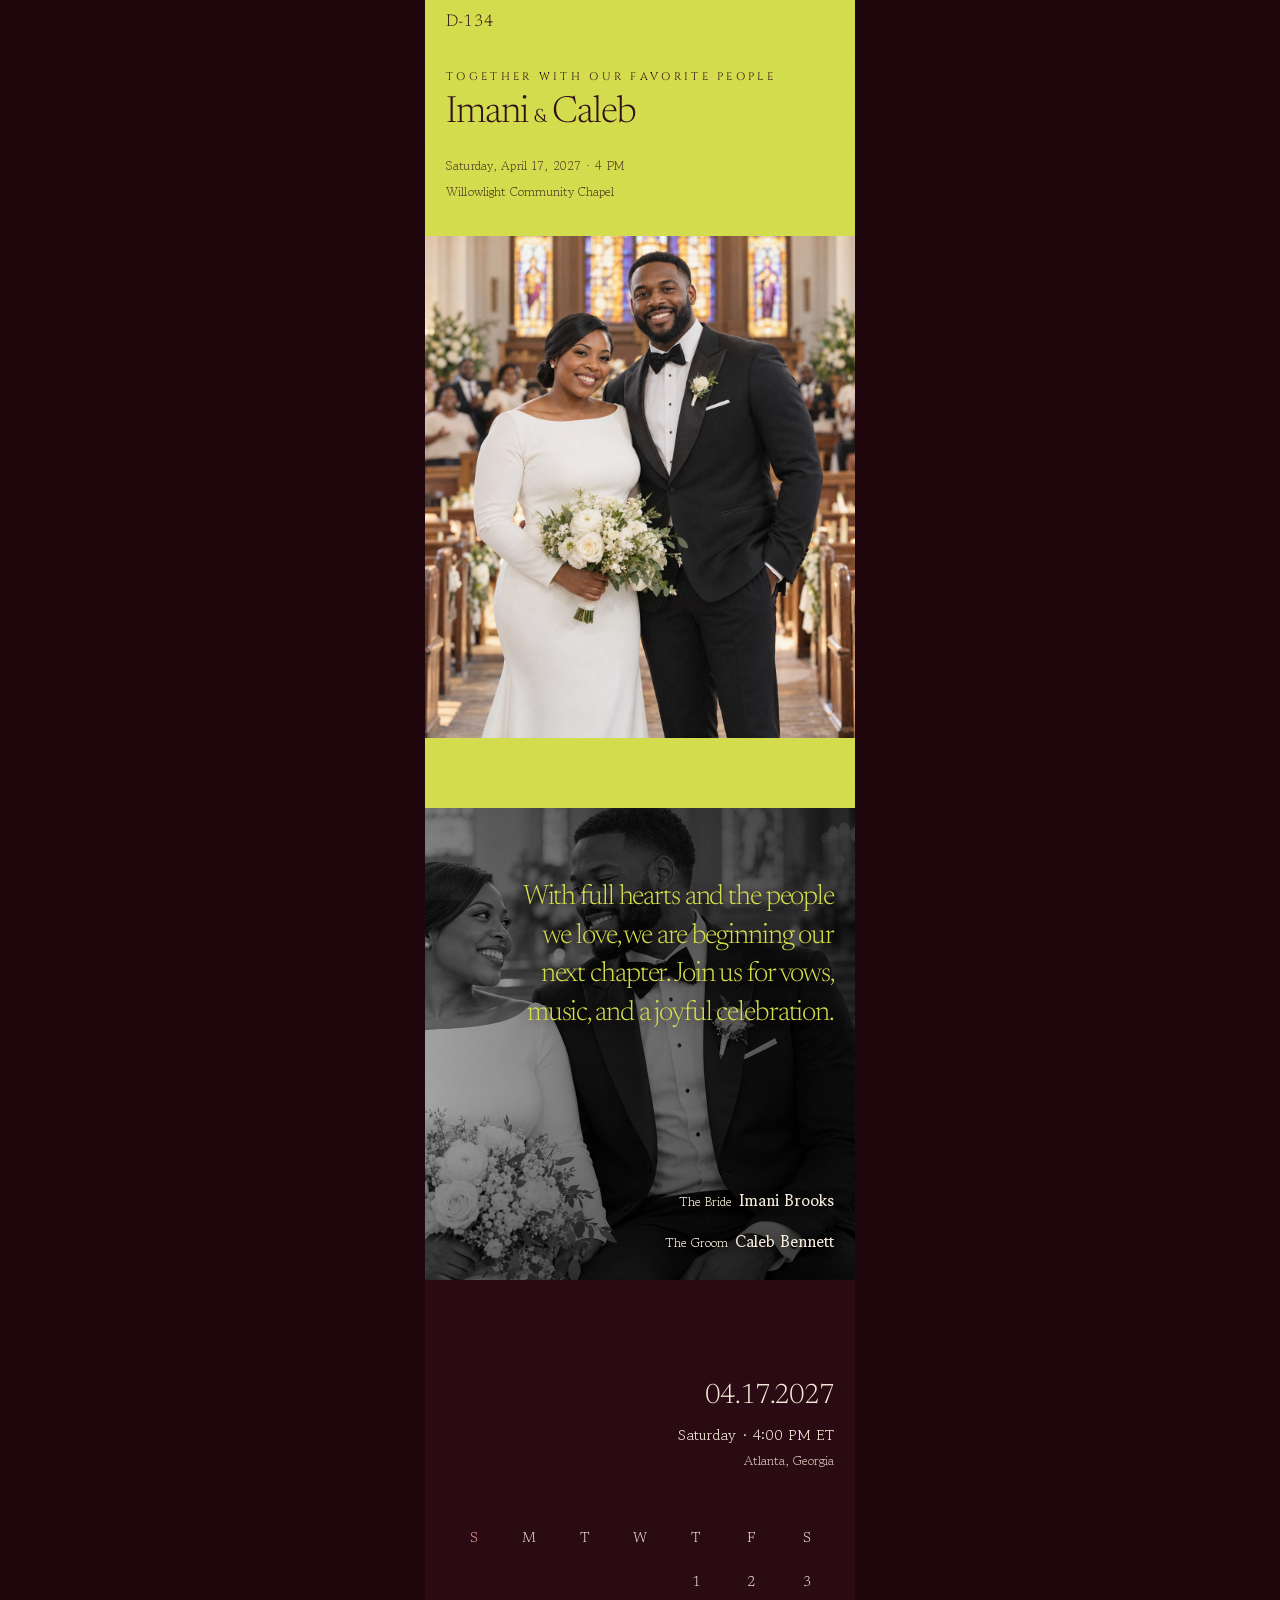
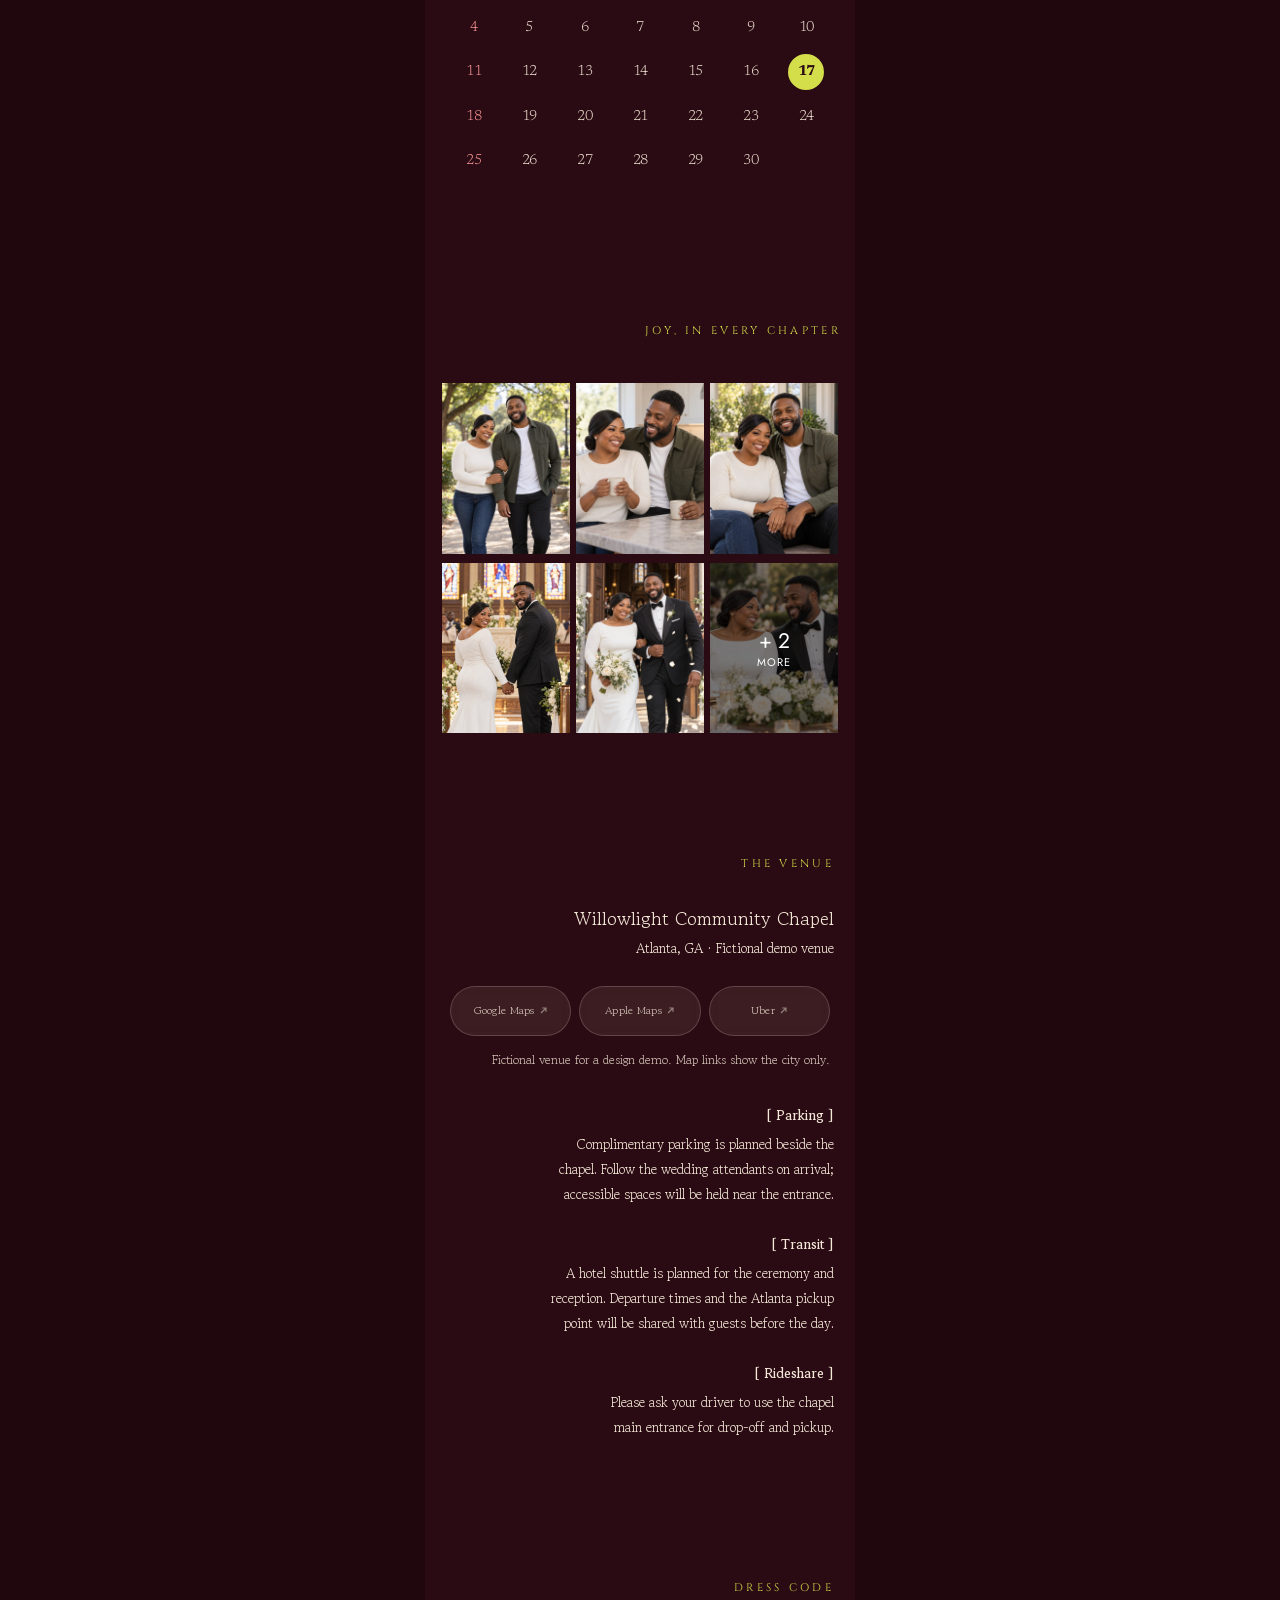
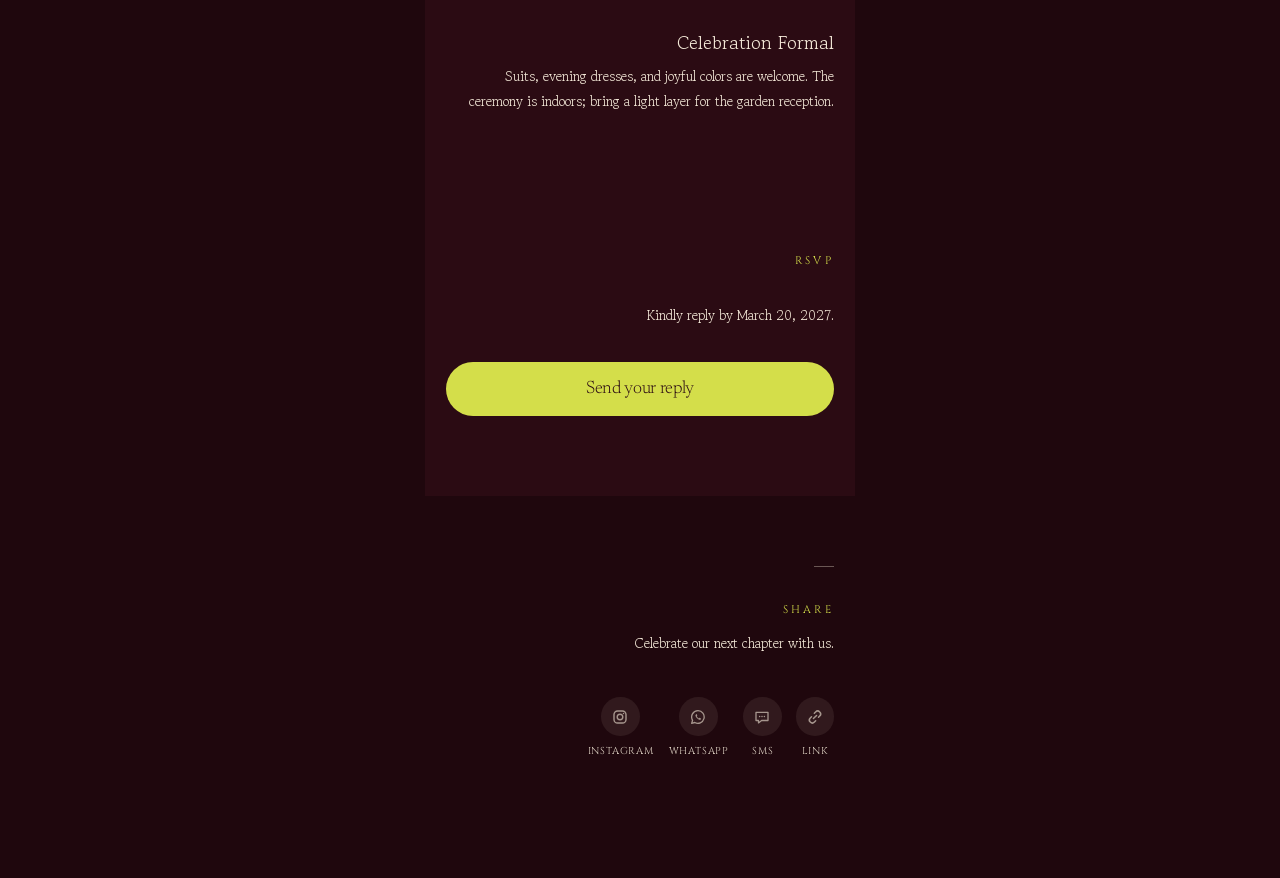
<file: seoul/chartreuse/index.html>
<!doctype html>
<html lang="en" data-theme="chartreuse">
<head>
<meta charset="utf-8">
<meta name="viewport" content="width=device-width, initial-scale=1, viewport-fit=cover">
<meta name="format-detection" content="telephone=no">
<link rel="stylesheet" href="https://fonts.googleapis.com/css2?family=Cinzel:wght@400&amp;family=Gowun+Batang:wght@400;700&amp;family=Jost:wght@300;400&amp;family=Newsreader:opsz,wght@72,300&amp;display=swap">

<script>

window.WEDDING = {
  "draft": false,
  "invited": "Together with our favorite people",
  "bride": {
    "name": "Imani Brooks",
    "en": "Imani",
    "role": "The Bride",
    "parents": []
  },
  "groom": {
    "name": "Caleb Bennett",
    "en": "Caleb",
    "role": "The Groom",
    "parents": []
  },
  "date": "2027-04-17T16:00",
  "offset": "-04:00",
  "timezone": "ET",
  "city": "Atlanta, Georgia",
  "greeting": "With full hearts and the people we love, we are beginning our next chapter. Join us for vows, music, and a joyful celebration.",
  "greetingKo": "",
  "playlist": {
    "title": "",
    "songs": []
  },
  "gallery": {
    "title": "Joy, in every chapter",
    "show": 6
  },
  "venue": {
    "name": "Willowlight Community Chapel",
    "address": "Atlanta, GA · Fictional demo venue",
    "tel": "",
    "latitude": null,
    "longitude": null,
    "photo": "",
    "mapImage": "",
    "maps": [
      {
        "label": "Google Maps",
        "url": "https://www.google.com/maps/search/?api=1&query=Atlanta%2C+Georgia"
      },
      {
        "label": "Apple Maps",
        "url": "https://maps.apple.com/?q=Willowlight+Community+Chapel&address=Atlanta%2C+Georgia"
      },
      {
        "label": "Uber",
        "url": "https://m.uber.com/ul/?action=setPickup&pickup=my_location&dropoff%5Bnickname%5D=Willowlight+Community+Chapel&dropoff%5Bformatted_address%5D=Atlanta%2C+GA+%C2%B7+Fictional+demo+venue"
      }
    ],
    "mapTip": "Fictional venue for a design demo. Map links show the city only."
  },
  "ways": [
    {
      "title": "Parking",
      "text": "Complimentary parking is planned beside the chapel. Follow the wedding attendants on arrival; accessible spaces will be held near the entrance."
    },
    {
      "title": "Transit",
      "text": "A hotel shuttle is planned for the ceremony and reception. Departure times and the Atlanta pickup point will be shared with guests before the day."
    },
    {
      "title": "Rideshare",
      "text": "Please ask your driver to use the chapel main entrance for drop-off and pickup."
    }
  ],
  "dressCode": {
    "label": "Dress Code",
    "title": "Celebration Formal",
    "text": "Suits, evening dresses, and joyful colors are welcome. The ceremony is indoors; bring a light layer for the garden reception."
  },
  "registry": null,
  "rsvp": {
    "label": "RSVP",
    "text": "Kindly reply by March 20, 2027.",
    "button": "Send your reply",
    "endpoint": "",
    "meals": [
      "Lemon-roasted chicken",
      "Herb-crusted salmon",
      "Spring vegetable risotto (vegan)"
    ]
  },
  "moments": {
    "upload": ""
  },
  "bgm": [],
  "share": {
    "url": "https://rangbang-studio.github.io/seoul/chartreuse/",
    "title": "Imani & Caleb · April 17, 2027",
    "description": "Saturday, April 17, 2027 · Willowlight Community Chapel · Atlanta, Georgia",
    "image": "images/cover.jpg",
    "text": "Celebrate our next chapter with us."
  },
  "theme": {
    "random": false,
    "list": [
      "chartreuse"
    ],
    "preview": []
  },
  "photos": {
    "cover": "images/cover.jpg",
    "intro": {
      "src": "images/intro.jpg",
      "pos": "50% 50%"
    },
    "playlist": {
      "src": ""
    },
    "gallery": [
      {
        "src": "images/g01.jpg",
        "thumb": "images/g01.jpg"
      },
      {
        "src": "images/g02.jpg",
        "thumb": "images/g02.jpg"
      },
      {
        "src": "images/g03.jpg",
        "thumb": "images/g03.jpg"
      },
      {
        "src": "images/g04.jpg",
        "thumb": "images/g04.jpg"
      },
      {
        "src": "images/g05.jpg",
        "thumb": "images/g05.jpg"
      },
      {
        "src": "images/g06.jpg",
        "thumb": "images/g06.jpg"
      },
      {
        "src": "images/g07.jpg",
        "thumb": "images/g07.jpg"
      },
      {
        "src": "images/g08.jpg",
        "thumb": "images/g08.jpg"
      }
    ]
  }
};

(() => {
  const T = window.WEDDING.theme || {};
  const allowed = ['brown', 'emerald', 'butter', 'chartreuse'];
  const candidates = [];
  const list = (T.list || allowed).filter(x => allowed.includes(x));
  if (!list.length) list.push(allowed[0]);
  const preview = (T.preview || candidates).filter(x => candidates.includes(x));
  const m = /[?&]theme=([a-z]+)/.exec(location.search);
  const shuffle = a => { for (let i = a.length - 1; i > 0; i--) { const j = Math.floor(Math.random() * (i + 1)); const t = a[i]; a[i] = a[j]; a[j] = t; } return a; };
  const nextFromBag = () => {
    try {
      let bag = JSON.parse(localStorage.getItem('themeBag') || '[]').filter(x => list.indexOf(x) >= 0);
      const last = localStorage.getItem('themeLast');
      if (!bag.length) {
        bag = shuffle(list.slice());
        if (bag.length > 1 && bag[0] === last) bag.push(bag.shift());
      }
      const next = bag.shift();
      localStorage.setItem('themeBag', JSON.stringify(bag));
      localStorage.setItem('themeLast', next);
      return next;
    } catch (e) { return list[Math.floor(Math.random() * list.length)]; }
  };
  const pick = m && list.concat(preview).includes(m[1]) ? m[1] : T.random ? nextFromBag() : list[0];
  document.documentElement.setAttribute('data-theme', pick);
  window.WEDDING.themeName = pick;
})();
</script>

<style>

:root {
  --accent: #3b2c23;
  --black: #1a1310;
  --black-2: #130e0b;
  --paper: #f2e8d5;
  --peach: #c4a882;
  --sunday: #f87171;
  --dot: #c8c2b8;
  --cream: #f4f2ed;
  --backdrop: #130e0b;
  
  --on-accent: #f2e8d5;       
  --on-paper: #1a1310;        
  --accent-rgb: 59, 44, 35;
  --paper-rgb: 242, 232, 213;
  --cream-rgb: 244, 242, 237;
  --accent-photo: #f2e8d5;   
  --accent-line: transparent;      
  --warn: #f4a28c;
  --f-display: "Newsreader", "Gowun Batang", serif;
  --f-caps: "Cinzel", "Gowun Batang", serif;
  --f-body: "Gowun Batang", serif;
  --f-num: "Jost", "Helvetica Neue", Arial, sans-serif;
  --gutter: 21px;
  --col: 430px;
  color-scheme: only light;
}

:root[data-theme="brown"] { --accent: #3b2c23; --accent-rgb: 59, 44, 35; --on-accent: #f2e8d5; --accent-line: rgba(242, 232, 213, .45);
  --black: #1a1310; --black-2: #130e0b; --backdrop: #130e0b; --paper: #f2e8d5; --paper-rgb: 242, 232, 213; --peach: #c4a882;
  --on-paper: #1a1310; --sunday: #f87171; --accent-photo: #f2e8d5; }

:root[data-theme="forest"] { --accent: #2e3829; --accent-rgb: 46, 56, 41; --on-accent: #eae8e4; --accent-line: rgba(234, 232, 228, .45);
  --black: #141a12; --black-2: #0e130c; --backdrop: #0e130c; --paper: #eae8e4; --paper-rgb: 234, 232, 228; --peach: #9ca69e;
  --on-paper: #141a12; --sunday: #f87171; --accent-photo: #eae8e4; }

:root[data-theme="emerald"] { --accent: #0f5c47; --accent-rgb: 15, 92, 71; --on-accent: #efe9d8; --black: #0c1813; --black-2: #08110d; --backdrop: #08110d;
  --paper: #efe9d8; --paper-rgb: 239, 233, 216; --peach: #d6bd84; --on-paper: #0c1813; --sunday: #f87171; --accent-photo: #e4d3a6; }

:root[data-theme="cherry"] { --accent: #9e1b32; --accent-rgb: 158, 27, 50; --on-accent: #f4e6dc; --black: #1a0a0d; --black-2: #12070a; --backdrop: #12070a;
  --paper: #f4e6dc; --paper-rgb: 244, 230, 220; --peach: #f0a9b4; --on-paper: #1a0a0d; --sunday: #ff8a8a; --accent-photo: #f3b0b9; }

:root[data-theme="sapphire"] { --accent: #1f3a8a; --accent-rgb: 31, 58, 138; --on-accent: #ece8de; --black: #0b1024; --black-2: #070b1a; --backdrop: #070b1a;
  --paper: #ece8de; --paper-rgb: 236, 232, 222; --peach: #d9c08b; --on-paper: #0b1024; --sunday: #f87171; --accent-photo: #c4d4f7; }

:root[data-theme="butter"] { --accent: #f1cf5e; --accent-rgb: 241, 207, 94; --on-accent: #1f1a0e; --black: #17140d; --black-2: #100e09; --backdrop: #100e09;
  --paper: #f4ecd4; --paper-rgb: 244, 236, 212; --peach: #f1cf5e; --on-paper: #17140d; --sunday: #f87171; --accent-photo: #f1cf5e; }

:root[data-theme="chartreuse"] { --accent: #d4de4a; --accent-rgb: 212, 222, 74; --on-accent: #2b0b13; --black: #2b0b13; --black-2: #1f070d; --backdrop: #1f070d;
  --paper: #f5ead9; --paper-rgb: 245, 234, 217; --peach: #d4de4a; --on-paper: #2b0b13; --sunday: #ff9a9a; --accent-photo: #d4de4a; }

[hidden] { display: none !important; }
*, *::before, *::after { box-sizing: border-box; }
html { -webkit-text-size-adjust: 100%; text-size-adjust: 100%; }
body {
  margin: 0;
  background: var(--backdrop);
  color: var(--paper);
  font-family: var(--f-body);
  font-weight: 400;
  line-height: 1.6;
  word-break: keep-all;
  overflow-wrap: break-word;
  -webkit-font-smoothing: antialiased;
}
p, h1, h2, h3, h4, h5, ol, ul, figure { margin: 0; padding: 0; }
img { max-width: 100%; }
a { color: inherit; text-decoration: none; }

a[x-apple-data-detectors] { color: inherit !important; text-decoration: none !important; font: inherit !important; }
button { font: inherit; color: inherit; -webkit-tap-highlight-color: transparent; }
:focus-visible { outline: 1px solid var(--peach); outline-offset: 3px; }

.stage { position: relative; max-width: var(--col); margin: 0 auto; background: var(--black); overflow: hidden; }

.label {
  font-family: var(--f-caps);
  font-size: 11px;
  line-height: 15px;
  font-weight: 400;
  letter-spacing: .3em;
  text-transform: uppercase;
  color: var(--peach);
  text-align: right;
}

.bar {
  position: fixed; top: 0; left: 0; right: 0; z-index: 50;
  max-width: var(--col); margin: 0 auto;
  display: flex; align-items: center; justify-content: space-between;
  height: calc(46px + env(safe-area-inset-top, 0px));
  padding: env(safe-area-inset-top, 0px) 17px 0 21px;
  color: var(--peach);
  background: rgba(var(--accent-rgb), 0);
  transition: background-color .3s cubic-bezier(.4, 0, .2, 1), color .3s cubic-bezier(.4, 0, .2, 1);
}
.bar.is-solid { background: rgba(var(--accent-rgb), .95); color: var(--on-accent); }

.bar__dday { font-family: var(--f-display); font-size: 17px; line-height: 20px; font-weight: 300; letter-spacing: .01em; white-space: nowrap; color: var(--on-accent); }
.bar__btn { display: flex; align-items: center; justify-content: center; width: 34px; height: 34px; padding: 0; border: 0; background: none; color: inherit; cursor: pointer; }
.bar__btn svg { width: 22px; height: 22px; fill: none; stroke: currentColor; stroke-width: 1.4; stroke-linecap: round; }

.cover { background: var(--accent); color: var(--on-accent); padding: 70px 0; }
.cover__text { padding: 0 var(--gutter); container-type: inline-size; }
.invited { font-family: var(--f-caps); font-size: 11px; line-height: 14px; font-weight: 400; letter-spacing: .3em; text-transform: uppercase; }

.names { margin-top: 11px; font-family: var(--f-display); font-size: 36.8px; font-size: clamp(12.47px, 11.583cqi, 37.42px); line-height: 1; font-weight: 300; letter-spacing: -0.025em; }
.names .amp { margin: 0 .3em; font-family: var(--f-caps); font-size: .5em; line-height: 1; font-weight: 400; letter-spacing: 0; }
.cover__meta { margin-top: 24px; opacity: .75; }
.meta { font-size: 12.5px; line-height: 19px; font-weight: 400; letter-spacing: .01em; }
.meta + .meta { margin-top: 7px; }
.cover__photo { position: relative; margin-top: 35px; overflow: hidden; background: var(--cream); }
.cover__photo::before { content: ""; display: block; padding-top: 116.667%; }
.cover__photo > img, .cover__photo > .ph { position: absolute; top: 0; left: 0; width: 100%; height: 100%; }
.cover__photo > img { object-fit: cover; }
.ph { display: flex; align-items: center; justify-content: center; background: var(--cream); color: #b3ada3; font-family: var(--f-display); font-style: italic; font-size: 12px; }

.intro { padding: 70px var(--gutter) 26px; }
.greeting { font-family: var(--f-display); font-size: 28px; line-height: 1.375; font-weight: 300; letter-spacing: -0.04em; text-align: right; text-wrap: balance; }
.greeting__ko { margin-top: 14px; font-size: 14.5px; line-height: 24px; font-weight: 400; opacity: .8; text-align: right; }
.people { margin-top: 157px; text-align: right; }
.person + .person { margin-top: 17px; }
.person__name { font-size: 13px; line-height: 22px; font-weight: 400; }
.person__name b { margin-left: 7px; font-size: 15.5px; font-weight: 700; }
.person__parents { margin-top: 3px; font-size: 13px; line-height: 19px; font-weight: 400; }

.intro--photo { position: relative; overflow: hidden; background: #262626; }
.intro__bg, .intro__shade { position: absolute; top: 0; right: 0; bottom: 0; left: 0; }
.intro__bg img { display: block; width: 100%; height: 100%; object-fit: cover; transform: scale(1.35); transform-origin: 100% 15%; filter: grayscale(1); }  /* 원본처럼 흑백: 구매자 사진이 컬러여도 같은 분위기 */

.intro__shade { background: linear-gradient(180deg, rgba(0, 0, 0, .3), rgba(0, 0, 0, 0) 45%, rgba(0, 0, 0, 0) 65%, rgba(0, 0, 0, .3)), linear-gradient(90deg, rgba(0, 0, 0, .3), rgba(0, 0, 0, .68)); }
.intro--photo > [data-reveal] { position: relative; }
.intro--photo .greeting, .intro--photo .greeting__ko { color: var(--accent-photo); }
.intro--photo .greeting__ko { font-weight: 400; opacity: 1; }
.intro--photo .greeting, .intro--photo .greeting__ko, .intro--photo .people { text-shadow: 0 1px 10px rgba(0, 0, 0, .5); }

.playlist { position: relative; min-height: 480px; overflow: hidden; color: #fff; background: #5a554f; }

.playlist__bg { position: absolute; top: 0; right: 0; bottom: 0; left: 0; background: #5a554f; }
.playlist__bg img { display: block; width: 100%; height: 100%; object-fit: cover; transform: scale(1.23); transform-origin: 50% 0%; }
.playlist__shade { position: absolute; top: 0; right: 0; bottom: 0; left: 0; background: linear-gradient(180deg, rgba(0, 0, 0, .58) 0%, rgba(0, 0, 0, .52) 52%, rgba(0, 0, 0, .12) 68%, rgba(0, 0, 0, 0) 100%); }
.playlist__body { position: relative; padding: 64px var(--gutter) 300px; text-align: right; }

.playlist .label { font-family: var(--f-display); font-size: 27px; line-height: 1.2; font-weight: 300; letter-spacing: -0.02em; text-transform: none; color: #fff; }

.playlist__note { margin-top: 9px; font-size: 10.5px; line-height: 16px; font-weight: 300; color: rgba(255, 255, 255, .65); }
.playlist__note span { display: block; font-size: 10px; }
.songs { margin-top: 21px; list-style: none; font-size: 13.5px; line-height: 30px; font-weight: 400; }
.songs__more { margin-top: 28px; font-size: 13.5px; line-height: 28px; font-weight: 400; }

.cal { padding: 100px var(--gutter) 70px; text-align: right; }
.cal__date { font-family: var(--f-display); font-size: 28px; line-height: 33px; font-weight: 300; letter-spacing: -0.04em; }
.cal__time { margin-top: 11px; font-size: 15px; line-height: 21px; font-weight: 400; }
.cal__en { margin-top: 6px; font-size: 13px; line-height: 20px; font-weight: 400; opacity: .8; }
.cal__grid { display: grid; grid-template-columns: repeat(7, 1fr); grid-auto-rows: 44.5px; margin-top: 45px; font-family: var(--f-display); font-size: 14.5px; font-weight: 300; letter-spacing: -0.04em; text-align: center; }
.cal__grid > span { display: flex; align-items: center; justify-content: center; }
.cal__grid .sun { color: var(--sunday); }
.cal__grid .is-wedding i { display: flex; align-items: center; justify-content: center; width: 36px; height: 36px; border-radius: 50%; background: var(--accent); color: var(--on-accent); box-shadow: 0 0 0 1px var(--accent-line); font-style: normal; font-weight: 700; }

.gallery { padding: 70px 17px 53px; }
.gallery .label { margin-right: -3px; }
.grid { display: grid; grid-template-columns: repeat(3, 1fr); column-gap: 6px; row-gap: 9px; margin-top: 45px; }
.tile { position: relative; display: block; width: 100%; padding: 0; border: 0; background: var(--cream); overflow: hidden; cursor: pointer; }
.tile::before { content: ""; display: block; padding-top: 133.333%; }
.tile > img, .tile > .ph, .tile__more { position: absolute; top: 0; left: 0; width: 100%; height: 100%; }
.tile > img { object-fit: cover; }
.tile__more { display: flex; flex-direction: column; align-items: center; justify-content: center; background: rgba(0, 0, 0, .5); color: #fff; }
.tile__more b { font-family: var(--f-num); font-size: 21px; line-height: 28px; font-weight: 400; }
.tile__more small { font-family: var(--f-num); font-size: 11px; line-height: 15px; letter-spacing: .1em; text-transform: uppercase; }

.venue { padding: 70px var(--gutter); text-align: right; }
.venue__name { margin-top: 35px; font-size: 18.5px; line-height: 24.5px; font-weight: 400; }

.venue__photo { position: relative; width: 80%; margin: 34px auto 0; background: #1b1b1b; }
.venue__photo::before { content: ""; display: block; padding-top: 56.25%; }
.venue__photo img { position: absolute; top: 0; left: 0; width: 100%; height: 100%; object-fit: cover; }
.venue__photo + .venue__name { margin-top: 30px; }

.framed { outline: 1px solid rgba(var(--cream-rgb), .7); outline-offset: 6px; box-shadow: 0 0 0 1px rgba(var(--cream-rgb), .2); }
.venue__photo + .mapbox { margin-top: 12px; }
.venue__line { font-size: 13.5px; line-height: 21px; font-weight: 400; }
.venue__name + .venue__line { margin-top: 7px; }
.venue__line + .venue__line { margin-top: 4px; }
.mapbox { display: flex; flex-direction: column; align-items: center; justify-content: center; height: 179px; margin-top: 28px; border: 1px solid rgba(0, 0, 0, .05); border-radius: 1.75px; background: rgba(0, 0, 0, .05); }
.mapbox svg { width: 24px; height: 24px; fill: none; stroke: currentColor; stroke-width: 1.2; opacity: .6; }
.mapbox span { margin-top: 7px; font-family: var(--f-caps); font-size: 10px; line-height: 15px; letter-spacing: .1em; text-transform: uppercase; }
.mapbox--img { display: block; height: auto; border: 0; background: none; }
.mapbox--img img { display: block; width: 100%; height: auto; }
.maplinks { display: grid; grid-template-columns: repeat(3, 1fr); gap: 8px; margin: 27px 4px 0; }

.mapbtn { display: flex; flex-direction: column; align-items: center; justify-content: center; min-height: 50px; padding: 7px 4px; border: 1px solid rgba(var(--paper-rgb), .2); border-radius: 999px; background: rgba(var(--paper-rgb), .08); -webkit-backdrop-filter: blur(4px); backdrop-filter: blur(4px); font-size: 11px; line-height: 15px; font-weight: 400; letter-spacing: .025em; white-space: nowrap; transition: all .3s cubic-bezier(.4, 0, .2, 1); }
.mapbtn:active { transform: scale(.95); }
.mapbtn__ko { display: flex; align-items: center; opacity: .8; transition: opacity .15s cubic-bezier(.4, 0, .2, 1); }

.mapbtn__en { margin-top: 3px; padding-left: .06em; font-family: var(--f-caps); font-size: 10.5px; font-size: clamp(8.6px, 2.8vw, 10.5px); line-height: 14px; font-weight: 400; letter-spacing: .04em; text-transform: uppercase; opacity: .85; transition: opacity .15s cubic-bezier(.4, 0, .2, 1); }
.mapbtn svg { width: 9px; height: 9px; margin-left: 4px; fill: none; stroke: currentColor; stroke-width: 1.2; opacity: .6; transition: opacity .15s cubic-bezier(.4, 0, .2, 1); }
.mapbtn:hover .mapbtn__ko, .mapbtn:hover .mapbtn__en, .mapbtn:hover svg { opacity: 1; }
.ways { margin-top: 36px; }
.way + .way { margin-top: 28px; }
.way h5 { font-size: 13.5px; line-height: 19px; font-weight: 700; }
.way p { margin-top: 7px; font-size: 13.5px; line-height: 25px; font-weight: 400; }

.way p.way__en { margin-top: 10px; font-size: 13px; line-height: 21px; opacity: .8; }
.way__en span { display: block; margin-bottom: 2px; font-family: var(--f-caps); font-weight: 400; font-size: 11px; line-height: 16px; letter-spacing: .15em; text-transform: uppercase; }

.maptip { margin: 14px 4px 0; font-size: 12.5px; line-height: 20px; font-weight: 400; opacity: .8; text-wrap: balance; }

.way p, .party__text, .party__en, .songs li { text-wrap: balance; }

.dress-code { padding: 70px var(--gutter); text-align: right; }
.dress-code__title { margin-top: 35px; font-size: 18.5px; line-height: 24.5px; font-weight: 400; }
.dress-code__text { margin-top: 10px; font-size: 13.5px; line-height: 24.5px; font-weight: 400; text-wrap: balance; }

.gifts { padding: 70px var(--gutter) 69px; }
.registry { margin-top: 44px; }
.registry__img { position: relative; width: 62%; margin: 26px auto 0; overflow: hidden; background: #f4f2ed; }
.registry__img + .registry__btn { margin-top: 26px; }
.registry__img::before { content: ""; display: block; padding-top: 100%; }
.registry__img img { position: absolute; top: 0; left: 0; width: 100%; height: 100%; object-fit: cover; }
.registry__btn { display: flex; flex-direction: column; align-items: center; justify-content: center; width: 100%; min-height: 54px; margin-top: 16px; padding: 8px 12px; border: 1px solid var(--accent-line); border-radius: 999px; background: var(--accent); color: var(--on-accent); cursor: pointer; transition: all .3s cubic-bezier(.4, 0, .2, 1); }
.registry__btn:active { transform: scale(.97); }
.registry__title { font-family: var(--f-display); font-size: 18px; line-height: 22px; font-weight: 300; letter-spacing: -0.02em; }
.registry__sub { margin-top: 2px; padding-left: .15em; font-family: var(--f-caps); font-weight: 400; font-size: 10.5px; line-height: 13px; letter-spacing: .15em; text-transform: uppercase; opacity: .9; }

.fund { position: fixed; top: 0; right: 0; bottom: 0; left: 0; z-index: 85; display: flex; align-items: center; justify-content: center; padding: 24px 18px; background: rgba(0, 0, 0, .72); animation: fadeIn .3s ease-in-out; }
.fund.is-leaving { animation: fadeOut .3s ease-in-out forwards; }
.fund__panel { position: relative; width: 100%; max-width: 340px; max-height: 100%; overflow-y: auto; padding: 36px 24px 24px; border: 1px solid rgba(var(--paper-rgb), .18); background: var(--black); color: var(--paper); text-align: center; }
.fund__close { position: absolute; top: 6px; right: 6px; display: flex; align-items: center; justify-content: center; width: 40px; height: 40px; padding: 0; border: 0; background: none; color: var(--paper); cursor: pointer; }
.fund__close svg { width: 20px; height: 20px; fill: none; stroke: currentColor; stroke-width: 1.3; stroke-linecap: round; }
.fund__label { padding-left: .3em; font-family: var(--f-caps); font-size: 11px; line-height: 15px; font-weight: 400; letter-spacing: .3em; text-transform: uppercase; color: var(--peach); }
.fund__title { margin-top: 10px; font-family: var(--f-display); font-size: 28px; line-height: 1.2; font-weight: 300; letter-spacing: -0.03em; }
.fund__text { margin-top: 12px; font-size: 13.5px; line-height: 1.75; font-weight: 400; opacity: .85; }
.fund__amounts { display: grid; grid-template-columns: repeat(4, 1fr); gap: 8px; margin-top: 22px; }
.fund__amt { height: 40px; padding: 0; border: 1px solid rgba(var(--paper-rgb), .25); border-radius: 999px; background: transparent; color: var(--paper); font-family: var(--f-num); font-size: 13px; cursor: pointer; transition: all .2s ease; }
.fund__amt[aria-pressed="true"] { border-color: var(--paper); background: var(--paper); color: var(--on-paper); }
.fund__custom { display: flex; align-items: center; margin-top: 14px; border-bottom: 1px solid rgba(var(--paper-rgb), .35); }
.fund__custom span { padding-left: 4px; font-family: var(--f-num); font-size: 18px; opacity: .7; }
.fund__custom input { flex: 1; min-width: 0; padding: 8px 6px; border: 0; background: transparent; color: var(--paper); font-family: var(--f-num); font-size: 18px; outline: none; }
.fund__custom input::placeholder { color: rgba(var(--paper-rgb), .4); font-size: 14px; }
.fund__note { min-height: 18px; margin-top: 8px; font-size: 12px; line-height: 18px; color: var(--warn); }
.fund__actions { display: grid; grid-template-columns: 1fr 1.4fr; gap: 8px; margin-top: 6px; }
.fund__cancel { height: 46px; padding: 0; border: 1px solid rgba(var(--paper-rgb), .25); border-radius: 999px; background: transparent; color: var(--paper); font-family: var(--f-caps); font-weight: 400; font-size: 11px; letter-spacing: .2em; text-transform: uppercase; cursor: pointer; }
.fund__gift { display: flex; align-items: center; justify-content: center; height: 46px; border-radius: 999px; background: var(--accent); color: var(--on-accent); box-shadow: 0 0 0 1px var(--accent-line); font-family: var(--f-display); font-size: 18px; font-weight: 300; letter-spacing: -0.01em; }
.fund__fine { margin-top: 14px; font-size: 11.5px; line-height: 1.6; opacity: .7; }

.party { padding: 70px var(--gutter) 80px; text-align: right; }
.party__text { margin-top: 35px; font-size: 13.5px; line-height: 24.5px; font-weight: 400; }
.party__en { margin-top: 10px; font-size: 13px; line-height: 21px; font-weight: 400; opacity: .8; }
.party__note { margin-top: 24px; font-size: 13.5px; line-height: 21px; font-weight: 400; }
.party__note span { display: block; margin-top: 2px; font-size: 13px; line-height: 21px; font-weight: 400; opacity: .8; }
.party__btn { margin-top: 34px; }

.party__sub { margin-top: 6px; font-family: var(--f-display); font-size: 17px; line-height: 1.3; font-weight: 300; letter-spacing: -0.01em; opacity: .85; }

.party__info { text-wrap: balance; }
.party__info span { display: block; margin-top: 6px; font-size: 13px; }
.pf { display: block; margin-top: 18px; text-align: left; }
.party__info + .pf { margin-top: 24px; }
.pf__head { display: flex; align-items: baseline; justify-content: space-between; font-size: 13px; line-height: 18px; font-weight: 400; }
.pf__head em { margin-left: 5px; font-family: var(--f-caps); font-weight: 400; font-size: 10px; font-style: normal; letter-spacing: .12em; text-transform: uppercase; opacity: .75; }
.pf__head b, .pf__head i { font-size: 11px; font-style: normal; font-weight: 400; letter-spacing: .02em; }
.pf__head b { color: var(--peach); }
.pf__head i { opacity: .7; }
.pf__box { display: flex; align-items: center; margin-top: 2px; border-bottom: 1px solid rgba(var(--paper-rgb), .35); transition: border-color .2s ease; }
.pf__box:focus-within { border-bottom-color: var(--paper); }
.pf__box--num { width: 112px; }

.pf input, .pf select, .pf textarea { flex: 1; min-width: 0; width: 100%; padding: 8px 2px; border: 0; border-radius: 0; background: transparent; color: var(--paper); font-family: var(--f-body); font-size: 16px; line-height: 1.4; outline: none; -webkit-appearance: none; appearance: none; }
.pf input:-webkit-autofill { -webkit-text-fill-color: var(--paper); -webkit-box-shadow: 0 0 0 40px var(--black) inset; }
.pf__unit { flex: none; padding: 0 4px 0 8px; font-size: 13px; opacity: .7; }
.pf select option { background: var(--black); color: var(--paper); }
.pf textarea { resize: vertical; }
.pf input::placeholder, .pf textarea::placeholder { color: rgba(var(--paper-rgb), .4); font-size: 13px; }
.pf__hint { display: block; margin-top: 7px; font-size: 11.5px; line-height: 1.6; opacity: .7; }

.moments { padding: 70px var(--gutter) 80px; text-align: right; }
.mf__pick { position: relative; display: flex; flex-direction: column; align-items: center; justify-content: center; min-height: 66px; margin-top: 18px; padding: 10px; border: 1px dashed rgba(var(--paper-rgb), .45); border-radius: 12px; font-size: 13px; line-height: 1.4; cursor: pointer; }
.mf__pick span { margin-top: 2px; font-size: 11.5px; opacity: .75; }
.mf__pick input { position: absolute; top: 0; left: 0; width: 1px; height: 1px; opacity: 0; pointer-events: none; }
.mf__list { list-style: none; max-height: 30vh; overflow-y: auto; margin-top: 10px; text-align: left; }
.mf__item { display: flex; flex-wrap: wrap; align-items: baseline; padding: 7px 0; border-bottom: 1px solid rgba(var(--paper-rgb), .12); font-size: 12.5px; line-height: 16px; }
.mf__name { flex: 1; min-width: 0; overflow: hidden; white-space: nowrap; text-overflow: ellipsis; }
.mf__size { flex: none; margin-left: 8px; font-family: var(--f-num); font-size: 11.5px; opacity: .7; }
.mf__bar { flex: 0 0 100%; height: 6px; margin-top: 6px; border-radius: 999px; overflow: hidden; background: rgba(var(--paper-rgb), .15); }
.mf__bar i { display: block; width: 0; height: 100%; border-radius: 999px; background: var(--accent); transition: width .2s linear; }

.mf__total { margin-top: 14px; text-align: left; }
.mf__total-head { display: flex; justify-content: space-between; align-items: baseline; font-size: 13px; line-height: 18px; font-weight: 400; }
.mf__total-head b { font-family: var(--f-num); font-weight: 400; }
.mf__total .mf__bar { display: block; height: 10px; margin-top: 6px; }
.mf__state { flex: 0 0 100%; margin-top: 3px; font-size: 11px; opacity: .8; }
.mf__item.is-done .mf__bar i { background: #7bc67b; }
.mf__item.is-fail .mf__state { color: var(--warn); opacity: 1; }
.party__send { width: 100%; padding: 0; border: 0; cursor: pointer; }
.party__send:disabled { opacity: .6; cursor: default; }

.share { padding: 70px var(--gutter) 120px; background: var(--black-2); text-align: right; }
.share__rule { display: block; width: 20px; height: 1px; margin-left: auto; background: rgba(var(--paper-rgb), .35); }
.share .label { margin-top: 35px; }
.share__text { margin-top: 14px; font-size: 13.5px; line-height: 24.5px; font-weight: 400; }

.share__btns { display: flex; flex-wrap: wrap; justify-content: flex-end; gap: 16px 14px; margin-top: 42px; }
.share__btn { display: flex; flex-direction: column; align-items: center; padding: 0; border: 0; background: none; cursor: pointer; transition: all .3s cubic-bezier(.4, 0, .2, 1); }
.share__btn { min-width: 38.5px; color: inherit; }
.share__btn i { display: flex; align-items: center; justify-content: center; width: 38.5px; height: 38.5px; border-radius: 50%; background: rgba(var(--paper-rgb), .08); transition: all .3s cubic-bezier(.4, 0, .2, 1); }
.share__btn svg { width: 18px; height: 18px; opacity: .6; transition: opacity .15s cubic-bezier(.4, 0, .2, 1); }
.share__btn span { margin-top: 9px; padding-left: .08em; font-family: var(--f-caps); font-weight: 400; font-size: 10px; line-height: 13.5px; letter-spacing: .08em; text-transform: uppercase; opacity: .9; transition: opacity .15s cubic-bezier(.4, 0, .2, 1); }
.share__btn:hover svg, .share__btn:hover span { opacity: 1; }

.grain {
  position: fixed; top: 0; right: 0; bottom: 0; left: 0; z-index: 90;
  max-width: var(--col); margin: 0 auto; pointer-events: none; opacity: .07;
  background-image: url("data:image/svg+xml,%3Csvg xmlns='http://www.w3.org/2000/svg' width='180' height='180'%3E%3Cfilter id='n'%3E%3CfeTurbulence type='fractalNoise' baseFrequency='.85' numOctaves='3' stitchTiles='stitch'/%3E%3CfeColorMatrix type='saturate' values='0'/%3E%3C/filter%3E%3Crect width='100%25' height='100%25' filter='url(%23n)'/%3E%3C/svg%3E");
}

.menu { position: fixed; top: 0; right: 0; bottom: 0; left: 0; z-index: 80; max-width: var(--col); margin: 0 auto; display: flex; flex-direction: column; align-items: center; justify-content: flex-start; overflow-y: auto; -webkit-overflow-scrolling: touch; background: var(--accent); color: var(--on-accent); animation: fadeIn .3s ease-in-out; }
.menu__close { position: absolute; top: calc(6px + env(safe-area-inset-top, 0px)); right: 17px; }
.menu__item { padding: 6px 18px; border: 0; background: none; font-family: var(--f-display); font-size: 22px; line-height: 1.3; font-weight: 300; letter-spacing: -0.04em; cursor: pointer; }

.menu__list { display: flex; flex-direction: column; align-items: center; margin: auto 0; padding: calc(60px + env(safe-area-inset-top, 0px)) 0 40px; }
.menu__item { display: flex; flex-direction: column; align-items: center; }
.menu__item + .menu__item { margin-top: 3px; }

.gpage { position: fixed; top: 0; right: 0; bottom: 0; left: 0; z-index: 82; max-width: var(--col); margin: 0 auto; overflow-y: auto; -webkit-overflow-scrolling: touch; background: var(--black); padding: calc(70px + env(safe-area-inset-top, 0px)) 17px 60px; animation: fadeIn .4s ease-in-out; }
.gpage__close { position: absolute; top: calc(6px + env(safe-area-inset-top, 0px)); right: 17px; color: var(--paper); }
.gpage .label { margin-right: -3px; }
.gpage .grid { margin-top: 30px; }

.lb { position: fixed; top: 0; right: 0; bottom: 0; left: 0; z-index: 100; background: rgba(6, 6, 6, .97); animation: fadeIn .25s ease; }
.lb__stage { position: absolute; top: 0; right: 0; bottom: 0; left: 0; display: flex; align-items: center; justify-content: center; padding: calc(56px + env(safe-area-inset-top, 0px)) 10px calc(56px + env(safe-area-inset-bottom, 0px)); touch-action: pan-y; }
.lb__stage img { max-width: 100%; max-height: 100%; object-fit: contain; -webkit-user-select: none; user-select: none; }
.lb__btn { position: absolute; display: flex; align-items: center; justify-content: center; width: 44px; height: 44px; padding: 0; border: 0; background: none; color: #eee9e2; cursor: pointer; }
.lb__btn svg { width: 22px; height: 22px; fill: none; stroke: currentColor; stroke-width: 1.3; stroke-linecap: round; stroke-linejoin: round; filter: drop-shadow(0 0 2px rgba(0, 0, 0, .65)); }
.lb__close { top: calc(6px + env(safe-area-inset-top, 0px)); right: 8px; }
.lb__prev { top: 50%; left: 2px; margin-top: -22px; }
.lb__next { top: 50%; right: 2px; margin-top: -22px; }
.lb__count { position: absolute; left: 0; right: 0; bottom: calc(18px + env(safe-area-inset-bottom, 0px)); text-align: center; color: #bdb7ae; font-family: var(--f-caps); font-weight: 400; font-size: 11px; letter-spacing: .3em; }

.player { position: fixed; left: 0; right: 0; bottom: 0; z-index: 60; max-width: var(--col); margin: 0 auto; display: flex; align-items: center; height: calc(58px + env(safe-area-inset-bottom, 0px)); padding: 0 10px env(safe-area-inset-bottom, 0px) 21px; background: rgba(var(--accent-rgb), .95); color: var(--on-accent); }
.player__progress { position: absolute; top: 0; left: 0; right: 0; height: 2px; background: rgba(0, 0, 0, .12); }
.player__progress i { display: block; width: 0; height: 100%; background: var(--on-accent); transition: width .25s linear; }

.player__eq { display: flex; align-items: flex-end; flex: none; width: 13px; height: 13px; margin-right: 11px; }
.player__eq i { flex: 1; height: 30%; margin-right: 2px; background: var(--on-accent); border-radius: 1px; }
.player__eq i:last-child { margin-right: 0; }
.player.is-playing .player__eq i { animation: playerEq .9s ease-in-out infinite alternate; }
.player.is-playing .player__eq i:nth-child(2) { animation-delay: -.3s; }
.player.is-playing .player__eq i:nth-child(3) { animation-delay: -.6s; }
@keyframes playerEq { from { height: 25%; } to { height: 100%; } }
.player__info { flex: 1; min-width: 0; }
.player__title, .player__artist { overflow: hidden; white-space: nowrap; text-overflow: ellipsis; }
.player__title { font-family: var(--f-display); font-size: 15px; line-height: 19px; font-weight: 300; letter-spacing: -0.01em; }
.player__artist { margin-top: 1px; font-family: var(--f-caps); font-weight: 400; font-size: 10px; line-height: 13px; letter-spacing: .12em; text-transform: uppercase; opacity: .8; }
.player__ctrls { display: flex; align-items: center; flex: none; margin-left: 8px; }
.player__btn { display: flex; align-items: center; justify-content: center; width: 40px; height: 40px; padding: 0; border: 0; border-radius: 50%; background: none; color: var(--on-accent); cursor: pointer; }
.player__btn svg { width: 16px; height: 16px; fill: currentColor; }

.player__play { width: 38px; height: 38px; margin: 0 2px; background: var(--on-accent); color: var(--accent); }
.player__play svg { width: 15px; height: 15px; }

.player__play.is-waiting { animation: playerPulse 2s ease-out infinite; }
@keyframes playerPulse { 0% { box-shadow: 0 0 0 0 rgba(0, 0, 0, .45); } 70% { box-shadow: 0 0 0 10px rgba(0, 0, 0, 0); } 100% { box-shadow: 0 0 0 0 rgba(0, 0, 0, 0); } }

.toast { position: fixed; left: 50%; bottom: calc(76px + env(safe-area-inset-bottom, 0px)); z-index: 110; max-width: calc(100% - 40px); padding: 10px 16px; border-radius: 999px; background: rgba(var(--paper-rgb), .96); color: var(--on-paper); font-family: var(--f-body); font-size: 13px; line-height: 1.5; font-weight: 400; text-align: center; transform: translateX(-50%); box-shadow: 0 10px 30px -10px rgba(0, 0, 0, .6); }

.can-reveal [data-reveal] { opacity: 0; transform: translateY(30px); }
.can-reveal [data-reveal].is-in { opacity: 1; transform: none; transition: opacity 2.2s cubic-bezier(.16, 1, .3, 1), transform 2.2s cubic-bezier(.16, 1, .3, 1); }

.can-reveal [data-stagger] > * { opacity: 0; transform: translateY(20px) scale(.95); }
.can-reveal [data-stagger].is-in > * { opacity: 1; transform: none; transition: opacity 1.2s cubic-bezier(.16, 1, .3, 1), transform 1.2s cubic-bezier(.16, 1, .3, 1); }

.fade-img { opacity: 0; transition: opacity .3s cubic-bezier(0, 0, .2, 1); }
.fade-img.is-loaded { opacity: 1; }
.tile > .fade-img { transition-duration: .5s; }

@keyframes fadeIn { from { opacity: 0; } }
@keyframes fadeOut { to { opacity: 0; } }
.is-leaving { pointer-events: none; }
.menu.is-leaving { animation: fadeOut .3s ease-in-out forwards; }
.gpage.is-leaving { animation: fadeOut .4s ease-in-out forwards; }
.lb.is-leaving { animation: fadeOut .25s ease forwards; }
@media (prefers-reduced-motion: reduce) {
  *, *::before, *::after { animation: none !important; transition: none !important; }
}
</style>
<title>Imani &amp; Caleb · April 17, 2027</title>
<meta name="description" content="Saturday, April 17, 2027 · Willowlight Community Chapel · Atlanta, Georgia">
<meta property="og:type" content="website">
<meta property="og:title" content="Imani &amp; Caleb · April 17, 2027">
<meta property="og:description" content="Saturday, April 17, 2027 · Willowlight Community Chapel · Atlanta, Georgia">
<meta property="og:url" content="https://rangbang-studio.github.io/seoul/chartreuse/">
<meta property="og:image" content="https://rangbang-studio.github.io/seoul/chartreuse/images/cover.jpg">
<meta name="twitter:card" content="summary_large_image">
<link rel="icon" href="favicon.svg" type="image/svg+xml">
</head>
<body>

<header class="bar" id="bar">
  <span class="bar__dday" id="dday"></span>
  <button type="button" class="bar__btn" id="menuOpen" aria-label="Open menu" aria-expanded="false" aria-controls="menu">
    <svg viewBox="0 0 22 22" aria-hidden="true"><path d="M4 6h14M4 11h14M4 17h14"/></svg>
  </button>
</header>

<main class="stage" id="app"></main>
<div class="grain" aria-hidden="true"></div>

<nav class="menu" id="menu" aria-label="Menu" hidden>
  <button type="button" class="bar__btn menu__close" data-menu="close" aria-label="Close menu">
    <svg viewBox="0 0 22 22" aria-hidden="true"><path d="M5.5 5.5l11 11M16.5 5.5l-11 11"/></svg>
  </button>
  <div class="menu__list" id="menuList"></div>
</nav>

<section class="gpage" id="gpage" aria-label="Full gallery" hidden>
  <button type="button" class="bar__btn gpage__close" data-gpage="close" aria-label="Close gallery">
    <svg viewBox="0 0 22 22" aria-hidden="true"><path d="M5.5 5.5l11 11M16.5 5.5l-11 11"/></svg>
  </button>
  <h3 class="label" id="gpageTitle"></h3>
  <div class="grid" id="gpageGrid"></div>
</section>

<div class="lb" id="lb" role="dialog" aria-modal="true" aria-label="View photo" hidden>
  <div class="lb__stage" id="lbStage"><img id="lbImg" alt=""></div>
  <button type="button" class="lb__btn lb__close" data-lb="close" aria-label="Close"><svg viewBox="0 0 22 22" aria-hidden="true"><path d="M5.5 5.5l11 11M16.5 5.5l-11 11"/></svg></button>
  <button type="button" class="lb__btn lb__prev" data-lb="prev" aria-label="Previous photo"><svg viewBox="0 0 22 22" aria-hidden="true"><path d="M13.5 5l-6 6 6 6"/></svg></button>
  <button type="button" class="lb__btn lb__next" data-lb="next" aria-label="Next photo"><svg viewBox="0 0 22 22" aria-hidden="true"><path d="M8.5 5l6 6-6 6"/></svg></button>
  <p class="lb__count" id="lbCount"></p>
</div>

<div class="fund" id="fund" role="dialog" aria-modal="true" aria-labelledby="fundTitle" lang="en" hidden>
  <div class="fund__panel">
    <button type="button" class="fund__close" data-fund="close" aria-label="Close"><svg viewBox="0 0 22 22" aria-hidden="true"><path d="M5.5 5.5l11 11M16.5 5.5l-11 11"/></svg></button>
    <p class="fund__label" id="fundLabel"></p>
    <h3 class="fund__title" id="fundTitle"></h3>
    <p class="fund__text" id="fundText"></p>
    <div class="fund__amounts" id="fundAmounts" role="group" aria-label="Suggested amounts"></div>
    <label class="fund__custom" for="fundAmount"><span aria-hidden="true">$</span><input id="fundAmount" inputmode="decimal" autocomplete="off" placeholder="Other amount" aria-label="Gift amount in US dollars"></label>
    <p class="fund__note" id="fundNote" role="alert"></p>
    <div class="fund__actions">
      <button type="button" class="fund__cancel" data-fund="close">Cancel</button>
      <a class="fund__gift" id="fundGift" href="#" target="_blank" rel="noopener">Gift it!</a>
    </div>
    <p class="fund__fine">You'll finish your gift securely on PayPal.</p>
  </div>
</div>

<div class="fund" id="party" role="dialog" aria-modal="true" aria-labelledby="partyTitle" hidden>
  <form class="fund__panel" id="partyForm" novalidate>
    <button type="button" class="fund__close" data-party="close" aria-label="Close"><svg viewBox="0 0 22 22" aria-hidden="true"><path d="M5.5 5.5l11 11M16.5 5.5l-11 11"/></svg></button>
    <p class="fund__label" id="partyLabel"></p>
    <h3 class="fund__title" id="partyTitle">Send your reply</h3>
    <p class="fund__text party__info" id="partyInfo"></p>
    <label class="pf"><span class="pf__head"><span>Name</span><b>Required</b></span><span class="pf__box"><input id="pfName" name="name" autocomplete="name" maxlength="100" required aria-required="true"></span></label>
    <label class="pf"><span class="pf__head"><span>Attendance</span><b>Required</b></span><span class="pf__box"><select id="pfAttending" name="attending" required aria-required="true"><option value="">Please select</option><option value="yes">Joyfully accepts</option><option value="no">Regretfully declines</option></select></span></label>
    <div id="pfAccepts" hidden>
      <label class="pf"><span class="pf__head"><span>Number of guests</span></span><span class="pf__box"><select id="pfGuests" name="guests" disabled><option value="1">1</option><option value="2">2</option><option value="3">3</option><option value="4">4</option></select></span><span class="pf__hint">Including yourself</span></label>
      <label class="pf"><span class="pf__head"><span>Meal choice</span></span><span class="pf__box"><select id="pfMeal" name="meal" disabled></select></span></label>
    </div>
    <label class="pf"><span class="pf__head"><span>Allergies &amp; dietary needs</span><i>Optional</i></span><span class="pf__box"><input id="pfDietary" name="dietary" maxlength="500"></span></label>
    <label class="pf"><span class="pf__head"><span>Song request</span><i>Optional</i></span><span class="pf__box"><input id="pfSong" name="song" maxlength="200"></span></label>
    <label class="pf"><span class="pf__head"><span>Note</span><i>Optional</i></span><span class="pf__box"><textarea id="pfNote" name="note" rows="3" maxlength="2000"></textarea></span></label>
    <p class="fund__note" id="partyNote" role="alert"></p>
    <div class="fund__actions">
      <button type="button" class="fund__cancel" data-party="close">Cancel</button>
      <button type="submit" class="fund__gift party__send" id="partySend">Send your reply</button>
    </div>
  </form>
</div>

<div class="fund" id="momentsDialog" role="dialog" aria-modal="true" aria-labelledby="momentsTitle momentsTitleEn" hidden>
  <div class="fund__panel">
    <button type="button" class="fund__close" data-moments="close" aria-label="Close"><svg viewBox="0 0 22 22" aria-hidden="true"><path d="M5.5 5.5l11 11M16.5 5.5l-11 11"/></svg></button>
    <p class="fund__label" lang="en">Share Our Moments</p>
    <h3 class="fund__title" id="momentsTitle">Upload photos &amp; videos</h3>
    <p class="party__sub" id="momentsTitleEn" lang="en">Upload photos &amp; videos</p>
    <label class="pf"><span class="pf__head"><span>Your name</span><i>Optional</i></span><span class="pf__box"><input id="mfName" maxlength="30" autocomplete="name"></span></label>
    <label class="mf__pick" for="mfFiles">Choose photos &amp; videos<input type="file" id="mfFiles" accept="image/*,video/*" multiple></label>
    <ul class="mf__list" id="mfList"></ul>
    <div class="mf__total" id="mfTotal" hidden><div class="mf__total-head"><span id="mfTotalText"></span><b id="mfTotalPct"></b></div><span class="mf__bar"><i id="mfTotalBar"></i></span></div>
    <p class="fund__note" id="mfNote" role="alert"></p>
    <div class="fund__actions">
      <button type="button" class="fund__cancel" data-moments="close">Close</button>
      <button type="button" class="fund__gift party__send" id="mfSend">Upload</button>
    </div>
    <p class="fund__fine">Please keep this page open while uploading.</p>
  </div>
</div>

<div class="player" id="player" role="region" aria-label="Background music" hidden>
  <div class="player__progress" aria-hidden="true"><i id="playerProgress"></i></div>
  <span class="player__eq" aria-hidden="true"><i></i><i></i><i></i></span>
  <div class="player__info" aria-live="polite">
    <p class="player__title" id="playerTitle"></p>
    <p class="player__artist" id="playerArtist" lang="en"></p>
  </div>
  <div class="player__ctrls">
    <button type="button" class="player__btn" id="playerPrev" aria-label="Previous track"><svg viewBox="0 0 16 16" aria-hidden="true"><path d="M12.6 3.2v9.6L5.9 8z"/><path d="M3.2 3.4h1.7v9.2H3.2z"/></svg></button>
    <button type="button" class="player__btn player__play" id="bgm" aria-label="Play background music" aria-pressed="false"></button>
    <button type="button" class="player__btn" id="playerNext" aria-label="Next track"><svg viewBox="0 0 16 16" aria-hidden="true"><path d="M3.4 3.2v9.6L10.1 8z"/><path d="M11.1 3.4h1.7v9.2h-1.7z"/></svg></button>
  </div>
</div>
<audio id="bgmAudio" preload="none"></audio>
<div class="toast" id="toast" role="status" aria-live="polite" hidden></div>

<script>
(() => {
  'use strict';
  const W = window.WEDDING;
  const doc = document;
  const root = doc.documentElement;
  const $ = (sel, el) => (el || doc).querySelector(sel);
  const esc = v => String(v == null ? '' : v).replace(/[&<>"']/g, c => ({ '&': '&amp;', '<': '&lt;', '>': '&gt;', '"': '&quot;', "'": '&#39;' })[c]);
  const lines = v => esc(v).replace(/\n/g, '<br>');
  const has = v => (typeof v === 'string' ? v.trim() !== '' : Array.isArray(v) ? v.length > 0 : v != null && v !== false);
  const pad = n => (n < 10 ? '0' : '') + n;
  root.lang = 'en';
  const reduceMotion = !!(window.matchMedia && window.matchMedia('(prefers-reduced-motion: reduce)').matches);

  const ICON = {
    pin: '<svg viewBox="0 0 24 24" aria-hidden="true"><path d="M12 21s-6-5.6-6-10.5a6 6 0 0 1 12 0C18 15.4 12 21 12 21z"/><circle cx="12" cy="10.5" r="2.2"/></svg>',
    out: '<svg viewBox="0 0 9 9" aria-hidden="true"><path d="M2 7L7 2M3.2 2H7v3.8"/></svg>',
    chev: '<svg viewBox="0 0 16 16" aria-hidden="true"><path d="M4 6l4 4 4-4"/></svg>',
    copy: '<svg viewBox="0 0 16 16" aria-hidden="true"><rect x="5.5" y="5.5" width="7.5" height="7.5" rx="1"/><path d="M3 10.5V4a1 1 0 0 1 1-1h6.5"/></svg>',
    bubble: '<svg viewBox="0 0 18 18" aria-hidden="true" fill="currentColor"><path d="M9 3C5.13 3 2 5.46 2 8.5c0 1.95 1.3 3.66 3.25 4.63l-.73 2.72c-.06.22.19.4.38.27L8.1 14c.3.02.6.03.9.03 3.87 0 7-2.46 7-5.5S12.87 3 9 3z"/></svg>',
    link: '<svg viewBox="0 0 16 16" aria-hidden="true" fill="none" stroke="currentColor" stroke-width="1.3" stroke-linecap="round"><path d="M6.6 9.4l2.8-2.8"/><path d="M7.4 4.6l1.1-1.1a2.6 2.6 0 0 1 3.7 3.7l-1.1 1.1"/><path d="M8.6 11.4l-1.1 1.1a2.6 2.6 0 0 1-3.7-3.7l1.1-1.1"/></svg>',
    insta: '<svg viewBox="0 0 18 18" aria-hidden="true" fill="none" stroke="currentColor" stroke-width="1.4"><rect x="3" y="3" width="12" height="12" rx="3.6"/><circle cx="9" cy="9" r="2.8"/><circle cx="12.5" cy="5.5" r=".75" fill="currentColor" stroke="none"/></svg>',
    whatsapp: '<svg viewBox="0 0 18 18" aria-hidden="true" fill="none" stroke="currentColor" stroke-width="1.3" stroke-linejoin="round"><path d="M9 2.7a6.3 6.3 0 0 0-5.4 9.6l-.9 3 3.1-.8A6.3 6.3 0 1 0 9 2.7z"/><path d="M6.8 6.2c.3-.3.6-.3.8 0l.6 1.1c.1.2 0 .5-.1.6l-.4.4c.5.9 1.2 1.6 2.1 2.1l.4-.4c.2-.2.4-.2.6-.1l1.1.6c.3.2.3.5 0 .8-.5.5-1.2.7-1.9.4a6 6 0 0 1-3.4-3.4c-.3-.7-.1-1.4.4-1.9z" fill="currentColor" stroke="none"/></svg>',
    sms: '<svg viewBox="0 0 18 18" aria-hidden="true" fill="none" stroke="currentColor" stroke-width="1.3" stroke-linejoin="round"><path d="M3 4.3h12v8.2H8.6l-3.1 2.4v-2.4H3z"/><circle cx="6.6" cy="8.4" r=".75" fill="currentColor" stroke="none"/><circle cx="9" cy="8.4" r=".75" fill="currentColor" stroke="none"/><circle cx="11.4" cy="8.4" r=".75" fill="currentColor" stroke="none"/></svg>',
    play: '<svg viewBox="0 0 16 16" aria-hidden="true"><path d="M5 3.2v9.6l7.6-4.8z"/></svg>',
    pause: '<svg viewBox="0 0 16 16" aria-hidden="true"><path d="M4.6 3.4h2.2v9.2H4.6zM9.2 3.4h2.2v9.2H9.2z"/></svg>',
    prev: '<svg viewBox="0 0 16 16" aria-hidden="true"><path d="M10 3.5L5.5 8l4.5 4.5"/></svg>',
    next: '<svg viewBox="0 0 16 16" aria-hidden="true"><path d="M6 3.5L10.5 8 6 12.5"/></svg>',
  };

  const dm = /^(\d{4})-(\d{2})-(\d{2})T(\d{2}):(\d{2})/.exec(W.date);
  const Y = +dm[1], MO = +dm[2], D = +dm[3], H = +dm[4], MI = +dm[5];
  const weekday = new Date(Date.UTC(Y, MO - 1, D)).getUTCDay();
  const dayName = ['Sunday', 'Monday', 'Tuesday', 'Wednesday', 'Thursday', 'Friday', 'Saturday'][weekday];
  const monthName = ['January', 'February', 'March', 'April', 'May', 'June', 'July', 'August', 'September', 'October', 'November', 'December'][MO - 1];
  const time = (H % 12 || 12) + ':' + pad(MI) + ' ' + (H < 12 ? 'AM' : 'PM');
  const shortTime = (H % 12 || 12) + (MI ? ':' + pad(MI) : '') + ' ' + (H < 12 ? 'AM' : 'PM');
  const dotDate = pad(MO) + '.' + pad(D) + '.' + Y;
  const enDate = dayName + ', ' + monthName + ' ' + D + ', ' + Y + ' · ' + shortTime;

  const photos = (W.photos.gallery || []).map(p => (typeof p === 'string' ? { src: p, thumb: p, pos: '' } : { src: p.src, thumb: p.thumb || p.src, pos: p.pos || '' }));
  const posStyle = pos => (pos ? ` style="object-position:${esc(pos)}"` : '');
  const tileItems = photos.length ? photos : W.draft ? [null, null, null, null, null, null, null] : [];
  const SHOW = W.gallery.show || 6;

  const label = t => `<h3 class="label">${esc(t)}</h3>`;

  const coverPhoto = has(W.photos.cover)
    ? `<figure class="cover__photo"><img class="fade-img" src="${esc(W.photos.cover)}" alt="${esc(W.bride.en)} &amp; ${esc(W.groom.en)}"></figure>`
    : W.draft ? '<figure class="cover__photo"><span class="ph">Photo</span></figure>' : '';

  const cover = `
  <section class="cover" id="home">
    <div class="cover__text" data-reveal>
      ${has(W.invited) ? `<p class="invited">${esc(W.invited)}</p>` : ''}
      <h1 class="names">${esc(W.bride.en)}<span class="amp">&amp;</span>${esc(W.groom.en)}</h1>
      <div class="cover__meta">
        <p class="meta">${enDate}</p>
        <p class="meta">${esc(W.venue.name)}</p>
      </div>
    </div>
    ${coverPhoto}
  </section>`;

  const person = (role, p, relation) => {
    const parents = (p.parents || []).filter(has);
    return `
    <div class="person">
      <p class="person__name"><span>${esc(role)}</span><b>${esc(p.name)}</b></p>
      ${parents.length ? `<p class="person__parents">${relation} of ${parents.map(esc).join(p.parentsBreak ? ' &amp;<br>' : ' &amp; ')}</p>` : ''}
    </div>`;
  };

  const introPhoto = typeof W.photos.intro === 'string' ? { src: W.photos.intro, pos: '' } : (W.photos.intro || {});
  const intro = `
  <section class="intro${has(introPhoto.src) ? ' intro--photo' : ''}">
    ${has(introPhoto.src) ? `<div class="intro__bg"><img class="fade-img" src="${esc(introPhoto.src)}" alt=""${posStyle(introPhoto.pos)} decoding="async"></div><div class="intro__shade"></div>` : ''}
    <div data-reveal>
      ${has(W.greeting) ? `<p class="greeting">${esc(W.greeting)}</p>` : ''}
      ${has(W.greetingKo) ? `<p class="greeting__ko">${lines(W.greetingKo)}</p>` : ''}
    </div>
    <div class="people" data-reveal>${person(W.bride.role ?? 'The Bride', W.bride, 'Daughter')}${person(W.groom.role ?? 'The Groom', W.groom, 'Son')}</div>
  </section>`;

  const pl = W.playlist;
  const plPhoto = typeof W.photos.playlist === 'string' ? { src: W.photos.playlist, pos: '' } : (W.photos.playlist || {});
  const playlist = has(pl.songs) ? `
  <section class="playlist" id="playlist">
    <div class="playlist__bg">${has(plPhoto.src) ? `<img class="fade-img" src="${esc(plPhoto.src)}" alt=""${posStyle(plPhoto.pos)} loading="lazy" decoding="async">` : ''}</div>
    <div class="playlist__shade"></div>
    <div class="playlist__body" data-reveal>
      ${label(pl.title)}
      ${has(pl.note) || has(pl.noteEn) ? `<p class="playlist__note">${has(pl.note) ? esc(pl.note) : ''}${has(pl.noteEn) ? `<span lang="en">${esc(pl.noteEn)}</span>` : ''}</p>` : ''}
      <ol class="songs">${pl.songs.map((s, i) => `<li>${i + 1}. ${esc(s)}</li>`).join('')}</ol>
      ${has(pl.more) ? `<p class="songs__more">${esc(pl.more)}</p>` : ''}
    </div>
  </section>` : '';

  function calendarCells() {
    const first = new Date(Date.UTC(Y, MO - 1, 1)).getUTCDay();
    const days = new Date(Date.UTC(Y, MO, 0)).getUTCDate();
    let html = ['S', 'M', 'T', 'W', 'T', 'F', 'S'].map((d, i) => `<span${i === 0 ? ' class="sun"' : ''}>${d}</span>`).join('');
    for (let i = 0; i < first; i++) html += '<span></span>';
    for (let d = 1; d <= days; d++) {
      const sun = (first + d - 1) % 7 === 0;
      html += d === D ? `<span class="is-wedding"><i>${d}</i></span>` : `<span${sun ? ' class="sun"' : ''}>${d}</span>`;
    }
    return html;
  }

  const calendar = `
  <section class="cal" id="date">
    <div data-reveal>
      <p class="cal__date">${dotDate}</p>
      <p class="cal__time">${dayName} · ${time} ${esc(W.timezone)}</p>
      <p class="cal__en">${esc(W.city)}</p>
      <div class="cal__grid" aria-label="${monthName} ${Y} calendar, wedding on ${monthName} ${D}">${calendarCells()}</div>
    </div>
  </section>`;

  const tileHtml = (p, i, moreCount) => {
    const inner = p ? `<img class="fade-img" src="${esc(p.thumb)}" alt=""${posStyle(p.pos)} loading="lazy" decoding="async">` : '<span class="ph">Photo</span>';
    const more = moreCount > 0 ? `<span class="tile__more"><b>+ ${moreCount}</b><small>More</small></span>` : '';
    const name = moreCount > 0 ? 'View all photos' : `View photo ${i + 1}`;
    return `<button type="button" class="tile" data-i="${i}"${moreCount > 0 ? ' data-more="1"' : ''} aria-label="${name}">${inner}${more}</button>`;
  };

  const gallery = tileItems.length ? `
  <section class="gallery" id="gallery">
    <div data-reveal>
      ${label(W.gallery.title)}
      <div class="grid" data-stagger>${tileItems.slice(0, SHOW).map((p, i) => tileHtml(p, i, i === SHOW - 1 ? tileItems.length - SHOW : 0)).join('')}</div>
    </div>
  </section>` : '';

  const v = W.venue;
  const venuePhoto = has(v.photo)
    ? `<figure class="venue__photo framed"><img class="fade-img" src="${esc(v.photo)}" alt="${esc(v.photoAlt || '')}" loading="lazy" decoding="async"></figure>`
    : '';
  const venue = `
  <section class="venue" id="venue">
    <div data-reveal>
      ${label('The Venue')}
      ${v.photoAt === 'top' ? venuePhoto : ''}
      <h4 class="venue__name">${esc(v.name)}</h4>
      <p class="venue__line">${esc(v.address)}</p>
      ${has(v.tel) ? `<p class="venue__line"><a href="tel:${v.tel.replace(/[^0-9]/g, '')}">${esc(v.tel)}</a></p>` : ''}
      ${v.photoAt === 'map' ? venuePhoto : ''}
      ${has(v.mapImage)
        ? `<div class="mapbox mapbox--img"><img class="fade-img" src="${esc(v.mapImage)}" alt="${esc(v.mapAlt || 'Directions map')}" loading="lazy" decoding="async"></div>`
        : W.draft ? `<div class="mapbox">${ICON.pin}<span>Map Preview</span></div>` : ''}
      <div class="maplinks">${v.maps.map(m => `<a class="mapbtn" href="${esc(m.url)}" target="_blank" rel="noopener"><span class="mapbtn__ko">${esc(m.label)}${ICON.out}</span></a>`).join('')}</div>
      ${has(v.mapTip) ? `<p class="maptip" lang="en">${lines(v.mapTip)}</p>` : ''}
      <div class="ways">${W.ways.map(w => `<div class="way"><h5>[ ${esc(w.title)} ]</h5><p>${lines(w.text)}</p></div>`).join('')}</div>
    </div>
  </section>`;

  const DC = W.dressCode;
  const dressCodeOn = !!(DC && (has(DC.title) || has(DC.text)));
  const dressCode = dressCodeOn ? `
  <section class="dress-code" id="dress-code">
    <div data-reveal>
      ${label(DC.label || 'Dress Code')}
      ${has(DC.title) ? `<h4 class="dress-code__title">${esc(DC.title)}</h4>` : ''}
      ${has(DC.text) ? `<p class="dress-code__text">${lines(DC.text)}</p>` : ''}
    </div>
  </section>` : '';

  const RG = W.registry;
  const registryOn = !!RG;
  const gifts = registryOn ? `
  <section class="gifts" id="gifts">
    <div data-reveal>
      ${label('Gifts')}
      <div class="registry" id="registry">
        <p class="label">${esc(RG.label)}</p>
        ${has(RG.image) ? `<figure class="registry__img framed"><img class="fade-img" src="${esc(RG.image)}" alt="${esc(RG.imageAlt || '')}" loading="lazy" decoding="async"></figure>` : ''}
        ${has(RG.url) ? `<button type="button" class="registry__btn" id="openRegistry"><span class="registry__title">View our registry</span></button>` : ''}
        ${has(RG.paypal) ? `<button type="button" class="registry__btn" id="openFund"><span class="registry__title">${esc(RG.title)}</span><span class="registry__sub">Gift any amount · PayPal</span></button>` : ''}
      </div>
    </div>
  </section>` : '';

  const RSVP = W.rsvp;
  const partyOn = !!RSVP;
  const party = partyOn ? `
  <section class="party" id="rsvp">
    <div data-reveal>
      ${label(RSVP.label)}
      <p class="party__text">${lines(RSVP.text)}</p>
      <button type="button" class="registry__btn party__btn" id="openParty"><span class="registry__title">${esc(RSVP.button)}</span></button>
    </div>
  </section>` : '';

  const shareUrl = W.share.url || location.href.split('#')[0];
  const shareMsg = `${W.share.title}\n${W.bride.en} & ${W.groom.en} · ${enDate}\n${shareUrl}`;
  const share = `
  <section class="share" id="share">
    <div data-reveal>
      <span class="share__rule"></span>
      ${label('Share')}
      ${has(W.share.text) ? `<p class="share__text">${esc(W.share.text)}</p>` : ''}
      <div class="share__btns">
        <button type="button" class="share__btn" id="shareInsta"><i>${ICON.insta}</i><span>Instagram</span></button>
        <a class="share__btn" href="https://wa.me/?text=${encodeURIComponent(shareMsg)}" target="_blank" rel="noopener"><i>${ICON.whatsapp}</i><span>WhatsApp</span></a>
        <a class="share__btn" href="sms:?&amp;body=${encodeURIComponent(shareMsg)}"><i>${ICON.sms}</i><span>SMS</span></a>
        <button type="button" class="share__btn" id="shareLink"><i>${ICON.link}</i><span>Link</span></button>
      </div>
    </div>
  </section>`;

  const app = $('#app');
  const MOM = W.moments;
  const momentsOn = !!(MOM && has(MOM.upload));
  const moments = momentsOn ? `
  <section class="moments" id="moments">
    <div data-reveal>
      ${label(MOM.label)}
      <p class="party__text">${lines(MOM.text)}</p>
      ${has(MOM.en) ? `<p class="party__en" lang="en">${lines(MOM.en)}</p>` : ''}
      <button type="button" class="registry__btn party__btn" id="openMoments"><span class="registry__title">Upload photos &amp; videos</span><span class="registry__sub" lang="en">Upload photos &amp; videos</span></button>
    </div>
  </section>` : '';

  app.innerHTML = cover + intro + calendar + gallery + venue + dressCode + gifts + moments + party + playlist + share;

  function fadeImages(scope) {
    scope.querySelectorAll('img.fade-img').forEach(img => {
      const show = () => img.classList.add('is-loaded');
      if (img.complete && img.naturalWidth) show();
      else { img.addEventListener('load', show); img.addEventListener('error', show); }
    });
  }
  fadeImages(app);

  const toastEl = $('#toast');
  let toastTimer = 0;
  function toast(msg, ms) {
    toastEl.textContent = msg;
    toastEl.hidden = false;
    clearTimeout(toastTimer);
    toastTimer = setTimeout(() => { toastEl.hidden = true; }, ms || 2400);
  }
  function legacyCopy(text) {
    const active = doc.activeElement;
    const ta = doc.createElement('textarea');
    ta.value = text;
    ta.setAttribute('readonly', '');
    ta.style.cssText = 'position:fixed;top:0;left:0;width:1px;height:1px;padding:0;border:0;opacity:0;font-size:16px;';
    doc.body.appendChild(ta);
    ta.select();
    ta.setSelectionRange(0, text.length);
    let ok = false;
    try { ok = doc.execCommand('copy'); } catch (e) { ok = false; }
    doc.body.removeChild(ta);
    if (active && active.focus) active.focus();
    return ok;
  }
  function copy(text, msg, selectEl) {
    const legacyOk = legacyCopy(text);
    const done = ok => {
      if (ok) return toast(msg);
      if (selectEl) {
        const range = doc.createRange();
        range.selectNodeContents(selectEl);
        const sel = window.getSelection();
        sel.removeAllRanges();
        sel.addRange(range);
      }
      toast('Automatic copying is unavailable. Press and hold to copy: ' + text, 5000);
    };
    if (navigator.clipboard && navigator.clipboard.writeText) navigator.clipboard.writeText(text).then(() => done(true), () => done(legacyOk));
    else done(legacyOk);
  }

  let locks = 0;
  function lock(on) {
    locks = Math.max(0, locks + (on ? 1 : -1));
    root.style.overflow = locks ? 'hidden' : '';
    doc.body.style.overflow = locks ? 'hidden' : '';
  }
  const stack = [];
  const LEAVE_MS = { menu: 300, gpage: 400, lb: 250, fund: 300, party: 300, momentsDialog: 300 };
  function openLayer(el, opener, focusSel) {
    el.classList.remove('is-leaving');
    el.hidden = false;
    lock(true);
    stack.push({ el, opener });
    const f = $(focusSel, el);
    if (f) f.focus();
  }
  function closeLayer(el) {
    let i = stack.length - 1;
    while (i >= 0 && stack[i].el !== el) i--;
    if (el.hidden || i < 0) return;
    const opener = stack[i].opener;
    stack.splice(i, 1);
    lock(false);
    if (opener && opener.focus) opener.focus();
    if (reduceMotion) { el.hidden = true; return; }
    el.classList.add('is-leaving');
    setTimeout(() => {
      if (!el.classList.contains('is-leaving')) return;
      el.classList.remove('is-leaving');
      el.hidden = true;
    }, LEAVE_MS[el.id] || 250);
  }

  const bar = $('#bar');
  const onScroll = () => bar.classList.toggle('is-solid', (window.pageYOffset || root.scrollTop) > 24);
  window.addEventListener('scroll', onScroll, { passive: true });
  onScroll();
  const ddayEl = $('#dday');
  function showDday() {
    const offset = /^([+-])(\d{2}):(\d{2})$/.exec(W.offset);
    const minutes = offset ? (offset[1] === '-' ? -1 : 1) * (+offset[2] * 60 + +offset[3]) : 0;
    const k = new Date(Date.now() + minutes * 60000);
    const days = Math.round((Date.UTC(Y, MO - 1, D) - Date.UTC(k.getUTCFullYear(), k.getUTCMonth(), k.getUTCDate())) / 86400000);
    ddayEl.textContent = days > 0 ? 'D-' + days : days === 0 ? 'D-DAY' : 'D+' + -days;
    ddayEl.setAttribute('aria-label', days > 0 ? days + ' days until the wedding' : days === 0 ? 'Wedding day' : -days + ' days since the wedding');
  }
  showDday();
  setInterval(showDday, 60000);

  const menu = $('#menu');
  const menuBtn = $('#menuOpen');
  const NAV = [
    { id: 'home', en: 'Home' },
    { id: 'date', en: 'The Date' },
    { id: 'gallery', en: W.gallery.title },
    { id: 'venue', en: 'The Venue' },
    { id: 'dress-code', en: dressCodeOn ? DC.label || 'Dress Code' : '' },
    { id: 'gifts', en: 'Gifts' },
    { id: 'moments', en: momentsOn ? MOM.label : '' },
    { id: 'rsvp', en: partyOn ? RSVP.label : '' },
    { id: 'playlist', en: pl.title },
    { id: 'share', en: 'Share' },
  ].filter(n => has(n.en) && doc.getElementById(n.id));
  $('#menuList').innerHTML = NAV.map(n => `<button type="button" class="menu__item" data-menu="go" data-target="${n.id}"><span>${esc(n.en)}</span></button>`).join('');
  function goTo(id) {
    const el = doc.getElementById(id);
    if (!el) return;
    const y = id === 'home' ? 0 : el.getBoundingClientRect().top + (window.pageYOffset || root.scrollTop) - bar.offsetHeight - (el.tagName === 'SECTION' ? 0 : 28);
    window.scrollTo(0, Math.max(0, Math.round(y)));
  }
  menuBtn.addEventListener('click', () => { menuBtn.setAttribute('aria-expanded', 'true'); openLayer(menu, menuBtn, '.menu__close'); });
  menu.addEventListener('click', e => {
    const b = e.target.closest('[data-menu]');
    if (!b) return;
    menuBtn.setAttribute('aria-expanded', 'false');
    closeLayer(menu);
    if (b.dataset.menu === 'go') {  goTo(b.dataset.target); }
  });

  const gpage = $('#gpage');
  $('#gpageTitle').textContent = W.gallery.title;
  $('#gpageGrid').innerHTML = tileItems.map((p, i) => tileHtml(p, i, 0)).join('');
  fadeImages($('#gpageGrid'));
  function openGpage(opener) {  openLayer(gpage, opener, '.gpage__close'); }
  gpage.addEventListener('click', e => {
    if (e.target.closest('[data-gpage]')) return closeLayer(gpage);
    const t = e.target.closest('.tile');
    if (t) showPhoto(+t.dataset.i, t);
  });

  const lb = $('#lb');
  const lbImg = $('#lbImg');
  const lbStage = $('#lbStage');
  let lbIndex = 0;
  function renderLb() {
    lbImg.src = photos[lbIndex].src;
    lbImg.alt = `Photo ${lbIndex + 1}`;
    $('#lbCount').textContent = `${lbIndex + 1} / ${photos.length}`;
  }
  function showPhoto(i, opener) {
    if (!photos.length) return toast('Photos will appear here when added.');
    
    lbIndex = i;
    renderLb();
    openLayer(lb, opener, '.lb__close');
  }
  function stepLb(n) { lbIndex = (lbIndex + n + photos.length) % photos.length; renderLb(); }
  lb.addEventListener('click', e => {
    const b = e.target.closest('[data-lb]');
    if (b) {
      if (b.dataset.lb === 'close') closeLayer(lb);
      else stepLb(b.dataset.lb === 'next' ? 1 : -1);
    } else if (e.target === lbStage) closeLayer(lb);
  });
  let sx = null, sy = 0;
  lbStage.addEventListener('touchstart', e => { const t = e.changedTouches[0]; sx = t.clientX; sy = t.clientY; }, { passive: true });
  lbStage.addEventListener('touchend', e => {
    if (sx === null) return;
    const t = e.changedTouches[0], dx = t.clientX - sx, dy = t.clientY - sy;
    sx = null;
    if (Math.abs(dx) > 40 && Math.abs(dx) > Math.abs(dy)) stepLb(dx < 0 ? 1 : -1);
  });

  const fundEl = $('#fund');
  const fundInput = $('#fundAmount');
  const fundGift = $('#fundGift');
  const fundNote = $('#fundNote');
  const fundAmount = () => {
    const n = parseFloat(String(fundInput.value).replace(/[^0-9.]/g, ''));
    return n > 0 && n <= 10000 ? Math.round(n * 100) / 100 : 0;
  };
  function syncFund() {
    const n = fundAmount();
    fundGift.href = has(RG.paypal) ? (n ? `${RG.paypal.replace(/\/+$/, '')}/${n}USD` : RG.paypal) : '#';
    fundGift.setAttribute('aria-disabled', !has(RG.paypal) || n ? 'false' : 'true');
    fundGift.textContent = has(RG.paypal) ? 'Gift it!' : 'Preview gift';
    fundEl.querySelectorAll('.fund__amt').forEach(b => b.setAttribute('aria-pressed', String(+b.dataset.amt === n)));
    return n;
  }
  if (registryOn) {
    $('#fundLabel').textContent = RG.label;
    $('#fundTitle').textContent = RG.title;
    $('#fundText').textContent = RG.text;
    $('#fundAmounts').innerHTML = RG.amounts.map(a => `<button type="button" class="fund__amt" data-amt="${a}" aria-pressed="false">$${a}</button>`).join('');
    syncFund();
    fundEl.addEventListener('click', e => {
      if (e.target === fundEl || e.target.closest('[data-fund="close"]')) return closeLayer(fundEl);
      const chip = e.target.closest('.fund__amt');
      if (chip) { fundInput.value = chip.dataset.amt; fundNote.textContent = ''; syncFund(); }
    });
    fundInput.addEventListener('input', () => { fundNote.textContent = ''; syncFund(); });
    fundGift.addEventListener('click', e => {
      const n = syncFund();
      if (!has(RG.paypal)) {
        e.preventDefault();
        toast("Preview: the couple's gift link goes here.");
        return;
      }
      if (!n) {
        e.preventDefault();
        fundNote.textContent = 'Please choose or enter an amount.';
        return;
      }
      
      setTimeout(() => closeLayer(fundEl), 300);
      toast('Opening PayPal. Thank you so much!');
    });
  }
  function openFund(opener) {
    
    fundNote.textContent = '';
    openLayer(fundEl, opener, '.fund__close');
  }

  const partyEl = $('#party');
  const partyForm = $('#partyForm');
  const partyNote = $('#partyNote');
  const partySend = $('#partySend');
  const pfName = $('#pfName');
  const pfAttending = $('#pfAttending');
  const pfGuests = $('#pfGuests');
  const pfMeal = $('#pfMeal');
  const sendLabel = partySend.textContent;
  let partyBusy = false;
  const syncAttendance = () => {
    const accepts = pfAttending.value === 'yes';
    $('#pfAccepts').hidden = !accepts;
    pfGuests.disabled = pfMeal.disabled = !accepts;
  };
  if (partyOn) {
    $('#partyLabel').textContent = RSVP.label;
    $('#partyInfo').textContent = RSVP.text;
    $('#partyTitle').textContent = partySend.textContent = RSVP.button;
    pfMeal.closest('label').hidden = !(RSVP.meals || []).length;
    pfMeal.innerHTML = '<option value="">Please select</option>' + (RSVP.meals || []).map(m => `<option value="${esc(m)}">${esc(m)}</option>`).join('');
    partyEl.addEventListener('click', e => {
      if (e.target === partyEl || e.target.closest('[data-party="close"]')) closeLayer(partyEl);
    });
    pfAttending.addEventListener('change', syncAttendance);
    partyForm.addEventListener('input', () => { partyNote.textContent = ''; });
    partyForm.addEventListener('submit', async e => {
      e.preventDefault();
      if (partyBusy) return;
      const name = pfName.value.replace(/\s+/g, ' ').trim();
      if (!name) {
        partyNote.textContent = 'Please enter your name.';
        pfName.focus();
        return;
      }
      if (!['yes', 'no'].includes(pfAttending.value)) {
        partyNote.textContent = 'Please select your attendance.';
        pfAttending.focus();
        return;
      }
      const accepts = pfAttending.value === 'yes';
      const guests = accepts ? Number(pfGuests.value) : 0;
      if (accepts && ![1, 2, 3, 4].includes(guests)) {
        partyNote.textContent = 'Please select between 1 and 4 guests.';
        pfGuests.focus();
        return;
      }
      const endpoint = (RSVP.endpoint || '').trim();
      if (!endpoint) {
        partyForm.reset();
        syncAttendance();
        closeLayer(partyEl);
        toast("Preview: your reply wasn't sent.");
        return;
      }
      const slug = new URL(W.share.url).pathname.split('/').filter(Boolean).pop() || '';
      const data = {
        type: 'rsvp', slug, couple: W.share.url, submittedAt: new Date().toISOString(), name, email: '',
        attending: pfAttending.value, events: '', meal: accepts ? pfMeal.value : '', guest: '', guestMeal: '', guests,
        dietary: $('#pfDietary').value.trim(), song: $('#pfSong').value.trim(), note: $('#pfNote').value.trim(),
      };
      partyBusy = true;
      partySend.disabled = true;
      partySend.textContent = 'Sending…';
      partyNote.textContent = '';
      try {
        await fetch(endpoint, {method: 'POST', mode: 'no-cors', headers: {'Content-Type': 'text/plain;charset=utf-8'}, body: JSON.stringify(data)});
        partyForm.reset();
        syncAttendance();
        closeLayer(partyEl);
        toast('Your reply has been submitted. Thank you!', 3200);
      } catch (err) {
        partyNote.textContent = "Couldn't send. Please try again.";
      } finally {
        partyBusy = false;
        partySend.disabled = false;
        partySend.textContent = RSVP.button || sendLabel;
      }
    });
  }
  function openParty(opener) {
    partyNote.textContent = '';
    syncAttendance();
    openLayer(partyEl, opener, '#pfName');
  }

  const momentsEl = $('#momentsDialog');
  const mfName = $('#mfName');
  const mfFiles = $('#mfFiles');
  const mfList = $('#mfList');
  const mfNote = $('#mfNote');
  const mfSend = $('#mfSend');
  const mfSendLabel = mfSend.textContent;
  const MF_CHUNK = 8 * 1024 * 1024;
  const MF_MAX = 4 * 1024 * 1024 * 1024;
  let mfQueue = [];
  let mfBusy = false;
  const fmtSize = n => (n >= 1073741824 ? (n / 1073741824).toFixed(1) + 'GB' : n >= 1048576 ? (n / 1048576).toFixed(1) + 'MB' : Math.max(1, Math.round(n / 1024)) + 'KB');
  const mfType = f => {
    if (/^(image|video)\//.test(f.type)) return f.type;
    const ext = (f.name.split('.').pop() || '').toLowerCase();
    const map = { heic: 'image/heic', heif: 'image/heif', jpg: 'image/jpeg', jpeg: 'image/jpeg', png: 'image/png', webp: 'image/webp', mov: 'video/quicktime', mp4: 'video/mp4', m4v: 'video/x-m4v', '3gp': 'video/3gpp' };
    return map[ext] || '';
  };
  const mfItem = i => mfList.children[i];
  function mfShow(i) {
    const q = mfQueue[i], li = mfItem(i);
    if (!li) return;
    li.className = 'mf__item' + (q.state === 'done' ? ' is-done' : q.state === 'fail' ? ' is-fail' : '');
    li.querySelector('.mf__bar i').style.width = q.pct + '%';
    li.querySelector('.mf__state').textContent = q.state === 'done' ? 'Done' : q.state === 'fail' ? 'Failed — tap Upload to retry' : q.state === 'up' ? q.pct + '%' : 'Waiting';
    mfShowTotal();
  }
  let mfBatch = [];
  const mfTotal = $('#mfTotal');
  function mfShowTotal() {
    if (!mfBatch.length) { mfTotal.hidden = true; return; }
    const qs = mfBatch.map(i => mfQueue[i]);
    const size = qs.reduce((s, q) => s + q.file.size, 0);
    const sent = qs.reduce((s, q) => s + (q.state === 'done' ? q.file.size : q.state === 'up' ? (q.bytes || 0) : 0), 0);
    const done = qs.filter(q => q.state === 'done').length;
    const failed = qs.filter(q => q.state === 'fail').length;
    const finished = !qs.some(q => q.state === 'up' || q.state === 'wait');
    const pct = finished && !failed ? 100 : Math.min(99, Math.floor(sent / size * 100));
    mfTotal.hidden = false;
    $('#mfTotalText').textContent = finished
      ? `${done} / ${qs.length} done` + (failed ? ` (${failed} failed)` : '')
      : `${Math.min(done + failed + 1, qs.length)} / ${qs.length} uploading`;
    $('#mfTotalPct').textContent = pct + '%';
    $('#mfTotalBar').style.width = pct + '%';
  }
  function mfRender() {
    mfList.innerHTML = mfQueue.map(q => `<li class="mf__item"><span class="mf__name">${esc(q.file.name)}</span><span class="mf__size">${fmtSize(q.file.size)}</span><span class="mf__bar"><i></i></span><span class="mf__state"></span></li>`).join('');
    mfQueue.forEach((q, i) => mfShow(i));
  }
  mfFiles.addEventListener('change', () => {
    let skipped = 0;
    Array.prototype.forEach.call(mfFiles.files || [], f => {
      const type = mfType(f);
      if (!type || !f.size || f.size > MF_MAX) { skipped++; return; }
      if (mfQueue.some(q => q.file.name === f.name && q.file.size === f.size && q.file.lastModified === f.lastModified)) return;
      mfQueue.push({ file: f, type: type, pct: 0, state: 'wait' });
    });
    mfFiles.value = '';
    mfBatch = [];
    mfRender();
    mfNote.textContent = skipped ? 'Skipped ' + skipped + ' file(s): only photos or videos up to 4GB are supported.' : '';
  });
  const wait = ms => new Promise(r => setTimeout(r, ms));
  function mfSession(q) {
    return fetch(MOM.upload, {
      method: 'POST',
      headers: { 'Content-Type': 'text/plain;charset=utf-8' },
      body: JSON.stringify({ name: q.file.name, type: q.type, size: q.file.size, guest: mfName.value.replace(/\s+/g, ' ').trim(), origin: location.origin }),
    }).then(r => r.json()).then(d => { if (!d || !d.ok || !d.url) throw new Error((d && d.error) || 'session'); return d.url; });
  }
  function mfPut(url, q, start, onBytes) {
    const end = Math.min(start + MF_CHUNK, q.file.size);
    return new Promise((resolve, reject) => {
      const x = new XMLHttpRequest();
      x.open('PUT', url);
      x.setRequestHeader('Content-Range', 'bytes ' + start + '-' + (end - 1) + '/' + q.file.size);
      x.upload.onprogress = e => onBytes(start + e.loaded);
      x.onload = () => (x.status === 308 || x.status === 200 || x.status === 201 ? resolve(end) : reject(new Error('http ' + x.status)));
      x.onerror = () => reject(new Error('network'));
      x.send(q.file.slice(start, end));
    });
  }
  async function mfUpload(i) {
    const q = mfQueue[i];
    q.state = 'up'; q.pct = 0; q.bytes = 0; mfShow(i);
    try {
      const url = await mfSession(q);
      let start = 0;
      while (start < q.file.size) {
        let tries = 0;
        for (;;) {
          try {
            start = await mfPut(url, q, start, b => { q.bytes = b; q.pct = Math.min(99, Math.floor(b / q.file.size * 100)); mfShow(i); });
            break;
          } catch (err) {
            if (++tries >= 3) throw err;
            await wait(tries * 1500);
          }
        }
      }
      q.state = 'done'; q.pct = 100;
    } catch (err) {
      q.state = 'fail';
    }
    mfShow(i);
  }
  mfSend.addEventListener('click', async () => {
    if (mfBusy) return;
    const todo = mfQueue.map((q, i) => (q.state === 'wait' || q.state === 'fail' ? i : -1)).filter(i => i >= 0);
    if (!todo.length) { mfNote.textContent = 'Please choose photos or videos first.'; return; }
    mfBusy = true;
    mfSend.disabled = true;
    mfSend.textContent = 'Uploading…';
    mfNote.textContent = '';
    mfBatch = todo;
    mfShowTotal();
    let lock = null;
    try { if (navigator.wakeLock) lock = await navigator.wakeLock.request('screen'); } catch (e) { lock = null; }
    for (const i of todo) await mfUpload(i);
    if (lock) lock.release().catch(() => {});
    mfBusy = false;
    mfSend.disabled = false;
    mfSend.textContent = mfSendLabel;
    const failed = mfQueue.filter(q => q.state === 'fail').length;
    
    mfNote.textContent = failed ? failed + ' failed. Tap Upload to retry.' : '';
    if (!failed) toast('All files uploaded. Thank you!', 3200);
  });
  if (momentsOn) {
    momentsEl.addEventListener('click', e => {
      if (e.target === momentsEl || e.target.closest('[data-moments="close"]')) closeLayer(momentsEl);
    });
  }
  function openMoments(opener) {
    
    openLayer(momentsEl, opener, '.fund__close');
  }

  const pageUrl = () => W.share.url || location.href.split('#')[0];
  app.addEventListener('click', e => {
    const t = e.target.closest('button');
    if (!t) return;
    if (t.classList.contains('tile')) return t.dataset.more ? openGpage(t) : showPhoto(+t.dataset.i, t);
    if (t.id === 'openFund') return openFund(t);
    if (t.id === 'openRegistry') {
      if (!has(RG.url)) return toast("Preview: the couple's gift link goes here.");
      window.open(RG.url, '_blank', 'noopener');
      return;
    }
    if (t.id === 'openParty') return openParty(t);
    if (t.id === 'openMoments') return openMoments(t);
    if (t.id === 'shareLink') return copy(pageUrl(), 'Link copied.');
    if (t.id === 'shareInsta') return copy(pageUrl(), 'Link copied. Paste it into an Instagram DM or story.');
  });

  const bgm = $('#bgm');
  const audio = $('#bgmAudio');
  const setBgmIcon = playing => {
    bgm.innerHTML = playing ? ICON.pause : ICON.play;
    bgm.setAttribute('aria-pressed', playing ? 'true' : 'false');
    bgm.setAttribute('aria-label', playing ? 'Pause background music' : 'Play background music');
  };
  const tracks = (Array.isArray(W.bgm) ? W.bgm : has(W.bgm) ? [W.bgm] : [])
    .map(t => (typeof t === 'string' ? { src: t, title: '' } : t)).filter(t => t && has(t.src));
  for (let i = tracks.length - 1; i > 0; i--) {
    const j = Math.floor(Math.random() * (i + 1));
    const t = tracks[i]; tracks[i] = tracks[j]; tracks[j] = t;
  }
  let track = 0, wantPlay = false, fails = 0, userStopped = false;
  const player = $('#player');
  const playerTitle = $('#playerTitle');
  const playerArtist = $('#playerArtist');
  const playerProgress = $('#playerProgress');
  const showTrack = () => {
    const t = tracks[track].title || '';
    const k = t.lastIndexOf(' - ');
    playerTitle.textContent = k > 0 ? t.slice(0, k) : t;
    playerArtist.textContent = k > 0 ? t.slice(k + 3) : '';
    playerProgress.style.width = '0';
  };
  const loadTrack = i => { track = (i + tracks.length) % tracks.length; audio.src = tracks[track].src; showTrack(); };
  const playNext = () => { loadTrack(track + 1); audio.play().catch(() => {}); };
  if (tracks.length) {
    player.hidden = false;
    setBgmIcon(false);
    audio.loop = tracks.length === 1;
    loadTrack(0);
    let sounding = false;
    const markPlaying = on => { sounding = on; setBgmIcon(on); player.classList.toggle('is-playing', on); };
    audio.addEventListener('playing', () => {
      fails = 0; markPlaying(true);
    });
    audio.addEventListener('pause', () => markPlaying(false));
    audio.addEventListener('ended', () => { if (tracks.length > 1) playNext(); });
    audio.addEventListener('timeupdate', () => {
      if (audio.duration) playerProgress.style.width = (audio.currentTime / audio.duration * 100).toFixed(2) + '%';
    });
    audio.addEventListener('error', () => { if (wantPlay && tracks.length > 1 && ++fails < tracks.length) playNext(); });
    const startMusic = how => {
      if (sounding || userStopped) return Promise.resolve(false);
      if (!audio.paused) audio.pause();
      wantPlay = true;
      return audio.play().then(() => {
        bgm.classList.remove('is-waiting');
        
        return true;
      }, () => { wantPlay = false; return false; });
    };
    bgm.addEventListener('click', () => {
      if (!sounding) {
        userStopped = false;
        startMusic('button').then(ok => { if (!ok) toast('Could not play background music.'); });
      } else {
        
        userStopped = true;
        wantPlay = false;
        audio.pause();
      }
    });
    const skip = dir => {
      
      userStopped = false;
      wantPlay = true;
      if (dir < 0 && audio.currentTime > 3) audio.currentTime = 0;
      else loadTrack(track + dir);
      audio.play().then(() => bgm.classList.remove('is-waiting'), () => {});
    };
    $('#playerPrev').addEventListener('click', () => skip(-1));
    $('#playerNext').addEventListener('click', () => skip(1));
    const GESTURES = ['pointerup', 'touchend', 'click', 'keydown'];
    const stopListening = () => GESTURES.forEach(ev => doc.removeEventListener(ev, onFirstTouch, true));
    const onFirstTouch = e => {
      if (e.target && e.target.closest && e.target.closest('#player')) return;
      startMusic('tap').then(ok => { if (ok || userStopped) stopListening(); });
    };
    const listenForTap = () => GESTURES.forEach(ev => doc.addEventListener(ev, onFirstTouch, true));
    listenForTap();
    bgm.classList.add('is-waiting');
    audio.addEventListener('playing', () => { bgm.classList.remove('is-waiting'); stopListening(); });
    if (!doc.hidden) {
      startMusic('auto').then(ok => { if (!ok && audio.paused && !userStopped) toast('♪ Tap anywhere for music', 2800); });
    }
    let wentAway = false;
    const stopForAway = () => { if (!audio.paused) audio.pause(); markPlaying(false); };
    doc.addEventListener('visibilitychange', () => {
      if (doc.hidden) { wentAway = true; stopForAway(); }
      else if (wentAway) { wentAway = false; stopForAway(); }
    });
    window.addEventListener('pagehide', () => { wentAway = true; stopForAway(); });
    window.addEventListener('pageshow', e => { if (e.persisted || wentAway) { wentAway = false; stopForAway(); } });
    let lastT = -1, stuck = 0;
    setInterval(() => {
      if (!sounding || doc.hidden) { stuck = 0; lastT = -1; return; }
      if (audio.currentTime === lastT && audio.readyState >= 3) { if (++stuck >= 3) { stuck = 0; stopForAway(); } }
      else stuck = 0;
      lastT = audio.currentTime;
    }, 1000);
  }

  doc.addEventListener('keydown', e => {
    if (!stack.length) return;
    const top = stack[stack.length - 1].el;
    if (e.key === 'Escape') {
      if (top === menu) menuBtn.setAttribute('aria-expanded', 'false');
      closeLayer(top);
    } else if (top === lb && (e.key === 'ArrowRight' || e.key === 'ArrowLeft')) stepLb(e.key === 'ArrowRight' ? 1 : -1);
  });

  if ('IntersectionObserver' in window && !reduceMotion) {
    root.classList.add('can-reveal');
    app.querySelectorAll('[data-stagger]').forEach(grid => {
      Array.prototype.forEach.call(grid.children, (child, i) => { child.style.transitionDelay = (i * 0.12).toFixed(2) + 's'; });
    });
    const watch = (sel, margin) => {
      const io = new IntersectionObserver(entries => {
        entries.forEach(en => {
          if (en.isIntersecting) { en.target.classList.add('is-in'); io.unobserve(en.target); }
        });
      }, { rootMargin: margin });
      app.querySelectorAll(sel).forEach(el => io.observe(el));
    };
    let started = false;
    const start = () => {
      if (started) return;
      started = true;
      watch('[data-reveal]', '-5%');
      watch('[data-stagger]', '-10%');
    };
    if (doc.fonts && doc.fonts.ready) doc.fonts.ready.then(start, start);
    else start();
    setTimeout(start, 3000);
  }

})();
</script>

</body>
</html>
</file>
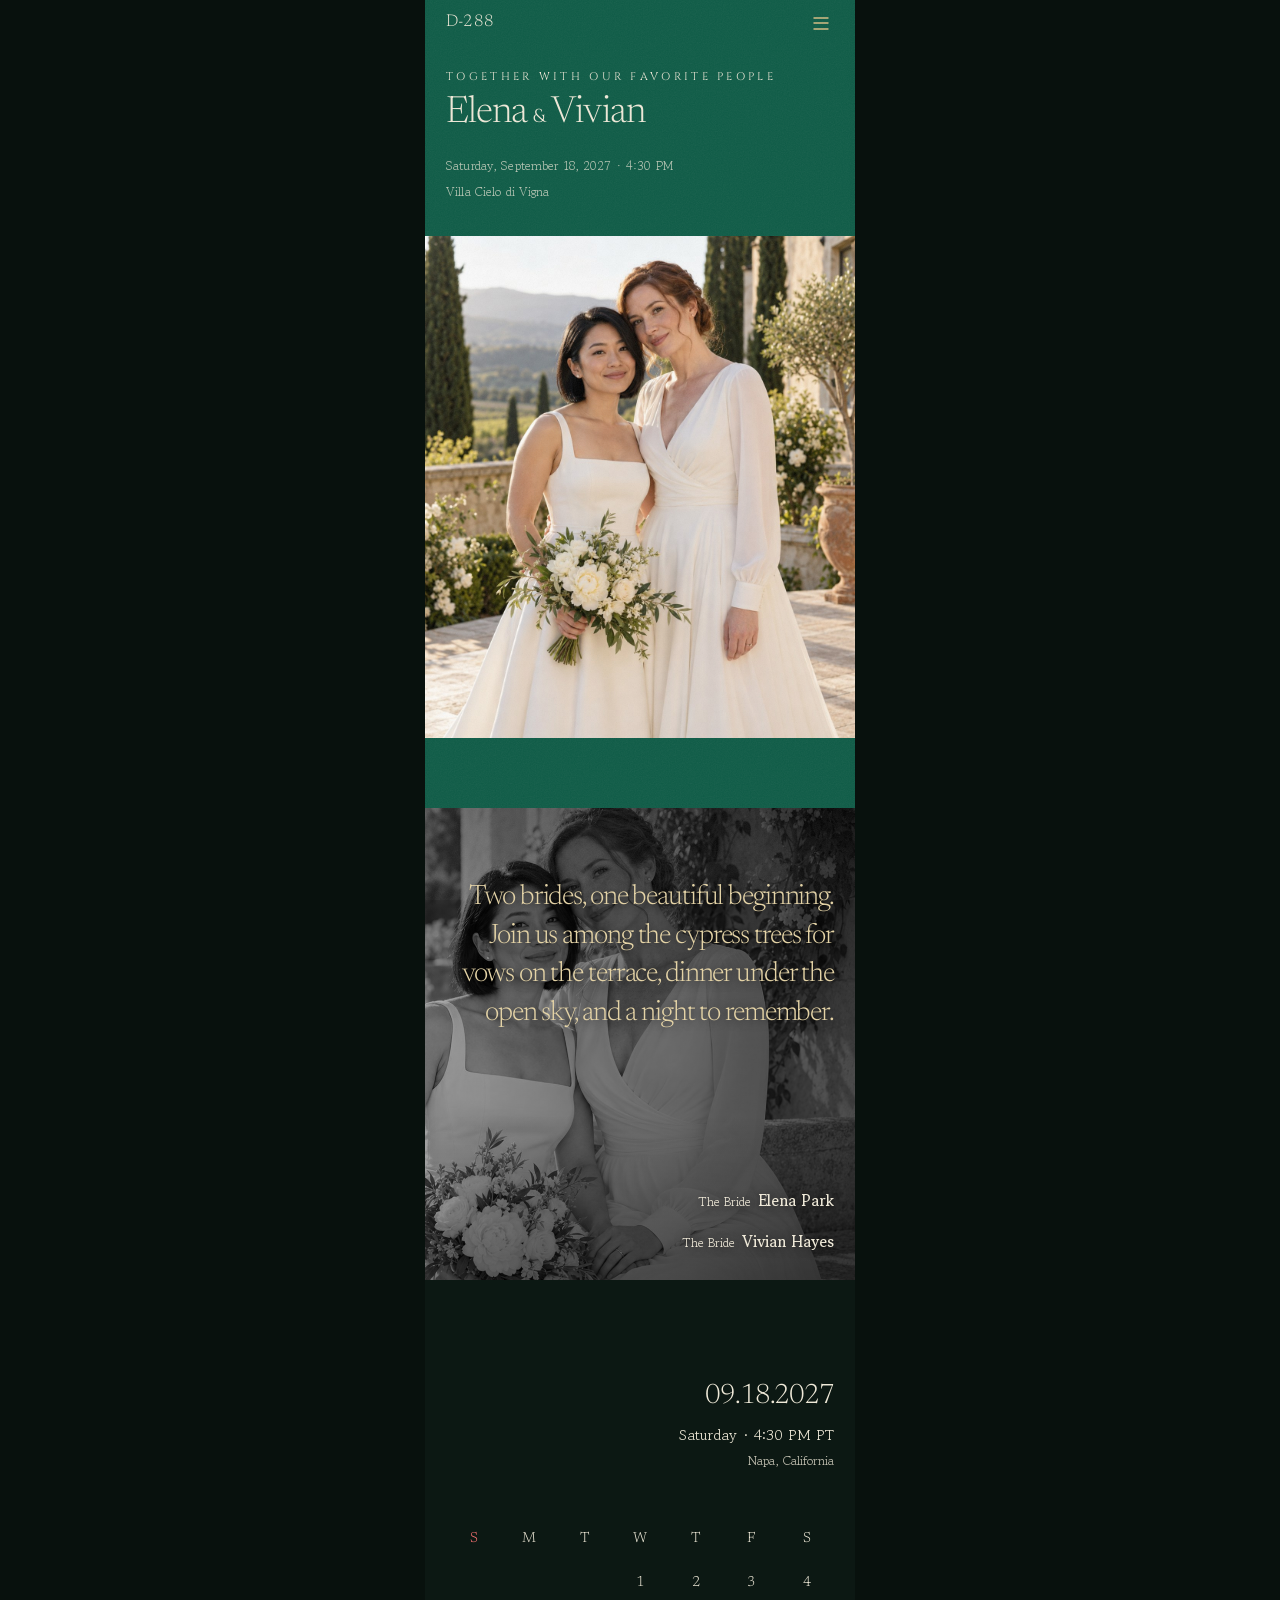
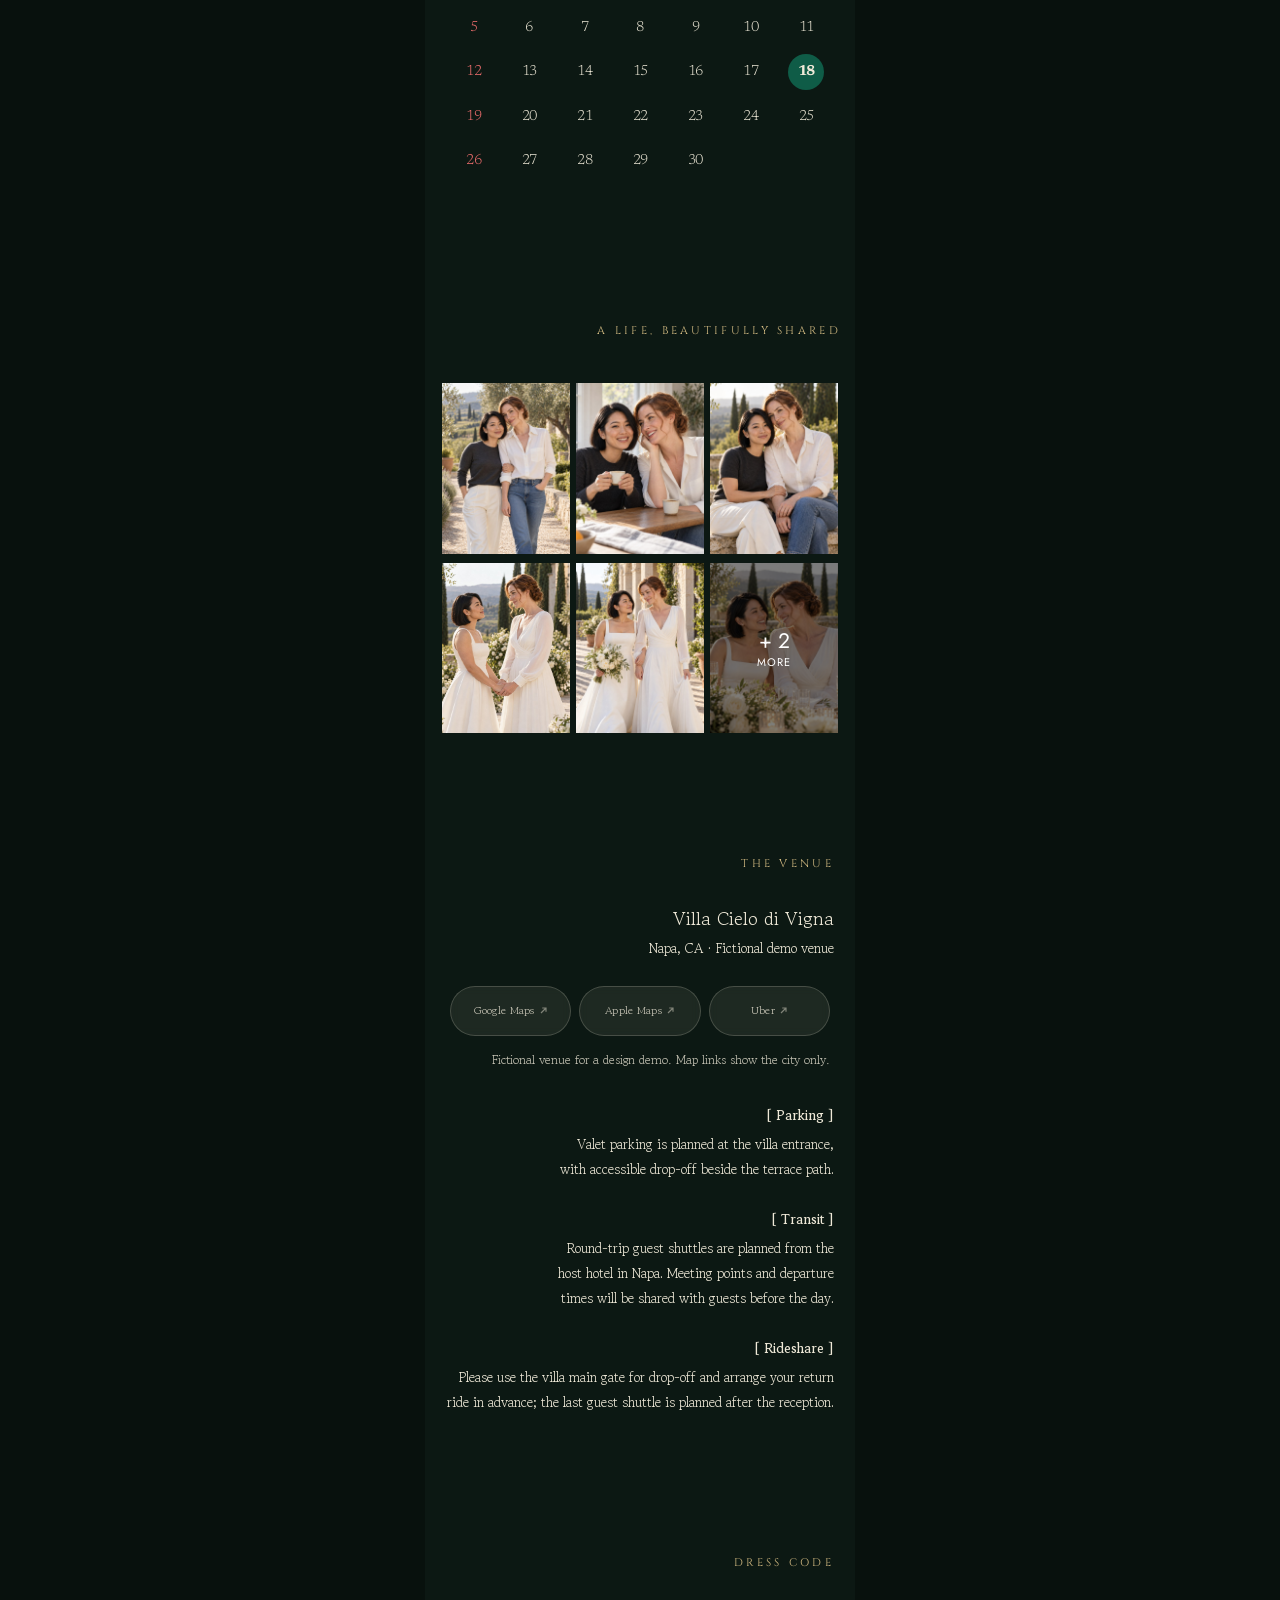
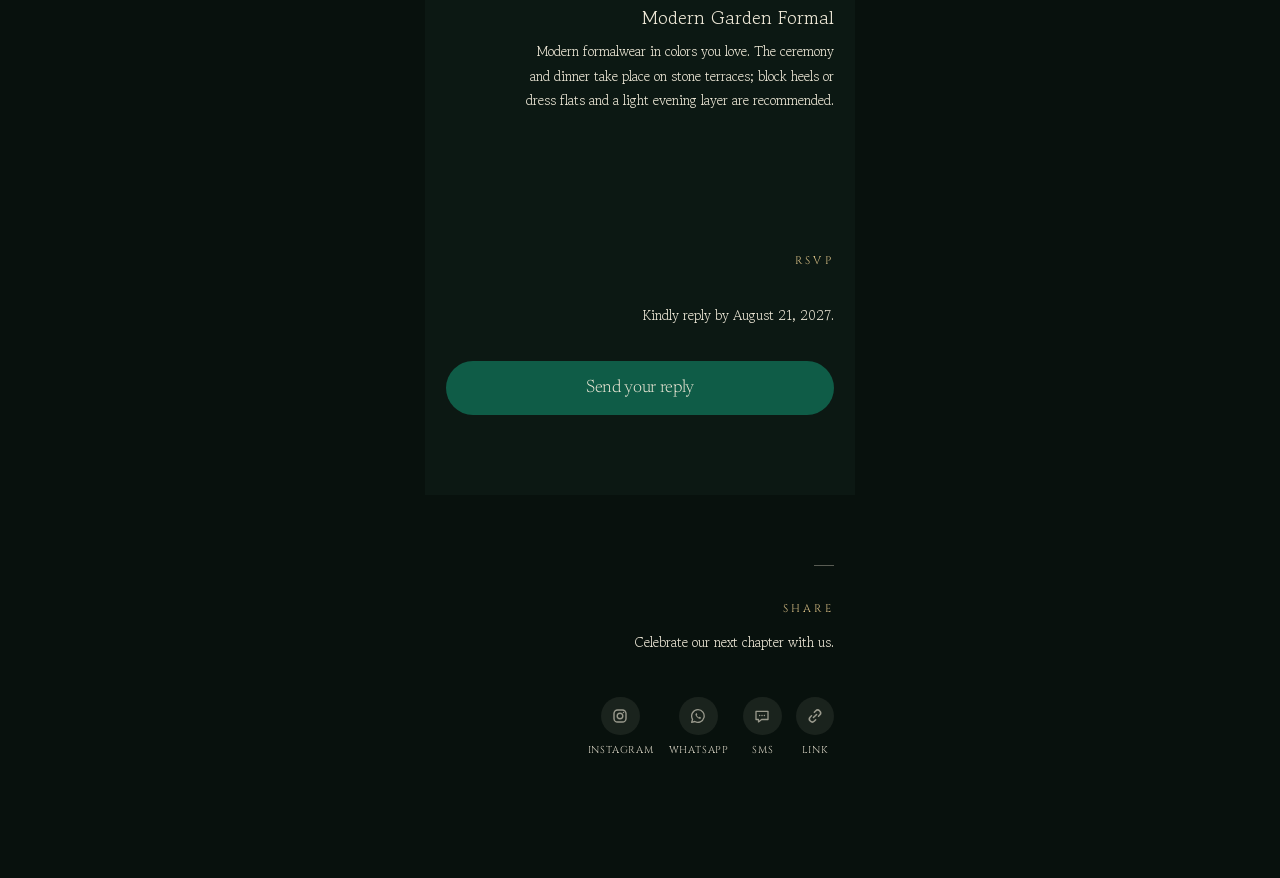
<file: seoul/emerald/index.html>
<!doctype html>
<html lang="en" data-theme="emerald">
<head>
<meta charset="utf-8">
<meta name="viewport" content="width=device-width, initial-scale=1, viewport-fit=cover">
<meta name="format-detection" content="telephone=no">
<link rel="stylesheet" href="https://fonts.googleapis.com/css2?family=Cinzel:wght@400&amp;family=Gowun+Batang:wght@400;700&amp;family=Jost:wght@300;400&amp;family=Newsreader:opsz,wght@72,300&amp;display=swap">

<script>

window.WEDDING = {
  "draft": false,
  "invited": "Together with our favorite people",
  "bride": {
    "name": "Elena Park",
    "en": "Elena",
    "role": "The Bride",
    "parents": []
  },
  "groom": {
    "name": "Vivian Hayes",
    "en": "Vivian",
    "role": "The Bride",
    "parents": []
  },
  "date": "2027-09-18T16:30",
  "offset": "-07:00",
  "timezone": "PT",
  "city": "Napa, California",
  "greeting": "Two brides, one beautiful beginning. Join us among the cypress trees for vows on the terrace, dinner under the open sky, and a night to remember.",
  "greetingKo": "",
  "playlist": {
    "title": "",
    "songs": []
  },
  "gallery": {
    "title": "A life, beautifully shared",
    "show": 6
  },
  "venue": {
    "name": "Villa Cielo di Vigna",
    "address": "Napa, CA · Fictional demo venue",
    "tel": "",
    "latitude": null,
    "longitude": null,
    "photo": "",
    "mapImage": "",
    "maps": [
      {
        "label": "Google Maps",
        "url": "https://www.google.com/maps/search/?api=1&query=Napa%2C+California"
      },
      {
        "label": "Apple Maps",
        "url": "https://maps.apple.com/?q=Villa+Cielo+di+Vigna&address=Napa%2C+California"
      },
      {
        "label": "Uber",
        "url": "https://m.uber.com/ul/?action=setPickup&pickup=my_location&dropoff%5Bnickname%5D=Villa+Cielo+di+Vigna&dropoff%5Bformatted_address%5D=Napa%2C+CA+%C2%B7+Fictional+demo+venue"
      }
    ],
    "mapTip": "Fictional venue for a design demo. Map links show the city only."
  },
  "ways": [
    {
      "title": "Parking",
      "text": "Valet parking is planned at the villa entrance, with accessible drop-off beside the terrace path."
    },
    {
      "title": "Transit",
      "text": "Round-trip guest shuttles are planned from the host hotel in Napa. Meeting points and departure times will be shared with guests before the day."
    },
    {
      "title": "Rideshare",
      "text": "Please use the villa main gate for drop-off and arrange your return ride in advance; the last guest shuttle is planned after the reception."
    }
  ],
  "dressCode": {
    "label": "Dress Code",
    "title": "Modern Garden Formal",
    "text": "Modern formalwear in colors you love. The ceremony and dinner take place on stone terraces; block heels or dress flats and a light evening layer are recommended."
  },
  "registry": null,
  "rsvp": {
    "label": "RSVP",
    "text": "Kindly reply by August 21, 2027.",
    "button": "Send your reply",
    "endpoint": "",
    "meals": [
      "Rosemary chicken with seasonal vegetables",
      "Pan-seared salmon",
      "Wild mushroom polenta (vegan)"
    ]
  },
  "moments": {
    "upload": ""
  },
  "bgm": [],
  "share": {
    "url": "https://rangbang-studio.github.io/seoul/emerald/",
    "title": "Elena & Vivian · September 18, 2027",
    "description": "Saturday, September 18, 2027 · Villa Cielo di Vigna · Napa, California",
    "image": "images/cover.jpg",
    "text": "Celebrate our next chapter with us."
  },
  "theme": {
    "random": false,
    "list": [
      "emerald"
    ],
    "preview": []
  },
  "photos": {
    "cover": "images/cover.jpg",
    "intro": {
      "src": "images/intro.jpg",
      "pos": "50% 50%"
    },
    "playlist": {
      "src": ""
    },
    "gallery": [
      {
        "src": "images/g01.jpg",
        "thumb": "images/g01.jpg"
      },
      {
        "src": "images/g02.jpg",
        "thumb": "images/g02.jpg"
      },
      {
        "src": "images/g03.jpg",
        "thumb": "images/g03.jpg"
      },
      {
        "src": "images/g04.jpg",
        "thumb": "images/g04.jpg"
      },
      {
        "src": "images/g05.jpg",
        "thumb": "images/g05.jpg"
      },
      {
        "src": "images/g06.jpg",
        "thumb": "images/g06.jpg"
      },
      {
        "src": "images/g07.jpg",
        "thumb": "images/g07.jpg"
      },
      {
        "src": "images/g08.jpg",
        "thumb": "images/g08.jpg"
      }
    ]
  }
};

(() => {
  const T = window.WEDDING.theme || {};
  const allowed = ['brown', 'emerald', 'butter', 'chartreuse'];
  const candidates = [];
  const list = (T.list || allowed).filter(x => allowed.includes(x));
  if (!list.length) list.push(allowed[0]);
  const preview = (T.preview || candidates).filter(x => candidates.includes(x));
  const m = /[?&]theme=([a-z]+)/.exec(location.search);
  const shuffle = a => { for (let i = a.length - 1; i > 0; i--) { const j = Math.floor(Math.random() * (i + 1)); const t = a[i]; a[i] = a[j]; a[j] = t; } return a; };
  const nextFromBag = () => {
    try {
      let bag = JSON.parse(localStorage.getItem('themeBag') || '[]').filter(x => list.indexOf(x) >= 0);
      const last = localStorage.getItem('themeLast');
      if (!bag.length) {
        bag = shuffle(list.slice());
        if (bag.length > 1 && bag[0] === last) bag.push(bag.shift());
      }
      const next = bag.shift();
      localStorage.setItem('themeBag', JSON.stringify(bag));
      localStorage.setItem('themeLast', next);
      return next;
    } catch (e) { return list[Math.floor(Math.random() * list.length)]; }
  };
  const pick = m && list.concat(preview).includes(m[1]) ? m[1] : T.random ? nextFromBag() : list[0];
  document.documentElement.setAttribute('data-theme', pick);
  window.WEDDING.themeName = pick;
})();
</script>

<style>

:root {
  --accent: #3b2c23;
  --black: #1a1310;
  --black-2: #130e0b;
  --paper: #f2e8d5;
  --peach: #c4a882;
  --sunday: #f87171;
  --dot: #c8c2b8;
  --cream: #f4f2ed;
  --backdrop: #130e0b;
  
  --on-accent: #f2e8d5;       
  --on-paper: #1a1310;        
  --accent-rgb: 59, 44, 35;
  --paper-rgb: 242, 232, 213;
  --cream-rgb: 244, 242, 237;
  --accent-photo: #f2e8d5;   
  --accent-line: transparent;      
  --warn: #f4a28c;
  --f-display: "Newsreader", "Gowun Batang", serif;
  --f-caps: "Cinzel", "Gowun Batang", serif;
  --f-body: "Gowun Batang", serif;
  --f-num: "Jost", "Helvetica Neue", Arial, sans-serif;
  --gutter: 21px;
  --col: 430px;
  color-scheme: only light;
}

:root[data-theme="brown"] { --accent: #3b2c23; --accent-rgb: 59, 44, 35; --on-accent: #f2e8d5; --accent-line: rgba(242, 232, 213, .45);
  --black: #1a1310; --black-2: #130e0b; --backdrop: #130e0b; --paper: #f2e8d5; --paper-rgb: 242, 232, 213; --peach: #c4a882;
  --on-paper: #1a1310; --sunday: #f87171; --accent-photo: #f2e8d5; }

:root[data-theme="forest"] { --accent: #2e3829; --accent-rgb: 46, 56, 41; --on-accent: #eae8e4; --accent-line: rgba(234, 232, 228, .45);
  --black: #141a12; --black-2: #0e130c; --backdrop: #0e130c; --paper: #eae8e4; --paper-rgb: 234, 232, 228; --peach: #9ca69e;
  --on-paper: #141a12; --sunday: #f87171; --accent-photo: #eae8e4; }

:root[data-theme="emerald"] { --accent: #0f5c47; --accent-rgb: 15, 92, 71; --on-accent: #efe9d8; --black: #0c1813; --black-2: #08110d; --backdrop: #08110d;
  --paper: #efe9d8; --paper-rgb: 239, 233, 216; --peach: #d6bd84; --on-paper: #0c1813; --sunday: #f87171; --accent-photo: #e4d3a6; }

:root[data-theme="cherry"] { --accent: #9e1b32; --accent-rgb: 158, 27, 50; --on-accent: #f4e6dc; --black: #1a0a0d; --black-2: #12070a; --backdrop: #12070a;
  --paper: #f4e6dc; --paper-rgb: 244, 230, 220; --peach: #f0a9b4; --on-paper: #1a0a0d; --sunday: #ff8a8a; --accent-photo: #f3b0b9; }

:root[data-theme="sapphire"] { --accent: #1f3a8a; --accent-rgb: 31, 58, 138; --on-accent: #ece8de; --black: #0b1024; --black-2: #070b1a; --backdrop: #070b1a;
  --paper: #ece8de; --paper-rgb: 236, 232, 222; --peach: #d9c08b; --on-paper: #0b1024; --sunday: #f87171; --accent-photo: #c4d4f7; }

:root[data-theme="butter"] { --accent: #f1cf5e; --accent-rgb: 241, 207, 94; --on-accent: #1f1a0e; --black: #17140d; --black-2: #100e09; --backdrop: #100e09;
  --paper: #f4ecd4; --paper-rgb: 244, 236, 212; --peach: #f1cf5e; --on-paper: #17140d; --sunday: #f87171; --accent-photo: #f1cf5e; }

:root[data-theme="chartreuse"] { --accent: #d4de4a; --accent-rgb: 212, 222, 74; --on-accent: #2b0b13; --black: #2b0b13; --black-2: #1f070d; --backdrop: #1f070d;
  --paper: #f5ead9; --paper-rgb: 245, 234, 217; --peach: #d4de4a; --on-paper: #2b0b13; --sunday: #ff9a9a; --accent-photo: #d4de4a; }

[hidden] { display: none !important; }
*, *::before, *::after { box-sizing: border-box; }
html { -webkit-text-size-adjust: 100%; text-size-adjust: 100%; }
body {
  margin: 0;
  background: var(--backdrop);
  color: var(--paper);
  font-family: var(--f-body);
  font-weight: 400;
  line-height: 1.6;
  word-break: keep-all;
  overflow-wrap: break-word;
  -webkit-font-smoothing: antialiased;
}
p, h1, h2, h3, h4, h5, ol, ul, figure { margin: 0; padding: 0; }
img { max-width: 100%; }
a { color: inherit; text-decoration: none; }

a[x-apple-data-detectors] { color: inherit !important; text-decoration: none !important; font: inherit !important; }
button { font: inherit; color: inherit; -webkit-tap-highlight-color: transparent; }
:focus-visible { outline: 1px solid var(--peach); outline-offset: 3px; }

.stage { position: relative; max-width: var(--col); margin: 0 auto; background: var(--black); overflow: hidden; }

.label {
  font-family: var(--f-caps);
  font-size: 11px;
  line-height: 15px;
  font-weight: 400;
  letter-spacing: .3em;
  text-transform: uppercase;
  color: var(--peach);
  text-align: right;
}

.bar {
  position: fixed; top: 0; left: 0; right: 0; z-index: 50;
  max-width: var(--col); margin: 0 auto;
  display: flex; align-items: center; justify-content: space-between;
  height: calc(46px + env(safe-area-inset-top, 0px));
  padding: env(safe-area-inset-top, 0px) 17px 0 21px;
  color: var(--peach);
  background: rgba(var(--accent-rgb), 0);
  transition: background-color .3s cubic-bezier(.4, 0, .2, 1), color .3s cubic-bezier(.4, 0, .2, 1);
}
.bar.is-solid { background: rgba(var(--accent-rgb), .95); color: var(--on-accent); }

.bar__dday { font-family: var(--f-display); font-size: 17px; line-height: 20px; font-weight: 300; letter-spacing: .01em; white-space: nowrap; color: var(--on-accent); }
.bar__btn { display: flex; align-items: center; justify-content: center; width: 34px; height: 34px; padding: 0; border: 0; background: none; color: inherit; cursor: pointer; }
.bar__btn svg { width: 22px; height: 22px; fill: none; stroke: currentColor; stroke-width: 1.4; stroke-linecap: round; }

.cover { background: var(--accent); color: var(--on-accent); padding: 70px 0; }
.cover__text { padding: 0 var(--gutter); container-type: inline-size; }
.invited { font-family: var(--f-caps); font-size: 11px; line-height: 14px; font-weight: 400; letter-spacing: .3em; text-transform: uppercase; }

.names { margin-top: 11px; font-family: var(--f-display); font-size: 36.8px; font-size: clamp(12.47px, 11.583cqi, 37.42px); line-height: 1; font-weight: 300; letter-spacing: -0.025em; }
.names .amp { margin: 0 .3em; font-family: var(--f-caps); font-size: .5em; line-height: 1; font-weight: 400; letter-spacing: 0; }
.cover__meta { margin-top: 24px; opacity: .75; }
.meta { font-size: 12.5px; line-height: 19px; font-weight: 400; letter-spacing: .01em; }
.meta + .meta { margin-top: 7px; }
.cover__photo { position: relative; margin-top: 35px; overflow: hidden; background: var(--cream); }
.cover__photo::before { content: ""; display: block; padding-top: 116.667%; }
.cover__photo > img, .cover__photo > .ph { position: absolute; top: 0; left: 0; width: 100%; height: 100%; }
.cover__photo > img { object-fit: cover; }
.ph { display: flex; align-items: center; justify-content: center; background: var(--cream); color: #b3ada3; font-family: var(--f-display); font-style: italic; font-size: 12px; }

.intro { padding: 70px var(--gutter) 26px; }
.greeting { font-family: var(--f-display); font-size: 28px; line-height: 1.375; font-weight: 300; letter-spacing: -0.04em; text-align: right; text-wrap: balance; }
.greeting__ko { margin-top: 14px; font-size: 14.5px; line-height: 24px; font-weight: 400; opacity: .8; text-align: right; }
.people { margin-top: 157px; text-align: right; }
.person + .person { margin-top: 17px; }
.person__name { font-size: 13px; line-height: 22px; font-weight: 400; }
.person__name b { margin-left: 7px; font-size: 15.5px; font-weight: 700; }
.person__parents { margin-top: 3px; font-size: 13px; line-height: 19px; font-weight: 400; }

.intro--photo { position: relative; overflow: hidden; background: #262626; }
.intro__bg, .intro__shade { position: absolute; top: 0; right: 0; bottom: 0; left: 0; }
.intro__bg img { display: block; width: 100%; height: 100%; object-fit: cover; transform: scale(1.35); transform-origin: 100% 15%; filter: grayscale(1); }  /* 원본처럼 흑백: 구매자 사진이 컬러여도 같은 분위기 */

.intro__shade { background: linear-gradient(180deg, rgba(0, 0, 0, .3), rgba(0, 0, 0, 0) 45%, rgba(0, 0, 0, 0) 65%, rgba(0, 0, 0, .3)), linear-gradient(90deg, rgba(0, 0, 0, .3), rgba(0, 0, 0, .68)); }
.intro--photo > [data-reveal] { position: relative; }
.intro--photo .greeting, .intro--photo .greeting__ko { color: var(--accent-photo); }
.intro--photo .greeting__ko { font-weight: 400; opacity: 1; }
.intro--photo .greeting, .intro--photo .greeting__ko, .intro--photo .people { text-shadow: 0 1px 10px rgba(0, 0, 0, .5); }

.playlist { position: relative; min-height: 480px; overflow: hidden; color: #fff; background: #5a554f; }

.playlist__bg { position: absolute; top: 0; right: 0; bottom: 0; left: 0; background: #5a554f; }
.playlist__bg img { display: block; width: 100%; height: 100%; object-fit: cover; transform: scale(1.23); transform-origin: 50% 0%; }
.playlist__shade { position: absolute; top: 0; right: 0; bottom: 0; left: 0; background: linear-gradient(180deg, rgba(0, 0, 0, .58) 0%, rgba(0, 0, 0, .52) 52%, rgba(0, 0, 0, .12) 68%, rgba(0, 0, 0, 0) 100%); }
.playlist__body { position: relative; padding: 64px var(--gutter) 300px; text-align: right; }

.playlist .label { font-family: var(--f-display); font-size: 27px; line-height: 1.2; font-weight: 300; letter-spacing: -0.02em; text-transform: none; color: #fff; }

.playlist__note { margin-top: 9px; font-size: 10.5px; line-height: 16px; font-weight: 300; color: rgba(255, 255, 255, .65); }
.playlist__note span { display: block; font-size: 10px; }
.songs { margin-top: 21px; list-style: none; font-size: 13.5px; line-height: 30px; font-weight: 400; }
.songs__more { margin-top: 28px; font-size: 13.5px; line-height: 28px; font-weight: 400; }

.cal { padding: 100px var(--gutter) 70px; text-align: right; }
.cal__date { font-family: var(--f-display); font-size: 28px; line-height: 33px; font-weight: 300; letter-spacing: -0.04em; }
.cal__time { margin-top: 11px; font-size: 15px; line-height: 21px; font-weight: 400; }
.cal__en { margin-top: 6px; font-size: 13px; line-height: 20px; font-weight: 400; opacity: .8; }
.cal__grid { display: grid; grid-template-columns: repeat(7, 1fr); grid-auto-rows: 44.5px; margin-top: 45px; font-family: var(--f-display); font-size: 14.5px; font-weight: 300; letter-spacing: -0.04em; text-align: center; }
.cal__grid > span { display: flex; align-items: center; justify-content: center; }
.cal__grid .sun { color: var(--sunday); }
.cal__grid .is-wedding i { display: flex; align-items: center; justify-content: center; width: 36px; height: 36px; border-radius: 50%; background: var(--accent); color: var(--on-accent); box-shadow: 0 0 0 1px var(--accent-line); font-style: normal; font-weight: 700; }

.gallery { padding: 70px 17px 53px; }
.gallery .label { margin-right: -3px; }
.grid { display: grid; grid-template-columns: repeat(3, 1fr); column-gap: 6px; row-gap: 9px; margin-top: 45px; }
.tile { position: relative; display: block; width: 100%; padding: 0; border: 0; background: var(--cream); overflow: hidden; cursor: pointer; }
.tile::before { content: ""; display: block; padding-top: 133.333%; }
.tile > img, .tile > .ph, .tile__more { position: absolute; top: 0; left: 0; width: 100%; height: 100%; }
.tile > img { object-fit: cover; }
.tile__more { display: flex; flex-direction: column; align-items: center; justify-content: center; background: rgba(0, 0, 0, .5); color: #fff; }
.tile__more b { font-family: var(--f-num); font-size: 21px; line-height: 28px; font-weight: 400; }
.tile__more small { font-family: var(--f-num); font-size: 11px; line-height: 15px; letter-spacing: .1em; text-transform: uppercase; }

.venue { padding: 70px var(--gutter); text-align: right; }
.venue__name { margin-top: 35px; font-size: 18.5px; line-height: 24.5px; font-weight: 400; }

.venue__photo { position: relative; width: 80%; margin: 34px auto 0; background: #1b1b1b; }
.venue__photo::before { content: ""; display: block; padding-top: 56.25%; }
.venue__photo img { position: absolute; top: 0; left: 0; width: 100%; height: 100%; object-fit: cover; }
.venue__photo + .venue__name { margin-top: 30px; }

.framed { outline: 1px solid rgba(var(--cream-rgb), .7); outline-offset: 6px; box-shadow: 0 0 0 1px rgba(var(--cream-rgb), .2); }
.venue__photo + .mapbox { margin-top: 12px; }
.venue__line { font-size: 13.5px; line-height: 21px; font-weight: 400; }
.venue__name + .venue__line { margin-top: 7px; }
.venue__line + .venue__line { margin-top: 4px; }
.mapbox { display: flex; flex-direction: column; align-items: center; justify-content: center; height: 179px; margin-top: 28px; border: 1px solid rgba(0, 0, 0, .05); border-radius: 1.75px; background: rgba(0, 0, 0, .05); }
.mapbox svg { width: 24px; height: 24px; fill: none; stroke: currentColor; stroke-width: 1.2; opacity: .6; }
.mapbox span { margin-top: 7px; font-family: var(--f-caps); font-size: 10px; line-height: 15px; letter-spacing: .1em; text-transform: uppercase; }
.mapbox--img { display: block; height: auto; border: 0; background: none; }
.mapbox--img img { display: block; width: 100%; height: auto; }
.maplinks { display: grid; grid-template-columns: repeat(3, 1fr); gap: 8px; margin: 27px 4px 0; }

.mapbtn { display: flex; flex-direction: column; align-items: center; justify-content: center; min-height: 50px; padding: 7px 4px; border: 1px solid rgba(var(--paper-rgb), .2); border-radius: 999px; background: rgba(var(--paper-rgb), .08); -webkit-backdrop-filter: blur(4px); backdrop-filter: blur(4px); font-size: 11px; line-height: 15px; font-weight: 400; letter-spacing: .025em; white-space: nowrap; transition: all .3s cubic-bezier(.4, 0, .2, 1); }
.mapbtn:active { transform: scale(.95); }
.mapbtn__ko { display: flex; align-items: center; opacity: .8; transition: opacity .15s cubic-bezier(.4, 0, .2, 1); }

.mapbtn__en { margin-top: 3px; padding-left: .06em; font-family: var(--f-caps); font-size: 10.5px; font-size: clamp(8.6px, 2.8vw, 10.5px); line-height: 14px; font-weight: 400; letter-spacing: .04em; text-transform: uppercase; opacity: .85; transition: opacity .15s cubic-bezier(.4, 0, .2, 1); }
.mapbtn svg { width: 9px; height: 9px; margin-left: 4px; fill: none; stroke: currentColor; stroke-width: 1.2; opacity: .6; transition: opacity .15s cubic-bezier(.4, 0, .2, 1); }
.mapbtn:hover .mapbtn__ko, .mapbtn:hover .mapbtn__en, .mapbtn:hover svg { opacity: 1; }
.ways { margin-top: 36px; }
.way + .way { margin-top: 28px; }
.way h5 { font-size: 13.5px; line-height: 19px; font-weight: 700; }
.way p { margin-top: 7px; font-size: 13.5px; line-height: 25px; font-weight: 400; }

.way p.way__en { margin-top: 10px; font-size: 13px; line-height: 21px; opacity: .8; }
.way__en span { display: block; margin-bottom: 2px; font-family: var(--f-caps); font-weight: 400; font-size: 11px; line-height: 16px; letter-spacing: .15em; text-transform: uppercase; }

.maptip { margin: 14px 4px 0; font-size: 12.5px; line-height: 20px; font-weight: 400; opacity: .8; text-wrap: balance; }

.way p, .party__text, .party__en, .songs li { text-wrap: balance; }

.dress-code { padding: 70px var(--gutter); text-align: right; }
.dress-code__title { margin-top: 35px; font-size: 18.5px; line-height: 24.5px; font-weight: 400; }
.dress-code__text { margin-top: 10px; font-size: 13.5px; line-height: 24.5px; font-weight: 400; text-wrap: balance; }

.gifts { padding: 70px var(--gutter) 69px; }
.registry { margin-top: 44px; }
.registry__img { position: relative; width: 62%; margin: 26px auto 0; overflow: hidden; background: #f4f2ed; }
.registry__img + .registry__btn { margin-top: 26px; }
.registry__img::before { content: ""; display: block; padding-top: 100%; }
.registry__img img { position: absolute; top: 0; left: 0; width: 100%; height: 100%; object-fit: cover; }
.registry__btn { display: flex; flex-direction: column; align-items: center; justify-content: center; width: 100%; min-height: 54px; margin-top: 16px; padding: 8px 12px; border: 1px solid var(--accent-line); border-radius: 999px; background: var(--accent); color: var(--on-accent); cursor: pointer; transition: all .3s cubic-bezier(.4, 0, .2, 1); }
.registry__btn:active { transform: scale(.97); }
.registry__title { font-family: var(--f-display); font-size: 18px; line-height: 22px; font-weight: 300; letter-spacing: -0.02em; }
.registry__sub { margin-top: 2px; padding-left: .15em; font-family: var(--f-caps); font-weight: 400; font-size: 10.5px; line-height: 13px; letter-spacing: .15em; text-transform: uppercase; opacity: .9; }

.fund { position: fixed; top: 0; right: 0; bottom: 0; left: 0; z-index: 85; display: flex; align-items: center; justify-content: center; padding: 24px 18px; background: rgba(0, 0, 0, .72); animation: fadeIn .3s ease-in-out; }
.fund.is-leaving { animation: fadeOut .3s ease-in-out forwards; }
.fund__panel { position: relative; width: 100%; max-width: 340px; max-height: 100%; overflow-y: auto; padding: 36px 24px 24px; border: 1px solid rgba(var(--paper-rgb), .18); background: var(--black); color: var(--paper); text-align: center; }
.fund__close { position: absolute; top: 6px; right: 6px; display: flex; align-items: center; justify-content: center; width: 40px; height: 40px; padding: 0; border: 0; background: none; color: var(--paper); cursor: pointer; }
.fund__close svg { width: 20px; height: 20px; fill: none; stroke: currentColor; stroke-width: 1.3; stroke-linecap: round; }
.fund__label { padding-left: .3em; font-family: var(--f-caps); font-size: 11px; line-height: 15px; font-weight: 400; letter-spacing: .3em; text-transform: uppercase; color: var(--peach); }
.fund__title { margin-top: 10px; font-family: var(--f-display); font-size: 28px; line-height: 1.2; font-weight: 300; letter-spacing: -0.03em; }
.fund__text { margin-top: 12px; font-size: 13.5px; line-height: 1.75; font-weight: 400; opacity: .85; }
.fund__amounts { display: grid; grid-template-columns: repeat(4, 1fr); gap: 8px; margin-top: 22px; }
.fund__amt { height: 40px; padding: 0; border: 1px solid rgba(var(--paper-rgb), .25); border-radius: 999px; background: transparent; color: var(--paper); font-family: var(--f-num); font-size: 13px; cursor: pointer; transition: all .2s ease; }
.fund__amt[aria-pressed="true"] { border-color: var(--paper); background: var(--paper); color: var(--on-paper); }
.fund__custom { display: flex; align-items: center; margin-top: 14px; border-bottom: 1px solid rgba(var(--paper-rgb), .35); }
.fund__custom span { padding-left: 4px; font-family: var(--f-num); font-size: 18px; opacity: .7; }
.fund__custom input { flex: 1; min-width: 0; padding: 8px 6px; border: 0; background: transparent; color: var(--paper); font-family: var(--f-num); font-size: 18px; outline: none; }
.fund__custom input::placeholder { color: rgba(var(--paper-rgb), .4); font-size: 14px; }
.fund__note { min-height: 18px; margin-top: 8px; font-size: 12px; line-height: 18px; color: var(--warn); }
.fund__actions { display: grid; grid-template-columns: 1fr 1.4fr; gap: 8px; margin-top: 6px; }
.fund__cancel { height: 46px; padding: 0; border: 1px solid rgba(var(--paper-rgb), .25); border-radius: 999px; background: transparent; color: var(--paper); font-family: var(--f-caps); font-weight: 400; font-size: 11px; letter-spacing: .2em; text-transform: uppercase; cursor: pointer; }
.fund__gift { display: flex; align-items: center; justify-content: center; height: 46px; border-radius: 999px; background: var(--accent); color: var(--on-accent); box-shadow: 0 0 0 1px var(--accent-line); font-family: var(--f-display); font-size: 18px; font-weight: 300; letter-spacing: -0.01em; }
.fund__fine { margin-top: 14px; font-size: 11.5px; line-height: 1.6; opacity: .7; }

.party { padding: 70px var(--gutter) 80px; text-align: right; }
.party__text { margin-top: 35px; font-size: 13.5px; line-height: 24.5px; font-weight: 400; }
.party__en { margin-top: 10px; font-size: 13px; line-height: 21px; font-weight: 400; opacity: .8; }
.party__note { margin-top: 24px; font-size: 13.5px; line-height: 21px; font-weight: 400; }
.party__note span { display: block; margin-top: 2px; font-size: 13px; line-height: 21px; font-weight: 400; opacity: .8; }
.party__btn { margin-top: 34px; }

.party__sub { margin-top: 6px; font-family: var(--f-display); font-size: 17px; line-height: 1.3; font-weight: 300; letter-spacing: -0.01em; opacity: .85; }

.party__info { text-wrap: balance; }
.party__info span { display: block; margin-top: 6px; font-size: 13px; }
.pf { display: block; margin-top: 18px; text-align: left; }
.party__info + .pf { margin-top: 24px; }
.pf__head { display: flex; align-items: baseline; justify-content: space-between; font-size: 13px; line-height: 18px; font-weight: 400; }
.pf__head em { margin-left: 5px; font-family: var(--f-caps); font-weight: 400; font-size: 10px; font-style: normal; letter-spacing: .12em; text-transform: uppercase; opacity: .75; }
.pf__head b, .pf__head i { font-size: 11px; font-style: normal; font-weight: 400; letter-spacing: .02em; }
.pf__head b { color: var(--peach); }
.pf__head i { opacity: .7; }
.pf__box { display: flex; align-items: center; margin-top: 2px; border-bottom: 1px solid rgba(var(--paper-rgb), .35); transition: border-color .2s ease; }
.pf__box:focus-within { border-bottom-color: var(--paper); }
.pf__box--num { width: 112px; }

.pf input, .pf select, .pf textarea { flex: 1; min-width: 0; width: 100%; padding: 8px 2px; border: 0; border-radius: 0; background: transparent; color: var(--paper); font-family: var(--f-body); font-size: 16px; line-height: 1.4; outline: none; -webkit-appearance: none; appearance: none; }
.pf input:-webkit-autofill { -webkit-text-fill-color: var(--paper); -webkit-box-shadow: 0 0 0 40px var(--black) inset; }
.pf__unit { flex: none; padding: 0 4px 0 8px; font-size: 13px; opacity: .7; }
.pf select option { background: var(--black); color: var(--paper); }
.pf textarea { resize: vertical; }
.pf input::placeholder, .pf textarea::placeholder { color: rgba(var(--paper-rgb), .4); font-size: 13px; }
.pf__hint { display: block; margin-top: 7px; font-size: 11.5px; line-height: 1.6; opacity: .7; }

.moments { padding: 70px var(--gutter) 80px; text-align: right; }
.mf__pick { position: relative; display: flex; flex-direction: column; align-items: center; justify-content: center; min-height: 66px; margin-top: 18px; padding: 10px; border: 1px dashed rgba(var(--paper-rgb), .45); border-radius: 12px; font-size: 13px; line-height: 1.4; cursor: pointer; }
.mf__pick span { margin-top: 2px; font-size: 11.5px; opacity: .75; }
.mf__pick input { position: absolute; top: 0; left: 0; width: 1px; height: 1px; opacity: 0; pointer-events: none; }
.mf__list { list-style: none; max-height: 30vh; overflow-y: auto; margin-top: 10px; text-align: left; }
.mf__item { display: flex; flex-wrap: wrap; align-items: baseline; padding: 7px 0; border-bottom: 1px solid rgba(var(--paper-rgb), .12); font-size: 12.5px; line-height: 16px; }
.mf__name { flex: 1; min-width: 0; overflow: hidden; white-space: nowrap; text-overflow: ellipsis; }
.mf__size { flex: none; margin-left: 8px; font-family: var(--f-num); font-size: 11.5px; opacity: .7; }
.mf__bar { flex: 0 0 100%; height: 6px; margin-top: 6px; border-radius: 999px; overflow: hidden; background: rgba(var(--paper-rgb), .15); }
.mf__bar i { display: block; width: 0; height: 100%; border-radius: 999px; background: var(--accent); transition: width .2s linear; }

.mf__total { margin-top: 14px; text-align: left; }
.mf__total-head { display: flex; justify-content: space-between; align-items: baseline; font-size: 13px; line-height: 18px; font-weight: 400; }
.mf__total-head b { font-family: var(--f-num); font-weight: 400; }
.mf__total .mf__bar { display: block; height: 10px; margin-top: 6px; }
.mf__state { flex: 0 0 100%; margin-top: 3px; font-size: 11px; opacity: .8; }
.mf__item.is-done .mf__bar i { background: #7bc67b; }
.mf__item.is-fail .mf__state { color: var(--warn); opacity: 1; }
.party__send { width: 100%; padding: 0; border: 0; cursor: pointer; }
.party__send:disabled { opacity: .6; cursor: default; }

.share { padding: 70px var(--gutter) 120px; background: var(--black-2); text-align: right; }
.share__rule { display: block; width: 20px; height: 1px; margin-left: auto; background: rgba(var(--paper-rgb), .35); }
.share .label { margin-top: 35px; }
.share__text { margin-top: 14px; font-size: 13.5px; line-height: 24.5px; font-weight: 400; }

.share__btns { display: flex; flex-wrap: wrap; justify-content: flex-end; gap: 16px 14px; margin-top: 42px; }
.share__btn { display: flex; flex-direction: column; align-items: center; padding: 0; border: 0; background: none; cursor: pointer; transition: all .3s cubic-bezier(.4, 0, .2, 1); }
.share__btn { min-width: 38.5px; color: inherit; }
.share__btn i { display: flex; align-items: center; justify-content: center; width: 38.5px; height: 38.5px; border-radius: 50%; background: rgba(var(--paper-rgb), .08); transition: all .3s cubic-bezier(.4, 0, .2, 1); }
.share__btn svg { width: 18px; height: 18px; opacity: .6; transition: opacity .15s cubic-bezier(.4, 0, .2, 1); }
.share__btn span { margin-top: 9px; padding-left: .08em; font-family: var(--f-caps); font-weight: 400; font-size: 10px; line-height: 13.5px; letter-spacing: .08em; text-transform: uppercase; opacity: .9; transition: opacity .15s cubic-bezier(.4, 0, .2, 1); }
.share__btn:hover svg, .share__btn:hover span { opacity: 1; }

.grain {
  position: fixed; top: 0; right: 0; bottom: 0; left: 0; z-index: 90;
  max-width: var(--col); margin: 0 auto; pointer-events: none; opacity: .07;
  background-image: url("data:image/svg+xml,%3Csvg xmlns='http://www.w3.org/2000/svg' width='180' height='180'%3E%3Cfilter id='n'%3E%3CfeTurbulence type='fractalNoise' baseFrequency='.85' numOctaves='3' stitchTiles='stitch'/%3E%3CfeColorMatrix type='saturate' values='0'/%3E%3C/filter%3E%3Crect width='100%25' height='100%25' filter='url(%23n)'/%3E%3C/svg%3E");
}

.menu { position: fixed; top: 0; right: 0; bottom: 0; left: 0; z-index: 80; max-width: var(--col); margin: 0 auto; display: flex; flex-direction: column; align-items: center; justify-content: flex-start; overflow-y: auto; -webkit-overflow-scrolling: touch; background: var(--accent); color: var(--on-accent); animation: fadeIn .3s ease-in-out; }
.menu__close { position: absolute; top: calc(6px + env(safe-area-inset-top, 0px)); right: 17px; }
.menu__item { padding: 6px 18px; border: 0; background: none; font-family: var(--f-display); font-size: 22px; line-height: 1.3; font-weight: 300; letter-spacing: -0.04em; cursor: pointer; }

.menu__list { display: flex; flex-direction: column; align-items: center; margin: auto 0; padding: calc(60px + env(safe-area-inset-top, 0px)) 0 40px; }
.menu__item { display: flex; flex-direction: column; align-items: center; }
.menu__item + .menu__item { margin-top: 3px; }

.gpage { position: fixed; top: 0; right: 0; bottom: 0; left: 0; z-index: 82; max-width: var(--col); margin: 0 auto; overflow-y: auto; -webkit-overflow-scrolling: touch; background: var(--black); padding: calc(70px + env(safe-area-inset-top, 0px)) 17px 60px; animation: fadeIn .4s ease-in-out; }
.gpage__close { position: absolute; top: calc(6px + env(safe-area-inset-top, 0px)); right: 17px; color: var(--paper); }
.gpage .label { margin-right: -3px; }
.gpage .grid { margin-top: 30px; }

.lb { position: fixed; top: 0; right: 0; bottom: 0; left: 0; z-index: 100; background: rgba(6, 6, 6, .97); animation: fadeIn .25s ease; }
.lb__stage { position: absolute; top: 0; right: 0; bottom: 0; left: 0; display: flex; align-items: center; justify-content: center; padding: calc(56px + env(safe-area-inset-top, 0px)) 10px calc(56px + env(safe-area-inset-bottom, 0px)); touch-action: pan-y; }
.lb__stage img { max-width: 100%; max-height: 100%; object-fit: contain; -webkit-user-select: none; user-select: none; }
.lb__btn { position: absolute; display: flex; align-items: center; justify-content: center; width: 44px; height: 44px; padding: 0; border: 0; background: none; color: #eee9e2; cursor: pointer; }
.lb__btn svg { width: 22px; height: 22px; fill: none; stroke: currentColor; stroke-width: 1.3; stroke-linecap: round; stroke-linejoin: round; filter: drop-shadow(0 0 2px rgba(0, 0, 0, .65)); }
.lb__close { top: calc(6px + env(safe-area-inset-top, 0px)); right: 8px; }
.lb__prev { top: 50%; left: 2px; margin-top: -22px; }
.lb__next { top: 50%; right: 2px; margin-top: -22px; }
.lb__count { position: absolute; left: 0; right: 0; bottom: calc(18px + env(safe-area-inset-bottom, 0px)); text-align: center; color: #bdb7ae; font-family: var(--f-caps); font-weight: 400; font-size: 11px; letter-spacing: .3em; }

.player { position: fixed; left: 0; right: 0; bottom: 0; z-index: 60; max-width: var(--col); margin: 0 auto; display: flex; align-items: center; height: calc(58px + env(safe-area-inset-bottom, 0px)); padding: 0 10px env(safe-area-inset-bottom, 0px) 21px; background: rgba(var(--accent-rgb), .95); color: var(--on-accent); }
.player__progress { position: absolute; top: 0; left: 0; right: 0; height: 2px; background: rgba(0, 0, 0, .12); }
.player__progress i { display: block; width: 0; height: 100%; background: var(--on-accent); transition: width .25s linear; }

.player__eq { display: flex; align-items: flex-end; flex: none; width: 13px; height: 13px; margin-right: 11px; }
.player__eq i { flex: 1; height: 30%; margin-right: 2px; background: var(--on-accent); border-radius: 1px; }
.player__eq i:last-child { margin-right: 0; }
.player.is-playing .player__eq i { animation: playerEq .9s ease-in-out infinite alternate; }
.player.is-playing .player__eq i:nth-child(2) { animation-delay: -.3s; }
.player.is-playing .player__eq i:nth-child(3) { animation-delay: -.6s; }
@keyframes playerEq { from { height: 25%; } to { height: 100%; } }
.player__info { flex: 1; min-width: 0; }
.player__title, .player__artist { overflow: hidden; white-space: nowrap; text-overflow: ellipsis; }
.player__title { font-family: var(--f-display); font-size: 15px; line-height: 19px; font-weight: 300; letter-spacing: -0.01em; }
.player__artist { margin-top: 1px; font-family: var(--f-caps); font-weight: 400; font-size: 10px; line-height: 13px; letter-spacing: .12em; text-transform: uppercase; opacity: .8; }
.player__ctrls { display: flex; align-items: center; flex: none; margin-left: 8px; }
.player__btn { display: flex; align-items: center; justify-content: center; width: 40px; height: 40px; padding: 0; border: 0; border-radius: 50%; background: none; color: var(--on-accent); cursor: pointer; }
.player__btn svg { width: 16px; height: 16px; fill: currentColor; }

.player__play { width: 38px; height: 38px; margin: 0 2px; background: var(--on-accent); color: var(--accent); }
.player__play svg { width: 15px; height: 15px; }

.player__play.is-waiting { animation: playerPulse 2s ease-out infinite; }
@keyframes playerPulse { 0% { box-shadow: 0 0 0 0 rgba(0, 0, 0, .45); } 70% { box-shadow: 0 0 0 10px rgba(0, 0, 0, 0); } 100% { box-shadow: 0 0 0 0 rgba(0, 0, 0, 0); } }

.toast { position: fixed; left: 50%; bottom: calc(76px + env(safe-area-inset-bottom, 0px)); z-index: 110; max-width: calc(100% - 40px); padding: 10px 16px; border-radius: 999px; background: rgba(var(--paper-rgb), .96); color: var(--on-paper); font-family: var(--f-body); font-size: 13px; line-height: 1.5; font-weight: 400; text-align: center; transform: translateX(-50%); box-shadow: 0 10px 30px -10px rgba(0, 0, 0, .6); }

.can-reveal [data-reveal] { opacity: 0; transform: translateY(30px); }
.can-reveal [data-reveal].is-in { opacity: 1; transform: none; transition: opacity 2.2s cubic-bezier(.16, 1, .3, 1), transform 2.2s cubic-bezier(.16, 1, .3, 1); }

.can-reveal [data-stagger] > * { opacity: 0; transform: translateY(20px) scale(.95); }
.can-reveal [data-stagger].is-in > * { opacity: 1; transform: none; transition: opacity 1.2s cubic-bezier(.16, 1, .3, 1), transform 1.2s cubic-bezier(.16, 1, .3, 1); }

.fade-img { opacity: 0; transition: opacity .3s cubic-bezier(0, 0, .2, 1); }
.fade-img.is-loaded { opacity: 1; }
.tile > .fade-img { transition-duration: .5s; }

@keyframes fadeIn { from { opacity: 0; } }
@keyframes fadeOut { to { opacity: 0; } }
.is-leaving { pointer-events: none; }
.menu.is-leaving { animation: fadeOut .3s ease-in-out forwards; }
.gpage.is-leaving { animation: fadeOut .4s ease-in-out forwards; }
.lb.is-leaving { animation: fadeOut .25s ease forwards; }
@media (prefers-reduced-motion: reduce) {
  *, *::before, *::after { animation: none !important; transition: none !important; }
}
</style>
<title>Elena &amp; Vivian · September 18, 2027</title>
<meta name="description" content="Saturday, September 18, 2027 · Villa Cielo di Vigna · Napa, California">
<meta property="og:type" content="website">
<meta property="og:title" content="Elena &amp; Vivian · September 18, 2027">
<meta property="og:description" content="Saturday, September 18, 2027 · Villa Cielo di Vigna · Napa, California">
<meta property="og:url" content="https://rangbang-studio.github.io/seoul/emerald/">
<meta property="og:image" content="https://rangbang-studio.github.io/seoul/emerald/images/cover.jpg">
<meta name="twitter:card" content="summary_large_image">
<link rel="icon" href="favicon.svg" type="image/svg+xml">
</head>
<body>

<header class="bar" id="bar">
  <span class="bar__dday" id="dday"></span>
  <button type="button" class="bar__btn" id="menuOpen" aria-label="Open menu" aria-expanded="false" aria-controls="menu">
    <svg viewBox="0 0 22 22" aria-hidden="true"><path d="M4 6h14M4 11h14M4 17h14"/></svg>
  </button>
</header>

<main class="stage" id="app"></main>
<div class="grain" aria-hidden="true"></div>

<nav class="menu" id="menu" aria-label="Menu" hidden>
  <button type="button" class="bar__btn menu__close" data-menu="close" aria-label="Close menu">
    <svg viewBox="0 0 22 22" aria-hidden="true"><path d="M5.5 5.5l11 11M16.5 5.5l-11 11"/></svg>
  </button>
  <div class="menu__list" id="menuList"></div>
</nav>

<section class="gpage" id="gpage" aria-label="Full gallery" hidden>
  <button type="button" class="bar__btn gpage__close" data-gpage="close" aria-label="Close gallery">
    <svg viewBox="0 0 22 22" aria-hidden="true"><path d="M5.5 5.5l11 11M16.5 5.5l-11 11"/></svg>
  </button>
  <h3 class="label" id="gpageTitle"></h3>
  <div class="grid" id="gpageGrid"></div>
</section>

<div class="lb" id="lb" role="dialog" aria-modal="true" aria-label="View photo" hidden>
  <div class="lb__stage" id="lbStage"><img id="lbImg" alt=""></div>
  <button type="button" class="lb__btn lb__close" data-lb="close" aria-label="Close"><svg viewBox="0 0 22 22" aria-hidden="true"><path d="M5.5 5.5l11 11M16.5 5.5l-11 11"/></svg></button>
  <button type="button" class="lb__btn lb__prev" data-lb="prev" aria-label="Previous photo"><svg viewBox="0 0 22 22" aria-hidden="true"><path d="M13.5 5l-6 6 6 6"/></svg></button>
  <button type="button" class="lb__btn lb__next" data-lb="next" aria-label="Next photo"><svg viewBox="0 0 22 22" aria-hidden="true"><path d="M8.5 5l6 6-6 6"/></svg></button>
  <p class="lb__count" id="lbCount"></p>
</div>

<div class="fund" id="fund" role="dialog" aria-modal="true" aria-labelledby="fundTitle" lang="en" hidden>
  <div class="fund__panel">
    <button type="button" class="fund__close" data-fund="close" aria-label="Close"><svg viewBox="0 0 22 22" aria-hidden="true"><path d="M5.5 5.5l11 11M16.5 5.5l-11 11"/></svg></button>
    <p class="fund__label" id="fundLabel"></p>
    <h3 class="fund__title" id="fundTitle"></h3>
    <p class="fund__text" id="fundText"></p>
    <div class="fund__amounts" id="fundAmounts" role="group" aria-label="Suggested amounts"></div>
    <label class="fund__custom" for="fundAmount"><span aria-hidden="true">$</span><input id="fundAmount" inputmode="decimal" autocomplete="off" placeholder="Other amount" aria-label="Gift amount in US dollars"></label>
    <p class="fund__note" id="fundNote" role="alert"></p>
    <div class="fund__actions">
      <button type="button" class="fund__cancel" data-fund="close">Cancel</button>
      <a class="fund__gift" id="fundGift" href="#" target="_blank" rel="noopener">Gift it!</a>
    </div>
    <p class="fund__fine">You'll finish your gift securely on PayPal.</p>
  </div>
</div>

<div class="fund" id="party" role="dialog" aria-modal="true" aria-labelledby="partyTitle" hidden>
  <form class="fund__panel" id="partyForm" novalidate>
    <button type="button" class="fund__close" data-party="close" aria-label="Close"><svg viewBox="0 0 22 22" aria-hidden="true"><path d="M5.5 5.5l11 11M16.5 5.5l-11 11"/></svg></button>
    <p class="fund__label" id="partyLabel"></p>
    <h3 class="fund__title" id="partyTitle">Send your reply</h3>
    <p class="fund__text party__info" id="partyInfo"></p>
    <label class="pf"><span class="pf__head"><span>Name</span><b>Required</b></span><span class="pf__box"><input id="pfName" name="name" autocomplete="name" maxlength="100" required aria-required="true"></span></label>
    <label class="pf"><span class="pf__head"><span>Attendance</span><b>Required</b></span><span class="pf__box"><select id="pfAttending" name="attending" required aria-required="true"><option value="">Please select</option><option value="yes">Joyfully accepts</option><option value="no">Regretfully declines</option></select></span></label>
    <div id="pfAccepts" hidden>
      <label class="pf"><span class="pf__head"><span>Number of guests</span></span><span class="pf__box"><select id="pfGuests" name="guests" disabled><option value="1">1</option><option value="2">2</option><option value="3">3</option><option value="4">4</option></select></span><span class="pf__hint">Including yourself</span></label>
      <label class="pf"><span class="pf__head"><span>Meal choice</span></span><span class="pf__box"><select id="pfMeal" name="meal" disabled></select></span></label>
    </div>
    <label class="pf"><span class="pf__head"><span>Allergies &amp; dietary needs</span><i>Optional</i></span><span class="pf__box"><input id="pfDietary" name="dietary" maxlength="500"></span></label>
    <label class="pf"><span class="pf__head"><span>Song request</span><i>Optional</i></span><span class="pf__box"><input id="pfSong" name="song" maxlength="200"></span></label>
    <label class="pf"><span class="pf__head"><span>Note</span><i>Optional</i></span><span class="pf__box"><textarea id="pfNote" name="note" rows="3" maxlength="2000"></textarea></span></label>
    <p class="fund__note" id="partyNote" role="alert"></p>
    <div class="fund__actions">
      <button type="button" class="fund__cancel" data-party="close">Cancel</button>
      <button type="submit" class="fund__gift party__send" id="partySend">Send your reply</button>
    </div>
  </form>
</div>

<div class="fund" id="momentsDialog" role="dialog" aria-modal="true" aria-labelledby="momentsTitle momentsTitleEn" hidden>
  <div class="fund__panel">
    <button type="button" class="fund__close" data-moments="close" aria-label="Close"><svg viewBox="0 0 22 22" aria-hidden="true"><path d="M5.5 5.5l11 11M16.5 5.5l-11 11"/></svg></button>
    <p class="fund__label" lang="en">Share Our Moments</p>
    <h3 class="fund__title" id="momentsTitle">Upload photos &amp; videos</h3>
    <p class="party__sub" id="momentsTitleEn" lang="en">Upload photos &amp; videos</p>
    <label class="pf"><span class="pf__head"><span>Your name</span><i>Optional</i></span><span class="pf__box"><input id="mfName" maxlength="30" autocomplete="name"></span></label>
    <label class="mf__pick" for="mfFiles">Choose photos &amp; videos<input type="file" id="mfFiles" accept="image/*,video/*" multiple></label>
    <ul class="mf__list" id="mfList"></ul>
    <div class="mf__total" id="mfTotal" hidden><div class="mf__total-head"><span id="mfTotalText"></span><b id="mfTotalPct"></b></div><span class="mf__bar"><i id="mfTotalBar"></i></span></div>
    <p class="fund__note" id="mfNote" role="alert"></p>
    <div class="fund__actions">
      <button type="button" class="fund__cancel" data-moments="close">Close</button>
      <button type="button" class="fund__gift party__send" id="mfSend">Upload</button>
    </div>
    <p class="fund__fine">Please keep this page open while uploading.</p>
  </div>
</div>

<div class="player" id="player" role="region" aria-label="Background music" hidden>
  <div class="player__progress" aria-hidden="true"><i id="playerProgress"></i></div>
  <span class="player__eq" aria-hidden="true"><i></i><i></i><i></i></span>
  <div class="player__info" aria-live="polite">
    <p class="player__title" id="playerTitle"></p>
    <p class="player__artist" id="playerArtist" lang="en"></p>
  </div>
  <div class="player__ctrls">
    <button type="button" class="player__btn" id="playerPrev" aria-label="Previous track"><svg viewBox="0 0 16 16" aria-hidden="true"><path d="M12.6 3.2v9.6L5.9 8z"/><path d="M3.2 3.4h1.7v9.2H3.2z"/></svg></button>
    <button type="button" class="player__btn player__play" id="bgm" aria-label="Play background music" aria-pressed="false"></button>
    <button type="button" class="player__btn" id="playerNext" aria-label="Next track"><svg viewBox="0 0 16 16" aria-hidden="true"><path d="M3.4 3.2v9.6L10.1 8z"/><path d="M11.1 3.4h1.7v9.2h-1.7z"/></svg></button>
  </div>
</div>
<audio id="bgmAudio" preload="none"></audio>
<div class="toast" id="toast" role="status" aria-live="polite" hidden></div>

<script>
(() => {
  'use strict';
  const W = window.WEDDING;
  const doc = document;
  const root = doc.documentElement;
  const $ = (sel, el) => (el || doc).querySelector(sel);
  const esc = v => String(v == null ? '' : v).replace(/[&<>"']/g, c => ({ '&': '&amp;', '<': '&lt;', '>': '&gt;', '"': '&quot;', "'": '&#39;' })[c]);
  const lines = v => esc(v).replace(/\n/g, '<br>');
  const has = v => (typeof v === 'string' ? v.trim() !== '' : Array.isArray(v) ? v.length > 0 : v != null && v !== false);
  const pad = n => (n < 10 ? '0' : '') + n;
  root.lang = 'en';
  const reduceMotion = !!(window.matchMedia && window.matchMedia('(prefers-reduced-motion: reduce)').matches);

  const ICON = {
    pin: '<svg viewBox="0 0 24 24" aria-hidden="true"><path d="M12 21s-6-5.6-6-10.5a6 6 0 0 1 12 0C18 15.4 12 21 12 21z"/><circle cx="12" cy="10.5" r="2.2"/></svg>',
    out: '<svg viewBox="0 0 9 9" aria-hidden="true"><path d="M2 7L7 2M3.2 2H7v3.8"/></svg>',
    chev: '<svg viewBox="0 0 16 16" aria-hidden="true"><path d="M4 6l4 4 4-4"/></svg>',
    copy: '<svg viewBox="0 0 16 16" aria-hidden="true"><rect x="5.5" y="5.5" width="7.5" height="7.5" rx="1"/><path d="M3 10.5V4a1 1 0 0 1 1-1h6.5"/></svg>',
    bubble: '<svg viewBox="0 0 18 18" aria-hidden="true" fill="currentColor"><path d="M9 3C5.13 3 2 5.46 2 8.5c0 1.95 1.3 3.66 3.25 4.63l-.73 2.72c-.06.22.19.4.38.27L8.1 14c.3.02.6.03.9.03 3.87 0 7-2.46 7-5.5S12.87 3 9 3z"/></svg>',
    link: '<svg viewBox="0 0 16 16" aria-hidden="true" fill="none" stroke="currentColor" stroke-width="1.3" stroke-linecap="round"><path d="M6.6 9.4l2.8-2.8"/><path d="M7.4 4.6l1.1-1.1a2.6 2.6 0 0 1 3.7 3.7l-1.1 1.1"/><path d="M8.6 11.4l-1.1 1.1a2.6 2.6 0 0 1-3.7-3.7l1.1-1.1"/></svg>',
    insta: '<svg viewBox="0 0 18 18" aria-hidden="true" fill="none" stroke="currentColor" stroke-width="1.4"><rect x="3" y="3" width="12" height="12" rx="3.6"/><circle cx="9" cy="9" r="2.8"/><circle cx="12.5" cy="5.5" r=".75" fill="currentColor" stroke="none"/></svg>',
    whatsapp: '<svg viewBox="0 0 18 18" aria-hidden="true" fill="none" stroke="currentColor" stroke-width="1.3" stroke-linejoin="round"><path d="M9 2.7a6.3 6.3 0 0 0-5.4 9.6l-.9 3 3.1-.8A6.3 6.3 0 1 0 9 2.7z"/><path d="M6.8 6.2c.3-.3.6-.3.8 0l.6 1.1c.1.2 0 .5-.1.6l-.4.4c.5.9 1.2 1.6 2.1 2.1l.4-.4c.2-.2.4-.2.6-.1l1.1.6c.3.2.3.5 0 .8-.5.5-1.2.7-1.9.4a6 6 0 0 1-3.4-3.4c-.3-.7-.1-1.4.4-1.9z" fill="currentColor" stroke="none"/></svg>',
    sms: '<svg viewBox="0 0 18 18" aria-hidden="true" fill="none" stroke="currentColor" stroke-width="1.3" stroke-linejoin="round"><path d="M3 4.3h12v8.2H8.6l-3.1 2.4v-2.4H3z"/><circle cx="6.6" cy="8.4" r=".75" fill="currentColor" stroke="none"/><circle cx="9" cy="8.4" r=".75" fill="currentColor" stroke="none"/><circle cx="11.4" cy="8.4" r=".75" fill="currentColor" stroke="none"/></svg>',
    play: '<svg viewBox="0 0 16 16" aria-hidden="true"><path d="M5 3.2v9.6l7.6-4.8z"/></svg>',
    pause: '<svg viewBox="0 0 16 16" aria-hidden="true"><path d="M4.6 3.4h2.2v9.2H4.6zM9.2 3.4h2.2v9.2H9.2z"/></svg>',
    prev: '<svg viewBox="0 0 16 16" aria-hidden="true"><path d="M10 3.5L5.5 8l4.5 4.5"/></svg>',
    next: '<svg viewBox="0 0 16 16" aria-hidden="true"><path d="M6 3.5L10.5 8 6 12.5"/></svg>',
  };

  const dm = /^(\d{4})-(\d{2})-(\d{2})T(\d{2}):(\d{2})/.exec(W.date);
  const Y = +dm[1], MO = +dm[2], D = +dm[3], H = +dm[4], MI = +dm[5];
  const weekday = new Date(Date.UTC(Y, MO - 1, D)).getUTCDay();
  const dayName = ['Sunday', 'Monday', 'Tuesday', 'Wednesday', 'Thursday', 'Friday', 'Saturday'][weekday];
  const monthName = ['January', 'February', 'March', 'April', 'May', 'June', 'July', 'August', 'September', 'October', 'November', 'December'][MO - 1];
  const time = (H % 12 || 12) + ':' + pad(MI) + ' ' + (H < 12 ? 'AM' : 'PM');
  const shortTime = (H % 12 || 12) + (MI ? ':' + pad(MI) : '') + ' ' + (H < 12 ? 'AM' : 'PM');
  const dotDate = pad(MO) + '.' + pad(D) + '.' + Y;
  const enDate = dayName + ', ' + monthName + ' ' + D + ', ' + Y + ' · ' + shortTime;

  const photos = (W.photos.gallery || []).map(p => (typeof p === 'string' ? { src: p, thumb: p, pos: '' } : { src: p.src, thumb: p.thumb || p.src, pos: p.pos || '' }));
  const posStyle = pos => (pos ? ` style="object-position:${esc(pos)}"` : '');
  const tileItems = photos.length ? photos : W.draft ? [null, null, null, null, null, null, null] : [];
  const SHOW = W.gallery.show || 6;

  const label = t => `<h3 class="label">${esc(t)}</h3>`;

  const coverPhoto = has(W.photos.cover)
    ? `<figure class="cover__photo"><img class="fade-img" src="${esc(W.photos.cover)}" alt="${esc(W.bride.en)} &amp; ${esc(W.groom.en)}"></figure>`
    : W.draft ? '<figure class="cover__photo"><span class="ph">Photo</span></figure>' : '';

  const cover = `
  <section class="cover" id="home">
    <div class="cover__text" data-reveal>
      ${has(W.invited) ? `<p class="invited">${esc(W.invited)}</p>` : ''}
      <h1 class="names">${esc(W.bride.en)}<span class="amp">&amp;</span>${esc(W.groom.en)}</h1>
      <div class="cover__meta">
        <p class="meta">${enDate}</p>
        <p class="meta">${esc(W.venue.name)}</p>
      </div>
    </div>
    ${coverPhoto}
  </section>`;

  const person = (role, p, relation) => {
    const parents = (p.parents || []).filter(has);
    return `
    <div class="person">
      <p class="person__name"><span>${esc(role)}</span><b>${esc(p.name)}</b></p>
      ${parents.length ? `<p class="person__parents">${relation} of ${parents.map(esc).join(p.parentsBreak ? ' &amp;<br>' : ' &amp; ')}</p>` : ''}
    </div>`;
  };

  const introPhoto = typeof W.photos.intro === 'string' ? { src: W.photos.intro, pos: '' } : (W.photos.intro || {});
  const intro = `
  <section class="intro${has(introPhoto.src) ? ' intro--photo' : ''}">
    ${has(introPhoto.src) ? `<div class="intro__bg"><img class="fade-img" src="${esc(introPhoto.src)}" alt=""${posStyle(introPhoto.pos)} decoding="async"></div><div class="intro__shade"></div>` : ''}
    <div data-reveal>
      ${has(W.greeting) ? `<p class="greeting">${esc(W.greeting)}</p>` : ''}
      ${has(W.greetingKo) ? `<p class="greeting__ko">${lines(W.greetingKo)}</p>` : ''}
    </div>
    <div class="people" data-reveal>${person(W.bride.role ?? 'The Bride', W.bride, 'Daughter')}${person(W.groom.role ?? 'The Groom', W.groom, 'Son')}</div>
  </section>`;

  const pl = W.playlist;
  const plPhoto = typeof W.photos.playlist === 'string' ? { src: W.photos.playlist, pos: '' } : (W.photos.playlist || {});
  const playlist = has(pl.songs) ? `
  <section class="playlist" id="playlist">
    <div class="playlist__bg">${has(plPhoto.src) ? `<img class="fade-img" src="${esc(plPhoto.src)}" alt=""${posStyle(plPhoto.pos)} loading="lazy" decoding="async">` : ''}</div>
    <div class="playlist__shade"></div>
    <div class="playlist__body" data-reveal>
      ${label(pl.title)}
      ${has(pl.note) || has(pl.noteEn) ? `<p class="playlist__note">${has(pl.note) ? esc(pl.note) : ''}${has(pl.noteEn) ? `<span lang="en">${esc(pl.noteEn)}</span>` : ''}</p>` : ''}
      <ol class="songs">${pl.songs.map((s, i) => `<li>${i + 1}. ${esc(s)}</li>`).join('')}</ol>
      ${has(pl.more) ? `<p class="songs__more">${esc(pl.more)}</p>` : ''}
    </div>
  </section>` : '';

  function calendarCells() {
    const first = new Date(Date.UTC(Y, MO - 1, 1)).getUTCDay();
    const days = new Date(Date.UTC(Y, MO, 0)).getUTCDate();
    let html = ['S', 'M', 'T', 'W', 'T', 'F', 'S'].map((d, i) => `<span${i === 0 ? ' class="sun"' : ''}>${d}</span>`).join('');
    for (let i = 0; i < first; i++) html += '<span></span>';
    for (let d = 1; d <= days; d++) {
      const sun = (first + d - 1) % 7 === 0;
      html += d === D ? `<span class="is-wedding"><i>${d}</i></span>` : `<span${sun ? ' class="sun"' : ''}>${d}</span>`;
    }
    return html;
  }

  const calendar = `
  <section class="cal" id="date">
    <div data-reveal>
      <p class="cal__date">${dotDate}</p>
      <p class="cal__time">${dayName} · ${time} ${esc(W.timezone)}</p>
      <p class="cal__en">${esc(W.city)}</p>
      <div class="cal__grid" aria-label="${monthName} ${Y} calendar, wedding on ${monthName} ${D}">${calendarCells()}</div>
    </div>
  </section>`;

  const tileHtml = (p, i, moreCount) => {
    const inner = p ? `<img class="fade-img" src="${esc(p.thumb)}" alt=""${posStyle(p.pos)} loading="lazy" decoding="async">` : '<span class="ph">Photo</span>';
    const more = moreCount > 0 ? `<span class="tile__more"><b>+ ${moreCount}</b><small>More</small></span>` : '';
    const name = moreCount > 0 ? 'View all photos' : `View photo ${i + 1}`;
    return `<button type="button" class="tile" data-i="${i}"${moreCount > 0 ? ' data-more="1"' : ''} aria-label="${name}">${inner}${more}</button>`;
  };

  const gallery = tileItems.length ? `
  <section class="gallery" id="gallery">
    <div data-reveal>
      ${label(W.gallery.title)}
      <div class="grid" data-stagger>${tileItems.slice(0, SHOW).map((p, i) => tileHtml(p, i, i === SHOW - 1 ? tileItems.length - SHOW : 0)).join('')}</div>
    </div>
  </section>` : '';

  const v = W.venue;
  const venuePhoto = has(v.photo)
    ? `<figure class="venue__photo framed"><img class="fade-img" src="${esc(v.photo)}" alt="${esc(v.photoAlt || '')}" loading="lazy" decoding="async"></figure>`
    : '';
  const venue = `
  <section class="venue" id="venue">
    <div data-reveal>
      ${label('The Venue')}
      ${v.photoAt === 'top' ? venuePhoto : ''}
      <h4 class="venue__name">${esc(v.name)}</h4>
      <p class="venue__line">${esc(v.address)}</p>
      ${has(v.tel) ? `<p class="venue__line"><a href="tel:${v.tel.replace(/[^0-9]/g, '')}">${esc(v.tel)}</a></p>` : ''}
      ${v.photoAt === 'map' ? venuePhoto : ''}
      ${has(v.mapImage)
        ? `<div class="mapbox mapbox--img"><img class="fade-img" src="${esc(v.mapImage)}" alt="${esc(v.mapAlt || 'Directions map')}" loading="lazy" decoding="async"></div>`
        : W.draft ? `<div class="mapbox">${ICON.pin}<span>Map Preview</span></div>` : ''}
      <div class="maplinks">${v.maps.map(m => `<a class="mapbtn" href="${esc(m.url)}" target="_blank" rel="noopener"><span class="mapbtn__ko">${esc(m.label)}${ICON.out}</span></a>`).join('')}</div>
      ${has(v.mapTip) ? `<p class="maptip" lang="en">${lines(v.mapTip)}</p>` : ''}
      <div class="ways">${W.ways.map(w => `<div class="way"><h5>[ ${esc(w.title)} ]</h5><p>${lines(w.text)}</p></div>`).join('')}</div>
    </div>
  </section>`;

  const DC = W.dressCode;
  const dressCodeOn = !!(DC && (has(DC.title) || has(DC.text)));
  const dressCode = dressCodeOn ? `
  <section class="dress-code" id="dress-code">
    <div data-reveal>
      ${label(DC.label || 'Dress Code')}
      ${has(DC.title) ? `<h4 class="dress-code__title">${esc(DC.title)}</h4>` : ''}
      ${has(DC.text) ? `<p class="dress-code__text">${lines(DC.text)}</p>` : ''}
    </div>
  </section>` : '';

  const RG = W.registry;
  const registryOn = !!RG;
  const gifts = registryOn ? `
  <section class="gifts" id="gifts">
    <div data-reveal>
      ${label('Gifts')}
      <div class="registry" id="registry">
        <p class="label">${esc(RG.label)}</p>
        ${has(RG.image) ? `<figure class="registry__img framed"><img class="fade-img" src="${esc(RG.image)}" alt="${esc(RG.imageAlt || '')}" loading="lazy" decoding="async"></figure>` : ''}
        ${has(RG.url) ? `<button type="button" class="registry__btn" id="openRegistry"><span class="registry__title">View our registry</span></button>` : ''}
        ${has(RG.paypal) ? `<button type="button" class="registry__btn" id="openFund"><span class="registry__title">${esc(RG.title)}</span><span class="registry__sub">Gift any amount · PayPal</span></button>` : ''}
      </div>
    </div>
  </section>` : '';

  const RSVP = W.rsvp;
  const partyOn = !!RSVP;
  const party = partyOn ? `
  <section class="party" id="rsvp">
    <div data-reveal>
      ${label(RSVP.label)}
      <p class="party__text">${lines(RSVP.text)}</p>
      <button type="button" class="registry__btn party__btn" id="openParty"><span class="registry__title">${esc(RSVP.button)}</span></button>
    </div>
  </section>` : '';

  const shareUrl = W.share.url || location.href.split('#')[0];
  const shareMsg = `${W.share.title}\n${W.bride.en} & ${W.groom.en} · ${enDate}\n${shareUrl}`;
  const share = `
  <section class="share" id="share">
    <div data-reveal>
      <span class="share__rule"></span>
      ${label('Share')}
      ${has(W.share.text) ? `<p class="share__text">${esc(W.share.text)}</p>` : ''}
      <div class="share__btns">
        <button type="button" class="share__btn" id="shareInsta"><i>${ICON.insta}</i><span>Instagram</span></button>
        <a class="share__btn" href="https://wa.me/?text=${encodeURIComponent(shareMsg)}" target="_blank" rel="noopener"><i>${ICON.whatsapp}</i><span>WhatsApp</span></a>
        <a class="share__btn" href="sms:?&amp;body=${encodeURIComponent(shareMsg)}"><i>${ICON.sms}</i><span>SMS</span></a>
        <button type="button" class="share__btn" id="shareLink"><i>${ICON.link}</i><span>Link</span></button>
      </div>
    </div>
  </section>`;

  const app = $('#app');
  const MOM = W.moments;
  const momentsOn = !!(MOM && has(MOM.upload));
  const moments = momentsOn ? `
  <section class="moments" id="moments">
    <div data-reveal>
      ${label(MOM.label)}
      <p class="party__text">${lines(MOM.text)}</p>
      ${has(MOM.en) ? `<p class="party__en" lang="en">${lines(MOM.en)}</p>` : ''}
      <button type="button" class="registry__btn party__btn" id="openMoments"><span class="registry__title">Upload photos &amp; videos</span><span class="registry__sub" lang="en">Upload photos &amp; videos</span></button>
    </div>
  </section>` : '';

  app.innerHTML = cover + intro + calendar + gallery + venue + dressCode + gifts + moments + party + playlist + share;

  function fadeImages(scope) {
    scope.querySelectorAll('img.fade-img').forEach(img => {
      const show = () => img.classList.add('is-loaded');
      if (img.complete && img.naturalWidth) show();
      else { img.addEventListener('load', show); img.addEventListener('error', show); }
    });
  }
  fadeImages(app);

  const toastEl = $('#toast');
  let toastTimer = 0;
  function toast(msg, ms) {
    toastEl.textContent = msg;
    toastEl.hidden = false;
    clearTimeout(toastTimer);
    toastTimer = setTimeout(() => { toastEl.hidden = true; }, ms || 2400);
  }
  function legacyCopy(text) {
    const active = doc.activeElement;
    const ta = doc.createElement('textarea');
    ta.value = text;
    ta.setAttribute('readonly', '');
    ta.style.cssText = 'position:fixed;top:0;left:0;width:1px;height:1px;padding:0;border:0;opacity:0;font-size:16px;';
    doc.body.appendChild(ta);
    ta.select();
    ta.setSelectionRange(0, text.length);
    let ok = false;
    try { ok = doc.execCommand('copy'); } catch (e) { ok = false; }
    doc.body.removeChild(ta);
    if (active && active.focus) active.focus();
    return ok;
  }
  function copy(text, msg, selectEl) {
    const legacyOk = legacyCopy(text);
    const done = ok => {
      if (ok) return toast(msg);
      if (selectEl) {
        const range = doc.createRange();
        range.selectNodeContents(selectEl);
        const sel = window.getSelection();
        sel.removeAllRanges();
        sel.addRange(range);
      }
      toast('Automatic copying is unavailable. Press and hold to copy: ' + text, 5000);
    };
    if (navigator.clipboard && navigator.clipboard.writeText) navigator.clipboard.writeText(text).then(() => done(true), () => done(legacyOk));
    else done(legacyOk);
  }

  let locks = 0;
  function lock(on) {
    locks = Math.max(0, locks + (on ? 1 : -1));
    root.style.overflow = locks ? 'hidden' : '';
    doc.body.style.overflow = locks ? 'hidden' : '';
  }
  const stack = [];
  const LEAVE_MS = { menu: 300, gpage: 400, lb: 250, fund: 300, party: 300, momentsDialog: 300 };
  function openLayer(el, opener, focusSel) {
    el.classList.remove('is-leaving');
    el.hidden = false;
    lock(true);
    stack.push({ el, opener });
    const f = $(focusSel, el);
    if (f) f.focus();
  }
  function closeLayer(el) {
    let i = stack.length - 1;
    while (i >= 0 && stack[i].el !== el) i--;
    if (el.hidden || i < 0) return;
    const opener = stack[i].opener;
    stack.splice(i, 1);
    lock(false);
    if (opener && opener.focus) opener.focus();
    if (reduceMotion) { el.hidden = true; return; }
    el.classList.add('is-leaving');
    setTimeout(() => {
      if (!el.classList.contains('is-leaving')) return;
      el.classList.remove('is-leaving');
      el.hidden = true;
    }, LEAVE_MS[el.id] || 250);
  }

  const bar = $('#bar');
  const onScroll = () => bar.classList.toggle('is-solid', (window.pageYOffset || root.scrollTop) > 24);
  window.addEventListener('scroll', onScroll, { passive: true });
  onScroll();
  const ddayEl = $('#dday');
  function showDday() {
    const offset = /^([+-])(\d{2}):(\d{2})$/.exec(W.offset);
    const minutes = offset ? (offset[1] === '-' ? -1 : 1) * (+offset[2] * 60 + +offset[3]) : 0;
    const k = new Date(Date.now() + minutes * 60000);
    const days = Math.round((Date.UTC(Y, MO - 1, D) - Date.UTC(k.getUTCFullYear(), k.getUTCMonth(), k.getUTCDate())) / 86400000);
    ddayEl.textContent = days > 0 ? 'D-' + days : days === 0 ? 'D-DAY' : 'D+' + -days;
    ddayEl.setAttribute('aria-label', days > 0 ? days + ' days until the wedding' : days === 0 ? 'Wedding day' : -days + ' days since the wedding');
  }
  showDday();
  setInterval(showDday, 60000);

  const menu = $('#menu');
  const menuBtn = $('#menuOpen');
  const NAV = [
    { id: 'home', en: 'Home' },
    { id: 'date', en: 'The Date' },
    { id: 'gallery', en: W.gallery.title },
    { id: 'venue', en: 'The Venue' },
    { id: 'dress-code', en: dressCodeOn ? DC.label || 'Dress Code' : '' },
    { id: 'gifts', en: 'Gifts' },
    { id: 'moments', en: momentsOn ? MOM.label : '' },
    { id: 'rsvp', en: partyOn ? RSVP.label : '' },
    { id: 'playlist', en: pl.title },
    { id: 'share', en: 'Share' },
  ].filter(n => has(n.en) && doc.getElementById(n.id));
  $('#menuList').innerHTML = NAV.map(n => `<button type="button" class="menu__item" data-menu="go" data-target="${n.id}"><span>${esc(n.en)}</span></button>`).join('');
  function goTo(id) {
    const el = doc.getElementById(id);
    if (!el) return;
    const y = id === 'home' ? 0 : el.getBoundingClientRect().top + (window.pageYOffset || root.scrollTop) - bar.offsetHeight - (el.tagName === 'SECTION' ? 0 : 28);
    window.scrollTo(0, Math.max(0, Math.round(y)));
  }
  menuBtn.addEventListener('click', () => { menuBtn.setAttribute('aria-expanded', 'true'); openLayer(menu, menuBtn, '.menu__close'); });
  menu.addEventListener('click', e => {
    const b = e.target.closest('[data-menu]');
    if (!b) return;
    menuBtn.setAttribute('aria-expanded', 'false');
    closeLayer(menu);
    if (b.dataset.menu === 'go') {  goTo(b.dataset.target); }
  });

  const gpage = $('#gpage');
  $('#gpageTitle').textContent = W.gallery.title;
  $('#gpageGrid').innerHTML = tileItems.map((p, i) => tileHtml(p, i, 0)).join('');
  fadeImages($('#gpageGrid'));
  function openGpage(opener) {  openLayer(gpage, opener, '.gpage__close'); }
  gpage.addEventListener('click', e => {
    if (e.target.closest('[data-gpage]')) return closeLayer(gpage);
    const t = e.target.closest('.tile');
    if (t) showPhoto(+t.dataset.i, t);
  });

  const lb = $('#lb');
  const lbImg = $('#lbImg');
  const lbStage = $('#lbStage');
  let lbIndex = 0;
  function renderLb() {
    lbImg.src = photos[lbIndex].src;
    lbImg.alt = `Photo ${lbIndex + 1}`;
    $('#lbCount').textContent = `${lbIndex + 1} / ${photos.length}`;
  }
  function showPhoto(i, opener) {
    if (!photos.length) return toast('Photos will appear here when added.');
    
    lbIndex = i;
    renderLb();
    openLayer(lb, opener, '.lb__close');
  }
  function stepLb(n) { lbIndex = (lbIndex + n + photos.length) % photos.length; renderLb(); }
  lb.addEventListener('click', e => {
    const b = e.target.closest('[data-lb]');
    if (b) {
      if (b.dataset.lb === 'close') closeLayer(lb);
      else stepLb(b.dataset.lb === 'next' ? 1 : -1);
    } else if (e.target === lbStage) closeLayer(lb);
  });
  let sx = null, sy = 0;
  lbStage.addEventListener('touchstart', e => { const t = e.changedTouches[0]; sx = t.clientX; sy = t.clientY; }, { passive: true });
  lbStage.addEventListener('touchend', e => {
    if (sx === null) return;
    const t = e.changedTouches[0], dx = t.clientX - sx, dy = t.clientY - sy;
    sx = null;
    if (Math.abs(dx) > 40 && Math.abs(dx) > Math.abs(dy)) stepLb(dx < 0 ? 1 : -1);
  });

  const fundEl = $('#fund');
  const fundInput = $('#fundAmount');
  const fundGift = $('#fundGift');
  const fundNote = $('#fundNote');
  const fundAmount = () => {
    const n = parseFloat(String(fundInput.value).replace(/[^0-9.]/g, ''));
    return n > 0 && n <= 10000 ? Math.round(n * 100) / 100 : 0;
  };
  function syncFund() {
    const n = fundAmount();
    fundGift.href = has(RG.paypal) ? (n ? `${RG.paypal.replace(/\/+$/, '')}/${n}USD` : RG.paypal) : '#';
    fundGift.setAttribute('aria-disabled', !has(RG.paypal) || n ? 'false' : 'true');
    fundGift.textContent = has(RG.paypal) ? 'Gift it!' : 'Preview gift';
    fundEl.querySelectorAll('.fund__amt').forEach(b => b.setAttribute('aria-pressed', String(+b.dataset.amt === n)));
    return n;
  }
  if (registryOn) {
    $('#fundLabel').textContent = RG.label;
    $('#fundTitle').textContent = RG.title;
    $('#fundText').textContent = RG.text;
    $('#fundAmounts').innerHTML = RG.amounts.map(a => `<button type="button" class="fund__amt" data-amt="${a}" aria-pressed="false">$${a}</button>`).join('');
    syncFund();
    fundEl.addEventListener('click', e => {
      if (e.target === fundEl || e.target.closest('[data-fund="close"]')) return closeLayer(fundEl);
      const chip = e.target.closest('.fund__amt');
      if (chip) { fundInput.value = chip.dataset.amt; fundNote.textContent = ''; syncFund(); }
    });
    fundInput.addEventListener('input', () => { fundNote.textContent = ''; syncFund(); });
    fundGift.addEventListener('click', e => {
      const n = syncFund();
      if (!has(RG.paypal)) {
        e.preventDefault();
        toast("Preview: the couple's gift link goes here.");
        return;
      }
      if (!n) {
        e.preventDefault();
        fundNote.textContent = 'Please choose or enter an amount.';
        return;
      }
      
      setTimeout(() => closeLayer(fundEl), 300);
      toast('Opening PayPal. Thank you so much!');
    });
  }
  function openFund(opener) {
    
    fundNote.textContent = '';
    openLayer(fundEl, opener, '.fund__close');
  }

  const partyEl = $('#party');
  const partyForm = $('#partyForm');
  const partyNote = $('#partyNote');
  const partySend = $('#partySend');
  const pfName = $('#pfName');
  const pfAttending = $('#pfAttending');
  const pfGuests = $('#pfGuests');
  const pfMeal = $('#pfMeal');
  const sendLabel = partySend.textContent;
  let partyBusy = false;
  const syncAttendance = () => {
    const accepts = pfAttending.value === 'yes';
    $('#pfAccepts').hidden = !accepts;
    pfGuests.disabled = pfMeal.disabled = !accepts;
  };
  if (partyOn) {
    $('#partyLabel').textContent = RSVP.label;
    $('#partyInfo').textContent = RSVP.text;
    $('#partyTitle').textContent = partySend.textContent = RSVP.button;
    pfMeal.closest('label').hidden = !(RSVP.meals || []).length;
    pfMeal.innerHTML = '<option value="">Please select</option>' + (RSVP.meals || []).map(m => `<option value="${esc(m)}">${esc(m)}</option>`).join('');
    partyEl.addEventListener('click', e => {
      if (e.target === partyEl || e.target.closest('[data-party="close"]')) closeLayer(partyEl);
    });
    pfAttending.addEventListener('change', syncAttendance);
    partyForm.addEventListener('input', () => { partyNote.textContent = ''; });
    partyForm.addEventListener('submit', async e => {
      e.preventDefault();
      if (partyBusy) return;
      const name = pfName.value.replace(/\s+/g, ' ').trim();
      if (!name) {
        partyNote.textContent = 'Please enter your name.';
        pfName.focus();
        return;
      }
      if (!['yes', 'no'].includes(pfAttending.value)) {
        partyNote.textContent = 'Please select your attendance.';
        pfAttending.focus();
        return;
      }
      const accepts = pfAttending.value === 'yes';
      const guests = accepts ? Number(pfGuests.value) : 0;
      if (accepts && ![1, 2, 3, 4].includes(guests)) {
        partyNote.textContent = 'Please select between 1 and 4 guests.';
        pfGuests.focus();
        return;
      }
      const endpoint = (RSVP.endpoint || '').trim();
      if (!endpoint) {
        partyForm.reset();
        syncAttendance();
        closeLayer(partyEl);
        toast("Preview: your reply wasn't sent.");
        return;
      }
      const slug = new URL(W.share.url).pathname.split('/').filter(Boolean).pop() || '';
      const data = {
        type: 'rsvp', slug, couple: W.share.url, submittedAt: new Date().toISOString(), name, email: '',
        attending: pfAttending.value, events: '', meal: accepts ? pfMeal.value : '', guest: '', guestMeal: '', guests,
        dietary: $('#pfDietary').value.trim(), song: $('#pfSong').value.trim(), note: $('#pfNote').value.trim(),
      };
      partyBusy = true;
      partySend.disabled = true;
      partySend.textContent = 'Sending…';
      partyNote.textContent = '';
      try {
        await fetch(endpoint, {method: 'POST', mode: 'no-cors', headers: {'Content-Type': 'text/plain;charset=utf-8'}, body: JSON.stringify(data)});
        partyForm.reset();
        syncAttendance();
        closeLayer(partyEl);
        toast('Your reply has been submitted. Thank you!', 3200);
      } catch (err) {
        partyNote.textContent = "Couldn't send. Please try again.";
      } finally {
        partyBusy = false;
        partySend.disabled = false;
        partySend.textContent = RSVP.button || sendLabel;
      }
    });
  }
  function openParty(opener) {
    partyNote.textContent = '';
    syncAttendance();
    openLayer(partyEl, opener, '#pfName');
  }

  const momentsEl = $('#momentsDialog');
  const mfName = $('#mfName');
  const mfFiles = $('#mfFiles');
  const mfList = $('#mfList');
  const mfNote = $('#mfNote');
  const mfSend = $('#mfSend');
  const mfSendLabel = mfSend.textContent;
  const MF_CHUNK = 8 * 1024 * 1024;
  const MF_MAX = 4 * 1024 * 1024 * 1024;
  let mfQueue = [];
  let mfBusy = false;
  const fmtSize = n => (n >= 1073741824 ? (n / 1073741824).toFixed(1) + 'GB' : n >= 1048576 ? (n / 1048576).toFixed(1) + 'MB' : Math.max(1, Math.round(n / 1024)) + 'KB');
  const mfType = f => {
    if (/^(image|video)\//.test(f.type)) return f.type;
    const ext = (f.name.split('.').pop() || '').toLowerCase();
    const map = { heic: 'image/heic', heif: 'image/heif', jpg: 'image/jpeg', jpeg: 'image/jpeg', png: 'image/png', webp: 'image/webp', mov: 'video/quicktime', mp4: 'video/mp4', m4v: 'video/x-m4v', '3gp': 'video/3gpp' };
    return map[ext] || '';
  };
  const mfItem = i => mfList.children[i];
  function mfShow(i) {
    const q = mfQueue[i], li = mfItem(i);
    if (!li) return;
    li.className = 'mf__item' + (q.state === 'done' ? ' is-done' : q.state === 'fail' ? ' is-fail' : '');
    li.querySelector('.mf__bar i').style.width = q.pct + '%';
    li.querySelector('.mf__state').textContent = q.state === 'done' ? 'Done' : q.state === 'fail' ? 'Failed — tap Upload to retry' : q.state === 'up' ? q.pct + '%' : 'Waiting';
    mfShowTotal();
  }
  let mfBatch = [];
  const mfTotal = $('#mfTotal');
  function mfShowTotal() {
    if (!mfBatch.length) { mfTotal.hidden = true; return; }
    const qs = mfBatch.map(i => mfQueue[i]);
    const size = qs.reduce((s, q) => s + q.file.size, 0);
    const sent = qs.reduce((s, q) => s + (q.state === 'done' ? q.file.size : q.state === 'up' ? (q.bytes || 0) : 0), 0);
    const done = qs.filter(q => q.state === 'done').length;
    const failed = qs.filter(q => q.state === 'fail').length;
    const finished = !qs.some(q => q.state === 'up' || q.state === 'wait');
    const pct = finished && !failed ? 100 : Math.min(99, Math.floor(sent / size * 100));
    mfTotal.hidden = false;
    $('#mfTotalText').textContent = finished
      ? `${done} / ${qs.length} done` + (failed ? ` (${failed} failed)` : '')
      : `${Math.min(done + failed + 1, qs.length)} / ${qs.length} uploading`;
    $('#mfTotalPct').textContent = pct + '%';
    $('#mfTotalBar').style.width = pct + '%';
  }
  function mfRender() {
    mfList.innerHTML = mfQueue.map(q => `<li class="mf__item"><span class="mf__name">${esc(q.file.name)}</span><span class="mf__size">${fmtSize(q.file.size)}</span><span class="mf__bar"><i></i></span><span class="mf__state"></span></li>`).join('');
    mfQueue.forEach((q, i) => mfShow(i));
  }
  mfFiles.addEventListener('change', () => {
    let skipped = 0;
    Array.prototype.forEach.call(mfFiles.files || [], f => {
      const type = mfType(f);
      if (!type || !f.size || f.size > MF_MAX) { skipped++; return; }
      if (mfQueue.some(q => q.file.name === f.name && q.file.size === f.size && q.file.lastModified === f.lastModified)) return;
      mfQueue.push({ file: f, type: type, pct: 0, state: 'wait' });
    });
    mfFiles.value = '';
    mfBatch = [];
    mfRender();
    mfNote.textContent = skipped ? 'Skipped ' + skipped + ' file(s): only photos or videos up to 4GB are supported.' : '';
  });
  const wait = ms => new Promise(r => setTimeout(r, ms));
  function mfSession(q) {
    return fetch(MOM.upload, {
      method: 'POST',
      headers: { 'Content-Type': 'text/plain;charset=utf-8' },
      body: JSON.stringify({ name: q.file.name, type: q.type, size: q.file.size, guest: mfName.value.replace(/\s+/g, ' ').trim(), origin: location.origin }),
    }).then(r => r.json()).then(d => { if (!d || !d.ok || !d.url) throw new Error((d && d.error) || 'session'); return d.url; });
  }
  function mfPut(url, q, start, onBytes) {
    const end = Math.min(start + MF_CHUNK, q.file.size);
    return new Promise((resolve, reject) => {
      const x = new XMLHttpRequest();
      x.open('PUT', url);
      x.setRequestHeader('Content-Range', 'bytes ' + start + '-' + (end - 1) + '/' + q.file.size);
      x.upload.onprogress = e => onBytes(start + e.loaded);
      x.onload = () => (x.status === 308 || x.status === 200 || x.status === 201 ? resolve(end) : reject(new Error('http ' + x.status)));
      x.onerror = () => reject(new Error('network'));
      x.send(q.file.slice(start, end));
    });
  }
  async function mfUpload(i) {
    const q = mfQueue[i];
    q.state = 'up'; q.pct = 0; q.bytes = 0; mfShow(i);
    try {
      const url = await mfSession(q);
      let start = 0;
      while (start < q.file.size) {
        let tries = 0;
        for (;;) {
          try {
            start = await mfPut(url, q, start, b => { q.bytes = b; q.pct = Math.min(99, Math.floor(b / q.file.size * 100)); mfShow(i); });
            break;
          } catch (err) {
            if (++tries >= 3) throw err;
            await wait(tries * 1500);
          }
        }
      }
      q.state = 'done'; q.pct = 100;
    } catch (err) {
      q.state = 'fail';
    }
    mfShow(i);
  }
  mfSend.addEventListener('click', async () => {
    if (mfBusy) return;
    const todo = mfQueue.map((q, i) => (q.state === 'wait' || q.state === 'fail' ? i : -1)).filter(i => i >= 0);
    if (!todo.length) { mfNote.textContent = 'Please choose photos or videos first.'; return; }
    mfBusy = true;
    mfSend.disabled = true;
    mfSend.textContent = 'Uploading…';
    mfNote.textContent = '';
    mfBatch = todo;
    mfShowTotal();
    let lock = null;
    try { if (navigator.wakeLock) lock = await navigator.wakeLock.request('screen'); } catch (e) { lock = null; }
    for (const i of todo) await mfUpload(i);
    if (lock) lock.release().catch(() => {});
    mfBusy = false;
    mfSend.disabled = false;
    mfSend.textContent = mfSendLabel;
    const failed = mfQueue.filter(q => q.state === 'fail').length;
    
    mfNote.textContent = failed ? failed + ' failed. Tap Upload to retry.' : '';
    if (!failed) toast('All files uploaded. Thank you!', 3200);
  });
  if (momentsOn) {
    momentsEl.addEventListener('click', e => {
      if (e.target === momentsEl || e.target.closest('[data-moments="close"]')) closeLayer(momentsEl);
    });
  }
  function openMoments(opener) {
    
    openLayer(momentsEl, opener, '.fund__close');
  }

  const pageUrl = () => W.share.url || location.href.split('#')[0];
  app.addEventListener('click', e => {
    const t = e.target.closest('button');
    if (!t) return;
    if (t.classList.contains('tile')) return t.dataset.more ? openGpage(t) : showPhoto(+t.dataset.i, t);
    if (t.id === 'openFund') return openFund(t);
    if (t.id === 'openRegistry') {
      if (!has(RG.url)) return toast("Preview: the couple's gift link goes here.");
      window.open(RG.url, '_blank', 'noopener');
      return;
    }
    if (t.id === 'openParty') return openParty(t);
    if (t.id === 'openMoments') return openMoments(t);
    if (t.id === 'shareLink') return copy(pageUrl(), 'Link copied.');
    if (t.id === 'shareInsta') return copy(pageUrl(), 'Link copied. Paste it into an Instagram DM or story.');
  });

  const bgm = $('#bgm');
  const audio = $('#bgmAudio');
  const setBgmIcon = playing => {
    bgm.innerHTML = playing ? ICON.pause : ICON.play;
    bgm.setAttribute('aria-pressed', playing ? 'true' : 'false');
    bgm.setAttribute('aria-label', playing ? 'Pause background music' : 'Play background music');
  };
  const tracks = (Array.isArray(W.bgm) ? W.bgm : has(W.bgm) ? [W.bgm] : [])
    .map(t => (typeof t === 'string' ? { src: t, title: '' } : t)).filter(t => t && has(t.src));
  for (let i = tracks.length - 1; i > 0; i--) {
    const j = Math.floor(Math.random() * (i + 1));
    const t = tracks[i]; tracks[i] = tracks[j]; tracks[j] = t;
  }
  let track = 0, wantPlay = false, fails = 0, userStopped = false;
  const player = $('#player');
  const playerTitle = $('#playerTitle');
  const playerArtist = $('#playerArtist');
  const playerProgress = $('#playerProgress');
  const showTrack = () => {
    const t = tracks[track].title || '';
    const k = t.lastIndexOf(' - ');
    playerTitle.textContent = k > 0 ? t.slice(0, k) : t;
    playerArtist.textContent = k > 0 ? t.slice(k + 3) : '';
    playerProgress.style.width = '0';
  };
  const loadTrack = i => { track = (i + tracks.length) % tracks.length; audio.src = tracks[track].src; showTrack(); };
  const playNext = () => { loadTrack(track + 1); audio.play().catch(() => {}); };
  if (tracks.length) {
    player.hidden = false;
    setBgmIcon(false);
    audio.loop = tracks.length === 1;
    loadTrack(0);
    let sounding = false;
    const markPlaying = on => { sounding = on; setBgmIcon(on); player.classList.toggle('is-playing', on); };
    audio.addEventListener('playing', () => {
      fails = 0; markPlaying(true);
    });
    audio.addEventListener('pause', () => markPlaying(false));
    audio.addEventListener('ended', () => { if (tracks.length > 1) playNext(); });
    audio.addEventListener('timeupdate', () => {
      if (audio.duration) playerProgress.style.width = (audio.currentTime / audio.duration * 100).toFixed(2) + '%';
    });
    audio.addEventListener('error', () => { if (wantPlay && tracks.length > 1 && ++fails < tracks.length) playNext(); });
    const startMusic = how => {
      if (sounding || userStopped) return Promise.resolve(false);
      if (!audio.paused) audio.pause();
      wantPlay = true;
      return audio.play().then(() => {
        bgm.classList.remove('is-waiting');
        
        return true;
      }, () => { wantPlay = false; return false; });
    };
    bgm.addEventListener('click', () => {
      if (!sounding) {
        userStopped = false;
        startMusic('button').then(ok => { if (!ok) toast('Could not play background music.'); });
      } else {
        
        userStopped = true;
        wantPlay = false;
        audio.pause();
      }
    });
    const skip = dir => {
      
      userStopped = false;
      wantPlay = true;
      if (dir < 0 && audio.currentTime > 3) audio.currentTime = 0;
      else loadTrack(track + dir);
      audio.play().then(() => bgm.classList.remove('is-waiting'), () => {});
    };
    $('#playerPrev').addEventListener('click', () => skip(-1));
    $('#playerNext').addEventListener('click', () => skip(1));
    const GESTURES = ['pointerup', 'touchend', 'click', 'keydown'];
    const stopListening = () => GESTURES.forEach(ev => doc.removeEventListener(ev, onFirstTouch, true));
    const onFirstTouch = e => {
      if (e.target && e.target.closest && e.target.closest('#player')) return;
      startMusic('tap').then(ok => { if (ok || userStopped) stopListening(); });
    };
    const listenForTap = () => GESTURES.forEach(ev => doc.addEventListener(ev, onFirstTouch, true));
    listenForTap();
    bgm.classList.add('is-waiting');
    audio.addEventListener('playing', () => { bgm.classList.remove('is-waiting'); stopListening(); });
    if (!doc.hidden) {
      startMusic('auto').then(ok => { if (!ok && audio.paused && !userStopped) toast('♪ Tap anywhere for music', 2800); });
    }
    let wentAway = false;
    const stopForAway = () => { if (!audio.paused) audio.pause(); markPlaying(false); };
    doc.addEventListener('visibilitychange', () => {
      if (doc.hidden) { wentAway = true; stopForAway(); }
      else if (wentAway) { wentAway = false; stopForAway(); }
    });
    window.addEventListener('pagehide', () => { wentAway = true; stopForAway(); });
    window.addEventListener('pageshow', e => { if (e.persisted || wentAway) { wentAway = false; stopForAway(); } });
    let lastT = -1, stuck = 0;
    setInterval(() => {
      if (!sounding || doc.hidden) { stuck = 0; lastT = -1; return; }
      if (audio.currentTime === lastT && audio.readyState >= 3) { if (++stuck >= 3) { stuck = 0; stopForAway(); } }
      else stuck = 0;
      lastT = audio.currentTime;
    }, 1000);
  }

  doc.addEventListener('keydown', e => {
    if (!stack.length) return;
    const top = stack[stack.length - 1].el;
    if (e.key === 'Escape') {
      if (top === menu) menuBtn.setAttribute('aria-expanded', 'false');
      closeLayer(top);
    } else if (top === lb && (e.key === 'ArrowRight' || e.key === 'ArrowLeft')) stepLb(e.key === 'ArrowRight' ? 1 : -1);
  });

  if ('IntersectionObserver' in window && !reduceMotion) {
    root.classList.add('can-reveal');
    app.querySelectorAll('[data-stagger]').forEach(grid => {
      Array.prototype.forEach.call(grid.children, (child, i) => { child.style.transitionDelay = (i * 0.12).toFixed(2) + 's'; });
    });
    const watch = (sel, margin) => {
      const io = new IntersectionObserver(entries => {
        entries.forEach(en => {
          if (en.isIntersecting) { en.target.classList.add('is-in'); io.unobserve(en.target); }
        });
      }, { rootMargin: margin });
      app.querySelectorAll(sel).forEach(el => io.observe(el));
    };
    let started = false;
    const start = () => {
      if (started) return;
      started = true;
      watch('[data-reveal]', '-5%');
      watch('[data-stagger]', '-10%');
    };
    if (doc.fonts && doc.fonts.ready) doc.fonts.ready.then(start, start);
    else start();
    setTimeout(start, 3000);
  }

})();
</script>

</body>
</html>
</file>
<file: magazine/fonts/fonts.css>
/* Bodoni Moda, Archivo — SIL OFL 1.1. 라틴 글자 범위만. 출처: Google Fonts */
@font-face {
  font-family: 'Bodoni Moda';
  font-style: italic;
  font-weight: 400 900;
  font-display: swap;
  src: url(bodonimoda-italic.woff2) format('woff2');
  unicode-range: U+0000-00FF, U+0131, U+0152-0153, U+02BB-02BC, U+02C6, U+02DA, U+02DC, U+0304, U+0308, U+0329, U+2000-206F, U+20AC, U+2122, U+2191, U+2193, U+2212, U+2215, U+FEFF, U+FFFD;
}
@font-face {
  font-family: 'Bodoni Moda';
  font-style: normal;
  font-weight: 400 900;
  font-display: swap;
  src: url(bodonimoda-normal.woff2) format('woff2');
  unicode-range: U+0000-00FF, U+0131, U+0152-0153, U+02BB-02BC, U+02C6, U+02DA, U+02DC, U+0304, U+0308, U+0329, U+2000-206F, U+20AC, U+2122, U+2191, U+2193, U+2212, U+2215, U+FEFF, U+FFFD;
}
@font-face {
  font-family: 'Archivo';
  font-style: italic;
  font-weight: 100 900;
  font-stretch: 62% 125%;
  font-display: swap;
  src: url(archivo-italic.woff2) format('woff2');
  unicode-range: U+0000-00FF, U+0131, U+0152-0153, U+02BB-02BC, U+02C6, U+02DA, U+02DC, U+0304, U+0308, U+0329, U+2000-206F, U+20AC, U+2122, U+2191, U+2193, U+2212, U+2215, U+FEFF, U+FFFD;
}
@font-face {
  font-family: 'Archivo';
  font-style: normal;
  font-weight: 100 900;
  font-stretch: 62% 125%;
  font-display: swap;
  src: url(archivo-normal.woff2) format('woff2');
  unicode-range: U+0000-00FF, U+0131, U+0152-0153, U+02BB-02BC, U+02C6, U+02DA, U+02DC, U+0304, U+0308, U+0329, U+2000-206F, U+20AC, U+2122, U+2191, U+2193, U+2212, U+2215, U+FEFF, U+FFFD;
}
</file>
